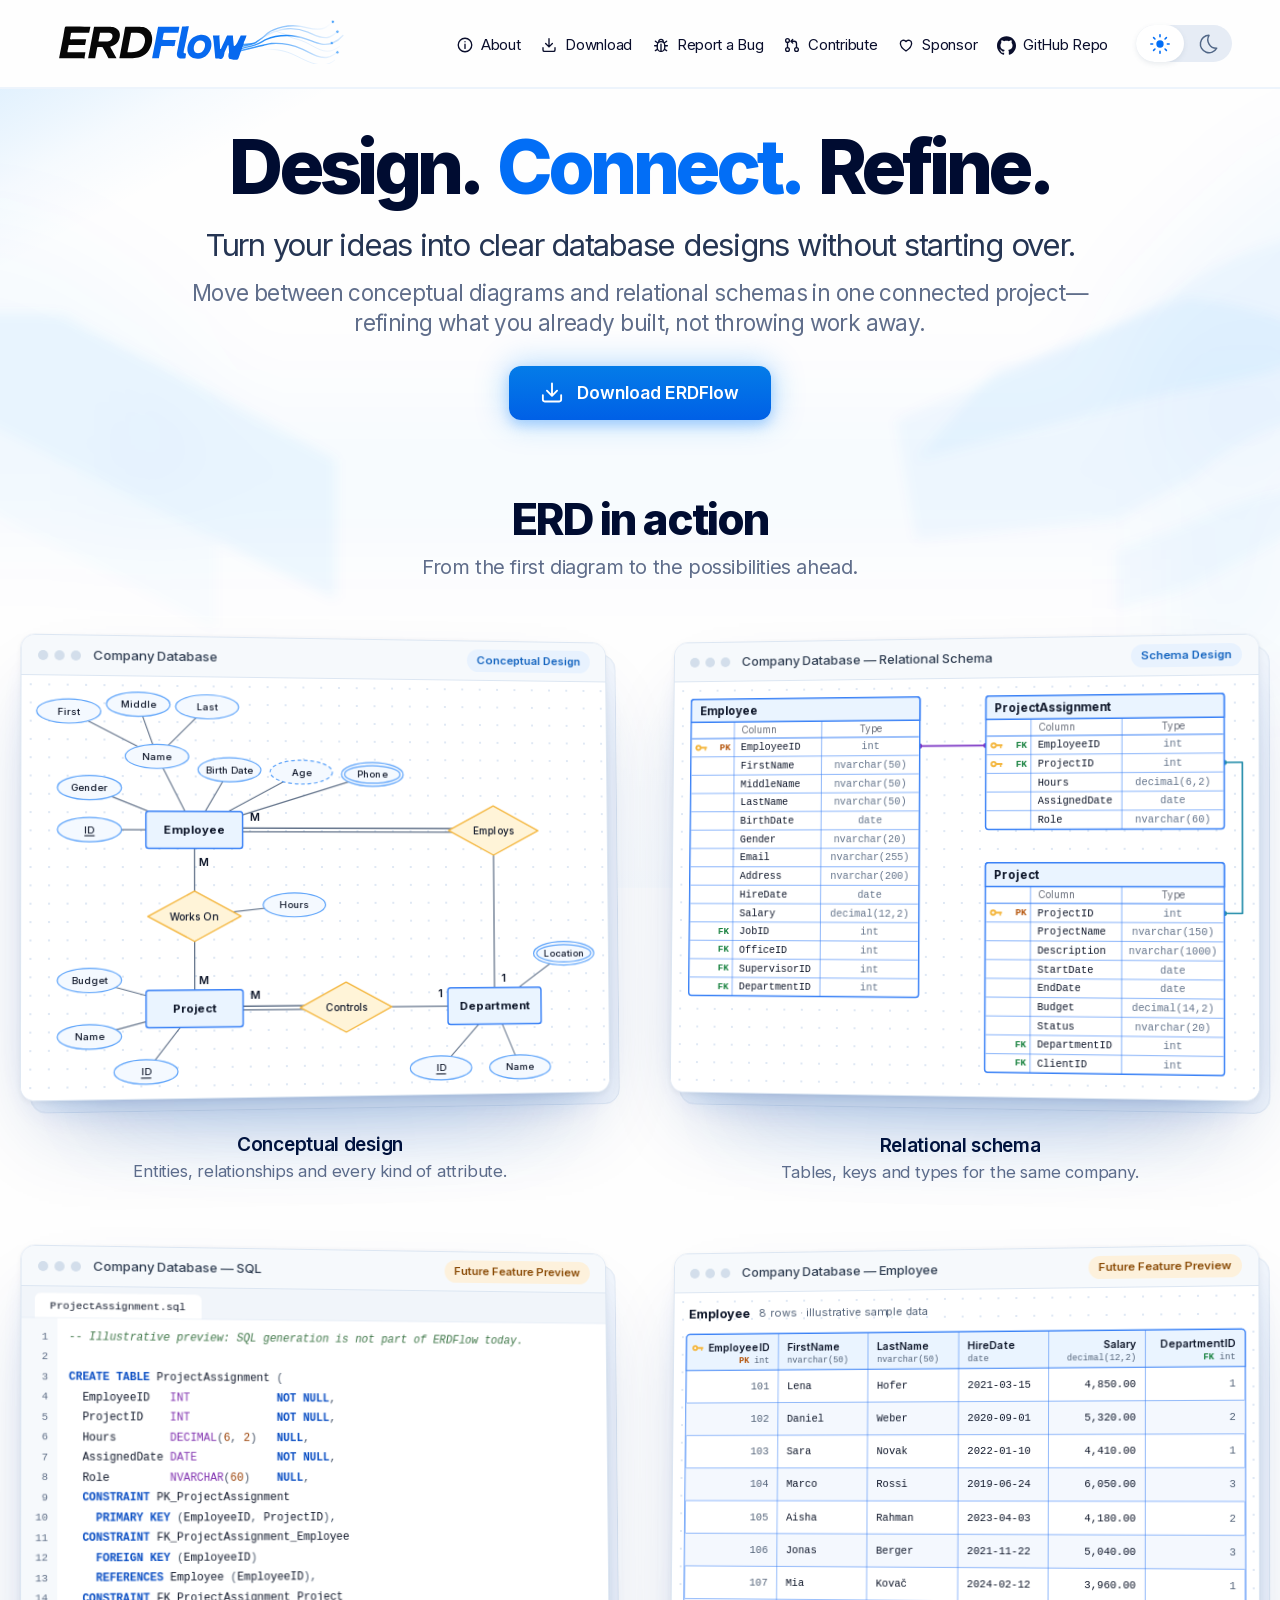
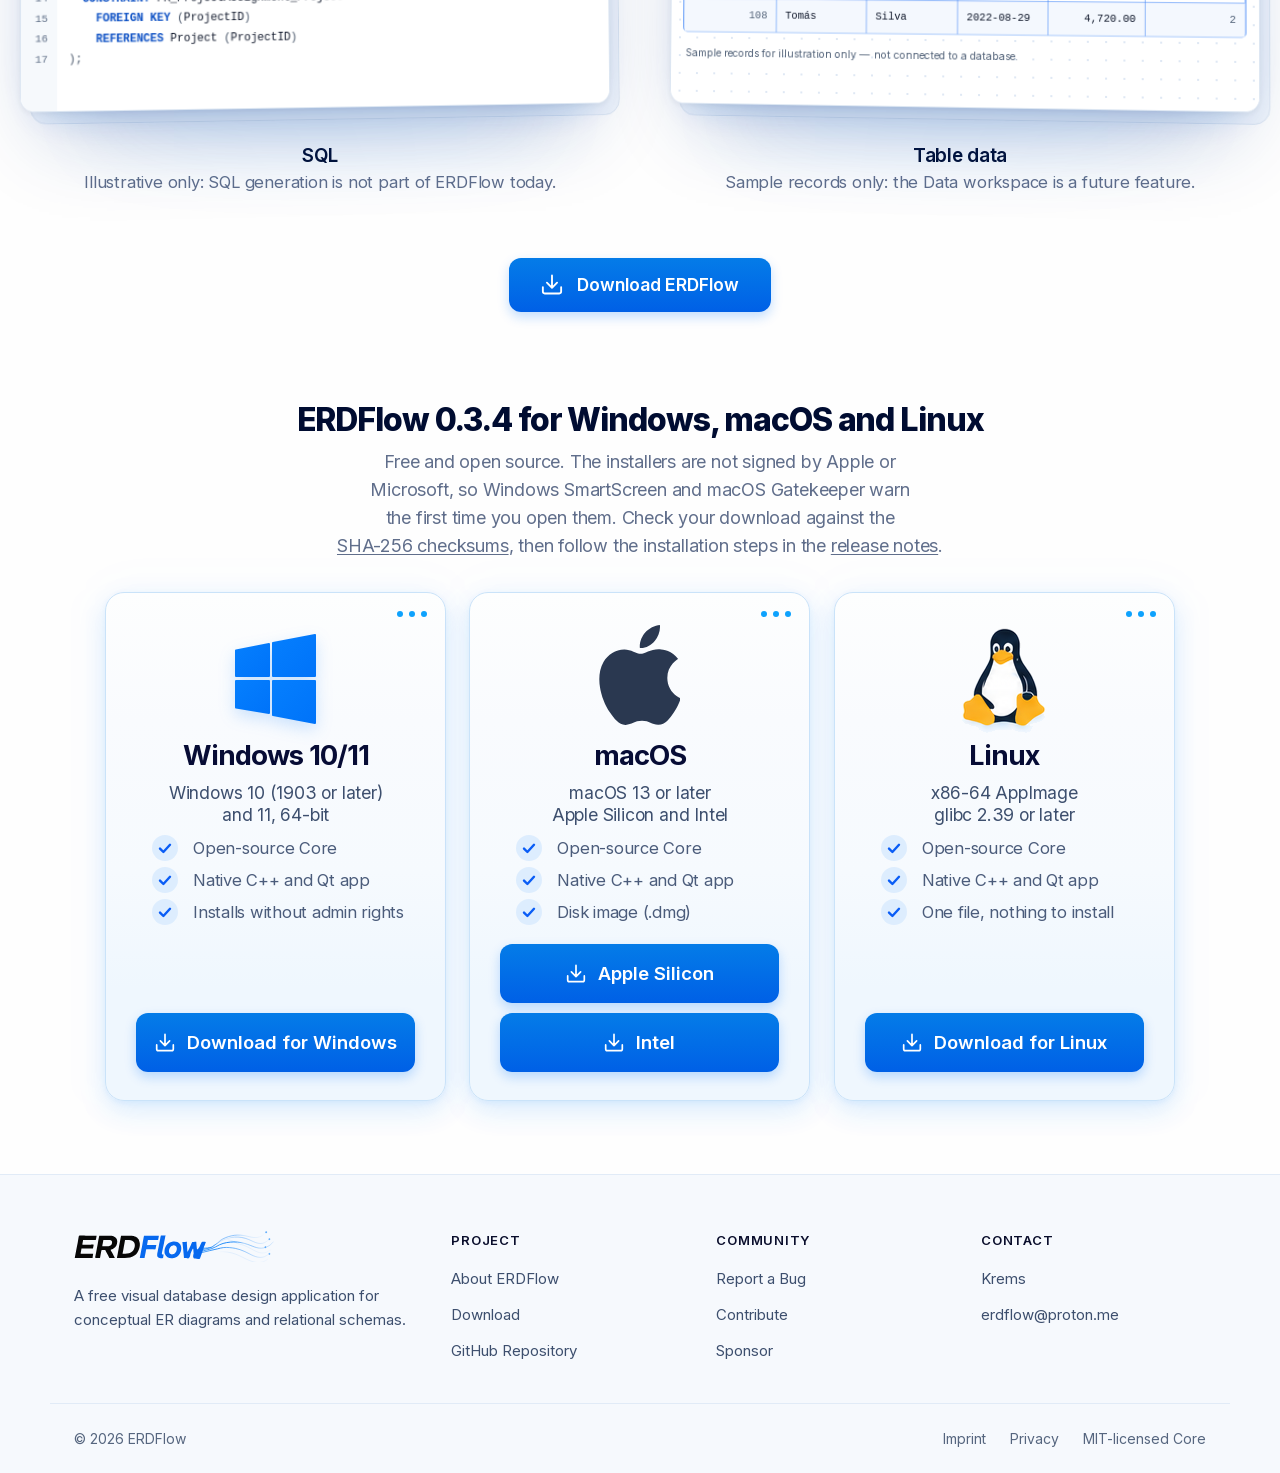
<file: index.html>
<!DOCTYPE html><html lang="en" data-theme="light" class="LINzvG_variable h-full antialiased"><head><meta charSet="utf-8"/><meta name="viewport" content="width=device-width, initial-scale=1"/><link rel="preload" href="/_next/static/media/07c7676b89ed2778-s.p.2bn3s6zvc0dyp.woff2" as="font" crossorigin="" type="font/woff2"/><link rel="preload" as="image" href="/brand/erdflow-logo-light.svg"/><link rel="preload" as="image" href="/brand/erdflow-logo-dark.svg"/><link rel="stylesheet" href="/_next/static/chunks/0tp2pt9yuttci.css" data-precedence="next"/><link rel="preload" as="script" fetchPriority="low" href="/_next/static/chunks/1kexj4s7oxhs2.js"/><script src="/_next/static/chunks/1qgsra9n_8u9w.js" async=""></script><script src="/_next/static/chunks/0d66q46efh1wk.js" async=""></script><script src="/_next/static/chunks/1uxpqwop7q_ga.js" async=""></script><script src="/_next/static/chunks/turbopack-3-ry682tkyiqk.js" async=""></script><script src="/_next/static/chunks/0umf92h1sb77c.js" async=""></script><script src="/_next/static/chunks/15pqqz5ux6dor.js" async=""></script><script src="/_next/static/chunks/27kii70h_k_fs.js" async=""></script><link rel="preload" href="https://static.cloudflareinsights.com/beacon.min.js" as="script"/><title>ERDFlow — Visual Database Design</title><meta name="description" content="ERDFlow is a visual database design project for building conceptual diagrams and relational schemas. Explore the project and follow its development toward the first desktop release."/><meta name="application-name" content="ERDFlow"/><link rel="canonical" href="https://erdflow.app"/><meta property="og:title" content="ERDFlow — Visual Database Design"/><meta property="og:description" content="ERDFlow is a visual database design project for building conceptual diagrams and relational schemas. Explore the project and follow its development toward the first desktop release."/><meta property="og:url" content="https://erdflow.app"/><meta property="og:site_name" content="ERDFlow"/><meta property="og:locale" content="en_US"/><meta property="og:image" content="https://erdflow.app/opengraph-image.png?opengraph-image.140eve2hhe74n.png"/><meta property="og:image:type" content="image/png"/><meta property="og:image:width" content="1200"/><meta property="og:image:height" content="630"/><meta property="og:image:alt" content="ERDFlow — Visual Database Design"/><meta property="og:type" content="website"/><meta name="twitter:card" content="summary_large_image"/><meta name="twitter:title" content="ERDFlow — Visual Database Design"/><meta name="twitter:description" content="ERDFlow is a visual database design project for building conceptual diagrams and relational schemas. Explore the project and follow its development toward the first desktop release."/><meta name="twitter:image" content="https://erdflow.app/twitter-image.png?twitter-image.140eve2hhe74n.png"/><meta name="twitter:image:alt" content="ERDFlow — Visual Database Design"/><meta name="twitter:image:type" content="image/png"/><meta name="twitter:image:width" content="1200"/><meta name="twitter:image:height" content="630"/><link rel="icon" href="/favicon.ico?favicon.243hpi4hwtowo.ico" sizes="48x48" type="image/x-icon"/><link rel="icon" href="/icon.svg?icon.0zv8mpn6z60lw.svg" sizes="any" type="image/svg+xml"/><meta name="next-size-adjust" content=""/><script>(function(){var t=null;try{t=localStorage.getItem("erdflow-theme")}catch(e){}if(t!=="light"&&t!=="dark")t=window.matchMedia&&matchMedia("(prefers-color-scheme: dark)").matches?"dark":"light";document.documentElement.setAttribute("data-theme",t)})()</script><script src="/_next/static/chunks/0cz1d0mv5g_q7.js" noModule=""></script></head><body class="min-h-full flex flex-col"><div hidden=""><!--$--><!--/$--></div><header class="flex min-h-[89px] items-center border-b-2 border-(--header-rule) bg-(--header-bg) pr-12 pl-[59px] max-[1239px]:flex-wrap max-[1239px]:gap-y-4 max-[1239px]:py-4 max-[1100px]:px-6 max-[760px]:gap-y-5 max-[760px]:py-5"><a class="-mt-[3px] flex min-w-0 flex-[0_0_286px] min-[1100px]:-ml-px max-[1100px]:basis-[210px] max-[760px]:flex-1" aria-label="ERDFlow home" href="/"><img alt="" width="286" height="44" decoding="async" data-nimg="1" class="h-auto w-full max-w-[286px] dark:hidden" style="color:transparent" src="/brand/erdflow-logo-light.svg"/><img alt="" width="286" height="44" decoding="async" data-nimg="1" class="hidden h-auto w-full max-w-[286px] dark:block" style="color:transparent" src="/brand/erdflow-logo-dark.svg"/></a><nav class="ml-auto flex items-center gap-[30px] pt-[3px] text-base leading-6 tracking-[-0.3px] text-(--nav-text) max-[1359px]:gap-5 max-[1359px]:text-[15px] max-[1239px]:order-3 max-[1239px]:ml-0 max-[1239px]:w-full max-[1239px]:flex-wrap max-[1239px]:justify-center max-[1239px]:gap-x-7 max-[1239px]:gap-y-3 max-[1239px]:pt-0 max-[1239px]:text-base max-[800px]:grid max-[800px]:grid-cols-[repeat(3,auto)] max-[800px]:gap-x-8 max-[640px]:gap-x-5 max-[640px]:text-[14.5px] max-[380px]:grid-cols-[repeat(2,auto)] max-[380px]:gap-x-10" aria-label="Main navigation"><a class="inline-flex items-center gap-[7px] whitespace-nowrap hover:text-(--headline-accent) max-[800px]:justify-self-start" href="/about"><svg width="18" height="18" viewBox="0 0 24 24" fill="none" stroke="currentColor" stroke-width="1.8" stroke-linecap="round" stroke-linejoin="round" aria-hidden="true" focusable="false" class="shrink-0"><circle cx="12" cy="12" r="9"></circle><path d="M12 11v5.5M12 7.6v.1"></path></svg>About</a><a class="inline-flex items-center gap-[7px] whitespace-nowrap hover:text-(--headline-accent) max-[800px]:justify-self-start" href="/#downloads"><svg width="18" height="18" viewBox="0 0 24 24" fill="none" stroke="currentColor" stroke-width="1.8" stroke-linecap="round" stroke-linejoin="round" aria-hidden="true" focusable="false" class="shrink-0"><path d="M12 3.5v11m-4.5-4.5 4.5 4.5 4.5-4.5M4 15.5v3a2 2 0 0 0 2 2h12a2 2 0 0 0 2-2v-3"></path></svg>Download</a><a href="https://github.com/Zain-Orwa/erdflow/issues/new" class="inline-flex items-center gap-[7px] whitespace-nowrap hover:text-(--headline-accent) max-[800px]:justify-self-start"><svg width="18" height="18" viewBox="0 0 24 24" fill="none" stroke="currentColor" stroke-width="1.8" stroke-linecap="round" stroke-linejoin="round" aria-hidden="true" focusable="false" class="shrink-0"><path d="M9 7.5a3 3 0 0 1 6 0"></path><rect x="7" y="7.5" width="10" height="13" rx="5"></rect><path d="M12 11v9.5M3.5 13H7m10 0h3.5M4.5 19.5 7.4 17.6M19.5 19.5l-2.9-1.9M4.5 7l2.8 2M19.5 7l-2.8 2"></path></svg>Report a Bug</a><a href="https://github.com/Zain-Orwa/erdflow/blob/main/docs/DEVELOPMENT.md" class="inline-flex items-center gap-[7px] whitespace-nowrap hover:text-(--headline-accent) max-[800px]:justify-self-start"><svg width="18" height="18" viewBox="0 0 24 24" fill="none" stroke="currentColor" stroke-width="1.8" stroke-linecap="round" stroke-linejoin="round" aria-hidden="true" focusable="false" class="shrink-0"><circle cx="6" cy="6" r="2.5"></circle><circle cx="6" cy="18" r="2.5"></circle><circle cx="18" cy="18" r="2.5"></circle><path d="M6 8.5v7M18 15.5V10a3 3 0 0 0-3-3h-4.5m2.5-2.5L10.5 7 13 9.5"></path></svg>Contribute</a><a class="inline-flex items-center gap-[7px] whitespace-nowrap hover:text-(--headline-accent) max-[800px]:justify-self-start" href="/about#sponsor"><svg width="18" height="18" viewBox="0 0 24 24" fill="none" stroke="currentColor" stroke-width="1.8" stroke-linecap="round" stroke-linejoin="round" aria-hidden="true" focusable="false" class="shrink-0"><path d="M12 20s-7.5-4.6-7.5-10.2A4.1 4.1 0 0 1 12 7.5a4.1 4.1 0 0 1 7.5 2.3C19.5 15.4 12 20 12 20Z"></path></svg>Sponsor</a><a href="https://github.com/Zain-Orwa/erdflow" class="inline-flex items-center gap-[7px] whitespace-nowrap hover:text-(--headline-accent) max-[800px]:justify-self-start"><svg width="19" height="19" viewBox="0 0 24 24" fill="currentColor" aria-hidden="true" focusable="false" class="shrink-0"><path d="M12 .297c-6.63 0-12 5.373-12 12 0 5.303 3.438 9.8 8.205 11.385.6.113.82-.258.82-.577 0-.285-.01-1.04-.015-2.04-3.338.724-4.042-1.61-4.042-1.61C4.422 18.07 3.633 17.7 3.633 17.7c-1.087-.744.084-.729.084-.729 1.205.084 1.838 1.236 1.838 1.236 1.07 1.835 2.809 1.305 3.495.998.108-.776.417-1.305.76-1.605-2.665-.3-5.466-1.332-5.466-5.93 0-1.31.465-2.38 1.235-3.22-.135-.303-.54-1.523.105-3.176 0 0 1.005-.322 3.3 1.23.96-.267 1.98-.399 3-.405 1.02.006 2.04.138 3 .405 2.28-1.552 3.285-1.23 3.285-1.23.645 1.653.24 2.873.12 3.176.765.84 1.23 1.91 1.23 3.22 0 4.61-2.805 5.625-5.475 5.92.42.36.81 1.096.81 2.22 0 1.606-.015 2.896-.015 3.286 0 .315.21.69.825.57C20.565 22.092 24 17.592 24 12.297c0-6.627-5.373-12-12-12"></path></svg>GitHub Repo</a></nav><div class="ml-10 flex h-[37px] flex-[0_0_96px] rounded-[19px] bg-(--toggle-track) max-[1359px]:ml-7 max-[1239px]:ml-auto" role="group" aria-label="Color theme"><button type="button" class="grid h-[37px] w-12 cursor-pointer place-items-center rounded-[19px] border border-transparent p-0 border-(--toggle-selected-border) bg-(--toggle-selected-bg) text-(--toggle-selected-icon) shadow-(--toggle-selected-shadow) dark:border-transparent dark:bg-transparent dark:text-(--toggle-icon) dark:shadow-none" aria-label="Light mode"><svg width="22" height="22" viewBox="0 0 24 24" aria-hidden="true" focusable="false"><circle cx="12" cy="12" r="4" fill="currentColor"></circle><path d="M12 2v2m0 16v2M2 12h2m16 0h2M5 5l1.5 1.5m11 11L19 19M5 19l1.5-1.5m11-11L19 5" stroke="currentColor" stroke-width="1.7" stroke-linecap="round"></path></svg></button><button type="button" class="grid h-[37px] w-12 cursor-pointer place-items-center rounded-[19px] border border-transparent p-0 text-(--toggle-icon) dark:border-(--toggle-selected-border) dark:bg-(--toggle-selected-bg) dark:text-(--toggle-selected-icon) dark:shadow-(--toggle-selected-shadow)" aria-label="Dark mode"><svg width="22" height="22" viewBox="0 0 24 24" fill="none" aria-hidden="true" focusable="false"><path d="M13.1 2.5a9.5 9.5 0 1 0 8.4 14.1A9.4 9.4 0 0 1 13.1 2.5Z" stroke="currentColor" stroke-width="1.6" stroke-linejoin="round"></path></svg></button></div></header><main class="relative isolate flex-1 bg-background [--hero-gap:clamp(12px,11.36svh_-_69.2px,43px)] [--hero-top:clamp(8px,10.45svh_-_66.3px,37px)]"><div class="pointer-events-none absolute inset-x-0 top-0 -z-10 h-[899px] overflow-hidden opacity-(--wave-strength)" aria-hidden="true"><svg class="absolute top-0 left-1/2 -translate-x-1/2" width="2248" height="899" viewBox="-400 89 2248 899" focusable="false"><defs><filter id="wave-edge" filterUnits="userSpaceOnUse" x="-400" y="0" width="2248" height="1100"><feGaussianBlur stdDeviation="6"></feGaussianBlur></filter><filter id="wave-wash" filterUnits="userSpaceOnUse" x="-400" y="0" width="2248" height="1100"><feGaussianBlur stdDeviation="45"></feGaussianBlur></filter><linearGradient id="corner-wash" gradientUnits="userSpaceOnUse" x1="0" y1="89" x2="95" y2="265"><stop offset="0" style="stop-color:var(--wave)" stop-opacity="0.12"></stop><stop offset="0.15" style="stop-color:var(--wave)" stop-opacity="0.118"></stop><stop offset="0.45" style="stop-color:var(--wave)" stop-opacity="0.071"></stop><stop offset="0.65" style="stop-color:var(--wave)" stop-opacity="0.035"></stop><stop offset="0.875" style="stop-color:var(--wave)" stop-opacity="0.012"></stop><stop offset="1" style="stop-color:var(--wave)" stop-opacity="0"></stop></linearGradient><radialGradient id="bottom-tint" gradientUnits="userSpaceOnUse" cx="724" cy="1000" r="650" gradientTransform="translate(0 680) scale(1 0.32)"><stop offset="0" style="stop-color:var(--wave)" stop-opacity="0.016"></stop><stop offset="1" style="stop-color:var(--wave)" stop-opacity="0"></stop></radialGradient></defs><rect x="-400" y="89" width="1000" height="400" fill="url(#corner-wash)"></rect><g style="transform:translateY(calc(var(--hero-top) + var(--hero-gap) - 161px))"><rect x="-400" y="700" width="2248" height="288" fill="url(#bottom-tint)"></rect><g style="fill:var(--wave)" filter="url(#wave-wash)"><path d="M1700 150V640L1300 560 1180 470 1230 380 1360 260Z" fill-opacity="0.038"></path><path d="M1250 600H1700V820H1250Z" fill-opacity="0.015"></path><path d="M1250 480H1400L1350 760H1250Z" fill-opacity="0.03"></path><path d="M-400 300 120 330 260 420 300 520 200 640-400 640Z" fill-opacity="0.03"></path><path class="max-[1059px]:hidden" d="M200 500H1250V650H200Z" fill-opacity="0.03"></path></g><g style="fill:var(--wave)" filter="url(#wave-edge)"><path d="M1700 300 1448 322C1380 333 1300 358 1260 392 1220 420 1160 440 1100 470L980 520 1000 640 1200 620 1280 576C1312 544 1376 512 1448 505L1700 495Z" fill-opacity="0.04"></path><path d="M1270 398C1320 402 1380 418 1410 440 1390 470 1320 482 1260 492L1150 520 1000 560 1080 470C1150 450 1210 420 1270 398Z" fill-opacity="0.05"></path><path d="M1700 575 1448 578C1380 585 1320 600 1270 625L1200 650 1200 710 1270 690C1320 664 1352 648 1400 616L1448 606 1700 596Z" fill-opacity="0.03"></path><path d="M-400 412 30 414C90 414 130 412 150 416 176 432 208 448 240 464L300 495 420 560 420 700 300 640 176 576 144 560 80 528 32 496 0 476-400 470Z" fill-opacity="0.055"></path><path d="M-400 470 0 476 32 496 80 528 144 560 176 576 300 640 300 730 160 656 96 624 48 592 0 572-400 565Z" fill-opacity="0.02"></path></g></g></svg></div><section class="px-6 pt-[var(--hero-top)] pb-[var(--hero-gap)] text-center max-[760px]:px-5" aria-labelledby="hero-title"><h1 id="hero-title" class="text-[clamp(48px,5.87vw,85px)] leading-[100px] font-[800] tracking-[-0.0627em] [word-spacing:0.068em] text-(--headline) max-[1100px]:leading-[1.15] max-[760px]:text-[clamp(40px,8vw,58px)]"><span class="inline-block">Design.</span> <span class="inline-block text-(--headline-accent)">Connect.</span> <span class="inline-block">Refine.</span></h1><p class="mx-auto mt-[8px] text-[31px] leading-10 tracking-[-1.25px] text-(--subtitle) max-[1100px]:mt-5 max-[1100px]:text-[28px] max-[1100px]:leading-9 max-[760px]:text-2xl max-[760px]:leading-8 max-[760px]:tracking-[-0.5px]">Turn your ideas into clear database designs without starting over.</p><p class="mx-auto mt-[13px] max-w-[1000px] text-[22.5px] leading-[30px] tracking-[-0.58px] text-(--description) max-[1100px]:max-w-[850px] max-[1100px]:text-[21px] max-[760px]:text-[18px] max-[760px]:leading-[27px] max-[760px]:tracking-normal">Move between conceptual diagrams and relational schemas in one connected <span class="whitespace-nowrap">project—</span><br class="max-[1100px]:hidden"/>refining what you already built, not throwing work away.</p><div class="mt-7 flex justify-center max-[760px]:mt-6"><a href="#downloads" class="inline-flex h-[54px] items-center justify-center gap-[14px] rounded-[12px] bg-(image:--button-bg) px-8 text-[17.5px] font-semibold text-white shadow-(--cta-glow)"><svg width="22" height="22" viewBox="0 0 26 26" fill="none" aria-hidden="true" focusable="false"><path d="M13 1.8v14.5m-6-6 6 6 6-6M2.2 15.5v5.3a2.2 2.2 0 0 0 2.2 2.2h17.2a2.2 2.2 0 0 0 2.2-2.2v-5.3" stroke="currentColor" stroke-width="2.2" stroke-linecap="round" stroke-linejoin="round"></path></svg>Download ERDFlow</a></div></section><section aria-labelledby="erd-in-action-title" class="px-6 pt-10 pb-[88px] max-[760px]:px-4 max-[760px]:pt-8 max-[760px]:pb-16"><h2 id="erd-in-action-title" class="text-center text-[44px] leading-[52px] font-[800] tracking-[-0.045em] text-(--headline) max-[760px]:text-[34px] max-[760px]:leading-[42px]">ERD in action</h2><p class="mx-auto mt-2 text-center text-[20px] leading-7 tracking-[-0.4px] text-balance text-(--description) max-[760px]:text-[17px] max-[760px]:leading-6">From the first diagram to the possibilities ahead.</p><div class="mx-auto mt-14 grid max-w-[1328px] grid-cols-1 justify-items-center gap-x-12 gap-y-16 min-[1200px]:grid-cols-2 max-[760px]:mt-10"><figure class="m-0 flex w-full max-w-[640px] flex-col"><div class="relative [perspective:1800px]"><div aria-hidden="true" class="absolute inset-x-[12%] -bottom-7 h-12 rounded-[50%] bg-(--showcase-floor) blur-2xl"></div><div class="relative [transform-style:preserve-3d] min-[1200px]:[transform:rotateY(7deg)_rotateX(2deg)]"><div aria-hidden="true" class="absolute inset-0 translate-x-[10px] translate-y-[12px] rounded-[16px] border border-(--showcase-border) bg-(--showcase-sheet)"></div><div class="relative overflow-hidden rounded-[14px] border border-(--showcase-border) bg-(--showcase-canvas) shadow-(--showcase-shadow)"><div class="flex h-10 items-center gap-3 border-b border-(--showcase-border) bg-(--showcase-bar) px-4"><span class="flex gap-[6px]" aria-hidden="true"><span class="size-[10px] rounded-full bg-(--showcase-dot)"></span><span class="size-[10px] rounded-full bg-(--showcase-dot)"></span><span class="size-[10px] rounded-full bg-(--showcase-dot)"></span></span><span class="min-w-0 flex-1 truncate text-[13px] font-medium text-(--showcase-title)">Company Database</span><span class="shrink-0 rounded-full px-[10px] py-[3px] text-[11.5px] font-semibold bg-(--showcase-chip) text-(--showcase-chip-text)">Conceptual Design</span></div><div class="overflow-hidden bg-(--showcase-canvas) bg-[radial-gradient(var(--showcase-grid)_1px,transparent_1.2px)] bg-size-[18px_18px] max-[560px]:[mask-image:linear-gradient(90deg,transparent,#000_9%,#000_91%,transparent)]"><div class="relative left-1/2 w-full min-w-[500px] -translate-x-1/2"><svg viewBox="0 0 640 452" role="img" aria-labelledby="conceptual-example-title conceptual-example-desc" class="block h-auto w-full"><title id="conceptual-example-title">Conceptual ER diagram of a company</title><desc id="conceptual-example-desc">Employee works on Project, many to many, recording the hours worked. Department employs every employee and controls every project, one department to many of each. Employee has a key ID, a composite Name made of First, Middle and Last, Gender, Birth Date, an Age derived from it and any number of Phone numbers. Project has a key ID, a Name and a Budget. Department has a key ID, a Name and any number of Locations.</desc><g fill="none" stroke-width="1.2" class="stroke-(--erd-connector)"><line x1="72" y1="165" x2="184" y2="165"></line><line x1="144" y1="86" x2="184" y2="165"></line><line x1="50" y1="38" x2="144" y2="86"></line><line x1="124" y1="30" x2="144" y2="86"></line><line x1="198" y1="32" x2="144" y2="86"></line><line x1="72" y1="120" x2="184" y2="165"></line><line x1="222" y1="100" x2="184" y2="165"></line><line x1="300" y1="102" x2="184" y2="165"></line><line x1="378" y1="104" x2="184" y2="165"></line><line x1="292" y1="246" x2="184" y2="258"></line><line x1="132" y1="424" x2="184" y2="357"></line><line x1="72" y1="386" x2="184" y2="357"></line><line x1="72" y1="326" x2="184" y2="357"></line><line x1="452" y1="424" x2="512" y2="357"></line><line x1="540" y1="424" x2="512" y2="357"></line><line x1="590" y1="300" x2="512" y2="357"></line></g><g fill="none" stroke-width="1.4" class="stroke-(--erd-connector)"><line x1="184" y1="258" x2="184" y2="165"></line><line x1="184" y1="258" x2="184" y2="357"></line><line x1="348" y1="355" x2="184" y2="355"></line><line x1="348" y1="359" x2="184" y2="359"></line><line x1="348" y1="357" x2="512" y2="357"></line><line x1="512" y1="163" x2="184" y2="163"></line><line x1="512" y1="167" x2="184" y2="167"></line><line x1="512" y1="165" x2="512" y2="357"></line></g><g class="fill-(--erd-text) text-[12px] font-semibold"><text x="194" y="200" text-anchor="middle" dominant-baseline="central" class="">M</text><text x="194" y="326" text-anchor="middle" dominant-baseline="central" class="">M</text><text x="250" y="343" text-anchor="middle" dominant-baseline="central" class="">M</text><text x="452" y="343" text-anchor="middle" dominant-baseline="central" class="">1</text><text x="250" y="151" text-anchor="middle" dominant-baseline="central" class="">M</text><text x="522" y="326" text-anchor="middle" dominant-baseline="central" class="">1</text></g><g stroke-width="1.3" class="fill-(--erd-attribute-fill) stroke-(--erd-attribute-line)"><ellipse cx="72" cy="165" rx="34" ry="13"></ellipse><text x="72" y="165" text-anchor="middle" dominant-baseline="central" class="fill-(--erd-text) stroke-none text-[10.5px] font-medium underline">ID</text></g><g stroke-width="1.3" class="fill-(--erd-attribute-fill) stroke-(--erd-attribute-line)"><ellipse cx="144" cy="86" rx="34" ry="13"></ellipse><text x="144" y="86" text-anchor="middle" dominant-baseline="central" class="fill-(--erd-text) stroke-none text-[10.5px] font-medium ">Name</text></g><g stroke-width="1.3" class="fill-(--erd-attribute-fill) stroke-(--erd-attribute-line)"><ellipse cx="50" cy="38" rx="34" ry="13"></ellipse><text x="50" y="38" text-anchor="middle" dominant-baseline="central" class="fill-(--erd-text) stroke-none text-[10.5px] font-medium ">First</text></g><g stroke-width="1.3" class="fill-(--erd-attribute-fill) stroke-(--erd-attribute-line)"><ellipse cx="124" cy="30" rx="34" ry="13"></ellipse><text x="124" y="30" text-anchor="middle" dominant-baseline="central" class="fill-(--erd-text) stroke-none text-[10.5px] font-medium ">Middle</text></g><g stroke-width="1.3" class="fill-(--erd-attribute-fill) stroke-(--erd-attribute-line)"><ellipse cx="198" cy="32" rx="34" ry="13"></ellipse><text x="198" y="32" text-anchor="middle" dominant-baseline="central" class="fill-(--erd-text) stroke-none text-[10.5px] font-medium ">Last</text></g><g stroke-width="1.3" class="fill-(--erd-attribute-fill) stroke-(--erd-attribute-line)"><ellipse cx="72" cy="120" rx="34" ry="13"></ellipse><text x="72" y="120" text-anchor="middle" dominant-baseline="central" class="fill-(--erd-text) stroke-none text-[10.5px] font-medium ">Gender</text></g><g stroke-width="1.3" class="fill-(--erd-attribute-fill) stroke-(--erd-attribute-line)"><ellipse cx="222" cy="100" rx="34" ry="13"></ellipse><text x="222" y="100" text-anchor="middle" dominant-baseline="central" class="fill-(--erd-text) stroke-none text-[10.5px] font-medium ">Birth Date</text></g><g stroke-width="1.3" class="fill-(--erd-attribute-fill) stroke-(--erd-attribute-line)"><ellipse cx="300" cy="102" rx="34" ry="13" stroke-dasharray="4 3"></ellipse><text x="300" y="102" text-anchor="middle" dominant-baseline="central" class="fill-(--erd-text) stroke-none text-[10.5px] font-medium ">Age</text></g><g stroke-width="1.3" class="fill-(--erd-attribute-fill) stroke-(--erd-attribute-line)"><ellipse cx="378" cy="104" rx="34" ry="13"></ellipse><ellipse cx="378" cy="104" rx="30.5" ry="9.5" fill="none"></ellipse><text x="378" y="104" text-anchor="middle" dominant-baseline="central" class="fill-(--erd-text) stroke-none text-[10.5px] font-medium ">Phone</text></g><g stroke-width="1.3" class="fill-(--erd-attribute-fill) stroke-(--erd-attribute-line)"><ellipse cx="292" cy="246" rx="34" ry="13"></ellipse><text x="292" y="246" text-anchor="middle" dominant-baseline="central" class="fill-(--erd-text) stroke-none text-[10.5px] font-medium ">Hours</text></g><g stroke-width="1.3" class="fill-(--erd-attribute-fill) stroke-(--erd-attribute-line)"><ellipse cx="132" cy="424" rx="34" ry="13"></ellipse><text x="132" y="424" text-anchor="middle" dominant-baseline="central" class="fill-(--erd-text) stroke-none text-[10.5px] font-medium underline">ID</text></g><g stroke-width="1.3" class="fill-(--erd-attribute-fill) stroke-(--erd-attribute-line)"><ellipse cx="72" cy="386" rx="34" ry="13"></ellipse><text x="72" y="386" text-anchor="middle" dominant-baseline="central" class="fill-(--erd-text) stroke-none text-[10.5px] font-medium ">Name</text></g><g stroke-width="1.3" class="fill-(--erd-attribute-fill) stroke-(--erd-attribute-line)"><ellipse cx="72" cy="326" rx="34" ry="13"></ellipse><text x="72" y="326" text-anchor="middle" dominant-baseline="central" class="fill-(--erd-text) stroke-none text-[10.5px] font-medium ">Budget</text></g><g stroke-width="1.3" class="fill-(--erd-attribute-fill) stroke-(--erd-attribute-line)"><ellipse cx="452" cy="424" rx="34" ry="13"></ellipse><text x="452" y="424" text-anchor="middle" dominant-baseline="central" class="fill-(--erd-text) stroke-none text-[10.5px] font-medium underline">ID</text></g><g stroke-width="1.3" class="fill-(--erd-attribute-fill) stroke-(--erd-attribute-line)"><ellipse cx="540" cy="424" rx="34" ry="13"></ellipse><text x="540" y="424" text-anchor="middle" dominant-baseline="central" class="fill-(--erd-text) stroke-none text-[10.5px] font-medium ">Name</text></g><g stroke-width="1.3" class="fill-(--erd-attribute-fill) stroke-(--erd-attribute-line)"><ellipse cx="590" cy="300" rx="34" ry="13"></ellipse><ellipse cx="590" cy="300" rx="30.5" ry="9.5" fill="none"></ellipse><text x="590" y="300" text-anchor="middle" dominant-baseline="central" class="fill-(--erd-text) stroke-none text-[10.5px] font-medium ">Location</text></g><g stroke-width="1.5" class="fill-(--erd-relationship-fill) stroke-(--erd-relationship-line)"><path d="M184 231L234 258L184 285L134 258Z" stroke-linejoin="round"></path><text x="184" y="258" text-anchor="middle" dominant-baseline="central" class="fill-(--erd-text) stroke-none text-[11px] font-medium">Works On</text></g><g stroke-width="1.5" class="fill-(--erd-relationship-fill) stroke-(--erd-relationship-line)"><path d="M348 330L398 357L348 384L298 357Z" stroke-linejoin="round"></path><text x="348" y="357" text-anchor="middle" dominant-baseline="central" class="fill-(--erd-text) stroke-none text-[11px] font-medium">Controls</text></g><g stroke-width="1.5" class="fill-(--erd-relationship-fill) stroke-(--erd-relationship-line)"><path d="M512 138L562 165L512 192L462 165Z" stroke-linejoin="round"></path><text x="512" y="165" text-anchor="middle" dominant-baseline="central" class="fill-(--erd-text) stroke-none text-[11px] font-medium">Employs</text></g><g stroke-width="1.6" class="fill-(--erd-entity-fill) stroke-(--erd-entity-line)"><rect x="132" y="145" width="104" height="40" rx="3"></rect><text x="184" y="165" text-anchor="middle" dominant-baseline="central" class="fill-(--erd-text) stroke-none text-[12.5px] font-bold">Employee</text></g><g stroke-width="1.6" class="fill-(--erd-entity-fill) stroke-(--erd-entity-line)"><rect x="132" y="337" width="104" height="40" rx="3"></rect><text x="184" y="357" text-anchor="middle" dominant-baseline="central" class="fill-(--erd-text) stroke-none text-[12.5px] font-bold">Project</text></g><g stroke-width="1.6" class="fill-(--erd-entity-fill) stroke-(--erd-entity-line)"><rect x="460" y="337" width="104" height="40" rx="3"></rect><text x="512" y="357" text-anchor="middle" dominant-baseline="central" class="fill-(--erd-text) stroke-none text-[12.5px] font-bold">Department</text></g></svg></div></div></div></div></div><figcaption class="mt-9 text-center"><span class="block text-[19px] leading-7 font-semibold tracking-[-0.3px] text-(--headline)">Conceptual design</span><span class="block text-[16.5px] leading-6 tracking-[-0.2px] text-(--description)">Entities, relationships and every kind of attribute.</span></figcaption></figure><figure class="m-0 flex w-full max-w-[640px] flex-col"><div class="relative [perspective:1800px]"><div aria-hidden="true" class="absolute inset-x-[12%] -bottom-7 h-12 rounded-[50%] bg-(--showcase-floor) blur-2xl"></div><div class="relative [transform-style:preserve-3d] min-[1200px]:[transform:rotateY(-7deg)_rotateX(2deg)]"><div aria-hidden="true" class="absolute inset-0 translate-x-[10px] translate-y-[12px] rounded-[16px] border border-(--showcase-border) bg-(--showcase-sheet)"></div><div class="relative overflow-hidden rounded-[14px] border border-(--showcase-border) bg-(--showcase-canvas) shadow-(--showcase-shadow)"><div class="flex h-10 items-center gap-3 border-b border-(--showcase-border) bg-(--showcase-bar) px-4"><span class="flex gap-[6px]" aria-hidden="true"><span class="size-[10px] rounded-full bg-(--showcase-dot)"></span><span class="size-[10px] rounded-full bg-(--showcase-dot)"></span><span class="size-[10px] rounded-full bg-(--showcase-dot)"></span></span><span class="min-w-0 flex-1 truncate text-[13px] font-medium text-(--showcase-title)">Company Database — Relational Schema</span><span class="shrink-0 rounded-full px-[10px] py-[3px] text-[11.5px] font-semibold bg-(--showcase-chip) text-(--showcase-chip-text)">Schema Design</span></div><div class="overflow-hidden bg-(--showcase-canvas) bg-[radial-gradient(var(--showcase-grid)_1px,transparent_1.2px)] bg-size-[18px_18px] max-[560px]:[mask-image:linear-gradient(90deg,#000_82%,transparent)]"><div class="w-full min-w-[500px]"><svg viewBox="0 0 600 424" role="img" aria-labelledby="schema-example-title schema-example-desc" class="block h-auto w-full"><title id="schema-example-title">Relational schema of a company</title><desc id="schema-example-desc">Three tables. Employee has the primary key EmployeeID, name, contact and employment columns, and foreign keys to its job, office, supervisor and department. ProjectAssignment joins employees to projects: its primary key is EmployeeID and ProjectID together, each a foreign key, with Hours, AssignedDate and Role. Project has the primary key ProjectID, its name, dates, budget and status, and foreign keys to its department and client.</desc><g class="fill-(--erd-link-a) stroke-(--erd-link-a)"><polyline points="326,68.5 292,68.5 292,68.5 258,68.5" fill="none" stroke-width="1.6" stroke-linejoin="round"></polyline><circle cx="326" cy="68.5" r="2.6" class="stroke-none"></circle><circle cx="258" cy="68.5" r="2.6" class="stroke-none"></circle></g><g class="fill-(--erd-link-b) stroke-(--erd-link-b)"><polyline points="566,87.5 584,87.5 584,238.5 566,238.5" fill="none" stroke-width="1.6" stroke-linejoin="round"></polyline><circle cx="566" cy="87.5" r="2.6" class="stroke-none"></circle><circle cx="566" cy="238.5" r="2.6" class="stroke-none"></circle></g><g><rect x="18" y="18" width="240" height="307" rx="3" stroke-width="1.5" class="fill-(--erd-table-base) stroke-(--erd-entity-line)"></rect><path d="M18 42V21a3 3 0 0 1 3 -3H255a3 3 0 0 1 3 3V42Z" stroke-width="1.5" class="fill-(--erd-entity-fill) stroke-(--erd-entity-line)"></path><text x="27" y="30" dominant-baseline="central" class="fill-(--erd-text) font-sans text-[12px] font-bold">Employee</text><g stroke-width="0.6" class="stroke-(--erd-entity-line)"><line x1="19" y1="59" x2="257" y2="59" stroke-width="1"></line><line x1="64" y1="42" x2="64" y2="325"></line><line x1="156" y1="42" x2="156" y2="325"></line><line x1="19" y1="78" x2="257" y2="78"></line><line x1="19" y1="97" x2="257" y2="97"></line><line x1="19" y1="116" x2="257" y2="116"></line><line x1="19" y1="135" x2="257" y2="135"></line><line x1="19" y1="154" x2="257" y2="154"></line><line x1="19" y1="173" x2="257" y2="173"></line><line x1="19" y1="192" x2="257" y2="192"></line><line x1="19" y1="211" x2="257" y2="211"></line><line x1="19" y1="230" x2="257" y2="230"></line><line x1="19" y1="249" x2="257" y2="249"></line><line x1="19" y1="268" x2="257" y2="268"></line><line x1="19" y1="287" x2="257" y2="287"></line><line x1="19" y1="306" x2="257" y2="306"></line></g><g class="fill-(--erd-heading) font-sans text-[10px]"><text x="71" y="50.5" dominant-baseline="central">Column</text><text x="207" y="50.5" dominant-baseline="central" text-anchor="middle">Type</text></g><g class="font-mono text-[10.5px]"><g><g transform="translate(26 68.5)" class="fill-(--erd-key) stroke-none"><circle cx="0" cy="0" r="3.2"></circle><path d="M2 -1h7v2H8v2H6.5V1H2Z"></path><circle cx="0" cy="0" r="1.2" class="fill-(--erd-table-base)"></circle></g><text x="60" y="68.5" dominant-baseline="central" text-anchor="end" class="text-[9.5px] font-semibold fill-(--erd-pk)">PK</text><text x="71" y="68.5" dominant-baseline="central" class="fill-(--erd-text)">EmployeeID</text><text x="207" y="68.5" dominant-baseline="central" text-anchor="middle" class="fill-(--erd-muted)">int</text></g><g><text x="71" y="87.5" dominant-baseline="central" class="fill-(--erd-text)">FirstName</text><text x="207" y="87.5" dominant-baseline="central" text-anchor="middle" class="fill-(--erd-muted)">nvarchar(50)</text></g><g><text x="71" y="106.5" dominant-baseline="central" class="fill-(--erd-text)">MiddleName</text><text x="207" y="106.5" dominant-baseline="central" text-anchor="middle" class="fill-(--erd-muted)">nvarchar(50)</text></g><g><text x="71" y="125.5" dominant-baseline="central" class="fill-(--erd-text)">LastName</text><text x="207" y="125.5" dominant-baseline="central" text-anchor="middle" class="fill-(--erd-muted)">nvarchar(50)</text></g><g><text x="71" y="144.5" dominant-baseline="central" class="fill-(--erd-text)">BirthDate</text><text x="207" y="144.5" dominant-baseline="central" text-anchor="middle" class="fill-(--erd-muted)">date</text></g><g><text x="71" y="163.5" dominant-baseline="central" class="fill-(--erd-text)">Gender</text><text x="207" y="163.5" dominant-baseline="central" text-anchor="middle" class="fill-(--erd-muted)">nvarchar(20)</text></g><g><text x="71" y="182.5" dominant-baseline="central" class="fill-(--erd-text)">Email</text><text x="207" y="182.5" dominant-baseline="central" text-anchor="middle" class="fill-(--erd-muted)">nvarchar(255)</text></g><g><text x="71" y="201.5" dominant-baseline="central" class="fill-(--erd-text)">Address</text><text x="207" y="201.5" dominant-baseline="central" text-anchor="middle" class="fill-(--erd-muted)">nvarchar(200)</text></g><g><text x="71" y="220.5" dominant-baseline="central" class="fill-(--erd-text)">HireDate</text><text x="207" y="220.5" dominant-baseline="central" text-anchor="middle" class="fill-(--erd-muted)">date</text></g><g><text x="71" y="239.5" dominant-baseline="central" class="fill-(--erd-text)">Salary</text><text x="207" y="239.5" dominant-baseline="central" text-anchor="middle" class="fill-(--erd-muted)">decimal(12,2)</text></g><g><text x="60" y="258.5" dominant-baseline="central" text-anchor="end" class="text-[9.5px] font-semibold fill-(--erd-fk)">FK</text><text x="71" y="258.5" dominant-baseline="central" class="fill-(--erd-text)">JobID</text><text x="207" y="258.5" dominant-baseline="central" text-anchor="middle" class="fill-(--erd-muted)">int</text></g><g><text x="60" y="277.5" dominant-baseline="central" text-anchor="end" class="text-[9.5px] font-semibold fill-(--erd-fk)">FK</text><text x="71" y="277.5" dominant-baseline="central" class="fill-(--erd-text)">OfficeID</text><text x="207" y="277.5" dominant-baseline="central" text-anchor="middle" class="fill-(--erd-muted)">int</text></g><g><text x="60" y="296.5" dominant-baseline="central" text-anchor="end" class="text-[9.5px] font-semibold fill-(--erd-fk)">FK</text><text x="71" y="296.5" dominant-baseline="central" class="fill-(--erd-text)">SupervisorID</text><text x="207" y="296.5" dominant-baseline="central" text-anchor="middle" class="fill-(--erd-muted)">int</text></g><g><text x="60" y="315.5" dominant-baseline="central" text-anchor="end" class="text-[9.5px] font-semibold fill-(--erd-fk)">FK</text><text x="71" y="315.5" dominant-baseline="central" class="fill-(--erd-text)">DepartmentID</text><text x="207" y="315.5" dominant-baseline="central" text-anchor="middle" class="fill-(--erd-muted)">int</text></g></g></g><g><rect x="326" y="18" width="240" height="136" rx="3" stroke-width="1.5" class="fill-(--erd-table-base) stroke-(--erd-entity-line)"></rect><path d="M326 42V21a3 3 0 0 1 3 -3H563a3 3 0 0 1 3 3V42Z" stroke-width="1.5" class="fill-(--erd-entity-fill) stroke-(--erd-entity-line)"></path><text x="335" y="30" dominant-baseline="central" class="fill-(--erd-text) font-sans text-[12px] font-bold">ProjectAssignment</text><g stroke-width="0.6" class="stroke-(--erd-entity-line)"><line x1="327" y1="59" x2="565" y2="59" stroke-width="1"></line><line x1="372" y1="42" x2="372" y2="154"></line><line x1="464" y1="42" x2="464" y2="154"></line><line x1="327" y1="78" x2="565" y2="78"></line><line x1="327" y1="97" x2="565" y2="97"></line><line x1="327" y1="116" x2="565" y2="116"></line><line x1="327" y1="135" x2="565" y2="135"></line></g><g class="fill-(--erd-heading) font-sans text-[10px]"><text x="379" y="50.5" dominant-baseline="central">Column</text><text x="515" y="50.5" dominant-baseline="central" text-anchor="middle">Type</text></g><g class="font-mono text-[10.5px]"><g><g transform="translate(334 68.5)" class="fill-(--erd-key) stroke-none"><circle cx="0" cy="0" r="3.2"></circle><path d="M2 -1h7v2H8v2H6.5V1H2Z"></path><circle cx="0" cy="0" r="1.2" class="fill-(--erd-table-base)"></circle></g><text x="368" y="68.5" dominant-baseline="central" text-anchor="end" class="text-[9.5px] font-semibold fill-(--erd-fk)">FK</text><text x="379" y="68.5" dominant-baseline="central" class="fill-(--erd-text)">EmployeeID</text><text x="515" y="68.5" dominant-baseline="central" text-anchor="middle" class="fill-(--erd-muted)">int</text></g><g><g transform="translate(334 87.5)" class="fill-(--erd-key) stroke-none"><circle cx="0" cy="0" r="3.2"></circle><path d="M2 -1h7v2H8v2H6.5V1H2Z"></path><circle cx="0" cy="0" r="1.2" class="fill-(--erd-table-base)"></circle></g><text x="368" y="87.5" dominant-baseline="central" text-anchor="end" class="text-[9.5px] font-semibold fill-(--erd-fk)">FK</text><text x="379" y="87.5" dominant-baseline="central" class="fill-(--erd-text)">ProjectID</text><text x="515" y="87.5" dominant-baseline="central" text-anchor="middle" class="fill-(--erd-muted)">int</text></g><g><text x="379" y="106.5" dominant-baseline="central" class="fill-(--erd-text)">Hours</text><text x="515" y="106.5" dominant-baseline="central" text-anchor="middle" class="fill-(--erd-muted)">decimal(6,2)</text></g><g><text x="379" y="125.5" dominant-baseline="central" class="fill-(--erd-text)">AssignedDate</text><text x="515" y="125.5" dominant-baseline="central" text-anchor="middle" class="fill-(--erd-muted)">date</text></g><g><text x="379" y="144.5" dominant-baseline="central" class="fill-(--erd-text)">Role</text><text x="515" y="144.5" dominant-baseline="central" text-anchor="middle" class="fill-(--erd-muted)">nvarchar(60)</text></g></g></g><g><rect x="326" y="188" width="240" height="212" rx="3" stroke-width="1.5" class="fill-(--erd-table-base) stroke-(--erd-entity-line)"></rect><path d="M326 212V191a3 3 0 0 1 3 -3H563a3 3 0 0 1 3 3V212Z" stroke-width="1.5" class="fill-(--erd-entity-fill) stroke-(--erd-entity-line)"></path><text x="335" y="200" dominant-baseline="central" class="fill-(--erd-text) font-sans text-[12px] font-bold">Project</text><g stroke-width="0.6" class="stroke-(--erd-entity-line)"><line x1="327" y1="229" x2="565" y2="229" stroke-width="1"></line><line x1="372" y1="212" x2="372" y2="400"></line><line x1="464" y1="212" x2="464" y2="400"></line><line x1="327" y1="248" x2="565" y2="248"></line><line x1="327" y1="267" x2="565" y2="267"></line><line x1="327" y1="286" x2="565" y2="286"></line><line x1="327" y1="305" x2="565" y2="305"></line><line x1="327" y1="324" x2="565" y2="324"></line><line x1="327" y1="343" x2="565" y2="343"></line><line x1="327" y1="362" x2="565" y2="362"></line><line x1="327" y1="381" x2="565" y2="381"></line></g><g class="fill-(--erd-heading) font-sans text-[10px]"><text x="379" y="220.5" dominant-baseline="central">Column</text><text x="515" y="220.5" dominant-baseline="central" text-anchor="middle">Type</text></g><g class="font-mono text-[10.5px]"><g><g transform="translate(334 238.5)" class="fill-(--erd-key) stroke-none"><circle cx="0" cy="0" r="3.2"></circle><path d="M2 -1h7v2H8v2H6.5V1H2Z"></path><circle cx="0" cy="0" r="1.2" class="fill-(--erd-table-base)"></circle></g><text x="368" y="238.5" dominant-baseline="central" text-anchor="end" class="text-[9.5px] font-semibold fill-(--erd-pk)">PK</text><text x="379" y="238.5" dominant-baseline="central" class="fill-(--erd-text)">ProjectID</text><text x="515" y="238.5" dominant-baseline="central" text-anchor="middle" class="fill-(--erd-muted)">int</text></g><g><text x="379" y="257.5" dominant-baseline="central" class="fill-(--erd-text)">ProjectName</text><text x="515" y="257.5" dominant-baseline="central" text-anchor="middle" class="fill-(--erd-muted)">nvarchar(150)</text></g><g><text x="379" y="276.5" dominant-baseline="central" class="fill-(--erd-text)">Description</text><text x="515" y="276.5" dominant-baseline="central" text-anchor="middle" class="fill-(--erd-muted)">nvarchar(1000)</text></g><g><text x="379" y="295.5" dominant-baseline="central" class="fill-(--erd-text)">StartDate</text><text x="515" y="295.5" dominant-baseline="central" text-anchor="middle" class="fill-(--erd-muted)">date</text></g><g><text x="379" y="314.5" dominant-baseline="central" class="fill-(--erd-text)">EndDate</text><text x="515" y="314.5" dominant-baseline="central" text-anchor="middle" class="fill-(--erd-muted)">date</text></g><g><text x="379" y="333.5" dominant-baseline="central" class="fill-(--erd-text)">Budget</text><text x="515" y="333.5" dominant-baseline="central" text-anchor="middle" class="fill-(--erd-muted)">decimal(14,2)</text></g><g><text x="379" y="352.5" dominant-baseline="central" class="fill-(--erd-text)">Status</text><text x="515" y="352.5" dominant-baseline="central" text-anchor="middle" class="fill-(--erd-muted)">nvarchar(20)</text></g><g><text x="368" y="371.5" dominant-baseline="central" text-anchor="end" class="text-[9.5px] font-semibold fill-(--erd-fk)">FK</text><text x="379" y="371.5" dominant-baseline="central" class="fill-(--erd-text)">DepartmentID</text><text x="515" y="371.5" dominant-baseline="central" text-anchor="middle" class="fill-(--erd-muted)">int</text></g><g><text x="368" y="390.5" dominant-baseline="central" text-anchor="end" class="text-[9.5px] font-semibold fill-(--erd-fk)">FK</text><text x="379" y="390.5" dominant-baseline="central" class="fill-(--erd-text)">ClientID</text><text x="515" y="390.5" dominant-baseline="central" text-anchor="middle" class="fill-(--erd-muted)">int</text></g></g></g></svg></div></div></div></div></div><figcaption class="mt-9 text-center"><span class="block text-[19px] leading-7 font-semibold tracking-[-0.3px] text-(--headline)">Relational schema</span><span class="block text-[16.5px] leading-6 tracking-[-0.2px] text-(--description)">Tables, keys and types for the same company.</span></figcaption></figure><figure class="m-0 flex w-full max-w-[640px] flex-col"><div class="relative [perspective:1800px]"><div aria-hidden="true" class="absolute inset-x-[12%] -bottom-7 h-12 rounded-[50%] bg-(--showcase-floor) blur-2xl"></div><div class="relative [transform-style:preserve-3d] min-[1200px]:[transform:rotateY(7deg)_rotateX(2deg)]"><div aria-hidden="true" class="absolute inset-0 translate-x-[10px] translate-y-[12px] rounded-[16px] border border-(--showcase-border) bg-(--showcase-sheet)"></div><div class="relative overflow-hidden rounded-[14px] border border-(--showcase-border) bg-(--showcase-canvas) shadow-(--showcase-shadow)"><div class="flex h-10 items-center gap-3 border-b border-(--showcase-border) bg-(--showcase-bar) px-4"><span class="flex gap-[6px]" aria-hidden="true"><span class="size-[10px] rounded-full bg-(--showcase-dot)"></span><span class="size-[10px] rounded-full bg-(--showcase-dot)"></span><span class="size-[10px] rounded-full bg-(--showcase-dot)"></span></span><span class="min-w-0 flex-1 truncate text-[13px] font-medium text-(--showcase-title)">Company Database — SQL</span><span class="shrink-0 rounded-full px-[10px] py-[3px] text-[11.5px] font-semibold bg-(--status-open-bg) text-(--status-open-text)">Future Feature Preview</span></div><div class="overflow-hidden bg-(--showcase-canvas) bg-[radial-gradient(var(--showcase-grid)_1px,transparent_1.2px)] bg-size-[18px_18px] max-[560px]:[mask-image:linear-gradient(90deg,#000_82%,transparent)]"><div class="w-full min-w-[500px]"><svg viewBox="0 0 640 452" role="img" aria-labelledby="sql-example-title sql-example-desc" class="block h-auto w-full"><title id="sql-example-title">Future feature preview: SQL for the company example</title><desc id="sql-example-desc">An illustrative CREATE TABLE statement for ProjectAssignment, with EmployeeID and ProjectID as a composite primary key, each also a foreign key referencing Employee and Project, and columns Hours, AssignedDate and Role. SQL generation is not part of ERDFlow today.</desc><rect x="0" y="0" width="640" height="34" class="fill-(--sql-tabs)"></rect><rect x="14" y="7" width="178" height="27" rx="6" class="fill-(--sql-editor)"></rect><rect x="14" y="27" width="178" height="7" class="fill-(--sql-editor)"></rect><text x="30" y="21" dominant-baseline="central" class="fill-(--erd-text) font-mono text-[11.5px]">ProjectAssignment.sql</text><line x1="0" y1="34" x2="640" y2="34" stroke-width="1" class="stroke-(--sql-rule)"></line><rect x="0" y="34" width="640" height="418" class="fill-(--sql-editor)"></rect><rect x="0" y="34" width="38" height="418" class="fill-(--sql-gutter)"></rect><g class="font-mono text-[12px]"><g><text x="28" y="54" dominant-baseline="central" text-anchor="end" class="fill-(--sql-line-number) text-[11px]">1</text><text x="50" y="54" dominant-baseline="central" xml:space="preserve" class="whitespace-pre"><tspan class="fill-(--sql-comment) italic">-- Illustrative preview: SQL generation is not part of ERDFlow today.</tspan></text></g><g><text x="28" y="75.5" dominant-baseline="central" text-anchor="end" class="fill-(--sql-line-number) text-[11px]">2</text><text x="50" y="75.5" dominant-baseline="central" xml:space="preserve" class="whitespace-pre"></text></g><g><text x="28" y="97" dominant-baseline="central" text-anchor="end" class="fill-(--sql-line-number) text-[11px]">3</text><text x="50" y="97" dominant-baseline="central" xml:space="preserve" class="whitespace-pre"><tspan class="fill-(--sql-keyword) font-semibold">CREATE TABLE </tspan><tspan class="fill-(--sql-name)">ProjectAssignment</tspan><tspan class="fill-(--sql-punct)"> (</tspan></text></g><g><text x="28" y="118.5" dominant-baseline="central" text-anchor="end" class="fill-(--sql-line-number) text-[11px]">4</text><text x="50" y="118.5" dominant-baseline="central" xml:space="preserve" class="whitespace-pre"><tspan class="fill-(--sql-name)">  EmployeeID   </tspan><tspan class="fill-(--sql-type)">INT</tspan><tspan class="fill-(--sql-punct)">             </tspan><tspan class="fill-(--sql-keyword) font-semibold">NOT NULL</tspan><tspan class="fill-(--sql-punct)">,</tspan></text></g><g><text x="28" y="140" dominant-baseline="central" text-anchor="end" class="fill-(--sql-line-number) text-[11px]">5</text><text x="50" y="140" dominant-baseline="central" xml:space="preserve" class="whitespace-pre"><tspan class="fill-(--sql-name)">  ProjectID    </tspan><tspan class="fill-(--sql-type)">INT</tspan><tspan class="fill-(--sql-punct)">             </tspan><tspan class="fill-(--sql-keyword) font-semibold">NOT NULL</tspan><tspan class="fill-(--sql-punct)">,</tspan></text></g><g><text x="28" y="161.5" dominant-baseline="central" text-anchor="end" class="fill-(--sql-line-number) text-[11px]">6</text><text x="50" y="161.5" dominant-baseline="central" xml:space="preserve" class="whitespace-pre"><tspan class="fill-(--sql-name)">  Hours        </tspan><tspan class="fill-(--sql-type)">DECIMAL</tspan><tspan class="fill-(--sql-punct)">(</tspan><tspan class="fill-(--sql-number)">6</tspan><tspan class="fill-(--sql-punct)">, </tspan><tspan class="fill-(--sql-number)">2</tspan><tspan class="fill-(--sql-punct)">)   </tspan><tspan class="fill-(--sql-keyword) font-semibold">NULL</tspan><tspan class="fill-(--sql-punct)">,</tspan></text></g><g><text x="28" y="183" dominant-baseline="central" text-anchor="end" class="fill-(--sql-line-number) text-[11px]">7</text><text x="50" y="183" dominant-baseline="central" xml:space="preserve" class="whitespace-pre"><tspan class="fill-(--sql-name)">  AssignedDate </tspan><tspan class="fill-(--sql-type)">DATE</tspan><tspan class="fill-(--sql-punct)">            </tspan><tspan class="fill-(--sql-keyword) font-semibold">NOT NULL</tspan><tspan class="fill-(--sql-punct)">,</tspan></text></g><g><text x="28" y="204.5" dominant-baseline="central" text-anchor="end" class="fill-(--sql-line-number) text-[11px]">8</text><text x="50" y="204.5" dominant-baseline="central" xml:space="preserve" class="whitespace-pre"><tspan class="fill-(--sql-name)">  Role         </tspan><tspan class="fill-(--sql-type)">NVARCHAR</tspan><tspan class="fill-(--sql-punct)">(</tspan><tspan class="fill-(--sql-number)">60</tspan><tspan class="fill-(--sql-punct)">)    </tspan><tspan class="fill-(--sql-keyword) font-semibold">NULL</tspan><tspan class="fill-(--sql-punct)">,</tspan></text></g><g><text x="28" y="226" dominant-baseline="central" text-anchor="end" class="fill-(--sql-line-number) text-[11px]">9</text><text x="50" y="226" dominant-baseline="central" xml:space="preserve" class="whitespace-pre"><tspan class="fill-(--sql-keyword) font-semibold">  CONSTRAINT </tspan><tspan class="fill-(--sql-name)">PK_ProjectAssignment</tspan></text></g><g><text x="28" y="247.5" dominant-baseline="central" text-anchor="end" class="fill-(--sql-line-number) text-[11px]">10</text><text x="50" y="247.5" dominant-baseline="central" xml:space="preserve" class="whitespace-pre"><tspan class="fill-(--sql-keyword) font-semibold">    PRIMARY KEY </tspan><tspan class="fill-(--sql-punct)">(</tspan><tspan class="fill-(--sql-name)">EmployeeID</tspan><tspan class="fill-(--sql-punct)">, </tspan><tspan class="fill-(--sql-name)">ProjectID</tspan><tspan class="fill-(--sql-punct)">),</tspan></text></g><g><text x="28" y="269" dominant-baseline="central" text-anchor="end" class="fill-(--sql-line-number) text-[11px]">11</text><text x="50" y="269" dominant-baseline="central" xml:space="preserve" class="whitespace-pre"><tspan class="fill-(--sql-keyword) font-semibold">  CONSTRAINT </tspan><tspan class="fill-(--sql-name)">FK_ProjectAssignment_Employee</tspan></text></g><g><text x="28" y="290.5" dominant-baseline="central" text-anchor="end" class="fill-(--sql-line-number) text-[11px]">12</text><text x="50" y="290.5" dominant-baseline="central" xml:space="preserve" class="whitespace-pre"><tspan class="fill-(--sql-keyword) font-semibold">    FOREIGN KEY </tspan><tspan class="fill-(--sql-punct)">(</tspan><tspan class="fill-(--sql-name)">EmployeeID</tspan><tspan class="fill-(--sql-punct)">)</tspan></text></g><g><text x="28" y="312" dominant-baseline="central" text-anchor="end" class="fill-(--sql-line-number) text-[11px]">13</text><text x="50" y="312" dominant-baseline="central" xml:space="preserve" class="whitespace-pre"><tspan class="fill-(--sql-keyword) font-semibold">    REFERENCES </tspan><tspan class="fill-(--sql-name)">Employee </tspan><tspan class="fill-(--sql-punct)">(</tspan><tspan class="fill-(--sql-name)">EmployeeID</tspan><tspan class="fill-(--sql-punct)">),</tspan></text></g><g><text x="28" y="333.5" dominant-baseline="central" text-anchor="end" class="fill-(--sql-line-number) text-[11px]">14</text><text x="50" y="333.5" dominant-baseline="central" xml:space="preserve" class="whitespace-pre"><tspan class="fill-(--sql-keyword) font-semibold">  CONSTRAINT </tspan><tspan class="fill-(--sql-name)">FK_ProjectAssignment_Project</tspan></text></g><g><text x="28" y="355" dominant-baseline="central" text-anchor="end" class="fill-(--sql-line-number) text-[11px]">15</text><text x="50" y="355" dominant-baseline="central" xml:space="preserve" class="whitespace-pre"><tspan class="fill-(--sql-keyword) font-semibold">    FOREIGN KEY </tspan><tspan class="fill-(--sql-punct)">(</tspan><tspan class="fill-(--sql-name)">ProjectID</tspan><tspan class="fill-(--sql-punct)">)</tspan></text></g><g><text x="28" y="376.5" dominant-baseline="central" text-anchor="end" class="fill-(--sql-line-number) text-[11px]">16</text><text x="50" y="376.5" dominant-baseline="central" xml:space="preserve" class="whitespace-pre"><tspan class="fill-(--sql-keyword) font-semibold">    REFERENCES </tspan><tspan class="fill-(--sql-name)">Project </tspan><tspan class="fill-(--sql-punct)">(</tspan><tspan class="fill-(--sql-name)">ProjectID</tspan><tspan class="fill-(--sql-punct)">)</tspan></text></g><g><text x="28" y="398" dominant-baseline="central" text-anchor="end" class="fill-(--sql-line-number) text-[11px]">17</text><text x="50" y="398" dominant-baseline="central" xml:space="preserve" class="whitespace-pre"><tspan class="fill-(--sql-punct)">);</tspan></text></g></g></svg></div></div></div></div></div><figcaption class="mt-9 text-center"><span class="block text-[19px] leading-7 font-semibold tracking-[-0.3px] text-(--headline)">SQL</span><span class="block text-[16.5px] leading-6 tracking-[-0.2px] text-(--description)">Illustrative only: SQL generation is not part of ERDFlow today.</span></figcaption></figure><figure class="m-0 flex w-full max-w-[640px] flex-col"><div class="relative [perspective:1800px]"><div aria-hidden="true" class="absolute inset-x-[12%] -bottom-7 h-12 rounded-[50%] bg-(--showcase-floor) blur-2xl"></div><div class="relative [transform-style:preserve-3d] min-[1200px]:[transform:rotateY(-7deg)_rotateX(2deg)]"><div aria-hidden="true" class="absolute inset-0 translate-x-[10px] translate-y-[12px] rounded-[16px] border border-(--showcase-border) bg-(--showcase-sheet)"></div><div class="relative overflow-hidden rounded-[14px] border border-(--showcase-border) bg-(--showcase-canvas) shadow-(--showcase-shadow)"><div class="flex h-10 items-center gap-3 border-b border-(--showcase-border) bg-(--showcase-bar) px-4"><span class="flex gap-[6px]" aria-hidden="true"><span class="size-[10px] rounded-full bg-(--showcase-dot)"></span><span class="size-[10px] rounded-full bg-(--showcase-dot)"></span><span class="size-[10px] rounded-full bg-(--showcase-dot)"></span></span><span class="min-w-0 flex-1 truncate text-[13px] font-medium text-(--showcase-title)">Company Database — Employee</span><span class="shrink-0 rounded-full px-[10px] py-[3px] text-[11.5px] font-semibold bg-(--status-open-bg) text-(--status-open-text)">Future Feature Preview</span></div><div class="overflow-hidden bg-(--showcase-canvas) bg-[radial-gradient(var(--showcase-grid)_1px,transparent_1.2px)] bg-size-[18px_18px] max-[560px]:[mask-image:linear-gradient(90deg,#000_82%,transparent)]"><div class="w-full min-w-[500px]"><svg viewBox="0 0 640 452" role="img" aria-labelledby="data-example-title data-example-desc" class="block h-auto w-full"><title id="data-example-title">Future feature preview: sample rows of the Employee table</title><desc id="data-example-desc">An illustrative grid of eight invented Employee records with EmployeeID as the primary key, FirstName, LastName, HireDate, Salary and DepartmentID as a foreign key. The Data workspace is a future feature and is not part of ERDFlow today.</desc><text x="16" y="23" dominant-baseline="central" class="fill-(--erd-text) font-sans text-[14px] font-bold">Employee</text><text x="96" y="23" dominant-baseline="central" class="fill-(--data-muted) font-sans text-[12px]">8 rows · illustrative sample data</text><rect x="14" y="46" width="612" height="328" rx="4" stroke-width="1.2" class="fill-(--erd-table-base) stroke-(--erd-entity-line)"></rect><path d="M14 86V50a4 4 0 0 1 4 -4H622a4 4 0 0 1 4 4V86Z" stroke-width="1.2" class="fill-(--erd-entity-fill) stroke-(--erd-entity-line)"></path><rect x="14.6" y="122" width="610.8" height="36" class="fill-(--data-stripe)"></rect><rect x="14.6" y="194" width="610.8" height="36" class="fill-(--data-stripe)"></rect><rect x="14.6" y="266" width="610.8" height="36" class="fill-(--data-stripe)"></rect><rect x="14.6" y="338" width="610.8" height="36" class="fill-(--data-stripe)"></rect><g stroke-width="0.6" class="stroke-(--erd-entity-line)"><line x1="15" y1="122" x2="625" y2="122"></line><line x1="15" y1="158" x2="625" y2="158"></line><line x1="15" y1="194" x2="625" y2="194"></line><line x1="15" y1="230" x2="625" y2="230"></line><line x1="15" y1="266" x2="625" y2="266"></line><line x1="15" y1="302" x2="625" y2="302"></line><line x1="15" y1="338" x2="625" y2="338"></line><line x1="118" y1="46" x2="118" y2="374"></line><line x1="218" y1="46" x2="218" y2="374"></line><line x1="318" y1="46" x2="318" y2="374"></line><line x1="416" y1="46" x2="416" y2="374"></line><line x1="520" y1="46" x2="520" y2="374"></line></g><g><text x="108" y="61" dominant-baseline="central" text-anchor="end" class="fill-(--erd-text) font-sans text-[11.5px] font-semibold">EmployeeID</text><text x="108" y="76" dominant-baseline="central" text-anchor="end" class="font-mono text-[9.5px]"><tspan class="fill-(--erd-pk) font-semibold">PK </tspan><tspan class="fill-(--data-muted)">int</tspan></text><g transform="translate(24 61)" class="fill-(--erd-key) stroke-none"><circle cx="0" cy="0" r="3.2"></circle><path d="M2 -1h7v2H8v2H6.5V1H2Z"></path><circle cx="0" cy="0" r="1.2" class="fill-(--erd-table-base)"></circle></g><text x="108" y="104" dominant-baseline="central" text-anchor="end" class="font-mono text-[11.5px] fill-(--data-muted)">101</text><text x="108" y="140" dominant-baseline="central" text-anchor="end" class="font-mono text-[11.5px] fill-(--data-muted)">102</text><text x="108" y="176" dominant-baseline="central" text-anchor="end" class="font-mono text-[11.5px] fill-(--data-muted)">103</text><text x="108" y="212" dominant-baseline="central" text-anchor="end" class="font-mono text-[11.5px] fill-(--data-muted)">104</text><text x="108" y="248" dominant-baseline="central" text-anchor="end" class="font-mono text-[11.5px] fill-(--data-muted)">105</text><text x="108" y="284" dominant-baseline="central" text-anchor="end" class="font-mono text-[11.5px] fill-(--data-muted)">106</text><text x="108" y="320" dominant-baseline="central" text-anchor="end" class="font-mono text-[11.5px] fill-(--data-muted)">107</text><text x="108" y="356" dominant-baseline="central" text-anchor="end" class="font-mono text-[11.5px] fill-(--data-muted)">108</text></g><g><text x="128" y="61" dominant-baseline="central" text-anchor="start" class="fill-(--erd-text) font-sans text-[11.5px] font-semibold">FirstName</text><text x="128" y="76" dominant-baseline="central" text-anchor="start" class="font-mono text-[9.5px]"><tspan class="fill-(--data-muted)">nvarchar(50)</tspan></text><text x="128" y="104" dominant-baseline="central" text-anchor="start" class="font-mono text-[11.5px] fill-(--erd-text)">Lena</text><text x="128" y="140" dominant-baseline="central" text-anchor="start" class="font-mono text-[11.5px] fill-(--erd-text)">Daniel</text><text x="128" y="176" dominant-baseline="central" text-anchor="start" class="font-mono text-[11.5px] fill-(--erd-text)">Sara</text><text x="128" y="212" dominant-baseline="central" text-anchor="start" class="font-mono text-[11.5px] fill-(--erd-text)">Marco</text><text x="128" y="248" dominant-baseline="central" text-anchor="start" class="font-mono text-[11.5px] fill-(--erd-text)">Aisha</text><text x="128" y="284" dominant-baseline="central" text-anchor="start" class="font-mono text-[11.5px] fill-(--erd-text)">Jonas</text><text x="128" y="320" dominant-baseline="central" text-anchor="start" class="font-mono text-[11.5px] fill-(--erd-text)">Mia</text><text x="128" y="356" dominant-baseline="central" text-anchor="start" class="font-mono text-[11.5px] fill-(--erd-text)">Tomás</text></g><g><text x="228" y="61" dominant-baseline="central" text-anchor="start" class="fill-(--erd-text) font-sans text-[11.5px] font-semibold">LastName</text><text x="228" y="76" dominant-baseline="central" text-anchor="start" class="font-mono text-[9.5px]"><tspan class="fill-(--data-muted)">nvarchar(50)</tspan></text><text x="228" y="104" dominant-baseline="central" text-anchor="start" class="font-mono text-[11.5px] fill-(--erd-text)">Hofer</text><text x="228" y="140" dominant-baseline="central" text-anchor="start" class="font-mono text-[11.5px] fill-(--erd-text)">Weber</text><text x="228" y="176" dominant-baseline="central" text-anchor="start" class="font-mono text-[11.5px] fill-(--erd-text)">Novak</text><text x="228" y="212" dominant-baseline="central" text-anchor="start" class="font-mono text-[11.5px] fill-(--erd-text)">Rossi</text><text x="228" y="248" dominant-baseline="central" text-anchor="start" class="font-mono text-[11.5px] fill-(--erd-text)">Rahman</text><text x="228" y="284" dominant-baseline="central" text-anchor="start" class="font-mono text-[11.5px] fill-(--erd-text)">Berger</text><text x="228" y="320" dominant-baseline="central" text-anchor="start" class="font-mono text-[11.5px] fill-(--erd-text)">Kovač</text><text x="228" y="356" dominant-baseline="central" text-anchor="start" class="font-mono text-[11.5px] fill-(--erd-text)">Silva</text></g><g><text x="328" y="61" dominant-baseline="central" text-anchor="start" class="fill-(--erd-text) font-sans text-[11.5px] font-semibold">HireDate</text><text x="328" y="76" dominant-baseline="central" text-anchor="start" class="font-mono text-[9.5px]"><tspan class="fill-(--data-muted)">date</tspan></text><text x="328" y="104" dominant-baseline="central" text-anchor="start" class="font-mono text-[11.5px] fill-(--erd-text)">2021-03-15</text><text x="328" y="140" dominant-baseline="central" text-anchor="start" class="font-mono text-[11.5px] fill-(--erd-text)">2020-09-01</text><text x="328" y="176" dominant-baseline="central" text-anchor="start" class="font-mono text-[11.5px] fill-(--erd-text)">2022-01-10</text><text x="328" y="212" dominant-baseline="central" text-anchor="start" class="font-mono text-[11.5px] fill-(--erd-text)">2019-06-24</text><text x="328" y="248" dominant-baseline="central" text-anchor="start" class="font-mono text-[11.5px] fill-(--erd-text)">2023-04-03</text><text x="328" y="284" dominant-baseline="central" text-anchor="start" class="font-mono text-[11.5px] fill-(--erd-text)">2021-11-22</text><text x="328" y="320" dominant-baseline="central" text-anchor="start" class="font-mono text-[11.5px] fill-(--erd-text)">2024-02-12</text><text x="328" y="356" dominant-baseline="central" text-anchor="start" class="font-mono text-[11.5px] fill-(--erd-text)">2022-08-29</text></g><g><text x="510" y="61" dominant-baseline="central" text-anchor="end" class="fill-(--erd-text) font-sans text-[11.5px] font-semibold">Salary</text><text x="510" y="76" dominant-baseline="central" text-anchor="end" class="font-mono text-[9.5px]"><tspan class="fill-(--data-muted)">decimal(12,2)</tspan></text><text x="510" y="104" dominant-baseline="central" text-anchor="end" class="font-mono text-[11.5px] fill-(--erd-text)">4,850.00</text><text x="510" y="140" dominant-baseline="central" text-anchor="end" class="font-mono text-[11.5px] fill-(--erd-text)">5,320.00</text><text x="510" y="176" dominant-baseline="central" text-anchor="end" class="font-mono text-[11.5px] fill-(--erd-text)">4,410.00</text><text x="510" y="212" dominant-baseline="central" text-anchor="end" class="font-mono text-[11.5px] fill-(--erd-text)">6,050.00</text><text x="510" y="248" dominant-baseline="central" text-anchor="end" class="font-mono text-[11.5px] fill-(--erd-text)">4,180.00</text><text x="510" y="284" dominant-baseline="central" text-anchor="end" class="font-mono text-[11.5px] fill-(--erd-text)">5,040.00</text><text x="510" y="320" dominant-baseline="central" text-anchor="end" class="font-mono text-[11.5px] fill-(--erd-text)">3,960.00</text><text x="510" y="356" dominant-baseline="central" text-anchor="end" class="font-mono text-[11.5px] fill-(--erd-text)">4,720.00</text></g><g><text x="616" y="61" dominant-baseline="central" text-anchor="end" class="fill-(--erd-text) font-sans text-[11.5px] font-semibold">DepartmentID</text><text x="616" y="76" dominant-baseline="central" text-anchor="end" class="font-mono text-[9.5px]"><tspan class="fill-(--erd-fk) font-semibold">FK </tspan><tspan class="fill-(--data-muted)">int</tspan></text><text x="616" y="104" dominant-baseline="central" text-anchor="end" class="font-mono text-[11.5px] fill-(--data-muted)">1</text><text x="616" y="140" dominant-baseline="central" text-anchor="end" class="font-mono text-[11.5px] fill-(--data-muted)">2</text><text x="616" y="176" dominant-baseline="central" text-anchor="end" class="font-mono text-[11.5px] fill-(--data-muted)">1</text><text x="616" y="212" dominant-baseline="central" text-anchor="end" class="font-mono text-[11.5px] fill-(--data-muted)">3</text><text x="616" y="248" dominant-baseline="central" text-anchor="end" class="font-mono text-[11.5px] fill-(--data-muted)">2</text><text x="616" y="284" dominant-baseline="central" text-anchor="end" class="font-mono text-[11.5px] fill-(--data-muted)">3</text><text x="616" y="320" dominant-baseline="central" text-anchor="end" class="font-mono text-[11.5px] fill-(--data-muted)">1</text><text x="616" y="356" dominant-baseline="central" text-anchor="end" class="font-mono text-[11.5px] fill-(--data-muted)">2</text></g><text x="16" y="398" dominant-baseline="central" class="fill-(--data-muted) font-sans text-[11.5px]">Sample records for illustration only — not connected to a database.</text></svg></div></div></div></div></div><figcaption class="mt-9 text-center"><span class="block text-[19px] leading-7 font-semibold tracking-[-0.3px] text-(--headline)">Table data</span><span class="block text-[16.5px] leading-6 tracking-[-0.2px] text-(--description)">Sample records only: the Data workspace is a future feature.</span></figcaption></figure></div><div class="mt-16 flex justify-center max-[760px]:mt-12"><a href="#downloads" class="inline-flex h-[54px] items-center justify-center gap-[14px] rounded-[12px] bg-(image:--button-bg) px-8 text-[17.5px] font-semibold text-white shadow-(--button-shadow)"><svg width="22" height="22" viewBox="0 0 26 26" fill="none" aria-hidden="true" focusable="false"><path d="M13 1.8v14.5m-6-6 6 6 6-6M2.2 15.5v5.3a2.2 2.2 0 0 0 2.2 2.2h17.2a2.2 2.2 0 0 0 2.2-2.2v-5.3" stroke="currentColor" stroke-width="2.2" stroke-linecap="round" stroke-linejoin="round"></path></svg>Download ERDFlow</a></div></section><section id="downloads" class="mx-auto grid w-full max-w-[1118px] grid-cols-1 justify-items-center gap-[23px] px-6 pb-[73px] min-[1060px]:grid-cols-3" aria-labelledby="downloads-title"><div class="col-span-full mb-[9px] max-w-[720px] text-center"><h2 id="downloads-title" class="text-[32px] leading-[40px] font-[800] tracking-[-0.035em] text-balance text-(--headline) max-[760px]:text-[26px] max-[760px]:leading-[33px]">ERDFlow <!-- -->0.3.4<!-- --> for Windows, macOS and Linux</h2><p id="downloads-notice" class="mt-2 text-[18px] leading-7 tracking-[-0.2px] text-balance text-(--description) max-[760px]:text-[16.5px] max-[760px]:leading-[26px]">Free and open source. The installers are not signed by Apple or Microsoft, so Windows SmartScreen and macOS Gatekeeper warn the first time you open them. Check your download against the<!-- --> <a href="https://github.com/Zain-Orwa/erdflow/releases/download/v0.3.4/SHA256SUMS" class="whitespace-nowrap underline underline-offset-2">SHA-256 checksums</a>, then follow the installation steps in the<!-- --> <a href="https://github.com/Zain-Orwa/erdflow/releases/tag/v0.3.4" class="underline underline-offset-2">release notes</a>.</p></div><article aria-labelledby="download-windows-title" class="relative flex min-h-[443px] w-full max-w-[341px] flex-col items-center rounded-[19px] before:pointer-events-none before:absolute before:-inset-[6px] before:-z-10 before:rounded-[24px] before:bg-(--card-glow) before:blur-[22px] border border-(--card-border) bg-(image:--card-bg) text-center shadow-(--card-shadow)"><span class="absolute top-[18px] right-[18px] flex gap-[6px]" aria-hidden="true"><span class="size-[6px] rounded-full bg-(--card-dots)"></span><span class="size-[6px] rounded-full bg-(--card-dots)"></span><span class="size-[6px] rounded-full bg-(--card-dots)"></span></span><div class="mt-[28px] flex h-[114px] items-end justify-center"><svg width="81" height="90" viewBox="0 0 81 90" aria-hidden="true" focusable="false" class="mb-[11px] drop-shadow-[0_6px_8px_rgb(0_118_251/18%)]"><defs><linearGradient id="windows-mark-fill" x1="0" y1="0" x2="1" y2="1"><stop offset="0" stop-color="#057FFE"></stop><stop offset="1" stop-color="#0073F9"></stop></linearGradient></defs><g fill="url(#windows-mark-fill)" stroke="url(#windows-mark-fill)" stroke-width="2" stroke-linejoin="round"><path d="M1 16.4 34 9.9V42H1Z"></path><path d="M38 9.1 80 1V42H38Z"></path><path d="M1 47H34V79.1L1 73.6Z"></path><path d="M38 47H80V89L38 80.9Z"></path></g></svg></div><h3 id="download-windows-title" class="mt-[3px] text-[27.5px] leading-[34px] font-bold tracking-[-1px] text-(--card-heading)">Windows 10/11</h3><p class="mt-[10px] min-h-[44px] px-4 text-[19px] leading-[22px] tracking-[-0.2px] text-(--card-compat)"><span class="text-[17.5px]">Windows 10 (1903 or later)<br/>and 11, 64-bit</span></p><ul class="mt-[6px] mb-4 w-full self-start pr-4 pl-[46px] text-left max-[400px]:pr-3 max-[400px]:pl-5 text-[16.5px] leading-[22px] tracking-[-0.25px] text-(--card-benefit)"><li class="flex min-h-[32px] items-center gap-[15px]"><svg width="26" height="26" viewBox="0 0 26 26" aria-hidden="true" focusable="false" class="shrink-0"><circle cx="13" cy="13" r="13" class="fill-(--check-disc)"></circle><path d="m8 13.6 3.4 3.4 6.6-7.2" fill="none" class="stroke-(--check-tick)" stroke-width="2.4" stroke-linecap="round" stroke-linejoin="round"></path></svg>Open-source Core</li><li class="flex min-h-[32px] items-center gap-[15px]"><svg width="26" height="26" viewBox="0 0 26 26" aria-hidden="true" focusable="false" class="shrink-0"><circle cx="13" cy="13" r="13" class="fill-(--check-disc)"></circle><path d="m8 13.6 3.4 3.4 6.6-7.2" fill="none" class="stroke-(--check-tick)" stroke-width="2.4" stroke-linecap="round" stroke-linejoin="round"></path></svg>Native C++ and Qt app</li><li class="flex min-h-[32px] items-center gap-[15px]"><svg width="26" height="26" viewBox="0 0 26 26" aria-hidden="true" focusable="false" class="shrink-0"><circle cx="13" cy="13" r="13" class="fill-(--check-disc)"></circle><path d="m8 13.6 3.4 3.4 6.6-7.2" fill="none" class="stroke-(--check-tick)" stroke-width="2.4" stroke-linecap="round" stroke-linejoin="round"></path></svg>Installs without admin rights</li></ul><div class="mt-auto mb-[28px] flex w-[calc(100%-60px)] flex-col gap-[10px]"><a href="https://github.com/Zain-Orwa/erdflow/releases/download/v0.3.4/ERDFlow-0.3.4-windows-x86_64-setup.exe" aria-label="Download ERDFlow 0.3.4: Windows installer, 64-bit (.exe)" aria-describedby="downloads-notice" class="flex h-[59px] items-center justify-center gap-3 rounded-[12px] bg-(image:--button-bg) text-[18.5px] font-semibold text-white shadow-(--button-shadow)"><svg width="20" height="20" viewBox="0 0 26 26" fill="none" aria-hidden="true" focusable="false"><path d="M13 1.8v14.5m-6-6 6 6 6-6M2.2 15.5v5.3a2.2 2.2 0 0 0 2.2 2.2h17.2a2.2 2.2 0 0 0 2.2-2.2v-5.3" stroke="currentColor" stroke-width="2.2" stroke-linecap="round" stroke-linejoin="round"></path></svg>Download for Windows</a></div></article><article aria-labelledby="download-macos-title" class="relative flex min-h-[443px] w-full max-w-[341px] flex-col items-center rounded-[19px] before:pointer-events-none before:absolute before:-inset-[6px] before:-z-10 before:rounded-[24px] before:bg-(--card-glow) before:blur-[22px] border border-(--card-border) bg-(image:--card-bg) text-center shadow-(--card-shadow)"><span class="absolute top-[18px] right-[18px] flex gap-[6px]" aria-hidden="true"><span class="size-[6px] rounded-full bg-(--card-dots)"></span><span class="size-[6px] rounded-full bg-(--card-dots)"></span><span class="size-[6px] rounded-full bg-(--card-dots)"></span></span><div class="mt-[28px] flex h-[114px] items-end justify-center"><svg width="81" height="100" viewBox="2.15 0 19.45 24" aria-hidden="true" focusable="false" class="mb-[10px]"><path class="fill-(--apple-mark)" d="M12.152 6.896c-.948 0-2.415-1.078-3.96-1.04-2.04.027-3.91 1.183-4.961 3.014-2.117 3.675-.546 9.103 1.519 12.09 1.013 1.454 2.208 3.09 3.792 3.039 1.52-.065 2.09-.987 3.935-.987 1.831 0 2.35.987 3.96.948 1.637-.026 2.676-1.48 3.676-2.948 1.156-1.688 1.636-3.325 1.662-3.415-.039-.013-3.182-1.221-3.22-4.857-.026-3.04 2.48-4.494 2.597-4.559-1.429-2.09-3.623-2.324-4.39-2.376-2-.156-3.675 1.09-4.61 1.09zM15.53 3.83c.843-1.012 1.4-2.427 1.245-3.83-1.207.052-2.662.805-3.532 1.818-.78.896-1.454 2.338-1.273 3.714 1.338.104 2.715-.688 3.559-1.701"></path></svg></div><h3 id="download-macos-title" class="mt-[3px] text-[27.5px] leading-[34px] font-bold tracking-[-1px] text-(--card-heading)">macOS</h3><p class="mt-[10px] min-h-[44px] px-4 text-[19px] leading-[22px] tracking-[-0.2px] text-(--card-compat)"><span class="text-[17.5px]">macOS 13 or later<br/>Apple Silicon and Intel</span></p><ul class="mt-[6px] mb-4 w-full self-start pr-4 pl-[46px] text-left max-[400px]:pr-3 max-[400px]:pl-5 text-[16.5px] leading-[22px] tracking-[-0.25px] text-(--card-benefit)"><li class="flex min-h-[32px] items-center gap-[15px]"><svg width="26" height="26" viewBox="0 0 26 26" aria-hidden="true" focusable="false" class="shrink-0"><circle cx="13" cy="13" r="13" class="fill-(--check-disc)"></circle><path d="m8 13.6 3.4 3.4 6.6-7.2" fill="none" class="stroke-(--check-tick)" stroke-width="2.4" stroke-linecap="round" stroke-linejoin="round"></path></svg>Open-source Core</li><li class="flex min-h-[32px] items-center gap-[15px]"><svg width="26" height="26" viewBox="0 0 26 26" aria-hidden="true" focusable="false" class="shrink-0"><circle cx="13" cy="13" r="13" class="fill-(--check-disc)"></circle><path d="m8 13.6 3.4 3.4 6.6-7.2" fill="none" class="stroke-(--check-tick)" stroke-width="2.4" stroke-linecap="round" stroke-linejoin="round"></path></svg>Native C++ and Qt app</li><li class="flex min-h-[32px] items-center gap-[15px]"><svg width="26" height="26" viewBox="0 0 26 26" aria-hidden="true" focusable="false" class="shrink-0"><circle cx="13" cy="13" r="13" class="fill-(--check-disc)"></circle><path d="m8 13.6 3.4 3.4 6.6-7.2" fill="none" class="stroke-(--check-tick)" stroke-width="2.4" stroke-linecap="round" stroke-linejoin="round"></path></svg>Disk image (.dmg)</li></ul><div class="mt-auto mb-[28px] flex w-[calc(100%-60px)] flex-col gap-[10px]"><a href="https://github.com/Zain-Orwa/erdflow/releases/download/v0.3.4/ERDFlow-0.3.4-macos-arm64.dmg" aria-label="Download ERDFlow 0.3.4: macOS disk image for Apple Silicon (.dmg)" aria-describedby="downloads-notice" class="flex h-[59px] items-center justify-center gap-3 rounded-[12px] bg-(image:--button-bg) text-[18.5px] font-semibold text-white shadow-(--button-shadow)"><svg width="20" height="20" viewBox="0 0 26 26" fill="none" aria-hidden="true" focusable="false"><path d="M13 1.8v14.5m-6-6 6 6 6-6M2.2 15.5v5.3a2.2 2.2 0 0 0 2.2 2.2h17.2a2.2 2.2 0 0 0 2.2-2.2v-5.3" stroke="currentColor" stroke-width="2.2" stroke-linecap="round" stroke-linejoin="round"></path></svg>Apple Silicon</a><a href="https://github.com/Zain-Orwa/erdflow/releases/download/v0.3.4/ERDFlow-0.3.4-macos-x86_64.dmg" aria-label="Download ERDFlow 0.3.4: macOS disk image for Intel Macs (.dmg)" aria-describedby="downloads-notice" class="flex h-[59px] items-center justify-center gap-3 rounded-[12px] bg-(image:--button-bg) text-[18.5px] font-semibold text-white shadow-(--button-shadow)"><svg width="20" height="20" viewBox="0 0 26 26" fill="none" aria-hidden="true" focusable="false"><path d="M13 1.8v14.5m-6-6 6 6 6-6M2.2 15.5v5.3a2.2 2.2 0 0 0 2.2 2.2h17.2a2.2 2.2 0 0 0 2.2-2.2v-5.3" stroke="currentColor" stroke-width="2.2" stroke-linecap="round" stroke-linejoin="round"></path></svg>Intel</a></div></article><article aria-labelledby="download-linux-title" class="relative flex min-h-[443px] w-full max-w-[341px] flex-col items-center rounded-[19px] before:pointer-events-none before:absolute before:-inset-[6px] before:-z-10 before:rounded-[24px] before:bg-(--card-glow) before:blur-[22px] border border-(--card-border) bg-(image:--card-bg) text-center shadow-(--card-shadow)"><span class="absolute top-[18px] right-[18px] flex gap-[6px]" aria-hidden="true"><span class="size-[6px] rounded-full bg-(--card-dots)"></span><span class="size-[6px] rounded-full bg-(--card-dots)"></span><span class="size-[6px] rounded-full bg-(--card-dots)"></span></span><div class="mt-[28px] flex h-[114px] items-end justify-center"><img alt="" loading="lazy" width="104" height="114" decoding="async" data-nimg="1" style="color:transparent" src="/platform-icons/linux-tux.png"/></div><h3 id="download-linux-title" class="mt-[3px] text-[27.5px] leading-[34px] font-bold tracking-[-1px] text-(--card-heading)">Linux</h3><p class="mt-[10px] min-h-[44px] px-4 text-[19px] leading-[22px] tracking-[-0.2px] text-(--card-compat)"><span class="text-[17.5px]">x86-64 AppImage<br/>glibc 2.39 or later</span></p><ul class="mt-[6px] mb-4 w-full self-start pr-4 pl-[46px] text-left max-[400px]:pr-3 max-[400px]:pl-5 text-[16.5px] leading-[22px] tracking-[-0.25px] text-(--card-benefit)"><li class="flex min-h-[32px] items-center gap-[15px]"><svg width="26" height="26" viewBox="0 0 26 26" aria-hidden="true" focusable="false" class="shrink-0"><circle cx="13" cy="13" r="13" class="fill-(--check-disc)"></circle><path d="m8 13.6 3.4 3.4 6.6-7.2" fill="none" class="stroke-(--check-tick)" stroke-width="2.4" stroke-linecap="round" stroke-linejoin="round"></path></svg>Open-source Core</li><li class="flex min-h-[32px] items-center gap-[15px]"><svg width="26" height="26" viewBox="0 0 26 26" aria-hidden="true" focusable="false" class="shrink-0"><circle cx="13" cy="13" r="13" class="fill-(--check-disc)"></circle><path d="m8 13.6 3.4 3.4 6.6-7.2" fill="none" class="stroke-(--check-tick)" stroke-width="2.4" stroke-linecap="round" stroke-linejoin="round"></path></svg>Native C++ and Qt app</li><li class="flex min-h-[32px] items-center gap-[15px]"><svg width="26" height="26" viewBox="0 0 26 26" aria-hidden="true" focusable="false" class="shrink-0"><circle cx="13" cy="13" r="13" class="fill-(--check-disc)"></circle><path d="m8 13.6 3.4 3.4 6.6-7.2" fill="none" class="stroke-(--check-tick)" stroke-width="2.4" stroke-linecap="round" stroke-linejoin="round"></path></svg>One file, nothing to install</li></ul><div class="mt-auto mb-[28px] flex w-[calc(100%-60px)] flex-col gap-[10px]"><a href="https://github.com/Zain-Orwa/erdflow/releases/download/v0.3.4/ERDFlow-0.3.4-linux-x86_64.AppImage" aria-label="Download ERDFlow 0.3.4: Linux AppImage, x86-64" aria-describedby="downloads-notice" class="flex h-[59px] items-center justify-center gap-3 rounded-[12px] bg-(image:--button-bg) text-[18.5px] font-semibold text-white shadow-(--button-shadow)"><svg width="20" height="20" viewBox="0 0 26 26" fill="none" aria-hidden="true" focusable="false"><path d="M13 1.8v14.5m-6-6 6 6 6-6M2.2 15.5v5.3a2.2 2.2 0 0 0 2.2 2.2h17.2a2.2 2.2 0 0 0 2.2-2.2v-5.3" stroke="currentColor" stroke-width="2.2" stroke-linecap="round" stroke-linejoin="round"></path></svg>Download for Linux</a></div></article></section></main><footer class="border-t border-(--footer-rule) bg-(--footer-bg)"><div class="mx-auto grid max-w-[1180px] grid-cols-[minmax(0,1.5fr)_repeat(3,minmax(0,1fr))] gap-10 px-6 pt-14 pb-10 max-[900px]:grid-cols-3 max-[560px]:grid-cols-2 max-[560px]:gap-x-6"><div class="max-[900px]:col-span-3 max-[560px]:col-span-2"><a aria-label="ERDFlow home" class="inline-block" href="/"><img alt="" loading="lazy" width="200" height="31" decoding="async" data-nimg="1" class="h-auto w-[200px] dark:hidden" style="color:transparent" src="/brand/erdflow-logo-light.svg"/><img alt="" loading="lazy" width="200" height="31" decoding="async" data-nimg="1" class="hidden h-auto w-[200px] dark:block" style="color:transparent" src="/brand/erdflow-logo-dark.svg"/></a><p class="mt-4 max-w-[340px] text-[15px] leading-6 text-(--footer-text)">A free visual database design application for conceptual ER diagrams and relational schemas.</p></div><div><h2 class="text-[13px] font-semibold tracking-[0.06em] text-(--footer-heading) uppercase">Project</h2><ul class="mt-4 flex flex-col gap-3 text-[15px] leading-6 text-(--footer-text)"><li><a class="hover:text-(--footer-link-hover)" href="/about">About ERDFlow</a></li><li><a class="hover:text-(--footer-link-hover)" href="/#downloads">Download</a></li><li><a href="https://github.com/Zain-Orwa/erdflow" class="hover:text-(--footer-link-hover)">GitHub Repository</a></li></ul></div><div><h2 class="text-[13px] font-semibold tracking-[0.06em] text-(--footer-heading) uppercase">Community</h2><ul class="mt-4 flex flex-col gap-3 text-[15px] leading-6 text-(--footer-text)"><li><a href="https://github.com/Zain-Orwa/erdflow/issues/new" class="hover:text-(--footer-link-hover)">Report a Bug</a></li><li><a href="https://github.com/Zain-Orwa/erdflow/blob/main/docs/DEVELOPMENT.md" class="hover:text-(--footer-link-hover)">Contribute</a></li><li><a class="hover:text-(--footer-link-hover)" href="/about#sponsor">Sponsor</a></li></ul></div><div><h2 class="text-[13px] font-semibold tracking-[0.06em] text-(--footer-heading) uppercase">Contact</h2><ul class="mt-4 flex flex-col gap-3 text-[15px] leading-6 text-(--footer-text)"><li>Krems</li><li><a href="mailto:erdflow@proton.me" class="hover:text-(--footer-link-hover)">erdflow@<wbr/>proton.me</a></li></ul></div></div><div class="mx-auto flex max-w-[1180px] flex-wrap items-center justify-between gap-x-6 gap-y-2 border-t border-(--footer-rule) px-6 py-6 text-[14px] text-(--footer-muted)"><p>© 2026 ERDFlow</p><p class="flex flex-wrap gap-x-6 gap-y-2"><a class="hover:text-(--footer-link-hover)" href="/imprint">Imprint</a><a class="hover:text-(--footer-link-hover)" href="/privacy">Privacy</a><a href="https://github.com/Zain-Orwa/erdflow/blob/main/LICENSE" class="hover:text-(--footer-link-hover)">MIT-licensed Core</a></p></div></footer><!--$--><!--/$--><script id="_R_">(globalThis["TURBOPACK"] || (globalThis["TURBOPACK"] = [])).push({"otherChunks":["static/chunks/1kexj4s7oxhs2.js","static/chunks/1qgsra9n_8u9w.js","static/chunks/0d66q46efh1wk.js","static/chunks/1uxpqwop7q_ga.js"],"runtimeModuleIds":[94553]});</script><script src="/_next/static/chunks/1kexj4s7oxhs2.js" async=""></script><script>(self.__next_f=self.__next_f||[]).push([0])</script><script>self.__next_f.push([1,"1:\"$Sreact.fragment\"\n2:\"/_next/static/chunks/0umf92h1sb77c.js\"\n3:I[39756,[\"$2\"],\"default\"]\n4:I[37457,[\"$2\"],\"default\"]\n5:\"/_next/static/chunks/15pqqz5ux6dor.js\"\n6:\"/_next/static/chunks/27kii70h_k_fs.js\"\n7:I[22016,[\"$5\",\"$6\"],\"\"]\n8:I[5500,[\"$5\",\"$6\"],\"Image\"]\n9:I[36595,[\"$5\",\"$6\"],\"DownloadNavLink\"]\n14:I[68027,[\"$5\"],\"default\",1]\n:HL[\"/_next/static/chunks/0tp2pt9yuttci.css\",\"style\"]\n:HL[\"/_next/static/media/07c7676b89ed2778-s.p.2bn3s6zvc0dyp.woff2\",\"font\",{\"crossOrigin\":\"\",\"type\":\"font/woff2\"}]\n11:[[\"children\",{\"s\":\"__PAGE__\",\"h\":512,\"d\":{\"r\":\"$L12\",\"p\":false,\"v\":null}}]]\n0:{\"P\":null,\"c\":[\"\",\"\"],\"q\":\"\",\"i\":false,\"t\":{\"t\":{\"s\":\"\",\"h\":528,\"d\":{\"r\":[\"$\",\"$1\",\"c\",{\"children\":[[[\"$\",\"link\",\"0\",{\"rel\":\"stylesheet\",\"href\":\"/_next/static/chunks/0tp2pt9yuttci.css\",\"precedence\":\"next\",\"crossOrigin\":\"$undefined\",\"nonce\":\"$undefined\"}],[\"$\",\"script\",\"script-0\",{\"src\":\"/_next/static/chunks/15pqqz5ux6dor.js\",\"async\":true,\"nonce\":\"$undefined\"}]],[\"$\",\"html\",null,{\"lang\":\"en\",\"data-theme\":\"light\",\"className\":\"LINzvG_variable h-full antialiased\",\"suppressHydrationWarning\":true,\"children\":[[\"$\",\"head\",null,{\"children\":[\"$\",\"script\",null,{\"dangerouslySetInnerHTML\":{\"__html\":\"(function(){var t=null;try{t=localStorage.getItem(\\\"erdflow-theme\\\")}catch(e){}if(t!==\\\"light\\\"\u0026\u0026t!==\\\"dark\\\")t=window.matchMedia\u0026\u0026matchMedia(\\\"(prefers-color-scheme: dark)\\\").matches?\\\"dark\\\":\\\"light\\\";document.documentElement.setAttribute(\\\"data-theme\\\",t)})()\"}}]}],[\"$\",\"body\",null,{\"className\":\"min-h-full flex flex-col\",\"children\":[[\"$\",\"$L3\",null,{\"parallelRouterKey\":\"children\",\"error\":\"$undefined\",\"errorStyles\":\"$undefined\",\"errorScripts\":\"$undefined\",\"template\":[\"$\",\"$L4\",null,{}],\"templateStyles\":\"$undefined\",\"templateScripts\":\"$undefined\",\"notFound\":[[[\"$\",\"header\",null,{\"className\":\"flex min-h-[89px] items-center border-b-2 border-(--header-rule) bg-(--header-bg) pr-12 pl-[59px] max-[1239px]:flex-wrap max-[1239px]:gap-y-4 max-[1239px]:py-4 max-[1100px]:px-6 max-[760px]:gap-y-5 max-[760px]:py-5\",\"children\":[[\"$\",\"$L7\",null,{\"href\":\"/\",\"className\":\"-mt-[3px] flex min-w-0 flex-[0_0_286px] min-[1100px]:-ml-px max-[1100px]:basis-[210px] max-[760px]:flex-1\",\"aria-label\":\"ERDFlow home\",\"children\":[[\"$\",\"$L8\",null,{\"src\":\"/brand/erdflow-logo-light.svg\",\"alt\":\"\",\"width\":286,\"height\":44,\"preload\":true,\"unoptimized\":true,\"className\":\"h-auto w-full max-w-[286px] dark:hidden\"}],[\"$\",\"$L8\",null,{\"src\":\"/brand/erdflow-logo-dark.svg\",\"alt\":\"\",\"width\":286,\"height\":44,\"preload\":true,\"unoptimized\":true,\"className\":\"hidden h-auto w-full max-w-[286px] dark:block\"}]]}],[\"$\",\"nav\",null,{\"className\":\"ml-auto flex items-center gap-[30px] pt-[3px] text-base leading-6 tracking-[-0.3px] text-(--nav-text) max-[1359px]:gap-5 max-[1359px]:text-[15px] max-[1239px]:order-3 max-[1239px]:ml-0 max-[1239px]:w-full max-[1239px]:flex-wrap max-[1239px]:justify-center max-[1239px]:gap-x-7 max-[1239px]:gap-y-3 max-[1239px]:pt-0 max-[1239px]:text-base max-[800px]:grid max-[800px]:grid-cols-[repeat(3,auto)] max-[800px]:gap-x-8 max-[640px]:gap-x-5 max-[640px]:text-[14.5px] max-[380px]:grid-cols-[repeat(2,auto)] max-[380px]:gap-x-10\",\"aria-label\":\"Main navigation\",\"children\":[[\"$\",\"$L7\",null,{\"href\":\"/about\",\"className\":\"inline-flex items-center gap-[7px] whitespace-nowrap hover:text-(--headline-accent) max-[800px]:justify-self-start\",\"aria-current\":\"$undefined\",\"children\":[[\"$\",\"svg\",null,{\"width\":18,\"height\":18,\"viewBox\":\"0 0 24 24\",\"fill\":\"none\",\"stroke\":\"currentColor\",\"strokeWidth\":\"1.8\",\"strokeLinecap\":\"round\",\"strokeLinejoin\":\"round\",\"aria-hidden\":\"true\",\"focusable\":\"false\",\"className\":\"shrink-0\",\"children\":[[\"$\",\"circle\",null,{\"cx\":\"12\",\"cy\":\"12\",\"r\":\"9\"}],[\"$\",\"path\",null,{\"d\":\"M12 11v5.5M12 7.6v.1\"}]]}],\"About\"]}],[\"$\",\"$L9\",null,{\"className\":\"inline-flex items-center gap-[7px] whitespace-nowrap hover:text-(--headline-accent) max-[800px]:justify-self-start\",\"children\":[[\"$\",\"svg\",null,{\"width\":18,\"height\":18,\"viewBox\":\"0 0 24 24\",\"fill\":\"none\",\"stroke\":\"currentColor\",\"strokeWidth\":\"1.8\",\"strokeLinecap\":\"round\",\"strokeLinejoin\":\"round\",\"aria-hidden\":\"true\",\"focusable\":\"false\",\"className\":\"shrink-0\",\"children\":[\"$\",\"path\",null,{\"d\":\"M12 3.5v11m-4.5-4.5 4.5 4.5 4.5-4.5M4 15.5v3a2 2 0 0 0 2 2h12a2 2 0 0 0 2-2v-3\"}]}],\"Download\"]}],[\"$\",\"a\",null,{\"href\":\"https://github.com/Zain-Orwa/erdflow/issues/new\",\"className\":\"inline-flex items-center gap-[7px] whitespace-nowrap hover:text-(--headline-accent) max-[800px]:justify-self-start\",\"children\":[[\"$\",\"svg\",null,{\"width\":18,\"height\":18,\"viewBox\":\"0 0 24 24\",\"fill\":\"none\",\"stroke\":\"currentColor\",\"strokeWidth\":\"1.8\",\"strokeLinecap\":\"round\",\"strokeLinejoin\":\"round\",\"aria-hidden\":\"true\",\"focusable\":\"false\",\"className\":\"shrink-0\",\"children\":[[\"$\",\"path\",null,{\"d\":\"M9 7.5a3 3 0 0 1 6 0\"}],[\"$\",\"rect\",null,{\"x\":\"7\",\"y\":\"7.5\",\"width\":\"10\",\"height\":\"13\",\"rx\":\"5\"}],[\"$\",\"path\",null,{\"d\":\"M12 11v9.5M3.5 13H7m10 0h3.5M4.5 19.5 7.4 17.6M19.5 19.5l-2.9-1.9M4.5 7l2.8 2M19.5 7l-2.8 2\"}]]}],\"Report a Bug\"]}],\"$La\",\"$Lb\",\"$Lc\"]}],\"$Ld\"]}],\"$Le\",\"$Lf\"],[]],\"forbidden\":\"$undefined\",\"unauthorized\":\"$undefined\"}],\"$L10\"]}]]}]]}],\"p\":false,\"v\":null},\"c\":\"$Q11\"},\"h\":{\"r\":\"$L13\",\"p\":false,\"v\":null}},\"m\":\"$undefined\",\"G\":[\"$14\",[\"$L15\"]],\"S\":true,\"r\":\"$undefined\",\"s\":\"$undefined\",\"a\":\"$undefined\",\"l\":\"$undefined\",\"p\":\"$undefined\",\"d\":\"$undefined\",\"b\":\"nr7qaa6CjvFwJP11tnlIS\"}\n16:I[31722,[\"$5\",\"$6\"],\"ThemeToggle\"]\n17:I[79520,[\"$5\"],\"\"]\n1f:\"ViewportBoundary\"\n20:I[97367,[\"$2\"],\"$1f\"]\n22:\"MetadataBoundary\"\n23:I[97367,[\"$2\"],\"$22\"]\n24:\"$Sreact.suspense\"\na:[\"$\",\"a\",null,{\"href\":\"https://github.com/Zain-Orwa/erdflow/blob/main/docs/DEVELOPMENT.md\",\"className\":\"inline-flex items-center gap-[7px] whitespace-nowrap hover:text-(--headline-accent) max-[800px]:justify-self-start\",\"children\":[[\"$\",\"svg\",null,{\"width\":18,\"height\":18,\"viewBox\":\"0 0 24 24\",\"fill\":\"none\",\"stroke\":\"currentColor\",\"strokeWidth\":\"1.8\",\"strokeLinecap\":\"round\",\"strokeLinejoin\":\"round\",\"aria-hidden\":\"true\",\"focusable\":\"false\",\"className\":\"shrink-0\",\"children\":[[\"$\",\"circle\",null,{\"cx\":\"6\",\"cy\":\"6\",\"r\":\"2.5\"}],[\"$\",\"circle\",null,{\"cx\":\"6\",\"cy\":\"18\",\"r\":\"2.5\"}],[\"$\",\"circle\",null,{\"cx\":\"18\",\"cy\":\"18\",\"r\":\"2.5\"}],[\"$\",\"path\",null,{\"d\":\"M6 8.5v7M18 15.5V10a3 3 0 0 0-3-3h-4.5m2.5-2.5L10.5 7 13 9.5\"}]]}],\"Contribute\"]}]\nb:[\"$\",\"$L7\",null,{\"href\":\"/about#sponsor\",\"className\":\"inline-flex items-center gap-[7px] whitespace-nowrap hover:text-(--headline-accent) max-[800px]:justify-self-start\",\"children\":[[\"$\",\"svg\",null,{\"width\":18,\"height\":18,\"viewBox\":\"0 0 24 24\",\"fill\":\"none\",\"stroke\":\"currentColor\",\"strokeWidth\":\"1.8\",\"strokeLinecap\":\"round\",\"strokeLinejoin\":\"round\",\"aria-hidden\":\"true\",\"focusable\":\"false\",\"className\":\"shrink-0\",\"children\":[\"$\",\"path\",null,{\"d\":\"M12 20s-7.5-4.6-7.5-10.2A4.1 4.1 0 0 1 12 7.5a4.1 4.1 0 0 1 7.5 2.3C19.5 15.4 12 20 12 20Z\"}]}],\"Sponsor\"]}]\nc:[\"$\",\"a\",null,{\"href\":\"https://github.com/Zain-Orwa/erdflow\",\"className\":\"inline-flex items-center gap-[7px] whitespace-nowrap hover:text-(--headline-accent) max-[800px]:justify-self-start\",\"children\":[[\"$\",\"svg\",null,{\"width\":19,\"height\":19,\"viewBox\":\"0 0 24 24\",\"fill\":\"currentColor\",\"aria-hidden\":\"true\",\"focusable\":\"false\",\"className\":\"shrink-0\",\"children\":[\"$\",\"path\",null,{\"d\":\"M12 .297c-6.63 0-12 5.373-12 12 0 5.303 3.438 9.8 8.205 11.385.6.113.82-.258.82-.577 0-.285-.01-1.04-.015-2.04-3.338.724-4.042-1.61-4.042-1.61C4.422 18.07 3.633 17.7 3.633 17.7c-1.087-.744.084-.729.084-.729 1.205.084 1.838 1.236 1.838 1.236 1.07 1.835 2.809 1.305 3.495.998.108-.776.417-1.305.76-1.605-2.665-.3-5.466-1.332-5.466-5.93 0-1.31.465-2.38 1.235-3.22-.135-.303-.54-1.523.105-3.176 0 0 1.005-.322 3.3 1.23.96-.267 1.98-.399 3-.405 1.02.006 2.04.138 3 .405 2.28-1.552 3.285-1.23 3.285-1.23.645 1.653.24 2.873.12 3.176.765.84 1.23 1.91 1.23 3.22 0 4.61-2.805 5.625-5.475 5.92.42.36.81 1.096.81 2.22 0 1.606-.015 2.896-.015 3.286 0 .315.21.69.825.57C20.565 22.092 24 17.592 24 12.297c0-6.627-5.373-12-12-12\"}]}],\"GitHub Repo\"]}]\nd:[\"$\",\"$L16\",null,{}]\ne:[\"$\",\"main\",null,{\"className\":\"relative isolate flex flex-1 items-center justify-center bg-background px-6 py-28 max-[760px]:px-5 max-[760px]:py-20\",\"children\":[[\"$\",\"div\",null,{\"aria-hidden\":\"true\",\"className\":\"pointer-events-none absolute inset-x-0 top-0 -z-10 h-[520px] overflow-hidden opacity-(--wave-strength)\",\"children\":[\"$\",\"svg\",null,{\"className\":\"absolute top-0 left-1/2 h-[520px] w-[1440px] min-w-full -translate-x-1/2\",\"viewBox\":\"0 0 1000 520\",\"preserveAspectRatio\":\"xMidYMid slice\",\"fill\":\"none\",\"children\":[[\"$\",\"defs\",null,{\"children\":[[\"$\",\"linearGradient\",null,{\"id\":\"about-strand\",\"x1\":\"0\",\"y1\":\"0\",\"x2\":\"1000\",\"y2\":\"0\",\"gradientUnits\":\"userSpaceOnUse\",\"children\":[[\"$\",\"stop\",null,{\"offset\":\"0\",\"style\":{\"stopColor\":\"var(--wave)\"},\"stopOpacity\":\"0\"}],[\"$\",\"stop\",null,{\"offset\":\"0.35\",\"style\":{\"stopColor\":\"var(--wave)\"},\"stopOpacity\":\"0.28\"}],[\"$\",\"stop\",null,{\"offset\":\"0.7\",\"style\":{\"stopColor\":\"var(--wave)\"},\"stopOpacity\":\"0.16\"}],[\"$\",\"stop\",null,{\"offset\":\"1\",\"style\":{\"stopColor\":\"var(--wave)\"},\"stopOpacity\":\"0\"}]]}],[\"$\",\"radialGradient\",null,{\"id\":\"about-wash\",\"cx\":\"0.78\",\"cy\":\"0.25\",\"r\":\"0.6\",\"children\":[[\"$\",\"stop\",null,{\"offset\":\"0\",\"style\":{\"stopColor\":\"var(--wave)\"},\"stopOpacity\":\"0.07\"}],[\"$\",\"stop\",null,{\"offset\":\"1\",\"style\":{\"stopColor\":\"var(--wave)\"},\"stopOpacity\":\"0\"}]]}]]}],[\"$\",\"rect\",null,{\"width\":\"1000\",\"height\":\"520\",\"fill\":\"url(#about-wash)\"}],[\"$\",\"g\",null,{\"stroke\":\"url(#about-strand)\",\"strokeWidth\":\"2.2\",\"strokeLinecap\":\"round\",\"children\":[[\"$\",\"path\",\"M-40 250C120 240 220 200 330 150S560 70 700 96 900 190 1040 150\",{\"d\":\"M-40 250C120 240 220 200 330 150S560 70 700 96 900 190 1040 150\"}],[\"$\",\"path\",\"M-40 262C130 250 240 222 360 178S600 118 740 150 930 240 1040 214\",{\"d\":\"M-40 262C130 250 240 222 360 178S600 118 740 150 930 240 1040 214\"}],[\"$\",\"path\",\"M-40 276C140 264 270 250 400 220S640 190 780 226 950 300 1040 282\",{\"d\":\"M-40 276C140 264 270 250 400 220S640 190 780 226 950 300 1040 282\"}],[\"$\",\"path\",\"M-40 290C150 282 300 284 430 270S690 260 820 300 970 352 1040 346\",{\"d\":\"M-40 290C150 282 300 284 430 270S690 260 820 300 970 352 1040 346\"}],[\"$\",\"path\",\"M-40 304C160 300 320 318 470 322S730 334 860 372 990 410 1040 410\",{\"d\":\"M-40 304C160 300 320 318 470 322S730 334 860 372 990 410 1040 410\"}]]}]]}]}],[\"$\",\"section\",null,{\"aria-labelledby\":\"not-found-title\",\"className\":\"max-w-[640px] text-center\",\"children\":[[\"$\",\"h1\",null,{\"id\":\"not-found-title\",\"className\":\"text-[clamp(36px,5vw,56px)] leading-[1.1] font-[800] tracking-[-0.04em] text-balance text-(--headline)\",\"children\":\"404 — Page not found\"}],[\"$\",\"p\",null,{\"className\":\"mx-auto mt-5 max-w-[540px] text-[20px] leading-[32px] text-balance text-(--description) max-[760px]:text-[17px] max-[760px]:leading-[28px]\",\"children\":\"This page doesn't exist or may have moved. Return to the ERDFlow homepage to explore the project.\"}],[\"$\",\"$L7\",null,{\"href\":\"/\",\"className\":\"mt-9 inline-flex h-[52px] items-center justify-center gap-3 rounded-[12px] bg-(image:--button-bg) px-7 text-[16.5px] font-semibold text-white shadow-(--button-shadow)\",\"children\":[[\"$\",\"svg\",null,{\"width\":\"20\",\"height\":\"20\",\"viewBox\":\"0 0 24 24\",\"fill\":\"none\",\"stroke\":\"currentColor\",\"strokeWidth\":\"1.8\",\"strokeLinecap\":\"round\",\"strokeLinejoin\":\"round\",\"aria-hidden\":\"true\",\"focusable\":\"false\",\"children\":[\"$\",\"path\",null,{\"d\":\"M19 12H5m6-6-6 6 6 6\"}]}],\"Back to homepage\"]}]]}]]}]\nf:[\"$\",\"footer\",null,{\"className\":\"border-t border-(--footer-rule) bg-(--footer-bg)\",\"children\":[[\"$\",\"div\",null,{\"className\":\"mx-auto grid max-w-[1180px] grid-cols-[minmax(0,1.5fr)_repeat(3,minmax(0,1fr))] gap-10 px-6 pt-14 pb-10 max-[900px]:grid-cols-3 max-[560px]:grid-cols-2 max-[560px]:gap-x-6\",\"children\":[[\"$\",\"div\",null,{\"className\":\"max-[900px]:col-span-3 max-[560px]:col-span-2\",\"children\":[[\"$\",\"$L7\",null,{\"href\":\"/\",\"aria-label\":\"ERDFlow home\",\"className\":\"inline-block\",\"children\":[[\"$\",\"$L8\",null,{\"src\":\"/brand/erdflow-logo-light.svg\",\"alt\":\"\",\"width\":200,\"height\":31,\"unoptimized\":true,\"className\":\"h-auto w-[200px] dark:hidden\"}],[\"$\",\"$L8\",null,{\"src\":\"/brand/erdflow-logo-dark.svg\",\"alt\":\"\",\"width\":200,\"height\":31,\"unoptimized\":true,\"className\":\"hidden h-auto w-[200px] dark:block\"}]]}],[\"$\",\"p\",null,{\"className\":\"mt-4 max-w-[340px] text-[15px] leading-6 text-(--footer-text)\",\"children\":\"A free visual database design application for conceptual ER diagrams and relational schemas.\"}]]}],[\"$\",\"div\",null,{\"children\":[[\"$\",\"h2\",null,{\"className\":\"text-[13px] font-semibold tracking-[0.06em] text-(--footer-heading) uppercase\",\"children\":\"Project\"}],[\"$\",\"ul\",null,{\"className\":\"mt-4 flex flex-col gap-3 text-[15px] leading-6 text-(--footer-text)\",\"children\":[[\"$\",\"li\",null,{\"children\":[\"$\",\"$L7\",null,{\"href\":\"/about\",\"className\":\"hover:text-(--footer-link-hover)\",\"children\":\"About ERDFlow\"}]}],[\"$\",\"li\",null,{\"children\":[\"$\",\"$L9\",null,{\"className\":\"hover:text-(--footer-link-hover)\",\"children\":\"Download\"}]}],[\"$\",\"li\",null,{\"children\":[\"$\",\"a\",null,{\"href\":\"https://github.com/Zain-Orwa/erdflow\",\"className\":\"hover:text-(--footer-link-hover)\",\"children\":\"GitHub Repository\"}]}]]}]]}],[\"$\",\"div\",null,{\"children\":[[\"$\",\"h2\",null,{\"className\":\"text-[13px] font-semibold tracking-[0.06em] text-(--footer-heading) uppercase\",\"children\":\"Community\"}],[\"$\",\"ul\",null,{\"className\":\"mt-4 flex flex-col gap-3 text-[15px] leading-6 text-(--footer-text)\",\"children\":[[\"$\",\"li\",null,{\"children\":[\"$\",\"a\",null,{\"href\":\"https://github.com/Zain-Orwa/erdflow/issues/new\",\"className\":\"hover:text-(--footer-link-hover)\",\"children\":\"Report a Bug\"}]}],[\"$\",\"li\",null,{\"children\":[\"$\",\"a\",null,{\"href\":\"https://github.com/Zain-Orwa/erdflow/blob/main/docs/DEVELOPMENT.md\",\"className\":\"hover:text-(--footer-link-hover)\",\"children\":\"Contribute\"}]}],[\"$\",\"li\",null,{\"children\":[\"$\",\"$L7\",null,{\"href\":\"/about#sponsor\",\"className\":\"hover:text-(--footer-link-hover)\",\"children\":\"Sponsor\"}]}]]}]]}],[\"$\",\"div\",null,{\"children\":[[\"$\",\"h2\",null,{\"className\":\"text-[13px] font-semibold tracking-[0.06em] text-(--footer-heading) uppercase\",\"children\":\"Contact\"}],[\"$\",\"ul\",null,{\"className\":\"mt-4 flex flex-col gap-3 text-[15px] leading-6 text-(--footer-text)\",\"children\":[[\"$\",\"li\",null,{\"children\":\"Krems\"}],[\"$\",\"li\",null,{\"children\":[\"$\",\"a\",null,{\"href\":\"mailto:erdflow@proton.me\",\"className\":\"hover:text-(--footer-link-hover)\",\"children\":[\"erdflow@\",[\"$\",\"wbr\",null,{}],\"proton.me\"]}]}]]}]]}]]}],[\"$\",\"div\",null,{\"className\":\"mx-auto flex max-w-[1180px] flex-wrap items-center justify-between gap-x-6 gap-y-2 border-t border-(--footer-rule) px-6 py-6 text-[14px] text-(--footer-muted)\",\"children\":[[\"$\",\"p\",null,{\"children\":\"© 2026 ERDFlow\"}],[\"$\",\"p\",null,{\"className\":\"flex flex-wrap gap-x-6 gap-y-2\",\"children\":[[[\"$\",\"$L7\",\"/imprint\",{\"href\":\"/imprint\",\"className\":\"hover:text-(--footer-link-hover)\",\"children\":\"Imprint\"}],[\"$\",\"$L7\",\"/privacy\",{\"href\":\"/privacy\",\"className\":\"hover:text-(--footer-link-hover)\",\"children\":\"Privacy\"}]],[\"$\",\"a\",null,{\"href\":\"https://github.com/Zain-Orwa/erdflow/blob/main/LICENSE\",\"className\":\"hover:text-(--footer-link-hover)\",\"children\":\"MIT-licensed Core\"}]]}]]}]]}]\n10:[\"$\",\"$L17\",null,{\"id\":\"cloudflare-web-analytics\",\"type\":\"module\",\"src\":\"https://static.cloudflareinsights.com/beacon.min.js\",\"strategy\":\"afterInteractive\",\"data-cf-beacon\":\"{\\\"token\\\":\\\"31e344ff90e04baf9520bf5a797def8c\\\"}\"}]\n12:[\"$\",\"$1\",\"c\",{\"children\":[[[\"$\",\"header\",null,{\"className\":\"flex min-h-[89px] items-center border-b-2 border-(--header-rule) bg-(--header-bg) pr-12 pl-[59px] max-[1239px]:flex-wrap max-[1239px]:gap-y-4 max-[1239px]:py-4 max-[1100px]:px-6 max-[760px]:gap-y-5 max-[760px]:py-5\",\"children\":[[\"$\",\"$L7\",null,{\"href\":\"/\",\"className\":\"-mt-[3px] flex min-w-0 flex-[0_0_286px] min-[1100px]:-ml-px max-[1100px]:basis-[210px] max-[760px]:flex-1\",\"aria-label\":\"ERDFlow home\",\"children\":[[\"$\",\"$L8\",null,{\"src\":\"/brand/erdflow-logo-light.svg\",\"alt\":\"\",\"width\":286,\"height\":44,\"preload\":true,\"unoptimized\":true,\"className\":\"h-auto w-full max-w-[286px] dark:hidden\"}],[\"$\",\"$L8\",null,{\"src\":\"/brand/erdflow-logo-dark.svg\",\"alt\":\"\",\"width\":286,\"height\":44,\"preload\":true,\"unoptimized\":true,\"className\":\"hidden h-auto w-full max-w-[286px] dark:block\"}]]}],[\"$\",\"nav\",null,{\"className\":\"ml-auto flex items-center gap-[30px] pt-[3px] text-base leading-6 tracking-[-0.3px] text-(--nav-text) max-[1359px]:gap-5 max-[1359px]:text-[15px] max-[1239px]:order-3 max-[1239px]:ml-0 max-[1239px]:w-full max-[1239px]:flex-wrap max-[1239px]:justify-center max-[1239px]:gap-x-7 max-[1239px]:gap-y-3 max-[1239px]:pt-0 max-[1239px]:text-base max-[800px]:grid max-[800px]:grid-cols-[repeat(3,auto)] max-[800px]:gap-x-8 max-[640px]:gap-x-5 max-[640px]:text-[14.5px] max-[380px]:grid-cols-[repeat(2,auto)] max-[380px]:gap-x-10\",\"aria-label\":\"Main navigation\",\"children\":[[\"$\",\"$L7\",null,{\"href\":\"/about\",\"className\":\"inline-flex items-center gap-[7px] whitespace-nowrap hover:text-(--headline-accent) max-[800px]:justify-self-start\",\"aria-current\":\"$undefined\",\"children\":[[\"$\",\"svg\",null,{\"width\":18,\"height\":18,\"viewBox\":\"0 0 24 24\",\"fill\":\"none\",\"stroke\":\"currentColor\",\"strokeWidth\":\"1.8\",\"strokeLinecap\":\"round\",\"strokeLinejoin\":\"round\",\"aria-hidden\":\"true\",\"focusable\":\"false\",\"className\":\"shrink-0\",\"children\":[[\"$\",\"circle\",null,{\"cx\":\"12\",\"cy\":\"12\",\"r\":\"9\"}],[\"$\",\"path\",null,{\"d\":\"M12 11v5.5M12 7.6v.1\"}]]}],\"About\"]}],[\"$\",\"$L9\",null,{\"className\":\"inline-flex items-center gap-[7px] whitespace-nowrap hover:text-(--headline-accent) max-[800px]:justify-self-start\",\"children\":[[\"$\",\"svg\",null,{\"width\":18,\"height\":18,\"viewBox\":\"0 0 24 24\",\"fill\":\"none\",\"stroke\":\"currentColor\",\"strokeWidth\":\"1.8\",\"strokeLinecap\":\"round\",\"strokeLinejoin\":\"round\",\"aria-hidden\":\"true\",\"focusable\":\"false\",\"className\":\"shrink-0\",\"children\":[\"$\",\"path\",null,{\"d\":\"M12 3.5v11m-4.5-4.5 4.5 4.5 4.5-4.5M4 15.5v3a2 2 0 0 0 2 2h12a2 2 0 0 0 2-2v-3\"}]}],\"Download\"]}],[\"$\",\"a\",null,{\"href\":\"https://github.com/Zain-Orwa/erdflow/issues/new\",\"className\":\"inline-flex items-center gap-[7px] whitespace-nowrap hover:text-(--headline-accent) max-[800px]:justify-self-start\",\"children\":[[\"$\",\"svg\",null,{\"width\":18,\"height\":18,\"viewBox\":\"0 0 24 24\",\"fill\":\"none\",\"stroke\":\"currentColor\",\"strokeWidth\":\"1.8\",\"strokeLinecap\":\"round\",\"strokeLinejoin\":\"round\",\"aria-hidden\":\"true\",\"focusable\":\"false\",\"className\":\"shrink-0\",\"children\":[[\"$\",\"path\",null,{\"d\":\"M9 7.5a3 3 0 0 1 6 0\"}],[\"$\",\"rect\",null,{\"x\":\"7\",\"y\":\"7.5\",\"width\":\"10\",\"height\":\"13\",\"rx\":\"5\"}],[\"$\",\"path\",null,{\"d\":\"M12 11v9.5M3.5 13H7m10 0h3.5M4.5 19.5 7.4 17.6M19.5 19.5l-2.9-1.9M4.5 7l2.8 2M19.5 7l-2.8 2\"}]]}],\"Report a Bug\"]}],[\"$\",\"a\",null,{\"href\":\"https://github.com/Zain-Orwa/erdflow/blob/main/docs/DEVELOPMENT.md\",\"className\":\"inline-flex items-center gap-[7px] whitespace-nowrap hover:text-(--headline-accent) max-[800px]:justify-self-start\",\"children\":[[\"$\",\"svg\",null,{\"width\":18,\"height\":18,\"viewBox\":\"0 0 24 24\",\"fill\":\"none\",\"stroke\":\"currentColor\",\"strokeWidth\":\"1.8\",\"strokeLinecap\":\"round\",\"strokeLinejoin\":\"round\",\"aria-hidden\":\"true\",\"focusable\":\"false\",\"className\":\"shrink-0\",\"children\":[[\"$\",\"circle\",null,{\"cx\":\"6\",\"cy\":\"6\",\"r\":\"2.5\"}],[\"$\",\"circle\",null,{\"cx\":\"6\",\"cy\":\"18\",\"r\":\"2.5\"}],[\"$\",\"circle\",null,{\"cx\":\"18\",\"cy\":\"18\",\"r\":\"2.5\"}],[\"$\",\"path\",null,{\"d\":\"M6 8.5v7M18 15.5V10a3 3 0 0 0-3-3h-4.5m2.5-2.5L10.5 7 13 9.5\"}]]}],\"Contribute\"]}],[\"$\",\"$L7\",null,{\"href\":\"/about#sponsor\",\"className\":\"inline-flex items-center gap-[7px] whitespace-nowrap hover:text-(--headline-accent) max-[800px]:justify-self-start\",\"children\":[\"$L18\",\"Sponsor\"]}],\"$L19\"]}],\"$L1a\"]}],\"$L1b\",\"$L1c\"],[\"$L1d\"],\"$L1e\"]}]\n13:[\"$\",\"$1\",\"h\",{\"children\":[null,[\"$\",\"$L20\",null,{\"children\":\"$L21\"}],[\"$\",\"$L23\",null,{\"children\":[[\"$\",\"div\",null,{\"hidden\":true,\"children\":[\"$\",\"$24\",null,{\"name\":\"Next.Metadata\",\"children\":\"$L25\"}]}],null]}],[\"$\",\"meta\",null,{\"name\":\"next-size-adjust\",\"content\":\"\"}]]}]\n15:[\"$\",\"link\",\"0\",{\"rel\":\"stylesheet\",\"href\":\"/_next/static/chunks/0tp2pt9yuttci.css\",\"precedence\":\"next\",\"crossOrigin\":\"$undefined\",\"nonce\":\"$undefined\"}]\n2c:I[97367,[\"$2\"],\"OutletBoundary\"]\n18:[\"$\",\"svg\",null,{\"width\":18,\"height\":18,\"viewBox\":\"0 0 24 24\",\"fill\":\"none\",\"stroke\":\"currentColor\",\"strokeWidth\":\"1.8\",\"strokeLinecap\":\"round\",\"strokeLinejoin\":\"round\",\"aria-hidden\":\"true\",\"focusable\":\"false\",\"className\":\"shrink-0\",\"children\":[\"$\",\"path\",null,{\"d\":\"M12 20s-7.5-4.6-7.5-10.2A4.1 4.1 0 0 1 12 7.5a4.1 4.1 0 0 1 7.5 2.3C19.5 15.4 12 20 12 20Z\"}]}]\n19:[\"$\",\"a\",null,{\"href\":\"https://github.com/Zain-Orwa/erdflow\",\"className\":\"inline-flex items-center gap-[7px] whitespace-nowrap hover:text-(--headline-accent) max-[800px]:justify-self-start\",\"children\":[[\"$\",\"svg\",null,{\"width\":19,\"height\":19,\"viewBox\":\"0 0 24 24\",\"fill\":\"currentColor\",\"aria-hidden\":\"true\",\"focusable\":\"false\",\"className\":\"shrink-0\",\"children\":[\"$\",\"path\",null,{\"d\":\"M12 .297c-6.63 0-12 5.373-12 12 0 5.303 3.438 9.8 8.205 11.385.6.113.82-.258.82-.577 0-.285-.01-1.04-.015-2.04-3.338.724-4.042-1.61-4.042-1.61C4.422 18.07 3.633 17.7 3.633 17.7c-1.087-.744.084-.729.084-.729 1.205.084 1.838 1.236 1.838 1.236 1.07 1.835 2.809 1.305 3.495.998.108-.776.417-1.305.76-1.605-2.665-.3-5.466-1.332-5.466-5.93 0-1.31.465-2.38 1.235-3.22-.135-.303-.54-1.523.105-3.176 0 0 1.005-.322 3.3 1.23.96-.267 1.98-.399 3-.405 1.02.006 2.04.138 3 .405 2.28-1.552 3.285-1.23 3.285-1.23.645 1.653.24 2.873.12 3.176.765.84 1.23 1.91 1.23 3.22 0 4.61-2.805 5.625-5.475 5.92.42.36.81 1.096.81 2.22 0 1.606-.015 2.896-.015 3.286 0 .315.21.69.825.57C20.565 22.092 24 17.592 24 12.297c0-6.627-5.373-12-12-12\"}]}],\"GitHub Repo\"]}]\n1a:[\"$\",\"$L16\",null,{}]\n1b:[\"$\",\"main\",null,{\"className\":\"relative isolate flex-1 bg-background [--hero-gap:clamp(12px,11.36svh_-_69.2px,43px)] [--hero-top:clamp(8px,10.45svh_-_66.3px,37px)]\",\"children\":[[\"$\",\"div\",null,{\"className\":\"pointer-events-none absolute inset-x-0 top-0 -z-10 h-[899px] overflow-hidden opacity-(--wave-strength)\",\"aria-hidden\":\"true\",\"children\":[\"$\",\"svg\",null,{\"className\":\"absolute top-0 left-1/2 -translate-x-1/2\",\"width\":\"2248\",\"height\":\"899\",\"viewBox\":\"-400 89 2248 899\",\"focusable\":\"false\",\"children\":[[\"$\",\"defs\",null,{\"children\":[[\"$\",\"filter\",null,{\"id\":\"wave-edge\",\"filterUnits\":\"userSpaceOnUse\",\"x\":\"-400\",\"y\":\"0\",\"width\":\"2248\",\"height\":\"1100\",\"children\":[\"$\",\"feGaussianBlur\",null,{\"stdDeviation\":\"6\"}]}],[\"$\",\"filter\",null,{\"id\":\"wave-wash\",\"filterUnits\":\"userSpaceOnUse\",\"x\":\"-400\",\"y\":\"0\",\"width\":\"2248\",\"height\":\"1100\",\"children\":[\"$\",\"feGaussianBlur\",null,{\"stdDeviation\":\"45\"}]}],[\"$\",\"linearGradient\",null,{\"id\":\"corner-wash\",\"gradientUnits\":\"userSpaceOnUse\",\"x1\":\"0\",\"y1\":\"89\",\"x2\":\"95\",\"y2\":\"265\",\"children\":[[\"$\",\"stop\",null,{\"offset\":\"0\",\"style\":{\"stopColor\":\"var(--wave)\"},\"stopOpacity\":\"0.12\"}],[\"$\",\"stop\",null,{\"offset\":\"0.15\",\"style\":{\"stopColor\":\"var(--wave)\"},\"stopOpacity\":\"0.118\"}],[\"$\",\"stop\",null,{\"offset\":\"0.45\",\"style\":{\"stopColor\":\"var(--wave)\"},\"stopOpacity\":\"0.071\"}],[\"$\",\"stop\",null,{\"offset\":\"0.65\",\"style\":{\"stopColor\":\"var(--wave)\"},\"stopOpacity\":\"0.035\"}],[\"$\",\"stop\",null,{\"offset\":\"0.875\",\"style\":{\"stopColor\":\"var(--wave)\"},\"stopOpacity\":\"0.012\"}],[\"$\",\"stop\",null,{\"offset\":\"1\",\"style\":{\"stopColor\":\"var(--wave)\"},\"stopOpacity\":\"0\"}]]}],[\"$\",\"radialGradient\",null,{\"id\":\"bottom-tint\",\"gradientUnits\":\"userSpaceOnUse\",\"cx\":\"724\",\"cy\":\"1000\",\"r\":\"650\",\"gradientTransform\":\"translate(0 680) scale(1 0.32)\",\"children\":[[\"$\",\"stop\",null,{\"offset\":\"0\",\"style\":{\"stopColor\":\"var(--wave)\"},\"stopOpacity\":\"0.016\"}],[\"$\",\"stop\",null,{\"offset\":\"1\",\"style\":{\"stopColor\":\"var(--wave)\"},\"stopOpacity\":\"0\"}]]}]]}],[\"$\",\"rect\",null,{\"x\":\"-400\",\"y\":\"89\",\"width\":\"1000\",\"height\":\"400\",\"fill\":\"url(#corner-wash)\"}],[\"$\",\"g\",null,{\"style\":{\"transform\":\"translateY(calc(var(--hero-top) + var(--hero-gap) - 161px))\"},\"children\":[[\"$\",\"rect\",null,{\"x\":\"-400\",\"y\":\"700\",\"width\":\"2248\",\"height\":\"288\",\"fill\":\"url(#bottom-tint)\"}],[\"$\",\"g\",null,{\"style\":{\"fill\":\"var(--wave)\"},\"filter\":\"url(#wave-wash)\",\"children\":[[\"$\",\"path\",null,{\"d\":\"M1700 150V640L1300 560 1180 470 1230 380 1360 260Z\",\"fillOpacity\":\"0.038\"}],[\"$\",\"path\",null,{\"d\":\"M1250 600H1700V820H1250Z\",\"fillOpacity\":\"0.015\"}],[\"$\",\"path\",null,{\"d\":\"M1250 480H1400L1350 760H1250Z\",\"fillOpacity\":\"0.03\"}],[\"$\",\"path\",null,{\"d\":\"M-400 300 120 330 260 420 300 520 200 640-400 640Z\",\"fillOpacity\":\"0.03\"}],[\"$\",\"path\",null,{\"className\":\"max-[1059px]:hidden\",\"d\":\"M200 500H1250V650H200Z\",\"fillOpacity\":\"0.03\"}]]}],[\"$\",\"g\",null,{\"style\":\"$1b:props:children:0:props:children:props:children:2:props:children:1:props:style\",\"filter\":\"url(#wave-edge)\",\"children\":[[\"$\",\"path\",null,{\"d\":\"M1700 300 1448 322C1380 333 1300 358 1260 392 1220 420 1160 440 1100 470L980 520 1000 640 1200 620 1280 576C1312 544 1376 512 1448 505L1700 495Z\",\"fillOpacity\":\"0.04\"}],[\"$\",\"path\",null,{\"d\":\"M1270 398C1320 402 1380 418 1410 440 1390 470 1320 482 1260 492L1150 520 1000 560 1080 470C1150 450 1210 420 1270 398Z\",\"fillOpacity\":\"0.05\"}],[\"$\",\"path\",null,{\"d\":\"M1700 575 1448 578C1380 585 1320 600 1270 625L1200 650 1200 710 1270 690C1320 664 1352 648 1400 616L1448 606 1700 596Z\",\"fillOpacity\":\"0.03\"}],[\"$\",\"path\",null,{\"d\":\"M-400 412 30 414C90 414 130 412 150 416 176 432 208 448 240 464L300 495 420 560 420 700 300 640 176 576 144 560 80 528 32 496 0 476-400 470Z\",\"fillOpacity\":\"0.055\"}],[\"$\",\"path\",null,{\"d\":\"M-400 470 0 476 32 496 80 528 144 560 176 576 300 640 300 730 160 656 96 624 48 592 0 572-400 565Z\",\"fillOpacity\":\"0.02\"}]]}]]}]]}]}],[\"$\",\"section\",null,{\"className\":\"px-6 pt-[var(--hero-top)] pb-[var(--hero-gap)] text-center max-[760px]:px-5\",\"aria-labelledby\":\"hero-title\",\"children\":[[\"$\",\"h1\",null,{\"id\":\"hero-title\",\"className\":\"text-[clamp(48px,5.87vw,85px)] leading-[100px] font-[800] tracking-[-0.0627em] [word-spacing:0.068em] text-(--headline) max-[1100px]:leading-[1.15] max-[760px]:text-[clamp(40px,8vw,58px)]\",\"children\":[[\"$\",\"span\",null,{\"className\":\"inline-block\",\"children\":\"Design.\"}],\" \",[\"$\",\"span\",null,{\"className\":\"inline-block text-(--headline-accent)\",\"children\":\"Connect.\"}],\" \",[\"$\",\"span\",null,{\"className\":\"inline-block\",\"children\":\"Refine.\"}]]}],\"$L26\",\"$L27\",\"$L28\"]}],\"$L29\",\"$L2a\",\"$L2b\"]}]\n1c:[\"$\",\"footer\",null,{\"className\":\"border-t border-(--footer-rule) bg-(--footer-bg)\",\"children\":[[\"$\",\"div\",null,{\"className\":\"mx-auto grid max-w-[1180px] grid-cols-[minmax(0,1.5fr)_repeat(3,minmax(0,1fr))] gap-10 px-6 pt-14 pb-10 max-[900px]:grid-cols-3 max-[560px]:grid-cols-2 max-[560px]:gap-x-6\",\"children\":[[\"$\",\"div\",null,{\"className\":\"max-[900px]:col-span-3 max-[560px]:col-span-2\",\"children\":[[\"$\",\"$L7\",null,{\"href\":\"/\",\"aria-label\":\"ERDFlow home\",\"className\":\"inline-block\",\"children\":[[\"$\",\"$L8\",null,{\"src\":\"/brand/erdflow-logo-light.svg\",\"alt\":\"\",\"width\":200,\"height\":31,\"unoptimized\":true,\"className\":\"h-auto w-[200px] dark:hidden\"}],[\"$\",\"$L8\",null,{\"src\":\"/brand/erdflow-logo-dark.svg\",\"alt\":\"\",\"width\":200,\"height\":31,\"unoptimized\":true,\"className\":\"hidden h-auto w-[200px] dark:block\"}]]}],[\"$\",\"p\",null,{\"className\":\"mt-4 max-w-[340px] text-[15px] leading-6 text-(--footer-text)\",\"children\":\"A free visual database design application for conceptual ER diagrams and relational schemas.\"}]]}],[\"$\",\"div\",null,{\"children\":[[\"$\",\"h2\",null,{\"className\":\"text-[13px] font-semibold tracking-[0.06em] text-(--footer-heading) uppercase\",\"children\":\"Project\"}],[\"$\",\"ul\",null,{\"className\":\"mt-4 flex flex-col gap-3 text-[15px] leading-6 text-(--footer-text)\",\"children\":[[\"$\",\"li\",null,{\"children\":[\"$\",\"$L7\",null,{\"href\":\"/about\",\"className\":\"hover:text-(--footer-link-hover)\",\"children\":\"About ERDFlow\"}]}],[\"$\",\"li\",null,{\"children\":[\"$\",\"$L9\",null,{\"className\":\"hover:text-(--footer-link-hover)\",\"children\":\"Download\"}]}],[\"$\",\"li\",null,{\"children\":[\"$\",\"a\",null,{\"href\":\"https://github.com/Zain-Orwa/erdflow\",\"className\":\"hover:text-(--footer-link-hover)\",\"children\":\"GitHub Repository\"}]}]]}]]}],[\"$\",\"div\",null,{\"children\":[[\"$\",\"h2\",null,{\"className\":\"text-[13px] font-semibold tracking-[0.06em] text-(--footer-heading) uppercase\",\"children\":\"Community\"}],[\"$\",\"ul\",null,{\"className\":\"mt-4 flex flex-col gap-3 text-[15px] leading-6 text-(--footer-text)\",\"children\":[[\"$\",\"li\",null,{\"children\":[\"$\",\"a\",null,{\"href\":\"https://github.com/Zain-Orwa/erdflow/issues/new\",\"className\":\"hover:text-(--footer-link-hover)\",\"children\":\"Report a Bug\"}]}],[\"$\",\"li\",null,{\"children\":[\"$\",\"a\",null,{\"href\":\"https://github.com/Zain-Orwa/erdflow/blob/main/docs/DEVELOPMENT.md\",\"className\":\"hover:text-(--footer-link-hover)\",\"children\":\"Contribute\"}]}],[\"$\",\"li\",null,{\"children\":[\"$\",\"$L7\",null,{\"href\":\"/about#sponsor\",\"className\":\"hover:text-(--footer-link-hover)\",\"children\":\"Sponsor\"}]}]]}]]}],[\"$\",\"div\",null,{\"children\":[[\"$\",\"h2\",null,{\"className\":\"text-[13px] font-semibold tracking-[0.06em] text-(--footer-heading) uppercase\",\"children\":\"Contact\"}],[\"$\",\"ul\",null,{\"className\":\"mt-4 flex flex-col gap-3 text-[15px] leading-6 text-(--footer-text)\",\"children\":[[\"$\",\"li\",null,{\"children\":\"Krems\"}],[\"$\",\"li\",null,{\"children\":[\"$\",\"a\",null,{\"href\":\"mailto:erdflow@proton.me\",\"className\":\"hover:text-(--footer-link-hover)\",\"children\":[\"erdflow@\",[\"$\",\"wbr\",null,{}],\"proton.me\"]}]}]]}]]}]]}],[\"$\",\"div\",null,{\"className\":\"mx-auto flex max-w-[1180px] flex-wrap items-center justify-between gap-x-6 gap-y-2 border-t border-(--footer-rule) px-6 py-6 text-[14px] text-(--footer-muted)\",\"children\":[[\"$\",\"p\",null,{\"children\":\"© 2026 ERDFlow\"}],[\"$\",\"p\",null,{\"className\":\"flex flex-wrap gap-x-6 gap-y-2\",\"children\":[[[\"$\",\"$L7\",\"/imprint\",{\"href\":\"/imprint\",\"className\":\"hover:text-(--footer-link-hover)\",\"children\":\"Imprint\"}],[\"$\",\"$L7\",\"/privacy\",{\"href\":\"/privacy\",\"className\":\"hover:text-(--footer-link-hover)\",\"children\":\"Privacy\"}]],[\"$\",\"a\",null,{\"href\":\"https://github.com/Zain-Orwa/erdflow/blob/main/LICENSE\",\"className\":\"hover:text-(--footer-link-hover)\",\"children\":\"MIT-licensed Core\"}]]}]]}]]}]\n1d:[\"$\",\"script\",\"script-0\",{\"src\":\"/_next/static/chunks/27kii70h_k_fs.js\",\"async\":true,\"nonce\":\"$undefined\"}]\n1e:[\"$\",\"$L2c\",null,{\"children\":[\"$\",\"$24\",null,{\"name\":\"Next.MetadataOutlet\",\"children\":\"$@2d\"}]}]\n2e:I[36595,[\"$5\",\"$6\"],\"DownloadsCta\"]\n5a:\"DownloadsArrival\"\n5b:I[36595,[\"$5\",\"$6\"],\"$5a\"]\n26:[\"$\",\"p\",null,{\"className\":\"mx-auto mt-[8px] text-[31px] leading-10 tracking-[-1.25px] text-(--subtitle) max-[1100px]:mt-5 max-[1100px]:text-[28px] max-[1100px]:leading-9 max-[760px]:text-2xl max-[760px]:leading-8 max-[760px]:tracking-[-0.5px]\",\"children\":\"Turn your ideas into clear database designs without starting over.\"}]\n27:[\"$\",\"p\",null,{\"className\":\"mx-auto mt-[13px] max-w-[1000px] text-[22.5px] leading-[30px] tracking-[-0.58px] text-(--description) max-[1100px]:max-w-[850px] max-[1100px]:text-[21px] max-[760px]:text-[18px] max-[760px]:leading-[27px] max-[760px]:tracking-normal\",\"children\":[\"Move between conceptual diagrams and relational schemas in one connected \",[\"$\",\"span\",null,{\"className\":\"whitespace-nowrap\",\"children\":\"project—\"}],[\"$\",\"br\",null,{\"className\":\"max-[1100px]:hidden\"}],\"refining what you already built, not throwing work away.\"]}]\n28:[\"$\",\"div\",null,{\"className\":\"mt-7 flex justify-center max-[760px]:mt-6\",\"children\":[\"$\",\"$L2e\",null,{\"glow\":true}]}]\n29:[\"$\",\"section\",null,{\"aria-labelledby\":\"erd-in-action-title\",\"className\":\"px-6 pt-10 pb-[88px] max-[760px]:px-4 max-[760px]:pt-8 max-[760px]:pb-16\",\"children\":[[\"$\",\"h2\",null,{\"id\":\"erd-in-action-title\",\"className\":\"text-center text-[44px] leading-[52px] font-[800] tracking-[-0.045em] text-(--headline) max-[760px]:text-[34px] max-[760px]:leading-[42px]\",\"children\":\"ERD in action\"}],[\"$\",\"p\",null,{\"className\":\"mx-auto mt-2 text-center text-[20px] leading-7 tracking-[-0.4px] text-balance text-(--description) max-[760px]:text-[17px] max-[760px]:leading-6\",\"children\":\"From the first diagram to the possibilities ahead.\"}],[\"$\",\"div\",null,{\"className\":\"mx-auto mt-14 grid max-w-[1328px] grid-cols-1 justify-items-center gap-x-12 gap-y-16 min-[1200px]:grid-cols-2 max-[760px]:mt-10\",\"children\":[[\"$\",\"figure\",null,{\"className\":\"m-0 flex w-full max-w-[640px] flex-col\",\"children\":[[\"$\",\"div\",null,{\"className\":\"relative [perspective:1800px]\",\"children\":[[\"$\",\"div\",null,{\"aria-hidden\":\"true\",\"className\":\"absolute inset-x-[12%] -bottom-7 h-12 rounded-[50%] bg-(--showcase-floor) blur-2xl\"}],[\"$\",\"div\",null,{\"className\":\"relative [transform-style:preserve-3d] min-[1200px]:[transform:rotateY(7deg)_rotateX(2deg)]\",\"children\":[[\"$\",\"div\",null,{\"aria-hidden\":\"true\",\"className\":\"absolute inset-0 translate-x-[10px] translate-y-[12px] rounded-[16px] border border-(--showcase-border) bg-(--showcase-sheet)\"}],[\"$\",\"div\",null,{\"className\":\"relative overflow-hidden rounded-[14px] border border-(--showcase-border) bg-(--showcase-canvas) shadow-(--showcase-shadow)\",\"children\":[[\"$\",\"div\",null,{\"className\":\"flex h-10 items-center gap-3 border-b border-(--showcase-border) bg-(--showcase-bar) px-4\",\"children\":[[\"$\",\"span\",null,{\"className\":\"flex gap-[6px]\",\"aria-hidden\":\"true\",\"children\":[[\"$\",\"span\",null,{\"className\":\"size-[10px] rounded-full bg-(--showcase-dot)\"}],[\"$\",\"span\",null,{\"className\":\"size-[10px] rounded-full bg-(--showcase-dot)\"}],[\"$\",\"span\",null,{\"className\":\"size-[10px] rounded-full bg-(--showcase-dot)\"}]]}],[\"$\",\"span\",null,{\"className\":\"min-w-0 flex-1 truncate text-[13px] font-medium text-(--showcase-title)\",\"children\":\"Company Database\"}],[\"$\",\"span\",null,{\"className\":\"shrink-0 rounded-full px-[10px] py-[3px] text-[11.5px] font-semibold bg-(--showcase-chip) text-(--showcase-chip-text)\",\"children\":\"Conceptual Design\"}]]}],[\"$\",\"div\",null,{\"className\":\"overflow-hidden bg-(--showcase-canvas) bg-[radial-gradient(var(--showcase-grid)_1px,transparent_1.2px)] bg-size-[18px_18px] max-[560px]:[mask-image:linear-gradient(90deg,transparent,#000_9%,#000_91%,transparent)]\",\"children\":[\"$\",\"div\",null,{\"className\":\"relative left-1/2 w-full min-w-[500px] -translate-x-1/2\",\"children\":[\"$\",\"svg\",null,{\"viewBox\":\"0 0 640 452\",\"role\":\"img\",\"aria-labelledby\":\"conceptual-example-title conceptual-example-desc\",\"className\":\"block h-auto w-full\",\"children\":[[\"$\",\"title\",null,{\"id\":\"conceptual-example-title\",\"children\":\"Conceptual ER diagram of a company\"}],[\"$\",\"desc\",null,{\"id\":\"conceptual-example-desc\",\"children\":\"Employee works on Project, many to many, recording the hours worked. Department employs every employee and controls every project, one department to many of each. Employee has a key ID, a composite Name made of First, Middle and Last, Gender, Birth Date, an Age derived from it and any number of Phone numbers. Project has a key ID, a Name and a Budget. Department has a key ID, a Name and any number of Locations.\"}],[\"$\",\"g\",null,{\"fill\":\"none\",\"strokeWidth\":\"1.2\",\"className\":\"stroke-(--erd-connector)\",\"children\":[[\"$\",\"line\",\"ID-0\",{\"x1\":72,\"y1\":165,\"x2\":184,\"y2\":165}],[\"$\",\"line\",\"Name-1\",{\"x1\":144,\"y1\":86,\"x2\":184,\"y2\":165}],[\"$\",\"line\",\"First-2\",{\"x1\":50,\"y1\":38,\"x2\":144,\"y2\":86}],[\"$\",\"line\",\"Middle-3\",{\"x1\":124,\"y1\":30,\"x2\":144,\"y2\":86}],[\"$\",\"line\",\"Last-4\",{\"x1\":198,\"y1\":32,\"x2\":144,\"y2\":86}],[\"$\",\"line\",\"Gender-5\",{\"x1\":72,\"y1\":120,\"x2\":184,\"y2\":165}],[\"$\",\"line\",\"Birth Date-6\",{\"x1\":222,\"y1\":100,\"x2\":184,\"y2\":165}],\"$L2f\",\"$L30\",\"$L31\",\"$L32\",\"$L33\",\"$L34\",\"$L35\",\"$L36\",\"$L37\"]}],\"$L38\",\"$L39\",[\"$L3a\",\"$L3b\",\"$L3c\",\"$L3d\",\"$L3e\",\"$L3f\",\"$L40\",\"$L41\",\"$L42\",\"$L43\",\"$L44\",\"$L45\",\"$L46\",\"$L47\",\"$L48\",\"$L49\"],[\"$L4a\",\"$L4b\",\"$L4c\"],[\"$L4d\",\"$L4e\",\"$L4f\"]]}]}]}]]}]]}]]}],\"$L50\"]}],\"$L51\",\"$L52\",\"$L53\"]}],\"$L54\"]}]\n2a:[\"$\",\"section\",null,{\"id\":\"downloads\",\"className\":\"mx-auto grid w-full max-w-[1118px] grid-cols-1 justify-items-center gap-[23px] px-6 pb-[73px] min-[1060px]:grid-cols-3\",\"aria-labelledby\":\"downloads-title\",\"children\":[[\"$\",\"div\",null,{\"className\":\"col-span-full mb-[9px] max-w-[720px] text-center\",\"children\":[[\"$\",\"h2\",null,{\"id\":\"downloads-title\",\"className\":\"text-[32px] leading-[40px] font-[800] tracking-[-0.035em] text-balance text-(--headline) max-[760px]:text-[26px] max-[760px]:leading-[33px]\",\"children\":[\"ERDFlow \",\"0.3.4\",\" for Windows, macOS and Linux\"]}],[\"$\",\"p\",null,{\"id\":\"downloads-notice\",\"className\":\"mt-2 text-[18px] leading-7 tracking-[-0.2px] text-balance text-(--description) max-[760px]:text-[16.5px] max-[760px]:leading-[26px]\",\"children\":[\"Free and open source. The installers are not signed by Apple or Microsoft, so Windows SmartScreen and macOS Gatekeeper warn the first time you open them. Check your download against the\",\" \",[\"$\",\"a\",null,{\"href\":\"https://github.com/Zain-Orwa/erdflow/releases/download/v0.3.4/SHA256SUMS\",\"className\":\"whitespace-nowrap underline underline-offset-2\",\"children\":\"SHA-256 checksums\"}],\", then follow the installation steps in the\",\" \",[\"$\",\"a\",null,{\"href\":\"https://github.com/Zain-Orwa/erdflow/releases/tag/v0.3.4\",\"className\":\"underline underline-offset-2\",\"children\":\"release notes\"}],\".\"]}]]}],[[\"$\",\"article\",\"Windows\",{\"aria-labelledby\":\"download-windows-title\",\"className\":\"relative flex min-h-[443px] w-full max-w-[341px] flex-col items-center rounded-[19px] before:pointer-events-none before:absolute before:-inset-[6px] before:-z-10 before:rounded-[24px] before:bg-(--card-glow) before:blur-[22px] border border-(--card-border) bg-(image:--card-bg) text-center shadow-(--card-shadow)\",\"children\":[[\"$\",\"span\",null,{\"className\":\"absolute top-[18px] right-[18px] flex gap-[6px]\",\"aria-hidden\":\"true\",\"children\":[[\"$\",\"span\",null,{\"className\":\"size-[6px] rounded-full bg-(--card-dots)\"}],[\"$\",\"span\",null,{\"className\":\"size-[6px] rounded-full bg-(--card-dots)\"}],[\"$\",\"span\",null,{\"className\":\"size-[6px] rounded-full bg-(--card-dots)\"}]]}],[\"$\",\"div\",null,{\"className\":\"mt-[28px] flex h-[114px] items-end justify-center\",\"children\":[\"$\",\"svg\",null,{\"width\":\"81\",\"height\":\"90\",\"viewBox\":\"0 0 81 90\",\"aria-hidden\":\"true\",\"focusable\":\"false\",\"className\":\"mb-[11px] drop-shadow-[0_6px_8px_rgb(0_118_251/18%)]\",\"children\":[[\"$\",\"defs\",null,{\"children\":[\"$\",\"linearGradient\",null,{\"id\":\"windows-mark-fill\",\"x1\":\"0\",\"y1\":\"0\",\"x2\":\"1\",\"y2\":\"1\",\"children\":[[\"$\",\"stop\",null,{\"offset\":\"0\",\"stopColor\":\"#057FFE\"}],[\"$\",\"stop\",null,{\"offset\":\"1\",\"stopColor\":\"#0073F9\"}]]}]}],[\"$\",\"g\",null,{\"fill\":\"url(#windows-mark-fill)\",\"stroke\":\"url(#windows-mark-fill)\",\"strokeWidth\":\"2\",\"strokeLinejoin\":\"round\",\"children\":[[\"$\",\"path\",null,{\"d\":\"M1 16.4 34 9.9V42H1Z\"}],[\"$\",\"path\",null,{\"d\":\"M38 9.1 80 1V42H38Z\"}],[\"$\",\"path\",null,{\"d\":\"M1 47H34V79.1L1 73.6Z\"}],[\"$\",\"path\",null,{\"d\":\"M38 47H80V89L38 80.9Z\"}]]}]]}]}],[\"$\",\"h3\",null,{\"id\":\"download-windows-title\",\"className\":\"mt-[3px] text-[27.5px] leading-[34px] font-bold tracking-[-1px] text-(--card-heading)\",\"children\":\"Windows 10/11\"}],[\"$\",\"p\",null,{\"className\":\"mt-[10px] min-h-[44px] px-4 text-[19px] leading-[22px] tracking-[-0.2px] text-(--card-compat)\",\"children\":[\"$\",\"span\",null,{\"className\":\"text-[17.5px]\",\"children\":[\"Windows 10 (1903 or later)\",[\"$\",\"br\",null,{}],\"and 11, 64-bit\"]}]}],[\"$\",\"ul\",null,{\"className\":\"mt-[6px] mb-4 w-full self-start pr-4 pl-[46px] text-left max-[400px]:pr-3 max-[400px]:pl-5 text-[16.5px] leading-[22px] tracking-[-0.25px] text-(--card-benefit)\",\"children\":[[\"$\",\"li\",\"Open-source Core\",{\"className\":\"flex min-h-[32px] items-center gap-[15px]\",\"children\":[[\"$\",\"svg\",null,{\"width\":\"26\",\"height\":\"26\",\"viewBox\":\"0 0 26 26\",\"aria-hidden\":\"true\",\"focusable\":\"false\",\"className\":\"shrink-0\",\"children\":[[\"$\",\"circle\",null,{\"cx\":\"13\",\"cy\":\"13\",\"r\":\"13\",\"className\":\"fill-(--check-disc)\"}],[\"$\",\"path\",null,{\"d\":\"m8 13.6 3.4 3.4 6.6-7.2\",\"fill\":\"none\",\"className\":\"stroke-(--check-tick)\",\"strokeWidth\":\"2.4\",\"strokeLinecap\":\"round\",\"strokeLinejoin\":\"round\"}]]}],\"Open-source Core\"]}],\"$L55\",\"$L56\"]}],\"$L57\"]}],\"$L58\",\"$L59\"]]}]\n2b:[\"$\",\"$L5b\",null,{}]\n2f:[\"$\",\"line\",\"Age-7\",{\"x1\":300,\"y1\":102,\"x2\":184,\"y2\":165}]\n30:[\"$\",\"line\",\"Phone-8\",{\"x1\":378,\"y1\":104,\"x2\":184,\"y2\":165}]\n31:[\"$\",\"line\",\"Hours-9\",{\"x1\":292,\"y1\":246,\"x2\":184,\"y2\":258}]\n32:[\"$\",\"line\",\"ID-10\",{\"x1\":132,\"y1\":424,\"x2\":184,\"y2\":357}]\n33:[\"$\",\"line\",\"Name-11\",{\"x1\":72,\"y1\":386,\"x2\":184,\"y2\":357}]\n34:[\"$\",\"line\",\"Budget-12\",{\"x1\":72,\"y1\":326,\"x2\":184,\"y2\":357}]\n35:[\"$\",\"line\",\"ID-13\",{\"x1\":452,\"y1\":424,\"x2\":512,\"y2\":357}]\n36:[\"$\",\"line\",\"Name-14\",{\"x1\":540,\"y1\":424,\"x2\":512,\"y2\":357}]\n37:[\"$\",\"line\",\"Location-15\",{\"x1\":590,\"y1\":300,\"x2\":512,\"y2\":357}]\n38:[\"$\",\"g\",null,{\"fill\":\"none\",\"strokeWidth\":\"1.4\",\"className\":\"stroke-(--erd-connector)\",\"children\":[[\"$\",\"line\",\"0\",{\"x1\":184,\"y1\":258,\"x2\":184,\"y2\":165}],[\"$\",\"line\",\"1\",{\"x1\":184,\"y1\":258,\"x2\":184,\"y2\":357}],[\"$\",\"$1\",\"2\",{\"children\":[[\"$\",\"line\",null,{\"x1\":348,\"y1\":355,\"x2\":184,\"y2\":355}],[\"$\",\"line\",null,{\"x1\":348,\"y1\":359,\"x2\":184,\"y2\":359}]]}],[\"$\",\"line\",\"3\",{\"x1\":348,\"y1\":357,\"x2\":512,\"y2\":357}],[\"$\",\"$1\",\"4\",{\"children\":[[\"$\",\"line\",null,{\"x1\":512,\"y1\":163,\"x2\":184,\"y2\":163}],[\"$\",\"line\",null,{\"x1\":512,\"y1\":167,\"x2\":184,\"y2\":167}]]}],[\"$\",\"line\",\"5\",{\"x1\":512,\"y1\":165,\"x2\":512,\"y2\":357}]]}]\n39:[\"$\",\"g\",null,{\"className\":\"fill-(--erd-text) text-[12px] font-semibold\",\"children\":[[\"$\",\"text\",\"0\",{\"x\":194,\"y\":200,\"textAnchor\":\"middle\",\"dominantBaseline\":\"central\",\"className\":\"\",\"children\":\"M\"}],[\"$\",\"text\",\"1\",{\"x\":194,\"y\":326,\"textAnchor\":\"middle\",\"dominantBaseline\":\"central\",\"className\":\"\",\"children\":\"M\"}],[\"$\",\"text\",\"2\",{\"x\":250,\"y\":343,\"textAnchor\":\"middle\",\"dominantBaseline\":\"central\",\"className\":\"\",\"children\":\"M\"}],[\"$\",\"text\",\"3\",{\"x\":452,\"y\":343,\"textAnchor\":\"middle\",\"dominantBaseline\":\"central\",\"className\":\"\",\"children\":\"1\"}],[\"$\",\"text\",\"4\",{\"x\":250,\"y\":151,\"textAnchor\":\"middle\",\"dominantBaseline\":\"central\",\"className\":\"\",\"children\":\"M\"}],[\"$\",\"text\",\"5\",{\"x\":522,\"y\":326,\"textAnchor\":\"middle\",\"dominantBaseline\":\"central\",\"className\":\"\",\"children\":\"1\"}]]}]\n3a:[\"$\",\"g\",\"ID-0\",{\"strokeWidth\":\"1.3\",\"className\":\"fill-(--erd-attribute-fill) stroke-(--erd-attribute-line)\",\"children\":[[\"$\",\"ellipse\",null,{\"cx\":72,\"cy\":165,\"rx\":34,\"ry\":13,\"strokeDasharray\":\"$undefined\"}],false,[\"$\",\"text\",null,{\"x\":72,\"y\":165,\"textAnchor\":\"middle\",\"dominantBaseline\":\"central\",\"className\":\"fill-(--erd-text) stroke-none text-[10.5px] font-medium underline\",\"children\":\"ID\"}]]}]\n3b:[\"$\",\"g\",\"Name-1\",{\"strokeWidth\":\"1.3\",\"className\":\"fill-(--erd-attribute-fill) stroke-(--erd-attribute-line)\",\"children\":[[\"$\",\"ellipse\",null,{\"cx\":144,\"cy\":86,\"rx\":34,\"ry\":13,\"strokeDasharray\":\"$undefined\"}],false,[\"$\",\"text\",null,{\"x\":144,\"y\":86,\"textAnchor\":\"middle\",\"dominantBaseline\":\"central\",\"className\":\"fill-(--erd-text) stroke-none text-[10.5px] font-medium \",\"children\":\"Name\"}]]}]\n3c:[\"$\",\"g\",\"First-2\",{\"strokeWidth\":\"1.3\",\"className\":\"fill-(--erd-attribute-fill) stroke-(--erd-attribute-line)\",\"children\":[[\"$\",\"ellipse\",null,{\"cx\":50,\"cy\":38,\"rx\":34,\"ry\":13,\"strokeDasharray\":\"$undefined\"}],false,[\"$\",\"text\",null,{\"x\":50,\"y\":38,\"textAnchor\":\"middle\",\"dominantBaseline\":\"central\",\"className\":\"fill-(--erd-text) stroke-none text-[10.5px] font-medium \",\"children\":\"First\"}]]}]\n3d:[\"$\",\"g\",\"Middle-3\",{\"strokeWidth\":\"1.3\",\"className\":\"fill-(--erd-attribute-fill) stroke-(--erd-attribute-line)\",\"children\":[[\"$\",\"ellipse\",null,{\"cx\":124,\"cy\":30,\"rx\":34,\"ry\":13,\"strokeDasharray\":\"$undefined\"}],false,[\"$\",\"text\",null,{\"x\":124,\"y\":30,\"textAnchor\":\"middle\",\"dominantBaseline\":\"central\",\"className\":\"fill-(--erd-text) stroke-none text-[10.5px] font-medium \",\"children\":\"Middle\"}]]}]\n3e:[\"$\",\"g\",\"Last-4\",{\"strokeWidth\":\"1.3\",\"className\":\"fill-(--erd-attribute-fill) stroke-(--erd-attribute-line)\",\"children\":[[\"$\",\"ellipse\",null,{\"cx\":198,\"cy\":32,\"rx\":34,\"ry\":13,\"strokeDasharray\":\"$undefined\"}],false,[\"$\",\"text\",null,{\"x\":198,\"y\":32,\"textAnchor\":\"middle\",\"dominantBaseline\":\"central\",\"className\":\"fill-(--erd-text) stroke-none text-[10.5px] font-medium \",\"children\":\"Last\"}]]}]\n3f:[\"$\",\"g\",\"Gender-5\",{\"strokeWidth\":\"1.3\",\"className\":\"fill-(--erd-attribute-fill) stroke-(--erd-attribute-line)\",\"children\":[[\"$\",\"ellipse\",null,{\"cx\":72,\"cy\":120,\"rx\":34,\"ry\":13,\"strokeDasharray\":\"$undefined\"}],false,[\"$\",\"text\",null,{\"x\":72,\"y\":120,\"textAnchor\":\"middle\",\"dominantBaseline\":\"central\",\"className\":\"fill-(--erd-text) stroke-none text-[10.5px] font-medium \",\"children\":\"Gender\"}]]}]\n40:[\"$\",\"g\",\"Birth Date-6\",{\"strokeWidth\":\"1.3\",\"className\":\"fill-(--erd-attribute-fill) stroke-(--erd-attribute-line)\",\"children\":[[\"$\",\"ellipse\",null,{\"cx\":222,\"cy\":100,\"rx\":34,\"ry\":13,\"strokeDasharray\":\"$undefined\"}],false,[\"$\",\"text\",null,{\"x\":222,\"y\":100,\"textAnchor\":\"middle\",\"dominantBaseline\":\"central\",\"className\":\"fill-(--erd-text) stroke-none text-[10.5px] font-medium \",\"children\":\"Birth Date\"}]]}]\n41:[\"$\",\"g\",\"Age-7\",{\"strokeWidth\":\"1.3\",\"className\":\"fill-(--erd-attribute-fill) stroke-(--erd-attribute-line)\",\"children\":[[\"$\",\"ellipse\",null,{\"cx\":300,\"cy\":102,\"rx\":34,\"ry\":13,\"strokeDasharray\":\"4 3\"}],false,[\"$\",\"text\",null,{\"x\":300,\"y\":102,\"textAnchor\":\"middle\",\"dominantBaseline\":\"central\",\"className\":\"fill-(--erd-text) stroke-none text-[10.5px] font-medium \",\"children\":\"Age\"}]]}]\n42:[\"$\",\"g\",\"Phone-8\",{\"strokeWidth\":\"1.3\",\"className\":\"fill-(--erd-attribute-fill) stroke-(--erd-attribute-line)\",\"children\":[[\"$\",\"ellipse\",null,{\"cx\":378,\"cy\":104,\"rx\":34,\"ry\":13,\"strokeDasharray\":\"$undefined\"}],[\"$\",\"ellipse\",null,{\"cx\":378,\"cy\":104,\"rx\":30.5,\"ry\":9.5,\"fill\":\"none\"}],[\"$\",\"text\",null,{\"x\":378,\"y\":104,\"textAnchor\":\"middle\",\"dominantBaseline\":\"central\",\"className\":\"fill-(--erd-text) stroke-none text-[10.5px] font-medium \",\"children\":\"Phone\"}]]}]\n43:[\"$\",\"g\",\"Hours-9\",{\"strokeWidth\":\"1.3\",\"className\":\"fill-(--erd-attribute-fill) stroke-(--erd-attribute-line)\",\"children\":[[\"$\",\"ellipse\",null,{\"cx\":292,\"cy\":246,\"rx\":34,\"ry\":13,\"strokeDasharray\":\"$undefined\"}],false,[\"$\",\"text\",null,{\"x\":292,\"y\":246,\"textAnchor\":\"middle\",\"dominantBaseline\":\"central\",\"className\":\"fill-(--erd-text) stroke-none text-[10.5px] font-medium \",\"children\":\"Hours\"}]]}]\n44:[\"$\",\"g\",\"ID-10\",{\"strokeWidth\":\"1.3\",\"className\":\"fill-(--erd-attribute-fill) stroke-(--erd-attribute-line)\",\"children\":[[\"$\",\"ellipse\",null,{\"cx\":132,\"cy\":424,\"rx\":34,\"ry\":13,\"strokeDasharray\":\"$undefined\"}],false,[\"$\",\"text\",null,{\"x\":132,\"y\":424,\"textAnchor\":\"middle\",\"dominantBaseline\":\"central\",\"className\":\"fill-(--erd-text) stroke-none text-[10.5px] font-medium underline\",\"children\":\"ID\"}]]}]\n45:[\"$\",\"g\",\"Name-11\",{\"strokeWidth\":\"1.3\",\"className\":\"fill-(--erd-attribute-fill) stroke-(--erd-attribute-line)\",\"children\":[[\"$\",\"ellipse\",null,{\"cx\":72,\"cy\":386,\"rx\":34,\"ry\":13,\"strokeDasharray\":\"$undefined\"}],false,[\"$\",\"text\",null,{\"x\":72,\"y\":386,\"textAnchor\":\"middle\",\"dominantBaseline\":\"central\",\"className\":\"fill-(--erd-text) stroke-none text-[10.5px] font-medium \",\"children\":\"Name\"}]]}]\n46:[\"$\",\"g\",\"Budget-12\",{\"strokeWidth\":\"1.3\",\"className\":\"fill-(--erd-attribute-fill) stroke-(--erd-attribute-line)\",\"children\":[[\"$\",\"ellipse\",null,{\"cx\":72,\"cy\":326,\"rx\":34,\"ry\":13,\"strokeDasharray\":\"$undefined\"}],false,[\"$\",\"text\",null,{\"x\":72,\"y\":326,\"textAnchor\":\"middle\",\"dominantBaseline\":\"central\",\"className\":\"fill-(--erd-text) stroke-none text-[10.5px] font-medium \",\"children\":\"Budget\"}]]}]\n47:[\"$\",\"g\",\"ID-13\",{\"strokeWidth\":\"1.3\",\"className\":\"fill-(--erd-attribute-fill) stroke-(--erd-attribute-line)\",\"children\":[[\"$\",\"ellipse\",null,{\"cx\":452,\"cy\":424,\"rx\":34,\"ry\":13,\"strokeDasharray\":\"$undefined\"}],false,[\"$\",\"text\",null,{\"x\":452,\"y\":424,\"textAnchor\":\"middle\",\"dominantBaseline\":\"central\",\"className\":\"fill-(--erd-text) stroke-none text-[10.5px] font-medium underline\",\"children\":\"ID\"}]]}]\n48:[\"$\",\"g\",\"Name-14\",{\"strokeWidth\":\"1.3\",\"className\":\"fill-(--erd-attribute-fill) stroke-(--erd-attribute-line)\",\"children\":[[\"$\",\"ellipse\",null,{\"cx\":540,\"cy\":424,\"rx\":34,\"ry\":13,\"strokeDasharray\":\"$undefined\"}],false,[\"$\",\"text\",null,{\"x\":540,\"y\":424,\"textAnchor\":\"middle\",\"dominantBaseline\":\"central\",\"className\":\"fill-(--erd-text) stroke-none text-[10.5px] font-medium \",\"children\":\"Name\"}]]}]\n49:[\"$\",\"g\",\"Location-15\",{\"strokeWidth\":\"1.3\",\"className\":\"fill-(--erd-attribute-fill) stroke-(--erd-attribute-line)\",\"children\":[[\"$\",\"ellipse\",null,{\"cx\":590,\"cy\":300,\"rx\":34,\"ry\":13,\"strokeDasharray\":\"$undefined\"}],[\"$\",\"ellipse\",null,{\"cx\":590,\"cy\":300,\"rx\":30.5,\"ry\":9.5,\"fill\":\"none\"}],[\"$\",\"text\",null,{\"x\":590,\"y\":300,\"textAnchor\":\"middle\",\"dominantBaseline\":\"central\",\"className\":\"fill-(--erd-text) stroke-none text-[10.5px] font-medium \",\"children\":\"Location\"}]]}]\n4a:[\"$\",\"g\",\"Works On\",{\"strokeWidth\":\"1.5\",\"className\":\"fill-(--erd-relationship-fill) stroke-(--erd-relationship-line)\",\"children\":[[\"$\",\"path\",null,{\"d\":\"M184 231L234 258L184 285L134 258Z\",\"strokeLinejoin\":\"round\"}],[\"$\",\"text\",null,{\"x\":184,\"y\":258,\"textAnchor\":\"middle\",\"dominantBaseline\":\"central\",\"className\":\"fill-(--erd-text) stroke-none text-[11px] font-medium\",\"children\":\"Works On\"}]]}]\n4b:[\"$\",\"g\",\"Controls\",{\"strokeWidth\":\"1.5\",\"className\":\"fill-(--erd-relationship-fill) stroke-(--erd-relationship-line)\",\"children\":[[\"$\",\"path\",null,{\"d\":\"M348 330L398 357L348 384L298 357Z\",\"strokeLinejoin\":\"round\"}],[\"$\",\"text\",null,{\"x\":348,\"y\":357,\"textAnchor\":\"middle\",\"dominantBaseline\":\"central\",\"className\":\"fill-(--erd-text) stroke-none text-[11px] font-medium\",\"children\":\"Controls\"}]]}]\n4c:[\"$\",\"g\",\"Employs\",{\"strokeWidth\":\"1.5\",\"className\":\"fill-(--erd-relationship-fill) stroke-(--erd-relationship-line)\",\"children\":[[\"$\",\"path\",null,{\"d\":\"M512 138L562 165L512 192L462 165Z\",\"strokeLinejoin\":\"round\"}],[\"$\",\"text\",null,{\"x\":512,\"y\":165,\"textAnchor\":\"middle\",\"dominantBaseline\":\"central\",\"className\":\"fill-(--erd-text) stroke-none text-[11px] font-medium\",\"children\":\"Employs\"}]]}]\n4d:[\"$\",\"g\",\"Employee\",{\"strokeWidth\":\"1.6\",\"className\":\"fill-(--erd-entity-fill) stroke-(--erd-entity-line)\",\"children\":[[\"$\",\"rect\",null,{\"x\":132,\"y\":145,\"width\":104,\"height\":40,\"rx\":\"3\"}],[\"$\",\"text\",null,{\"x\":184,\"y\":165,\"textAnchor\":\"middle\",\"dominantBaseline\":\"central\",\"className\":\"fill-(--erd-text) stroke-none text-[12.5px] font-bold\",\"children\":\"Employee\"}]]}]\n4e:[\"$\",\"g\",\"Project\",{\"strokeWidth\":\"1.6\",\"className\":\"fill-(--erd-entity-fill) stroke-(--erd-entity-line)\",\"children\":[[\"$\",\"rect\",null,{\"x\":132,\"y\":337,\"width\":104,\"height\":40,\"rx\":\"3\"}],[\"$\",\"text\",null,{\"x\":184,\"y\":357,\"textAnchor\":\"middle\",\"dominantBaseline\":\"central\",\"className\":\"fill-(--erd-text) stroke-none text-[12.5px] font-bold\",\"children\":\"Project\"}]]}]\n4f:[\"$\",\"g\",\"Department\",{\"strokeWidth\":\"1.6\",\"className\":\"fill-(--erd-entity-fill) stroke-(--erd-entity-line)\",\"children\":[[\"$\",\"rect\",null,{\"x\":460,\"y\":337,\"width\":104,\"height\":40,\"rx\":\"3\"}],[\"$\",\"text\",null,{\"x\":512,\"y\":357,\"textAnchor\":\"middle\",\"dominantBaseline\":\"central\",\"className\":\"fill-(--erd-text) stroke-none text-[12.5px] font-bold\",\"children\":\"Department\"}]]}]\n50:[\"$\",\"figcaption\",null,{\"className\":\"mt-9 text-center\",\"children\":[[\"$\",\"span\",null,{\"className\":\"block text-[19px] leading-7 font-semibold tracking-[-0.3px] text-(--headline)\",\"children\":\"Conceptual design\"}],[\"$\",\"span\",null,{\"className\":\"block text-[16.5px] leading-6 tracking-[-0.2px] text-(--description)\",\"children\":\"Entities, relationships and every kind of attribute.\"}]]}]\n51:[\"$\",\"figure\",null,{\"className\":\"m-0 flex w-full max-w-[640px] flex-col\",\"children\":[[\"$\",\"div\",null,{\"className\":\"relative [perspective:1800px]\",\"children\":[[\"$\",\"div\",null,{\"aria-hidden\":\"true\",\"className\":\"absolute inset-x-[12%] -bottom-7 h-12 rounded-[50%] bg-(--showcase-floor) blur-2xl\"}],[\"$\",\"div\",null,{\"className\":\"relative [transform-style:preserve-3d] min-[1200px]:[transform:rotateY(-7deg)_rotateX(2deg)]\",\"children\":[[\"$\",\"div\",null,{\"aria-hidden\":\"true\",\"className\":\"absolute inset-0 translate-x-[10px] translate-y-[12px] rounded-[16px] border border-(--showcase-border) bg-(--showcase-sheet)\"}],[\"$\",\"div\",null,{\"className\":\"relative overflow-hidden rounded-[14px] border border-(--showcase-border) bg-(--showcase-canvas) shadow-(--showcase-shadow)\",\"children\":[[\"$\",\"div\",null,{\"className\":\"flex h-10 items-center gap-3 border-b border-(--showcase-border) bg-(--showcase-bar) px-4\",\"children\":[[\"$\",\"span\",null,{\"className\":\"flex gap-[6px]\",\"aria-hidden\":\"true\",\"children\":[[\"$\",\"span\",null,{\"className\":\"size-[10px] rounded-full bg-(--showcase-dot)\"}],[\"$\",\"span\",null,{\"className\":\"size-[10px] rounded-full bg-(--showcase-dot)\"}],[\"$\",\"span\",null,{\"className\":\"size-[10px] rounded-full bg-(--showcase-dot)\"}]]}],[\"$\",\"span\",null,{\"className\":\"min-w-0 flex-1 truncate text-[13px] font-medium text-(--showcase-title)\",\"children\":\"Company Database — Relational Schema\"}],[\"$\",\"span\",null,{\"className\":\"shrink-0 rounded-full px-[10px] py-[3px] text-[11.5px] font-semibold bg-(--showcase-chip) text-(--showcase-chip-text)\",\"children\":\"Schema Design\"}]]}],[\"$\",\"div\",null,{\"className\":\"overflow-hidden bg-(--showcase-canvas) bg-[radial-gradient(var(--showcase-grid)_1px,transparent_1.2px)] bg-size-[18px_18px] max-[560px]:[mask-image:linear-gradient(90deg,#000_82%,transparent)]\",\"children\":[\"$\",\"div\",null,{\"className\":\"w-full min-w-[500px]\",\"children\":[\"$\",\"svg\",null,{\"viewBox\":\"0 0 600 424\",\"role\":\"img\",\"aria-labelledby\":\"schema-example-title schema-example-desc\",\"className\":\"block h-auto w-full\",\"children\":[[\"$\",\"title\",null,{\"id\":\"schema-example-title\",\"children\":\"Relational schema of a company\"}],[\"$\",\"desc\",null,{\"id\":\"schema-example-desc\",\"children\":\"Three tables. Employee has the primary key EmployeeID, name, contact and employment columns, and foreign keys to its job, office, supervisor and department. ProjectAssignment joins employees to projects: its primary key is EmployeeID and ProjectID together, each a foreign key, with Hours, AssignedDate and Role. Project has the primary key ProjectID, its name, dates, budget and status, and foreign keys to its department and client.\"}],[\"$\",\"g\",null,{\"className\":\"fill-(--erd-link-a) stroke-(--erd-link-a)\",\"children\":[[\"$\",\"polyline\",null,{\"points\":\"326,68.5 292,68.5 292,68.5 258,68.5\",\"fill\":\"none\",\"strokeWidth\":\"1.6\",\"strokeLinejoin\":\"round\"}],[\"$\",\"circle\",null,{\"cx\":326,\"cy\":68.5,\"r\":\"2.6\",\"className\":\"stroke-none\"}],[\"$\",\"circle\",null,{\"cx\":258,\"cy\":68.5,\"r\":\"2.6\",\"className\":\"stroke-none\"}]]}],[\"$\",\"g\",null,{\"className\":\"fill-(--erd-link-b) stroke-(--erd-link-b)\",\"children\":[[\"$\",\"polyline\",null,{\"points\":\"566,87.5 584,87.5 584,238.5 566,238.5\",\"fill\":\"none\",\"strokeWidth\":\"1.6\",\"strokeLinejoin\":\"round\"}],[\"$\",\"circle\",null,{\"cx\":566,\"cy\":87.5,\"r\":\"2.6\",\"className\":\"stroke-none\"}],[\"$\",\"circle\",null,{\"cx\":566,\"cy\":238.5,\"r\":\"2.6\",\"className\":\"stroke-none\"}]]}],[[\"$\",\"g\",\"Employee\",{\"children\":[[\"$\",\"rect\",null,{\"x\":18,\"y\":18,\"width\":240,\"height\":307,\"rx\":\"3\",\"strokeWidth\":\"1.5\",\"className\":\"fill-(--erd-table-base) stroke-(--erd-entity-line)\"}],[\"$\",\"path\",null,{\"d\":\"M18 42V21a3 3 0 0 1 3 -3H255a3 3 0 0 1 3 3V42Z\",\"strokeWidth\":\"1.5\",\"className\":\"fill-(--erd-entity-fill) stroke-(--erd-entity-line)\"}],[\"$\",\"text\",null,{\"x\":27,\"y\":30,\"dominantBaseline\":\"central\",\"className\":\"fill-(--erd-text) font-sans text-[12px] font-bold\",\"children\":\"Employee\"}],[\"$\",\"g\",null,{\"strokeWidth\":\"0.6\",\"className\":\"stroke-(--erd-entity-line)\",\"children\":[[\"$\",\"line\",null,{\"x1\":19,\"y1\":59,\"x2\":257,\"y2\":59,\"strokeWidth\":\"1\"}],[\"$\",\"line\",null,{\"x1\":64,\"y1\":42,\"x2\":64,\"y2\":325}],[\"$\",\"line\",null,{\"x1\":156,\"y1\":42,\"x2\":156,\"y2\":325}],[[\"$\",\"line\",\"0\",{\"x1\":19,\"y1\":78,\"x2\":257,\"y2\":78}],\"$L5c\",\"$L5d\",\"$L5e\",\"$L5f\",\"$L60\",\"$L61\",\"$L62\",\"$L63\",\"$L64\",\"$L65\",\"$L66\",\"$L67\"]]}],\"$L68\",\"$L69\"]}],\"$L6a\",\"$L6b\"]]}]}]}]]}]]}]]}],\"$L6c\"]}]\n52:[\"$\",\"figure\",null,{\"className\":\"m-0 flex w-full max-w-[640px] flex-col\",\"children\":[[\"$\",\"div\",null,{\"className\":\"relative [perspective:1800px]\",\"children\":[[\"$\",\"div\",null,{\"aria-hidden\":\"true\",\"className\":\"absolute inset-x-[12%] -bottom-7 h-12 rounded-[50%] bg-(--showcase-floor) blur-2xl\"}],[\"$\",\"div\",null,{\"className\":\"relative [transform-style:preserve-3d] min-[1200px]:[transform:rotateY(7deg)_rotateX(2deg)]\",\"children\":[[\"$\",\"div\",null,{\"aria-hidden\":\"true\",\"className\":\"absolute inset-0 translate-x-[10px] translate-y-[12px] rounded-[16px] border border-(--showcase-border) bg-(--showcase-sheet)\"}],[\"$\",\"div\",null,{\"className\":\"relative overflow-hidden rounded-[14px] border border-(--showcase-border) bg-(--showcase-canvas) shadow-(--showcase-shadow)\",\"children\":[[\"$\",\"div\",null,{\"className\":\"flex h-10 items-center gap-3 border-b border-(--showcase-border) bg-(--showcase-bar) px-4\",\"children\":[[\"$\",\"span\",null,{\"className\":\"flex gap-[6px]\",\"aria-hidden\":\"true\",\"children\":[[\"$\",\"span\",null,{\"className\":\"size-[10px] rounded-full bg-(--showcase-dot)\"}],[\"$\",\"span\",null,{\"className\":\"size-[10px] rounded-full bg-(--showcase-dot)\"}],[\"$\",\"span\",null,{\"className\":\"size-[10px] rounded-full bg-(--showcase-dot)\"}]]}],[\"$\",\"span\",null,{\"className\":\"min-w-0 flex-1 truncate text-[13px] font-medium text-(--showcase-title)\",\"children\":\"Company Database — SQL\"}],[\"$\",\"span\",null,{\"className\":\"shrink-0 rounded-full px-[10px] py-[3px] text-[11.5px] font-semibold bg-(--status-open-bg) text-(--status-open-text)\",\"children\":\"Future Feature Preview\"}]]}],[\"$\",\"div\",null,{\"className\":\"overflow-hidden bg-(--showcase-canvas) bg-[radial-gradient(var(--showcase-grid)_1px,transparent_1.2px)] bg-size-[18px_18px] max-[560px]:[mask-image:linear-gradient(90deg,#000_82%,transparent)]\",\"children\":[\"$\",\"div\",null,{\"className\":\"w-full min-w-[500px]\",\"children\":[\"$\",\"svg\",null,{\"viewBox\":\"0 0 640 452\",\"role\":\"img\",\"aria-labelledby\":\"sql-example-title sql-example-desc\",\"className\":\"block h-auto w-full\",\"children\":[[\"$\",\"title\",null,{\"id\":\"sql-example-title\",\"children\":\"Future feature preview: SQL for the company example\"}],[\"$\",\"desc\",null,{\"id\":\"sql-example-desc\",\"children\":\"An illustrative CREATE TABLE statement for ProjectAssignment, with EmployeeID and ProjectID as a composite primary key, each also a foreign key referencing Employee and Project, and columns Hours, AssignedDate and Role. SQL generation is not part of ERDFlow today.\"}],[\"$\",\"rect\",null,{\"x\":\"0\",\"y\":\"0\",\"width\":\"640\",\"height\":\"34\",\"className\":\"fill-(--sql-tabs)\"}],[\"$\",\"rect\",null,{\"x\":\"14\",\"y\":\"7\",\"width\":\"178\",\"height\":\"27\",\"rx\":\"6\",\"className\":\"fill-(--sql-editor)\"}],[\"$\",\"rect\",null,{\"x\":\"14\",\"y\":\"27\",\"width\":\"178\",\"height\":\"7\",\"className\":\"fill-(--sql-editor)\"}],[\"$\",\"text\",null,{\"x\":\"30\",\"y\":\"21\",\"dominantBaseline\":\"central\",\"className\":\"fill-(--erd-text) font-mono text-[11.5px]\",\"children\":\"ProjectAssignment.sql\"}],[\"$\",\"line\",null,{\"x1\":\"0\",\"y1\":\"34\",\"x2\":\"640\",\"y2\":\"34\",\"strokeWidth\":\"1\",\"className\":\"stroke-(--sql-rule)\"}],[\"$\",\"rect\",null,{\"x\":\"0\",\"y\":\"34\",\"width\":\"640\",\"height\":\"418\",\"className\":\"fill-(--sql-editor)\"}],[\"$\",\"rect\",null,{\"x\":\"0\",\"y\":\"34\",\"width\":38,\"height\":\"418\",\"className\":\"fill-(--sql-gutter)\"}],[\"$\",\"g\",null,{\"className\":\"font-mono text-[12px]\",\"children\":[[\"$\",\"g\",\"0\",{\"children\":[[\"$\",\"text\",null,{\"x\":28,\"y\":54,\"dominantBaseline\":\"central\",\"textAnchor\":\"end\",\"className\":\"fill-(--sql-line-number) text-[11px]\",\"children\":1}],[\"$\",\"text\",null,{\"x\":50,\"y\":54,\"dominantBaseline\":\"central\",\"xmlSpace\":\"preserve\",\"className\":\"whitespace-pre\",\"children\":[[\"$\",\"tspan\",\"0\",{\"className\":\"fill-(--sql-comment) italic\",\"children\":\"-- Illustrative preview: SQL generation is not part of ERDFlow today.\"}]]}]]}],[\"$\",\"g\",\"1\",{\"children\":[[\"$\",\"text\",null,{\"x\":28,\"y\":75.5,\"dominantBaseline\":\"central\",\"textAnchor\":\"end\",\"className\":\"fill-(--sql-line-number) text-[11px]\",\"children\":2}],[\"$\",\"text\",null,{\"x\":50,\"y\":75.5,\"dominantBaseline\":\"central\",\"xmlSpace\":\"preserve\",\"className\":\"whitespace-pre\",\"children\":[]}]]}],[\"$\",\"g\",\"2\",{\"children\":[[\"$\",\"text\",null,{\"x\":28,\"y\":97,\"dominantBaseline\":\"central\",\"textAnchor\":\"end\",\"className\":\"fill-(--sql-line-number) text-[11px]\",\"children\":3}],\"$L6d\"]}],\"$L6e\",\"$L6f\",\"$L70\",\"$L71\",\"$L72\",\"$L73\",\"$L74\",\"$L75\",\"$L76\",\"$L77\",\"$L78\",\"$L79\",\"$L7a\",\"$L7b\"]}]]}]}]}]]}]]}]]}],\"$L7c\"]}]\n53:[\"$\",\"figure\",null,{\"className\":\"m-0 flex w-full max-w-[640px] flex-col\",\"children\":[[\"$\",\"div\",null,{\"className\":\"relative [perspective:1800px]\",\"children\":[[\"$\",\"div\",null,{\"aria-hidden\":\"true\",\"className\":\"absolute inset-x-[12%] -bottom-7 h-12 rounded-[50%] bg-(--showcase-floor) blur-2xl\"}],[\"$\",\"div\",null,{\"className\":\"relative [transform-style:preserve-3d] min-[1200px]:[transform:rotateY(-7deg)_rotateX(2deg)]\",\"children\":[[\"$\",\"div\",null,{\"aria-hidden\":\"true\",\"className\":\"absolute inset-0 translate-x-[10px] translate-y-[12px] rounded-[16px] border border-(--showcase-border) bg-(--showcase-sheet)\"}],[\"$\",\"div\",null,{\"className\":\"relative overflow-hidden rounded-[14px] border border-(--showcase-border) bg-(--showcase-canvas) shadow-(--showcase-shadow)\",\"children\":[[\"$\",\"div\",null,{\"className\":\"flex h-10 items-center gap-3 border-b border-(--showcase-border) bg-(--showcase-bar) px-4\",\"children\":[[\"$\",\"span\",null,{\"className\":\"flex gap-[6px]\",\"aria-hidden\":\"true\",\"children\":[[\"$\",\"span\",null,{\"className\":\"size-[10px] rounded-full bg-(--showcase-dot)\"}],[\"$\",\"span\",null,{\"className\":\"size-[10px] rounded-full bg-(--showcase-dot)\"}],[\"$\",\"span\",null,{\"className\":\"size-[10px] rounded-full bg-(--showcase-dot)\"}]]}],[\"$\",\"span\",null,{\"className\":\"min-w-0 flex-1 truncate text-[13px] font-medium text-(--showcase-title)\",\"children\":\"Company Database — Employee\"}],[\"$\",\"span\",null,{\"className\":\"shrink-0 rounded-full px-[10px] py-[3px] text-[11.5px] font-semibold bg-(--status-open-bg) text-(--status-open-text)\",\"children\":\"Future Feature Preview\"}]]}],[\"$\",\"div\",null,{\"className\":\"overflow-hidden bg-(--showcase-canvas) bg-[radial-gradient(var(--showcase-grid)_1px,transparent_1.2px)] bg-size-[18px_18px] max-[560px]:[mask-image:linear-gradient(90deg,#000_82%,transparent)]\",\"children\":[\"$\",\"div\",null,{\"className\":\"w-full min-w-[500px]\",\"children\":[\"$\",\"svg\",null,{\"viewBox\":\"0 0 640 452\",\"role\":\"img\",\"aria-labelledby\":\"data-example-title data-example-desc\",\"className\":\"block h-auto w-full\",\"children\":[[\"$\",\"title\",null,{\"id\":\"data-example-title\",\"children\":\"Future feature preview: sample rows of the Employee table\"}],[\"$\",\"desc\",null,{\"id\":\"data-example-desc\",\"children\":\"An illustrative grid of eight invented Employee records with EmployeeID as the primary key, FirstName, LastName, HireDate, Salary and DepartmentID as a foreign key. The Data workspace is a future feature and is not part of ERDFlow today.\"}],[\"$\",\"text\",null,{\"x\":16,\"y\":\"23\",\"dominantBaseline\":\"central\",\"className\":\"fill-(--erd-text) font-sans text-[14px] font-bold\",\"children\":\"Employee\"}],[\"$\",\"text\",null,{\"x\":\"96\",\"y\":\"23\",\"dominantBaseline\":\"central\",\"className\":\"fill-(--data-muted) font-sans text-[12px]\",\"children\":\"8 rows · illustrative sample data\"}],[\"$\",\"rect\",null,{\"x\":14,\"y\":46,\"width\":612,\"height\":328,\"rx\":\"4\",\"strokeWidth\":\"1.2\",\"className\":\"fill-(--erd-table-base) stroke-(--erd-entity-line)\"}],[\"$\",\"path\",null,{\"d\":\"M14 86V50a4 4 0 0 1 4 -4H622a4 4 0 0 1 4 4V86Z\",\"strokeWidth\":\"1.2\",\"className\":\"fill-(--erd-entity-fill) stroke-(--erd-entity-line)\"}],[null,[\"$\",\"rect\",\"1\",{\"x\":14.6,\"y\":122,\"width\":610.8,\"height\":36,\"className\":\"fill-(--data-stripe)\"}],null,[\"$\",\"rect\",\"3\",{\"x\":14.6,\"y\":194,\"width\":610.8,\"height\":36,\"className\":\"fill-(--data-stripe)\"}],null,[\"$\",\"rect\",\"5\",{\"x\":14.6,\"y\":266,\"width\":610.8,\"height\":36,\"className\":\"fill-(--data-stripe)\"}],null,[\"$\",\"rect\",\"7\",{\"x\":14.6,\"y\":338,\"width\":610.8,\"height\":36,\"className\":\"fill-(--data-stripe)\"}]],[\"$\",\"g\",null,{\"strokeWidth\":\"0.6\",\"className\":\"stroke-(--erd-entity-line)\",\"children\":[[[\"$\",\"line\",\"0\",{\"x1\":15,\"y1\":122,\"x2\":625,\"y2\":122}],[\"$\",\"line\",\"1\",{\"x1\":15,\"y1\":158,\"x2\":625,\"y2\":158}],[\"$\",\"line\",\"2\",{\"x1\":15,\"y1\":194,\"x2\":625,\"y2\":194}],[\"$\",\"line\",\"3\",{\"x1\":15,\"y1\":230,\"x2\":625,\"y2\":230}],[\"$\",\"line\",\"4\",{\"x1\":15,\"y1\":266,\"x2\":625,\"y2\":266}],[\"$\",\"line\",\"5\",{\"x1\":15,\"y1\":302,\"x2\":625,\"y2\":302}],[\"$\",\"line\",\"6\",{\"x1\":15,\"y1\":338,\"x2\":625,\"y2\":338}]],[[\"$\",\"line\",\"118\",{\"x1\":118,\"y1\":46,\"x2\":118,\"y2\":374}],[\"$\",\"line\",\"218\",{\"x1\":218,\"y1\":46,\"x2\":218,\"y2\":374}],[\"$\",\"line\",\"318\",{\"x1\":318,\"y1\":46,\"x2\":318,\"y2\":374}],[\"$\",\"line\",\"416\",{\"x1\":416,\"y1\":46,\"x2\":416,\"y2\":374}],[\"$\",\"line\",\"520\",{\"x1\":520,\"y1\":46,\"x2\":520,\"y2\":374}]]]}],[[\"$\",\"g\",\"EmployeeID\",{\"children\":[[\"$\",\"text\",null,{\"x\":108,\"y\":61,\"dominantBaseline\":\"central\",\"textAnchor\":\"end\",\"className\":\"fill-(--erd-text) font-sans text-[11.5px] font-semibold\",\"children\":\"EmployeeID\"}],[\"$\",\"text\",null,{\"x\":108,\"y\":76,\"dominantBaseline\":\"central\",\"textAnchor\":\"end\",\"className\":\"font-mono text-[9.5px]\",\"children\":[\"$L7d\",false,\"$L7e\"]}],\"$L7f\",[\"$L80\",\"$L81\",\"$L82\",\"$L83\",\"$L84\",\"$L85\",\"$L86\",\"$L87\"]]}],\"$L88\",\"$L89\",\"$L8a\",\"$L8b\",\"$L8c\"],\"$L8d\"]}]}]}]]}]]}]]}],\"$L8e\"]}]\n54:[\"$\",\"div\",null,{\"className\":\"mt-16 flex justify-center max-[760px]:mt-12\",\"children\":[\"$\",\"$L2e\",null,{}]}]\n55:[\"$\",\"li\",\"Native C++ and Qt app\",{\"className\":\"flex min-h-[32px] items-center gap-[15px]\",\"children\":[[\"$\",\"svg\",null,{\"width\":\"26\",\"height\":\"26\",\"viewBox\":\"0 0 26 26\",\"aria-hidden\":\"true\",\"focusable\":\"false\",\"className\":\"shrink-0\",\"children\":[[\"$\",\"circle\",null,{\"cx\":\"13\",\"cy\":\"13\",\"r\":\"13\",\"className\":\"fill-(--check-disc)\"}],[\"$\",\"path\",null,{\"d\":\"m8 13.6 3.4 3.4 6.6-7.2\",\"fill\":\"none\",\"className\":\"stroke-(--check-tick)\",\"strokeWidth\":\"2.4\",\"strokeLinecap\":\"round\",\"strokeLinejoin\":\"round\"}]]}],\"Native C++ and Qt app\"]}]\n56:[\"$\",\"li\",\"Installs without admin rights\",{\"className\":\"flex min-h-[32px] items-center gap-[15px]\",\"children\":[[\"$\",\"svg\",null,{\"width\":\"26\",\"height\":\"26\",\"viewBox\":\"0 0 26 26\",\"aria-hidden\":\"true\",\"focusable\":\"false\",\"className\":\"shrink-0\",\"children\":[[\"$\",\"circle\",null,{\"cx\":\"13\",\"cy\":\"13\",\"r\":\"13\",\"className\":\"fill-(--check-disc)\"}],[\"$\",\"path\",null,{\"d\":\"m8 13.6 3.4 3.4 6.6-7.2\",\"fill\":\"none\",\"className\":\"stroke-(--check-tick)\",\"strokeWidth\":\"2.4\",\"strokeLinecap\":\"round\",\"strokeLinejoin\":\"round\"}]]}],\"Installs without admin rights\"]}]\n57:[\"$\",\"div\",null,{\"className\":\"mt-auto mb-[28px] flex w-[calc(100%-60px)] flex-col gap-[10px]\",\"children\":[[\"$\",\"a\",\"https://github.com/Zain-Orwa/erdflow/releases/download/v0.3.4/ERDFlow-0.3.4-windows-x86_64-setup.exe\",{\"href\":\"https://github.com/Zain-Orwa/erdflow/releases/download/v0.3.4/ERDFlow-0.3.4-windows-x86_64-setup.exe\",\"aria-label\":\"Download ERDFlow 0.3.4: Windows installer, 64-bit (.exe)\",\"aria-describedby\":\"downloads-notice\",\"className\":\"flex h-[59px] items-center justify-center gap-3 rounded-[12px] bg-(image:--button-bg) text-[18.5px] font-semibold text-white shadow-(--button-shadow)\",\"children\":[[\"$\",\"svg\",null,{\"width\":\"20\",\"height\":\"20\",\"viewBox\":\"0 0 26 26\",\"fill\":\"none\",\"aria-hidden\":\"true\",\"focusable\":\"false\",\"children\":[\"$\",\"path\",null,{\"d\":\"M13 1.8v14.5m-6-6 6 6 6-6M2.2 15.5v5.3a2.2 2.2 0 0 0 2.2 2.2h17.2a2.2 2.2 0 0 0 2.2-2.2v-5.3\",\"stroke\":\"currentColor\",\"strokeWidth\":\"2.2\",\"strokeLinecap\":\"round\",\"strokeLinejoin\":\"round\"}]}],\"Download for Windows\"]}]]}]\n58:[\"$\",\"article\",\"macOS\",{\"aria-labelledby\":\"download-macos-title\",\"className\":\"relative flex min-h-[443px] w-full max-w-[341px] flex-col items-center rounded-[19px] before:pointer-events-none before:absolute before:-inset-[6px] before:-z-10 before:rounded-[24px] before:bg-(--card-glow) before:blur-[22px] border border-(--card-border) bg-(image:--card-bg) text-center shadow-(--card-shadow)\",\"children\":[[\"$\",\"span\",null,{\"className\":\"absolute top-[18px] right-[18px] flex gap-[6px]\",\"aria-hidden\":\"true\",\"children\":[[\"$\",\"span\",null,{\"className\":\"size-[6px] rounded-full bg-(--card-dots)\"}],[\"$\",\"span\",null,{\"className\":\"size-[6px] rounded-full bg-(--card-dots)\"}],[\"$\",\"span\",null,{\"className\":\"size-[6px] rounded-full bg-(--card-dots)\"}]]}],[\"$\",\"div\",null,{\"className\":\"mt-[28px] flex h-[114px] items-end justify-center\",\"children\":[\"$\",\"svg\",null,{\"width\":\"81\",\"height\":\"100\",\"viewBox\":\"2.15 0 19.45 24\",\"aria-hidden\":\"true\",\"focusable\":\"false\",\"className\":\"mb-[10px]\",\"children\":[\"$\",\"path\",null,{\"className\":\"fill-(--apple-mark)\",\"d\":\"M12.152 6.896c-.948 0-2.415-1.078-3.96-1.04-2.04.027-3.91 1.183-4.961 3.014-2.117 3.675-.546 9.103 1.519 12.09 1.013 1.454 2.208 3.09 3.792 3.039 1.52-.065 2.09-.987 3.935-.987 1.831 0 2.35.987 3.96.948 1.637-.026 2.676-1.48 3.676-2.948 1.156-1.688 1.636-3.325 1.662-3.415-.039-.013-3.182-1.221-3.22-4.857-.026-3.04 2.48-4.494 2.597-4.559-1.429-2.09-3.623-2.324-4.39-2.376-2-.156-3.675 1.09-4.61 1.09zM15.53 3.83c.843-1.012 1.4-2.427 1.245-3.83-1.207.052-2.662.805-3.532 1.818-.78.896-1.454 2.338-1.273 3.714 1.338.104 2.715-.688 3.559-1.701\"}]}]}],[\"$\",\"h3\",null,{\"id\":\"download-macos-title\",\"className\":\"mt-[3px] text-[27.5px] leading-[34px] font-bold tracking-[-1px] text-(--card-heading)\",\"children\":\"macOS\"}],[\"$\",\"p\",null,{\"className\":\"mt-[10px] min-h-[44px] px-4 text-[19px] leading-[22px] tracking-[-0.2px] text-(--card-compat)\",\"children\":[\"$\",\"span\",null,{\"className\":\"text-[17.5px]\",\"children\":[\"macOS 13 or later\",[\"$\",\"br\",null,{}],\"Apple Silicon and Intel\"]}]}],[\"$\",\"ul\",null,{\"className\":\"mt-[6px] mb-4 w-full self-start pr-4 pl-[46px] text-left max-[400px]:pr-3 max-[400px]:pl-5 text-[16.5px] leading-[22px] tracking-[-0.25px] text-(--card-benefit)\",\"children\":[[\"$\",\"li\",\"Open-source Core\",{\"className\":\"flex min-h-[32px] items-center gap-[15px]\",\"children\":[[\"$\",\"svg\",null,{\"width\":\"26\",\"height\":\"26\",\"viewBox\":\"0 0 26 26\",\"aria-hidden\":\"true\",\"focusable\":\"false\",\"className\":\"shrink-0\",\"children\":[[\"$\",\"circle\",null,{\"cx\":\"13\",\"cy\":\"13\",\"r\":\"13\",\"className\":\"fill-(--check-disc)\"}],[\"$\",\"path\",null,{\"d\":\"m8 13.6 3.4 3.4 6.6-7.2\",\"fill\":\"none\",\"className\":\"stroke-(--check-tick)\",\"strokeWidth\":\"2.4\",\"strokeLinecap\":\"round\",\"strokeLinejoin\":\"round\"}]]}],\"Open-source Core\"]}],[\"$\",\"li\",\"Native C++ and Qt app\",{\"className\":\"flex min-h-[32px] items-center gap-[15px]\",\"children\":[[\"$\",\"svg\",null,{\"width\":\"26\",\"height\":\"26\",\"viewBox\":\"0 0 26 26\",\"aria-hidden\":\"true\",\"focusable\":\"false\",\"className\":\"shrink-0\",\"children\":[[\"$\",\"circle\",null,{\"cx\":\"13\",\"cy\":\"13\",\"r\":\"13\",\"className\":\"fill-(--check-disc)\"}],[\"$\",\"path\",null,{\"d\":\"m8 13.6 3.4 3.4 6.6-7.2\",\"fill\":\"none\",\"className\":\"stroke-(--check-tick)\",\"strokeWidth\":\"2.4\",\"strokeLinecap\":\"round\",\"strokeLinejoin\":\"round\"}]]}],\"Native C++ and Qt app\"]}],[\"$\",\"li\",\"Disk image (.dmg)\",{\"className\":\"flex min-h-[32px] items-center gap-[15px]\",\"children\":[[\"$\",\"svg\",null,{\"width\":\"26\",\"height\":\"26\",\"viewBox\":\"0 0 26 26\",\"aria-hidden\":\"true\",\"focusable\":\"false\",\"className\":\"shrink-0\",\"children\":[[\"$\",\"circle\",null,{\"cx\":\"13\",\"cy\":\"13\",\"r\":\"13\",\"className\":\"fill-(--check-disc)\"}],[\"$\",\"path\",null,{\"d\":\"m8 13.6 3.4 3.4 6.6-7.2\",\"fill\":\"none\",\"className\":\"stroke-(--check-tick)\",\"strokeWidth\":\"2.4\",\"strokeLinecap\":\"round\",\"strokeLinejoin\":\"round\"}]]}],\"Disk image (.dmg)\"]}]]}],[\"$\",\"div\",null,{\"className\":\"mt-auto mb-[28px] flex w-[calc(100%-60px)] flex-col gap-[10px]\",\"children\":[[\"$\",\"a\",\"https://github.com/Zain-Orwa/erdflow/releases/download/v0.3.4/ERDFlow-0.3.4-macos-arm64.dmg\",{\"href\":\"https://github.com/Zain-Orwa/erdflow/releases/download/v0.3.4/ERDFlow-0.3.4-macos-arm64.dmg\",\"aria-label\":\"Download ERDFlow 0.3.4: macOS disk image for Apple Silicon (.dmg)\",\"aria-describedby\":\"downloads-notice\",\"className\":\"flex h-[59px] items-center justify-center gap-3 rounded-[12px] bg-(image:--button-bg) text-[18.5px] font-semibold text-white shadow-(--button-shadow)\",\"children\":[\"$L8f\",\"Apple Silicon\"]}],\"$L90\"]}]]}]\n59:[\"$\",\"article\",\"Linux\",{\"aria-labelledby\":\"download-linux-title\",\"className\":\"relative flex min-h-[443px] w-full max-w-[341px] flex-col items-center rounded-[19px] before:pointer-events-none before:absolute before:-inset-[6px] before:-z-10 before:rounded-[24px] before:bg-(--card-glow) before:blur-[22px] border border-(--card-border) bg-(image:--card-bg) text-center shadow-(--card-shadow)\",\"children\":[[\"$\",\"span\",null,{\"className\":\"absolute top-[18px] right-[18px] flex gap-[6px]\",\"aria-hidden\":\"true\",\"children\":[[\"$\",\"span\",null,{\"className\":\"size-[6px] rounded-full bg-(--card-dots)\"}],[\"$\",\"span\",null,{\"className\":\"size-[6px] rounded-full bg-(--card-dots)\"}],[\"$\",\"span\",null,{\"className\":\"size-[6px] rounded-full bg-(--card-dots)\"}]]}],[\"$\",\"div\",null,{\"className\":\"mt-[28px] flex h-[114px] items-end justify-center\",\"children\":[\"$\",\"$L8\",null,{\"src\":\"/platform-icons/linux-tux.png\",\"alt\":\"\",\"width\":104,\"height\":114,\"unoptimized\":true}]}],[\"$\",\"h3\",null,{\"id\":\"download-linux-title\",\"className\":\"mt-[3px] text-[27.5px] leading-[34px] font-bold tracking-[-1px] text-(--card-heading)\",\"children\":\"Linux\"}],[\"$\",\"p\",null,{\"className\":\"mt-[10px] min-h-[44px] px-4 text-[19px] leading-[22px] tracking-[-0.2px] text-(--card-compat)\",\"children\":[\"$\",\"span\",null,{\"className\":\"text-[17.5px]\",\"children\":[\"x86-64 AppImage\",[\"$\",\"br\",null,{}],\"glibc 2.39 or later\"]}]}],[\"$\",\"ul\",null,{\"className\":\"mt-[6px] mb-4 w-full self-start pr-4 pl-[46px] text-left max-[400px]:pr-3 max-[400px]:pl-5 text-[16.5px] leading-[22px] tracking-[-0.25px] text-(--card-benefit)\",\"children\":[[\"$\",\"li\",\"Open-source Core\",{\"className\":\"flex min-h-[32px] items-center gap-[15px]\",\"children\":[[\"$\",\"svg\",null,{\"width\":\"26\",\"height\":\"26\",\"viewBox\":\"0 0 26 26\",\"aria-hidden\":\"true\",\"focusable\":\"false\",\"className\":\"shrink-0\",\"children\":[[\"$\",\"circle\",null,{\"cx\":\"13\",\"cy\":\"13\",\"r\":\"13\",\"className\":\"fill-(--check-disc)\"}],[\"$\",\"path\",null,{\"d\":\"m8 13.6 3.4 3.4 6.6-7.2\",\"fill\":\"none\",\"className\":\"stroke-(--check-tick)\",\"strokeWidth\":\"2.4\",\"strokeLinecap\":\"round\",\"strokeLinejoin\":\"round\"}]]}],\"Open-source Core\"]}],[\"$\",\"li\",\"Native C++ and Qt app\",{\"className\":\"flex min-h-[32px] items-center gap-[15px]\",\"children\":[[\"$\",\"svg\",null,{\"width\":\"26\",\"height\":\"26\",\"viewBox\":\"0 0 26 26\",\"aria-hidden\":\"true\",\"focusable\":\"false\",\"className\":\"shrink-0\",\"children\":[[\"$\",\"circle\",null,{\"cx\":\"13\",\"cy\":\"13\",\"r\":\"13\",\"className\":\"fill-(--check-disc)\"}],[\"$\",\"path\",null,{\"d\":\"m8 13.6 3.4 3.4 6.6-7.2\",\"fill\":\"none\",\"className\":\"stroke-(--check-tick)\",\"strokeWidth\":\"2.4\",\"strokeLinecap\":\"round\",\"strokeLinejoin\":\"round\"}]]}],\"Native C++ and Qt app\"]}],[\"$\",\"li\",\"One file, nothing to install\",{\"className\":\"flex min-h-[32px] items-center gap-[15px]\",\"children\":[[\"$\",\"svg\",null,{\"width\":\"26\",\"height\":\"26\",\"viewBox\":\"0 0 26 26\",\"aria-hidden\":\"true\",\"focusable\":\"false\",\"className\":\"shrink-0\",\"children\":[[\"$\",\"circle\",null,{\"cx\":\"13\",\"cy\":\"13\",\"r\":\"13\",\"className\":\"fill-(--check-disc)\"}],[\"$\",\"path\",null,{\"d\":\"m8 13.6 3.4 3.4 6.6-7.2\",\"fill\":\"none\",\"className\":\"stroke-(--check-tick)\",\"strokeWidth\":\"2.4\",\"strokeLinecap\":\"round\",\"strokeLinejoin\":\"round\"}]]}],\"One file, nothing to install\"]}]]}],[\"$\",\"div\",null,{\"className\":\"mt-auto mb-[28px] flex w-[calc(100%-60px)] flex-col gap-[10px]\",\"children\":[[\"$\",\"a\",\"https://github.com/Zain-Orwa/erdflow/releases/download/v0.3.4/ERDFlow-0.3.4-linux-x86_64.AppImage\",{\"href\":\"https://github.com/Zain-Orwa/erdflow/releases/download/v0.3.4/ERDFlow-0.3.4-linux-x86_64.AppImage\",\"aria-label\":\"Download ERDFlow 0.3.4: Linux AppImage, x86-64\",\"aria-describedby\":\"downloads-notice\",\"className\":\"flex h-[59px] items-center justify-center gap-3 rounded-[12px] bg-(image:--button-bg) text-[18.5px] font-semibold text-white shadow-(--button-shadow)\",\"children\":[[\"$\",\"svg\",null,{\"width\":\"20\",\"height\":\"20\",\"viewBox\":\"0 0 26 26\",\"fill\":\"none\",\"aria-hidden\":\"true\",\"focusable\":\"false\",\"children\":[\"$\",\"path\",null,{\"d\":\"M13 1.8v14.5m-6-6 6 6 6-6M2.2 15.5v5.3a2.2 2.2 0 0 0 2.2 2.2h17.2a2.2 2.2 0 0 0 2.2-2.2v-5.3\",\"stroke\":\"currentColor\",\"strokeWidth\":\"2.2\",\"strokeLinecap\":\"round\",\"strokeLinejoin\":\"round\"}]}],\"Download for Linux\"]}]]}]]}]\n5c:[\"$\",\"line\",\"1\",{\"x1\":19,\"y1\":97,\"x2\":257,\"y2\":97}]\n5d:[\"$\",\"line\",\"2\",{\"x1\":19,\"y1\":116,\"x2\":257,\"y2\":116}]\n5e:[\"$\",\"line\",\"3\",{\"x1\":19,\"y1\":135,\"x2\":257,\"y2\":135}]\n5f:[\"$\",\"line\",\"4\",{\"x1\":19,\"y1\":154,\"x2\":257,\"y2\":154}]\n60:[\"$\",\"line\",\"5\",{\"x1\":19,\"y1\":173,\"x2\":257,\"y2\":173}]\n61:[\"$\",\"line\",\"6\",{\"x1\":19,\"y1\":192,\"x2\":257,\"y2\":192}]\n62:[\"$\",\"line\",\"7\",{\"x1\":19,\"y1\":211,\"x2\":257,\"y2\":211}]\n63:[\"$\",\"line\",\"8\",{\"x1\":19,\"y1\":230,\"x2\":257,\"y2\":230}]\n64:[\"$\",\"line\",\"9\",{\"x1\":19,\"y1\":249,\"x2\":257,\"y2\":249}]\n65:[\"$\",\"line\",\"10\",{\"x1\":19,\"y1\":268,\"x2\":257,\"y2\":268}]\n66:[\"$\",\"line\",\"11\",{\"x1\":19,\"y1\":287,\"x2\":257,\"y2\":287}]\n67:[\"$\",\"line\",\"12\",{\"x1\":19,\"y1\":306,\"x2\":257,\"y2\":306}]\n68:[\"$\",\"g\",null,{\"className\":\"fill-(--erd-heading) font-sans text-[10px]\",\"children\":[[\"$\",\"text\",null,{\"x\":71,\"y\":50.5,\"dominantBaseline\":\"central\",\"children\":\"Column\"}],[\"$\",\"text\",null,{\"x\":207,\"y\":50.5,\"dominantBaseline\":\"central\",\"textAnchor\":\"middle\",\"children\":\"Type\"}]]}]\n69:[\"$\",\"g\",null,{\"className\":\"font-mono text-[10.5px]\",\"children\":[[\"$\",\"g\",\"EmployeeID\",{\"children\":[[\"$\",\"g\",null,{\"transform\":\"translate(26 68.5)\",\"className\":\"fill-(--erd-key) stroke-none\",\"children\":[[\"$\",\"circle\",null,{\"cx\":\"0\",\"cy\":\"0\",\"r\":\"3.2\"}],[\"$\",\"path\",null,{\"d\":\"M2 -1h7v2H8v2H6.5V1H2Z\"}],[\"$\",\"circle\",null,{\"cx\":\"0\",\"cy\":\"0\",\"r\":\"1.2\",\"className\":\"fill-(--erd-table-base)\"}]]}],[\"$\",\"text\",null,{\"x\":60,\"y\":68.5,\"dominantBaseline\":\"central\",\"textAnchor\":\"end\",\"className\":\"text-[9.5px] font-semibold fill-(--erd-pk)\",\"children\":\"PK\"}],[\"$\",\"text\",null,{\"x\":71,\"y\":68.5,\"dominantBaseline\":\"central\",\"className\":\"fill-(--erd-text)\",\"children\":\"EmployeeID\"}],[\"$\",\"text\",null,{\"x\":207,\"y\":68.5,\"dominantBaseline\":\"central\",\"textAnchor\":\"middle\",\"className\":\"fill-(--erd-muted)\",\"children\":\"int\"}]]}],[\"$\",\"g\",\"FirstName\",{\"children\":[false,\"\",[\"$\",\"text\",null,{\"x\":71,\"y\":87.5,\"dominantBaseline\":\"central\",\"className\":\"fill-(--erd-text)\",\"children\":\"FirstName\"}],[\"$\",\"text\",null,{\"x\":207,\"y\":87.5,\"dominantBaseline\":\"central\",\"textAnchor\":\"middle\",\"className\":\"fill-(--erd-muted)\",\"children\":\"nvarchar(50)\"}]]}],[\"$\",\"g\",\"MiddleName\",{\"children\":[false,\"\",[\"$\",\"text\",null,{\"x\":71,\"y\":106.5,\"dominantBaseline\":\"central\",\"className\":\"fill-(--erd-text)\",\"children\":\"MiddleName\"}],[\"$\",\"text\",null,{\"x\":207,\"y\":106.5,\"dominantBaseline\":\"central\",\"textAnchor\":\"middle\",\"className\":\"fill-(--erd-muted)\",\"children\":\"nvarchar(50)\"}]]}],[\"$\",\"g\",\"LastName\",{\"children\":[false,\"\",[\"$\",\"text\",null,{\"x\":71,\"y\":125.5,\"dominantBaseline\":\"central\",\"className\":\"fill-(--erd-text)\",\"children\":\"LastName\"}],[\"$\",\"text\",null,{\"x\":207,\"y\":125.5,\"dominantBaseline\":\"central\",\"textAnchor\":\"middle\",\"className\":\"fill-(--erd-muted)\",\"children\":\"nvarchar(50)\"}]]}],[\"$\",\"g\",\"BirthDate\",{\"children\":[false,\"\",[\"$\",\"text\",null,{\"x\":71,\"y\":144.5,\"dominantBaseline\":\"central\",\"className\":\"fill-(--erd-text)\",\"children\":\"BirthDate\"}],[\"$\",\"text\",null,{\"x\":207,\"y\":144.5,\"dominantBaseline\":\"central\",\"textAnchor\":\"middle\",\"className\":\"fill-(--erd-muted)\",\"children\":\"date\"}]]}],[\"$\",\"g\",\"Gender\",{\"children\":[false,\"\",[\"$\",\"text\",null,{\"x\":71,\"y\":163.5,\"dominantBaseline\":\"central\",\"className\":\"fill-(--erd-text)\",\"children\":\"Gender\"}],[\"$\",\"text\",null,{\"x\":207,\"y\":163.5,\"dominantBaseline\":\"central\",\"textAnchor\":\"middle\",\"className\":\"fill-(--erd-muted)\",\"children\":\"nvarchar(20)\"}]]}],[\"$\",\"g\",\"Email\",{\"children\":[false,\"\",[\"$\",\"text\",null,{\"x\":71,\"y\":182.5,\"dominantBaseline\":\"central\",\"className\":\"fill-(--erd-text)\",\"children\":\"Email\"}],[\"$\",\"text\",null,{\"x\":207,\"y\":182.5,\"dominantBaseline\":\"central\",\"textAnchor\":\"middle\",\"className\":\"fill-(--erd-muted)\",\"children\":\"nvarchar(255)\"}]]}],[\"$\",\"g\",\"Address\",{\"children\":[false,\"\",[\"$\",\"text\",null,{\"x\":71,\"y\":201.5,\"dominantBaseline\":\"central\",\"className\":\"fill-(--erd-text)\",\"children\":\"Address\"}],[\"$\",\"text\",null,{\"x\":207,\"y\":201.5,\"dominantBaseline\":\"central\",\"textAnchor\":\"middle\",\"className\":\"fill-(--erd-muted)\",\"children\":\"nvarchar(200)\"}]]}],[\"$\",\"g\",\"HireDate\",{\"children\":[false,\"\",[\"$\",\"text\",null,{\"x\":71,\"y\":220.5,\"dominantBaseline\":\"central\",\"className\":\"fill-(--erd-text)\",\"children\":\"HireDate\"}],[\"$\",\"text\",null,{\"x\":207,\"y\":220.5,\"dominantBaseline\":\"central\",\"textAnchor\":\"middle\",\"className\":\"fill-(--erd-muted)\",\"children\":\"date\"}]]}],[\"$\",\"g\",\"Salary\",{\"children\":[false,\"\",[\"$\",\"text\",null,{\"x\":71,\"y\":239.5,\"dominantBaseline\":\"central\",\"className\":\"fill-(--erd-text)\",\"children\":\"Salary\"}],[\"$\",\"text\",null,{\"x\":207,\"y\":239.5,\"dominantBaseline\":\"central\",\"textAnchor\":\"middle\",\"className\":\"fill-(--erd-muted)\",\"children\":\"decimal(12,2)\"}]]}],[\"$\",\"g\",\"JobID\",{\"children\":[false,[\"$\",\"text\",null,{\"x\":60,\"y\":258.5,\"dominantBaseline\":\"central\",\"textAnchor\":\"end\",\"className\":\"text-[9.5px] font-semibold fill-(--erd-fk)\",\"children\":\"FK\"}],[\"$\",\"text\",null,{\"x\":71,\"y\":258.5,\"dominantBaseline\":\"central\",\"className\":\"fill-(--erd-text)\",\"children\":\"JobID\"}],[\"$\",\"text\",null,{\"x\":207,\"y\":258.5,\"dominantBaseline\":\"central\",\"textAnchor\":\"middle\",\"className\":\"fill-(--erd-muted)\",\"children\":\"int\"}]]}],[\"$\",\"g\",\"OfficeID\",{\"children\":[false,[\"$\",\"text\",null,{\"x\":60,\"y\":277.5,\"dominantBaseline\":\"central\",\"textAnchor\":\"end\",\"className\":\"text-[9.5px] font-semibold fill-(--erd-fk)\",\"children\":\"FK\"}],[\"$\",\"text\",null,{\"x\":71,\"y\":277.5,\"dominantBaseline\":\"central\",\"className\":\"fill-(--erd-text)\",\"children\":\"OfficeID\"}],[\"$\",\"text\",null,{\"x\":207,\"y\":277.5,\"dominantBaseline\":\"central\",\"textAnchor\":\"middle\",\"className\":\"fill-(--erd-muted)\",\"children\":\"int\"}]]}],[\"$\",\"g\",\"SupervisorID\",{\"children\":[false,[\"$\",\"text\",null,{\"x\":60,\"y\":296.5,\"dominantBaseline\":\"central\",\"textAnchor\":\"end\",\"className\":\"text-[9.5px] font-semibold fill-(--erd-fk)\",\"children\":\"FK\"}],[\"$\",\"text\",null,{\"x\":71,\"y\":296.5,\"dominantBaseline\":\"central\",\"className\":\"fill-(--erd-text)\",\"children\":\"SupervisorID\"}],[\"$\",\"text\",null,{\"x\":207,\"y\":296.5,\"dominantBaseline\":\"central\",\"textAnchor\":\"middle\",\"className\":\"fill-(--erd-muted)\",\"children\":\"int\"}]]}],[\"$\",\"g\",\"DepartmentID\",{\"children\":[false,[\"$\",\"text\",null,{\"x\":60,\"y\":315.5,\"dominantBaseline\":\"central\",\"textAnchor\":\"end\",\"className\":\"text-[9.5px] font-semibold fill-(--erd-fk)\",\"children\":\"FK\"}],\"$L91\",\"$L92\"]}]]}]\n6a:[\"$\",\"g\",\"ProjectAssignment\",{\"children\":[[\"$\",\"rect\",null,{\"x\":326,\"y\":18,\"width\":240,\"height\":136,\"rx\":\"3\",\"strokeWidth\":\"1.5\",\"className\":\"fill-(--erd-table-base) stroke-(--erd-entity-line)\"}],[\"$\",\"path\",null,{\"d\":\"M326 42V21a3 3 0 0 1 3 -3H563a3 3 0 0 1 3 3V42Z\",\"strokeWidth\":\"1.5\",\"className\":\"fill-(--erd-entity-fill) stroke-(--erd-entity-line)\"}],[\"$\",\"text\",null,{\"x\":335,\"y\":30,\"dominantBaseline\":\"central\",\"className\":\"fill-(--erd-text) font-sans text-[12px] font-bold\",\"children\":\"ProjectAssignment\"}],[\"$\",\"g\",null,{\"strokeWidth\":\"0.6\",\"className\":\"stroke-(--erd-entity-line)\",\"children\":[[\"$\",\"line\",null,{\"x1\":327,\"y1\":59,\"x2\":565,\"y2\":59,\"strokeWidth\":\"1\"}],[\"$\",\"line\",null,{\"x1\":372,\"y1\":42,\"x2\":372,\"y2\":154}],[\"$\",\"line\",null,{\"x1\":464,\"y1\":42,\"x2\":464,\"y2\":154}],[[\"$\",\"line\",\"0\",{\"x1\":327,\"y1\":78,\"x2\":565,\"y2\":78}],[\"$\",\"line\",\"1\",{\"x1\":327,\"y1\":97,\"x2\":565,\"y2\":97}],[\"$\",\"line\",\"2\",{\"x1\":327,\"y1\":116,\"x2\":565,\"y2\":116}],[\"$\",\"line\",\"3\",{\"x1\":327,\"y1\":135,\"x2\":565,\"y2\":135}]]]}],[\"$\",\"g\",null,{\"className\":\"fill-(--erd-heading) font-sans text-[10px]\",\"children\":[[\"$\",\"text\",null,{\"x\":379,\"y\":50.5,\"dominantBaseline\":\"central\",\"children\":\"Column\"}],[\"$\",\"text\",null,{\"x\":515,\"y\":50.5,\"dominantBaseline\":\"central\",\"textAnchor\":\"middle\",\"children\":\"Type\"}]]}],[\"$\",\"g\",null,{\"className\":\"font-mono text-[10.5px]\",\"children\":[[\"$\",\"g\",\"EmployeeID\",{\"children\":[[\"$\",\"g\",null,{\"transform\":\"translate(334 68.5)\",\"className\":\"fill-(--erd-key) stroke-none\",\"children\":[[\"$\",\"circle\",null,{\"cx\":\"0\",\"cy\":\"0\",\"r\":\"3.2\"}],[\"$\",\"path\",null,{\"d\":\"M2 -1h7v2H8v2H6.5V1H2Z\"}],[\"$\",\"circle\",null,{\"cx\":\"0\",\"cy\":\"0\",\"r\":\"1.2\",\"className\":\"fill-(--erd-table-base)\"}]]}],[\"$\",\"text\",null,{\"x\":368,\"y\":68.5,\"dominantBaseline\":\"central\",\"textAnchor\":\"end\",\"className\":\"text-[9.5px] font-semibold fill-(--erd-fk)\",\"children\":\"FK\"}],[\"$\",\"text\",null,{\"x\":379,\"y\":68.5,\"dominantBaseline\":\"central\",\"className\":\"fill-(--erd-text)\",\"children\":\"EmployeeID\"}],[\"$\",\"text\",null,{\"x\":515,\"y\":68.5,\"dominantBaseline\":\"central\",\"textAnchor\":\"middle\",\"className\":\"fill-(--erd-muted)\",\"children\":\"int\"}]]}],[\"$\",\"g\",\"ProjectID\",{\"children\":[[\"$\",\"g\",null,{\"transform\":\"translate(334 87.5)\",\"className\":\"fill-(--erd-key) stroke-none\",\"children\":[[\"$\",\"circle\",null,{\"cx\":\"0\",\"cy\":\"0\",\"r\":\"3.2\"}],[\"$\",\"path\",null,{\"d\":\"M2 -1h7v2H8v2H6.5V1H2Z\"}],[\"$\",\"circle\",null,{\"cx\":\"0\",\"cy\":\"0\",\"r\":\"1.2\",\"className\":\"fill-(--erd-table-base)\"}]]}],[\"$\",\"text\",null,{\"x\":368,\"y\":87.5,\"dominantBaseline\":\"central\",\"textAnchor\":\"end\",\"className\":\"text-[9.5px] font-semibold fill-(--erd-fk)\",\"children\":\"FK\"}],[\"$\",\"text\",null,{\"x\":379,\"y\":87.5,\"dominantBaseline\":\"central\",\"className\":\"fill-(--erd-text)\",\"children\":\"ProjectID\"}],[\"$\",\"text\",null,{\"x\":515,\"y\":87.5,\"dominantBaseline\":\"central\",\"textAnchor\":\"middle\",\"className\":\"fill-(--erd-muted)\",\"children\":\"int\"}]]}],[\"$\",\"g\",\"Hours\",{\"children\":[false,\"\",[\"$\",\"text\",null,{\"x\":379,\"y\":106.5,\"dominantBaseline\":\"central\",\"className\":\"fill-(--erd-text)\",\"children\":\"Hours\"}],[\"$\",\"text\",null,{\"x\":515,\"y\":106.5,\"dominantBaseline\":\"central\",\"textAnchor\":\"middle\",\"className\":\"fill-(--erd-muted)\",\"children\":\"decimal(6,2)\"}]]}],[\"$\",\"g\",\"AssignedDate\",{\"children\":[false,\"\",[\"$\",\"text\",null,{\"x\":379,\"y\":125.5,\"dominantBaseline\":\"central\",\"className\":\"fill-(--erd-text)\",\"children\":\"AssignedDate\"}],[\"$\",\"text\",null,{\"x\":515,\"y\":125.5,\"dominantBaseline\":\"central\",\"textAnchor\":\"middle\",\"className\":\"fill-(--erd-muted)\",\"children\":\"date\"}]]}],[\"$\",\"g\",\"Role\",{\"children\":[false,\"\",[\"$\",\"text\",null,{\"x\":379,\"y\":144.5,\"dominantBaseline\":\"central\",\"className\":\"fill-(--erd-text)\",\"children\":\"Role\"}],[\"$\",\"text\",null,{\"x\":515,\"y\":144.5,\"dominantBaseline\":\"central\",\"textAnchor\":\"middle\",\"className\":\"fill-(--erd-muted)\",\"children\":\"nvarchar(60)\"}]]}]]}]]}]\n6b:[\"$\",\"g\",\"Project\",{\"children\":[[\"$\",\"rect\",null,{\"x\":326,\"y\":188,\"width\":240,\"height\":212,\"rx\":\"3\",\"strokeWidth\":\"1.5\",\"className\":\"fill-(--erd-table-base) stroke-(--erd-entity-line)\"}],[\"$\",\"path\",null,{\"d\":\"M326 212V191a3 3 0 0 1 3 -3H563a3 3 0 0 1 3 3V212Z\",\"strokeWidth\":\"1.5\",\"className\":\"fill-(--erd-entity-fill) stroke-(--erd-entity-line)\"}],[\"$\",\"text\",null,{\"x\":335,\"y\":200,\"dominantBaseline\":\"central\",\"className\":\"fill-(--erd-text) font-sans text-[12px] font-bold\",\"children\":\"Project\"}],[\"$\",\"g\",null,{\"strokeWidth\":\"0.6\",\"className\":\"stroke-(--erd-entity-line)\",\"children\":[[\"$\",\"line\",null,{\"x1\":327,\"y1\":229,\"x2\":565,\"y2\":229,\"strokeWidth\":\"1\"}],[\"$\",\"line\",null,{\"x1\":372,\"y1\":212,\"x2\":372,\"y2\":400}],[\"$\",\"line\",null,{\"x1\":464,\"y1\":212,\"x2\":464,\"y2\":400}],[[\"$\",\"line\",\"0\",{\"x1\":327,\"y1\":248,\"x2\":565,\"y2\":248}],[\"$\",\"line\",\"1\",{\"x1\":327,\"y1\":267,\"x2\":565,\"y2\":267}],[\"$\",\"line\",\"2\",{\"x1\":327,\"y1\":286,\"x2\":565,\"y2\":286}],[\"$\",\"line\",\"3\",{\"x1\":327,\"y1\":305,\"x2\":565,\"y2\":305}],[\"$\",\"line\",\"4\",{\"x1\":327,\"y1\":324,\"x2\":565,\"y2\":324}],[\"$\",\"line\",\"5\",{\"x1\":327,\"y1\":343,\"x2\":565,\"y2\":343}],[\"$\",\"line\",\"6\",{\"x1\":327,\"y1\":362,\"x2\":565,\"y2\":362}],[\"$\",\"line\",\"7\",{\"x1\":327,\"y1\":381,\"x2\":565,\"y2\":381}]]]}],[\"$\",\"g\",null,{\"className\":\"fill-(--erd-heading) font-sans text-[10px]\",\"children\":[[\"$\",\"text\",null,{\"x\":379,\"y\":220.5,\"dominantBaseline\":\"central\",\"children\":\"Column\"}],[\"$\",\"text\",null,{\"x\":515,\"y\":220.5,\"dominantBaseline\":\"central\",\"textAnchor\":\"middle\",\"children\":\"Type\"}]]}],[\"$\",\"g\",null,{\"className\":\"font-mono text-[10.5px]\",\"children\":[[\"$\",\"g\",\"ProjectID\",{\"children\":[[\"$\",\"g\",null,{\"transform\":\"translate(334 238.5)\",\"className\":\"fill-(--erd-key) stroke-none\",\"children\":[[\"$\",\"circle\",null,{\"cx\":\"0\",\"cy\":\"0\",\"r\":\"3.2\"}],[\"$\",\"path\",null,{\"d\":\"M2 -1h7v2H8v2H6.5V1H2Z\"}],[\"$\",\"circle\",null,{\"cx\":\"0\",\"cy\":\"0\",\"r\":\"1.2\",\"className\":\"fill-(--erd-table-base)\"}]]}],[\"$\",\"text\",null,{\"x\":368,\"y\":238.5,\"dominantBaseline\":\"central\",\"textAnchor\":\"end\",\"className\":\"text-[9.5px] font-semibold fill-(--erd-pk)\",\"children\":\"PK\"}],[\"$\",\"text\",null,{\"x\":379,\"y\":238.5,\"dominantBaseline\":\"central\",\"className\":\"fill-(--erd-text)\",\"children\":\"ProjectID\"}],[\"$\",\"text\",null,{\"x\":515,\"y\":238.5,\"dominantBaseline\":\"central\",\"textAnchor\":\"middle\",\"className\":\"fill-(--erd-muted)\",\"children\":\"int\"}]]}],[\"$\",\"g\",\"ProjectName\",{\"children\":[false,\"\",[\"$\",\"text\",null,{\"x\":379,\"y\":257.5,\"dominantBaseline\":\"central\",\"className\":\"fill-(--erd-text)\",\"children\":\"ProjectName\"}],[\"$\",\"text\",null,{\"x\":515,\"y\":257.5,\"dominantBaseline\":\"central\",\"textAnchor\":\"middle\",\"className\":\"fill-(--erd-muted)\",\"children\":\"nvarchar(150)\"}]]}],[\"$\",\"g\",\"Description\",{\"children\":[false,\"\",[\"$\",\"text\",null,{\"x\":379,\"y\":276.5,\"dominantBaseline\":\"central\",\"className\":\"fill-(--erd-text)\",\"children\":\"Description\"}],[\"$\",\"text\",null,{\"x\":515,\"y\":276.5,\"dominantBaseline\":\"central\",\"textAnchor\":\"middle\",\"className\":\"fill-(--erd-muted)\",\"children\":\"nvarchar(1000)\"}]]}],[\"$\",\"g\",\"StartDate\",{\"children\":[false,\"\",[\"$\",\"text\",null,{\"x\":379,\"y\":295.5,\"dominantBaseline\":\"central\",\"className\":\"fill-(--erd-text)\",\"children\":\"StartDate\"}],[\"$\",\"text\",null,{\"x\":515,\"y\":295.5,\"dominantBaseline\":\"central\",\"textAnchor\":\"middle\",\"className\":\"fill-(--erd-muted)\",\"children\":\"date\"}]]}],[\"$\",\"g\",\"EndDate\",{\"children\":[false,\"\",[\"$\",\"text\",null,{\"x\":379,\"y\":314.5,\"dominantBaseline\":\"central\",\"className\":\"fill-(--erd-text)\",\"children\":\"EndDate\"}],[\"$\",\"text\",null,{\"x\":515,\"y\":314.5,\"dominantBaseline\":\"central\",\"textAnchor\":\"middle\",\"className\":\"fill-(--erd-muted)\",\"children\":\"date\"}]]}],[\"$\",\"g\",\"Budget\",{\"children\":[false,\"\",[\"$\",\"text\",null,{\"x\":379,\"y\":333.5,\"dominantBaseline\":\"central\",\"className\":\"fill-(--erd-text)\",\"children\":\"Budget\"}],[\"$\",\"text\",null,{\"x\":515,\"y\":333.5,\"dominantBaseline\":\"central\",\"textAnchor\":\"middle\",\"className\":\"fill-(--erd-muted)\",\"children\":\"decimal(14,2)\"}]]}],[\"$\",\"g\",\"Status\",{\"children\":[false,\"\",[\"$\",\"text\",null,{\"x\":379,\"y\":352.5,\"dominantBaseline\":\"central\",\"className\":\"fill-(--erd-text)\",\"children\":\"Status\"}],[\"$\",\"text\",null,{\"x\":515,\"y\":352.5,\"dominantBaseline\":\"central\",\"textAnchor\":\"middle\",\"className\":\"fill-(--erd-muted)\",\"children\":\"nvarchar(20)\"}]]}],[\"$\",\"g\",\"DepartmentID\",{\"children\":[false,[\"$\",\"text\",null,{\"x\":368,\"y\":371.5,\"dominantBaseline\":\"central\",\"textAnchor\":\"end\",\"className\":\"text-[9.5px] font-semibold fill-(--erd-fk)\",\"children\":\"FK\"}],[\"$\",\"text\",null,{\"x\":379,\"y\":371.5,\"dominantBaseline\":\"central\",\"className\":\"fill-(--erd-text)\",\"children\":\"DepartmentID\"}],[\"$\",\"text\",null,{\"x\":515,\"y\":371.5,\"dominantBaseline\":\"central\",\"textAnchor\":\"middle\",\"className\":\"fill-(--erd-muted)\",\"children\":\"int\"}]]}],[\"$\",\"g\",\"ClientID\",{\"children\":[false,[\"$\",\"text\",null,{\"x\":368,\"y\":390.5,\"dominantBaseline\":\"central\",\"textAnchor\":\"end\",\"className\":\"text-[9.5px] font-semibold fill-(--erd-fk)\",\"children\":\"FK\"}],[\"$\",\"text\",null,{\"x\":379,\"y\":390.5,\"dominantBaseline\":\"central\",\"className\":\"fill-(--erd-text)\",\"children\":\"ClientID\"}],[\"$\",\"text\",null,{\"x\":515,\"y\":390.5,\"dominantBaseline\":\"central\",\"textAnchor\":\"middle\",\"className\":\"fill-(--erd-muted)\",\"children\":\"int\"}]]}]]}]]}]\n6c:[\"$\",\"figcaption\",null,{\"className\":\"mt-9 text-center\",\"children\":[[\"$\",\"span\",null,{\"className\":\"block text-[19px] leading-7 font-semibold tracking-[-0.3px] text-(--headline)\",\"children\":\"Relational schema\"}],[\"$\",\"span\",null,{\"className\":\"block text-[16.5px] leading-6 tracking-[-0.2px] text-(--description)\",\"children\":\"Tables, keys and types for the same company.\"}]]}]\n6d:[\"$\",\"text\",null,{\"x\":50,\"y\":97,\"dominantBaseline\":\"central\",\"xmlSpace\":\"preserve\",\"className\":\"whitespace-pre\",\"children\":[[\"$\",\"tspan\",\"0\",{\"className\":\"fill-(--sql-keyword) font-semibold\",\"children\":\"CREATE TABLE \"}],[\"$\",\"tspan\",\"1\",{\"className\":\"fill-(--sql-name)\",\"children\":\"ProjectAssignment\"}],[\"$\",\"tspan\",\"2\",{\"className\":\"fill-(--sql-punct)\",\"children\":\" (\"}]]}]\n6e:[\"$\",\"g\",\"3\",{\"children\":[[\"$\",\"text\",null,{\"x\":28,\"y\":118.5,\"dominantBaseline\":\"central\",\"textAnchor\":\"end\",\"className\":\"fill-(--sql-line-number) text-[11px]\",\"children\":4}],[\"$\",\"text\",null,{\"x\":50,\"y\":118.5,\"dominantBaseline\":\"central\",\"xmlSpace\":\"preserve\",\"className\":\"whitespace-pre\",\"children\":[[\"$\",\"tspan\",\"0\",{\"className\":\"fill-(--sql-name)\",\"children\":\"  EmployeeID   \"}],[\"$\",\"tspan\",\"1\",{\"className\":\"fill-(--sql-type)\",\"children\":\"INT\"}],[\"$\",\"tspan\",\"2\",{\"className\":\"fill-(--sql-punct)\",\"children\":\"             \"}],[\"$\",\"tspan\",\"3\",{\"className\":\"fill-(--sql-keyword) font-semibold\",\"children\":\"NOT NULL\"}],[\"$\",\"tspan\",\"4\",{\"className\":\"fill-(--sql-punct)\",\"children\":\",\"}]]}]]}]\n6f:[\"$\",\"g\",\"4\",{\"children\":[[\"$\",\"text\",null,{\"x\":28,\"y\":140,\"dominantBaseline\":\"central\",\"textAnchor\":\"end\",\"className\":\"fill-(--sql-line-number) text-[11px]\",\"children\":5}],[\"$\",\"text\",null,{\"x\":50,\"y\":140,\"dominantBaseline\":\"central\",\"xmlSpace\":\"preserve\",\"className\":\"whitespace-pre\",\"children\":[[\"$\",\"tspan\",\"0\",{\"className\":\"fill-(--sql-name)\",\"children\":\"  ProjectID    \"}],[\"$\",\"tspan\",\"1\",{\"className\":\"fill-(--sql-type)\",\"children\":\"INT\"}],[\"$\",\"tspan\",\"2\",{\"className\":\"fill-(--sql-punct)\",\"children\":\"             \"}],[\"$\",\"tspan\",\"3\",{\"className\":\"fill-(--sql-keyword) font-semibold\",\"children\":\"NOT NULL\"}],[\"$\",\"tspan\",\"4\",{\"className\":\"fill-(--sql-punct)\",\"children\":\",\"}]]}]]}]\n70:[\"$\",\"g\",\"5\",{\"children\":[[\"$\",\"text\",null,{\"x\":28,\"y\":161.5,\"dominantBaseline\":\"central\",\"textAnchor\":\"end\",\"className\":\"fill-(--sql-line-number) text-[11px]\",\"children\":6}],[\"$\",\"text\",null,{\"x\":50,\"y\":161.5,\"dominantBaseline\":\"central\",\"xmlSpace\":\"preserve\",\"className\":\"whitespace-pre\",\"children\":[[\"$\",\"tspan\",\"0\",{\"className\":\"fill-(--sql-name)\",\"children\":\"  Hours        \"}],[\"$\",\"tspan\",\"1\",{\"className\":\"fill-(--sql-type)\",\"children\":\"DECIMAL\"}],[\"$\",\"tspan\",\"2\",{\"className\":\"fill-(--sql-punct)\",\"children\":\"(\"}],[\"$\",\"tspan\",\"3\",{\"className\":\"fill-(--sql-number)\",\"children\":\"6\"}],[\"$\",\"tspan\",\"4\",{\"className\":\"fill-(--sql-punct)\",\"children\":\", \"}],[\"$\",\"tspan\",\"5\",{\"className\":\"fill-(--sql-number)\",\"children\":\"2\"}],[\"$\",\"tspan\",\"6\",{\"className\":\"fill-(--sql-punct)\",\"children\":\")   \"}],[\"$\",\"tspan\",\"7\",{\"className\":\"fill-(--sql-keyword) font-semibold\",\"children\":\"NULL\"}],[\"$\",\"tspan\",\"8\",{\"className\":\"fill-(--sql-punct)\",\"children\":\",\"}]]}]]}]\n71:[\"$\",\"g\",\"6\",{\"children\":[[\"$\",\"text\",null,{\"x\":28,\"y\":183,\"dominantBaseline\":\"central\",\"textAnchor\":\"end\",\"className\":\"fill-(--sql-line-number) text-[11px]\",\"children\":7}],[\"$\",\"text\",null,{\"x\":50,\"y\":183,\"dominantBaseline\":\"central\",\"xmlSpace\":\"preserve\",\"className\":\"whitespace-pre\",\"children\":[[\"$\",\"tspan\",\"0\",{\"className\":\"fill-(--sql-name)\",\"children\":\"  AssignedDate \"}],[\"$\",\"tspan\",\"1\",{\"className\":\"fill-(--sql-type)\",\"children\":\"DATE\"}],[\"$\",\"tspan\",\"2\",{\"className\":\"fill-(--sql-punct)\",\"children\":\"            \"}],[\"$\",\"tspan\",\"3\",{\"className\":\"fill-(--sql-keyword) font-semibold\",\"children\":\"NOT NULL\"}],[\"$\",\"tspan\",\"4\",{\"className\":\"fill-(--sql-punct)\",\"children\":\",\"}]]}]]}]\n72:[\"$\",\"g\",\"7\",{\"children\":[[\"$\",\"text\",null,{\"x\":28,\"y\":204.5,\"dominantBaseline\":\"central\",\"textAnchor\":\"end\",\"className\":\"fill-(--sql-line-number) text-[11px]\",\"children\":8}],[\"$\",\"text\",null,{\"x\":50,\"y\":204.5,\"dominantBaseline\":\"central\",\"xmlSpace\":\"preserve\",\"className\":\"whitespace-pre\",\"children\":[[\"$\",\"tspan\",\"0\",{\"className\":\"fill-(--sql-name)\",\"children\":\"  Role         \"}],[\"$\",\"tspan\",\"1\",{\"className\":\"fill-(--sql-type)\",\"children\":\"NVARCHAR\"}],[\"$\",\"tspan\",\"2\",{\"className\":\"fill-(--sql-punct)\",\"children\":\"(\"}],[\"$\",\"tspan\",\"3\",{\"className\":\"fill-(--sql-number)\",\"children\":\"60\"}],[\"$\",\"tspan\",\"4\",{\"className\":\"fill-(--sql-punct)\",\"children\":\")    \"}],[\"$\",\"tspan\",\"5\",{\"className\":\"fill-(--sql-keyword) font-semibold\",\"children\":\"NULL\"}],[\"$\",\"tspan\",\"6\",{\"className\":\"fill-(--sql-punct)\",\"children\":\",\"}]]}]]}]\n73:[\"$\",\"g\",\"8\",{\"children\":[[\"$\",\"text\",null,{\"x\":28,\"y\":226,\"dominantBaseline\":\"central\",\"textAnchor\":\"end\",\"className\":\"fill-(--sql-line-number) text-[11px]\",\"children\":9}],[\"$\",\"text\",null,{\"x\":50,\"y\":226,\"dominantBaseline\":\"central\",\"xmlSpace\":\"preserve\",\"className\":\"whitespace-pre\",\"children\":[[\"$\",\"tspan\",\"0\",{\"className\":\"fill-(--sql-keyword) font-semibold\",\"children\":\"  CONSTRAINT \"}],[\"$\",\"tspan\",\"1\",{\"className\":\"fill-(--sql-name)\",\"children\":\"PK_ProjectAssignment\"}]]}]]}]\n74:[\"$\",\"g\",\"9\",{\"children\":[[\"$\",\"text\",null,{\"x\":28,\"y\":247.5,\"dominantBaseline\":\"central\",\"textAnchor\":\"end\",\"className\":\"fill-(--sql-line-number) text-[11px]\",\"children\":10}],[\"$\",\"text\",null,{\"x\":50,\"y\":247.5,\"dominantBaseline\":\"central\",\"xmlSpace\":\"preserve\",\"className\":\"whitespace-pre\",\"children\":[[\"$\",\"tspan\",\"0\",{\"className\":\"fill-(--sql-keyword) font-semibold\",\"children\":\"    PRIMARY KEY \"}],[\"$\",\"tspan\",\"1\",{\"className\":\"fill-(--sql-punct)\",\"children\":\"(\"}],[\"$\",\"tspan\",\"2\",{\"className\":\"fill-(--sql-name)\",\"children\":\"EmployeeID\"}],[\"$\",\"tspan\",\"3\",{\"className\":\"fill-(--sql-punct)\",\"children\":\", \"}],[\"$\",\"tspan\",\"4\",{\"className\":\"fill-(--sql-name)\",\"children\":\"ProjectID\"}],[\"$\",\"tspan\",\"5\",{\"className\":\"fill-(--sql-punct)\",\"children\":\"),\"}]]}]]}]\n75:[\"$\",\"g\",\"10\",{\"children\":[[\"$\",\"text\",null,{\"x\":28,\"y\":269,\"dominantBaseline\":\"central\",\"textAnchor\":\"end\",\"className\":\"fill-(--sql-line-number) text-[11px]\",\"children\":11}],[\"$\",\"text\",null,{\"x\":50,\"y\":269,\"dominantBaseline\":\"central\",\"xmlSpace\":\"preserve\",\"className\":\"whitespace-pre\",\"children\":[[\"$\",\"tspan\",\"0\",{\"className\":\"fill-(--sql-keyword) font-semibold\",\"children\":\"  CONSTRAINT \"}],[\"$\",\"tspan\",\"1\",{\"className\":\"fill-(--sql-name)\",\"children\":\"FK_ProjectAssignment_Employee\"}]]}]]}]\n76:[\"$\",\"g\",\"11\",{\"children\":[[\"$\",\"text\",null,{\"x\":28,\"y\":290.5,\"dominantBaseline\":\"central\",\"textAnchor\":\"end\",\"className\":\"fill-(--sql-line-number) text-[11px]\",\"children\":12}],[\"$\",\"text\",null,{\"x\":50,\"y\":290.5,\"dominantBaseline\":\"central\",\"xmlSpace\":\"preserve\",\"className\":\"whitespace-pre\",\"children\":[[\"$\",\"tspan\",\"0\",{\"className\":\"fill-(--sql-keyword) font-semibold\",\"children\":\"    FOREIGN KEY \"}],[\"$\",\"tspan\",\"1\",{\"className\":\"fill-(--sql-punct)\",\"children\":\"(\"}],[\"$\",\"tspan\",\"2\",{\"className\":\"fill-(--sql-name)\",\"children\":\"EmployeeID\"}],[\"$\",\"tspan\",\"3\",{\"className\":\"fill-(--sql-punct)\",\"children\":\")\"}]]}]]}]\n77:[\"$\",\"g\",\"12\",{\"children\":[[\"$\",\"text\",null,{\"x\":28,\"y\":312,\"dominantBaseline\":\"central\",\"textAnchor\":\"end\",\"className\":\"fill-(--sql-line-number) text-[11px]\",\"children\":13}],[\"$\",\"text\",null,{\"x\":50,\"y\":312,\"dominantBaseline\":\"central\",\"xmlSpace\":\"preserve\",\"className\":\"whitespace-pre\",\"children\":[[\"$\",\"tspan\",\"0\",{\"className\":\"fill-(--sql-keyword) font-semibold\",\"children\":\"    REFERENCES \"}],[\"$\",\"tspan\",\"1\",{\"className\":\"fill-(--sql-name)\",\"children\":\"Employee \"}],[\"$\",\"tspan\",\"2\",{\"className\":\"fill-(--sql-punct)\",\"children\":\"(\"}],[\"$\",\"tspan\",\"3\",{\"className\":\"fill-(--sql-name)\",\"children\":\"EmployeeID\"}],[\"$\",\"tspan\",\"4\",{\"className\":\"fill-(--sql-punct)\",\"children\":\"),\"}]]}]]}]\n78:[\"$\",\"g\",\"13\",{\"children\":[[\"$\",\"text\",null,{\"x\":28,\"y\":333.5,\"dominantBaseline\":\"central\",\"textAnchor\":\"end\",\"className\":\"fill-(--sql-line-number) text-[11px]\",\"children\":14}],[\"$\",\"text\",null,{\"x\":50,\"y\":333.5,\"dominantBaseline\":\"central\",\"xmlSpace\":\"preserve\",\"className\":\"whitespace-pre\",\"children\":[[\"$\",\"tspan\",\"0\",{\"className\":\"fill-(--sql-keyword) font-semibold\",\"children\":\"  CONSTRAINT \"}],[\"$\",\"tspan\",\"1\",{\"className\":\"fill-(--sql-name)\",\"children\":\"FK_ProjectAssignment_Project\"}]]}]]}]\n79:[\"$\",\"g\",\"14\",{\"children\":[[\"$\",\"text\",null,{\"x\":28,\"y\":355,\"dominantBaseline\":\"central\",\"textAnchor\":\"end\",\"className\":\"fill-(--sql-line-number) text-[11px]\",\"children\":15}],[\"$\",\"text\",null,{\"x\":50,\"y\":355,\"dominantBaseline\":\"central\",\"xmlSpace\":\"preserve\",\"className\":\"whitespace-pre\",\"children\":[[\"$\",\"tspan\",\"0\",{\"className\":\"fill-(--sql-keyword) font-semibold\",\"children\":\"    FOREIGN KEY \"}],[\"$\",\"tspan\",\"1\",{\"className\":\"fill-(--sql-punct)\",\"children\":\"(\"}],[\"$\",\"tspan\",\"2\",{\"className\":\"fill-(--sql-name)\",\"children\":\"ProjectID\"}],[\"$\",\"tspan\",\"3\",{\"className\":\"fill-(--sql-punct)\",\"children\":\")\"}]]}]]}]\n7a:[\"$\",\"g\",\"15\",{\"children\":[[\"$\",\"text\",null,{\"x\":28,\"y\":376.5,\"dominantBaseline\":\"central\",\"textAnchor\":\"end\",\"className\":\"fill-(--sql-line-number) text-[11px]\",\"children\":16}],[\"$\",\"text\",null,{\"x\":50,\"y\":376.5,\"dominantBaseline\":\"central\",\"xmlSpace\":\"preserve\",\"className\":\"whitespace-pre\",\"children\":[[\"$\",\"tspan\",\"0\",{\"className\":\"fill-(--sql-keyword) font-semibold\",\"children\":\"    REFERENCES \"}],[\"$\",\"tspan\",\"1\",{\"className\":\"fill-(--sql-name)\",\"children\":\"Project \"}],[\"$\",\"tspan\",\"2\",{\"className\":\"fill-(--sql-punct)\",\"children\":\"(\"}],[\"$\",\"tspan\",\"3\",{\"className\":\"fill-(--sql-name)\",\"children\":\"ProjectID\"}],[\"$\",\"tspan\",\"4\",{\"className\":\"fill-(--sql-punct)\",\"children\":\")\"}]]}]]}]\n7b:[\"$\",\"g\",\"16\",{\"children\":[[\"$\",\"text\",null,{\"x\":28,\"y\":398,\"dominantBaseline\":\"central\",\"textAnchor\":\"end\",\"className\":\"fill-(--sql-line-number) text-[11px]\",\"children\":17}],[\"$\",\"text\",null,{\"x\":50,\"y\":398,\"dominantBaseline\":\"central\",\"xmlSpace\":\"preserve\",\"className\":\"whitespace-pre\",\"children\":[[\"$\",\"tspan\",\"0\",{\"className\":\"fill-(--sql-punct)\",\"children\":\");\"}]]}]]}]\n7c:[\"$\",\"figcaption\",null,{\"className\":\"mt-9 text-center\",\"children\":[[\"$\",\"span\",null,{\"className\":\"block text-[19px] leading-7 font-semibold tracking-[-0.3px] text-(--headline)\",\"children\":\"SQL\"}],[\"$\",\"span\",null,{\"className\":\"block text-[16.5px] leading-6 tracking-[-0.2px] text-(--description)\",\"children\":\"Illustrative only: SQL generation is not part of ERDFlow today.\"}]]}]\n7d:[\"$\",\"tspan\",null,{\"className\":\"fill-(--erd-pk) font-semibold\",\"children\":\"PK \"}]\n7e:[\"$\",\"tspan\",null,{\"className\":\"fill-(--data-muted)\",\"children\":\"int\"}]\n7f:[\"$\",\"g\",null,{\"transform\":\"translate(24 61)\",\"className\":\"fill-(--erd-key) stroke-none\",\"children\":[[\"$\",\"circle\",null,{\"cx\":\"0\",\"cy\":\"0\",\"r\":\"3.2\"}],[\"$\",\"path\",null,{\"d\":\"M2 -1h7v2H8v2H6.5V1H2Z\"}],[\"$\",\"circle\",null,{\"cx\":\"0\",\"cy\":\"0\",\"r\":\"1.2\",\"className\":\"fill-(--erd-table-base)\"}]]}]\n80:[\"$\",\"text\",\"0\",{\"x\":108,\"y\":104,\"dominantBaseline\":\"central\",\"textAnchor\":\"end\",\"className\":\"font-mono text-[11.5px] fill-(--data-muted)\",\"children\":\"101\"}]\n81:[\"$\",\"text\",\"1\",{\"x\":108,\"y\":140,\"dominantBaseline\":\"central\",\"textAnchor\":\"end\",\"className\":\"font-mono text-[11.5px] fill-(--data-muted)\",\"children\":\"102\"}]\n82:[\"$\",\"text\",\"2\",{\"x\":108,\"y\":176,\"dominantBaseline\":\"central\",\"textAnchor\":\"end\",\"className\":\"font-mono text-[11.5px] fill-(--data-muted)\",\"children\":\"103\"}]\n83:[\"$\",\"text\",\"3\",{\"x\":108,\"y\":212,\"dominantBaseline\":\"central\",\"textAnchor\":\"end\",\"className\":\"font-mono text-[11.5px] fill-(--data-muted)\",\"children\":\"104\"}]\n84:[\"$\",\"text\",\"4\",{\"x\":108,\"y\":248,\"dominantBaseline\":\"central\",\"textAnchor\":\"end\",\"className\":\"font-mono text-[11.5px] fill-(--data-muted)\",\"children\":\"105\"}]\n85:[\"$\",\"text\",\"5\",{\"x\":108,\"y\":284,\"dominantBaseline\":\"central\",\"textAnchor\":\"end\",\"className\":\"font-mono text-[11.5px] fill-(--data-muted)\",\"children\":\"106\"}]\n86:[\"$\",\"text\",\"6\",{\"x\":108,\"y\":320,\"dominantBaseline\":\"central\",\"textAnchor\":\"end\",\"className\":\"font-mono text-[11.5px] fill-(--data-muted)\",\"children\":\"107\"}]\n87:[\"$\",\"text\",\"7\",{\"x\":108,\"y\":356,\"dominantBaseline\":\"central\",\"textAnchor\":\"end\",\"className\":\"font-mono text-[11.5px] fill-(--data-muted)\",\"children\":\"108\"}]\n88:[\"$\",\"g\",\"FirstName\",{\"children\":[[\"$\",\"text\",null,{\"x\":128,\"y\":61,\"dominantBaseline\":\"central\",\"textAnchor\":\"start\",\"className\":\"fill-(--erd-text) font-sans text-[11.5px] font-semibold\",\"children\":\"FirstName\"}],[\"$\",\"text\",null,{\"x\":128,\"y\":76,\"dominantBaseline\":\"central\",\"textAnchor\":\"start\",\"className\":\"font-mono text-[9.5px]\",\"children\":[false,false,[\"$\",\"tspan\",null,{\"className\":\"fill-(--data-muted)\",\"children\":\"nvarchar(50)\"}]]}],false,[[\"$\",\"text\",\"0\",{\"x\":128,\"y\":104,\"dominantBaseline\":\"central\",\"textAnchor\":\"start\",\"className\":\"font-mono text-[11.5px] fill-(--erd-text)\",\"children\":\"Lena\"}],[\"$\",\"text\",\"1\",{\"x\":128,\"y\":140,\"dominantBaseline\":\"central\",\"textAnchor\":\"start\",\"className\":\"font-mono text-[11.5px] fill-(--erd-text)\",\"children\":\"Daniel\"}],[\"$\",\"text\",\"2\",{\"x\":128,\"y\":176,\"dominantBaseline\":\"central\",\"textAnchor\":\"start\",\"className\":\"font-mono text-[11.5px] fill-(--erd-text)\",\"children\":\"Sara\"}],[\"$\",\"text\",\"3\",{\"x\":128,\"y\":212,\"dominantBaseline\":\"central\",\"textAnchor\":\"start\",\"className\":\"font-mono text-[11.5px] fill-(--erd-text)\",\"children\":\"Marco\"}],[\"$\",\"text\",\"4\",{\"x\":128,\"y\":248,\"dominantBaseline\":\"central\",\"textAnchor\":\"start\",\"className\":\"font-mono text-[11.5px] fill-(--erd-text)\",\"children\":\"Aisha\"}],[\"$\",\"text\",\"5\",{\"x\":128,\"y\":284,\"dominantBaseline\":\"central\",\"textAnchor\":\"start\",\"className\":\"font-mono text-[11.5px] fill-(--erd-text)\",\"children\":\"Jonas\"}],[\"$\",\"text\",\"6\",{\"x\":128,\"y\":320,\"dominantBaseline\":\"central\",\"textAnchor\":\"start\",\"className\":\"font-mono text-[11.5px] fill-(--erd-text)\",\"children\":\"Mia\"}],[\"$\",\"text\",\"7\",{\"x\":128,\"y\":356,\"dominantBaseline\":\"central\",\"textAnchor\":\"start\",\"className\":\"font-mono text-[11.5px] fill-(--erd-text)\",\"children\":\"Tomás\"}]]]}]\n89:[\"$\",\"g\",\"LastName\",{\"children\":[[\"$\",\"text\",null,{\"x\":228,\"y\":61,\"dominantBaseline\":\"central\",\"textAnchor\":\"start\",\"className\":\"fill-(--erd-text) font-sans text-[11.5px] font-semibold\",\"children\":\"LastName\"}],[\"$\",\"text\",null,{\"x\":228,\"y\":76,\"dominantBaseline\":\"central\",\"textAnchor\":\"start\",\"className\":\"font-mono text-[9.5px]\",\"children\":[false,false,[\"$\",\"tspan\",null,{\"className\":\"fill-(--data-muted)\",\"children\":\"nvarchar(50)\"}]]}],false,[[\"$\",\"text\",\"0\",{\"x\":228,\"y\":104,\"dominantBaseline\":\"central\",\"textAnchor\":\"start\",\"className\":\"font-mono text-[11.5px] fill-(--erd-text)\",\"children\":\"Hofer\"}],[\"$\",\"text\",\"1\",{\"x\":228,\"y\":140,\"dominantBaseline\":\"central\",\"textAnchor\":\"start\",\"className\":\"font-mono text-[11.5px] fill-(--erd-text)\",\"children\":\"Weber\"}],[\"$\",\"text\",\"2\",{\"x\":228,\"y\":176,\"dominantBaseline\":\"central\",\"textAnchor\":\"start\",\"className\":\"font-mono text-[11.5px] fill-(--erd-text)\",\"children\":\"Novak\"}],[\"$\",\"text\",\"3\",{\"x\":228,\"y\":212,\"dominantBaseline\":\"central\",\"textAnchor\":\"start\",\"className\":\"font-mono text-[11.5px] fill-(--erd-text)\",\"children\":\"Rossi\"}],[\"$\",\"text\",\"4\",{\"x\":228,\"y\":248,\"dominantBaseline\":\"central\",\"textAnchor\":\"start\",\"className\":\"font-mono text-[11.5px] fill-(--erd-text)\",\"children\":\"Rahman\"}],[\"$\",\"text\",\"5\",{\"x\":228,\"y\":284,\"dominantBaseline\":\"central\",\"textAnchor\":\"start\",\"className\":\"font-mono text-[11.5px] fill-(--erd-text)\",\"children\":\"Berger\"}],[\"$\",\"text\",\"6\",{\"x\":228,\"y\":320,\"dominantBaseline\":\"central\",\"textAnchor\":\"start\",\"className\":\"font-mono text-[11.5px] fill-(--erd-text)\",\"children\":\"Kovač\"}],[\"$\",\"text\",\"7\",{\"x\":228,\"y\":356,\"dominantBaseline\":\"central\",\"textAnchor\":\"start\",\"className\":\"font-mono text-[11.5px] fill-(--erd-text)\",\"children\":\"Silva\"}]]]}]\n8a:[\"$\",\"g\",\"HireDate\",{\"children\":[[\"$\",\"text\",null,{\"x\":328,\"y\":61,\"dominantBaseline\":\"central\",\"textAnchor\":\"start\",\"className\":\"fill-(--erd-text) font-sans text-[11.5px] font-semibold\",\"children\":\"HireDate\"}],[\"$\",\"text\",null,{\"x\":328,\"y\":76,\"dominantBaseline\":\"central\",\"textAnchor\":\"start\",\"className\":\"font-mono text-[9.5px]\",\"children\":[false,false,[\"$\",\"tspan\",null,{\"className\":\"fill-(--data-muted)\",\"children\":\"date\"}]]}],false,[[\"$\",\"text\",\"0\",{\"x\":328,\"y\":104,\"dominantBaseline\":\"central\",\"textAnchor\":\"start\",\"className\":\"font-mono text-[11.5px] fill-(--erd-text)\",\"children\":\"2021-03-15\"}],[\"$\",\"text\",\"1\",{\"x\":328,\"y\":140,\"dominantBaseline\":\"central\",\"textAnchor\":\"start\",\"className\":\"font-mono text-[11.5px] fill-(--erd-text)\",\"children\":\"2020-09-01\"}],[\"$\",\"text\",\"2\",{\"x\":328,\"y\":176,\"dominantBaseline\":\"central\",\"textAnchor\":\"start\",\"className\":\"font-mono text-[11.5px] fill-(--erd-text)\",\"children\":\"2022-01-10\"}],[\"$\",\"text\",\"3\",{\"x\":328,\"y\":212,\"dominantBaseline\":\"central\",\"textAnchor\":\"start\",\"className\":\"font-mono text-[11.5px] fill-(--erd-text)\",\"children\":\"2019-06-24\"}],[\"$\",\"text\",\"4\",{\"x\":328,\"y\":248,\"dominantBaseline\":\"central\",\"textAnchor\":\"start\",\"className\":\"font-mono text-[11.5px] fill-(--erd-text)\",\"children\":\"2023-04-03\"}],[\"$\",\"text\",\"5\",{\"x\":328,\"y\":284,\"dominantBaseline\":\"central\",\"textAnchor\":\"start\",\"className\":\"font-mono text-[11.5px] fill-(--erd-text)\",\"children\":\"2021-11-22\"}],[\"$\",\"text\",\"6\",{\"x\":328,\"y\":320,\"dominantBaseline\":\"central\",\"textAnchor\":\"start\",\"className\":\"font-mono text-[11.5px] fill-(--erd-text)\",\"children\":\"2024-02-12\"}],[\"$\",\"text\",\"7\",{\"x\":328,\"y\":356,\"dominantBaseline\":\"central\",\"textAnchor\":\"start\",\"className\":\"font-mono text-[11.5px] fill-(--erd-text)\",\"children\":\"2022-08-29\"}]]]}]\n8b:[\"$\",\"g\",\"Salary\",{\"children\":[[\"$\",\"text\",null,{\"x\":510,\"y\":61,\"dominantBaseline\":\"central\",\"textAnchor\":\"end\",\"className\":\"fill-(--erd-text) font-sans text-[11.5px] font-semibold\",\"children\":\"Salary\"}],[\"$\",\"text\",null,{\"x\":510,\"y\":76,\"dominantBaseline\":\"central\",\"textAnchor\":\"end\",\"className\":\"font-mono text-[9.5px]\",\"children\":[false,false,[\"$\",\"tspan\",null,{\"className\":\"fill-(--data-muted)\",\"children\":\"decimal(12,2)\"}]]}],false,[[\"$\",\"text\",\"0\",{\"x\":510,\"y\":104,\"dominantBaseline\":\"central\",\"textAnchor\":\"end\",\"className\":\"font-mono text-[11.5px] fill-(--erd-text)\",\"children\":\"4,850.00\"}],[\"$\",\"text\",\"1\",{\"x\":510,\"y\":140,\"dominantBaseline\":\"central\",\"textAnchor\":\"end\",\"className\":\"font-mono text-[11.5px] fill-(--erd-text)\",\"children\":\"5,320.00\"}],[\"$\",\"text\",\"2\",{\"x\":510,\"y\":176,\"dominantBaseline\":\"central\",\"textAnchor\":\"end\",\"className\":\"font-mono text-[11.5px] fill-(--erd-text)\",\"children\":\"4,410.00\"}],[\"$\",\"text\",\"3\",{\"x\":510,\"y\":212,\"dominantBaseline\":\"central\",\"textAnchor\":\"end\",\"className\":\"font-mono text-[11.5px] fill-(--erd-text)\",\"children\":\"6,050.00\"}],[\"$\",\"text\",\"4\",{\"x\":510,\"y\":248,\"dominantBaseline\":\"central\",\"textAnchor\":\"end\",\"className\":\"font-mono text-[11.5px] fill-(--erd-text)\",\"children\":\"4,180.00\"}],[\"$\",\"text\",\"5\",{\"x\":510,\"y\":284,\"dominantBaseline\":\"central\",\"textAnchor\":\"end\",\"className\":\"font-mono text-[11.5px] fill-(--erd-text)\",\"children\":\"5,040.00\"}],[\"$\",\"text\",\"6\",{\"x\":510,\"y\":320,\"dominantBaseline\":\"central\",\"textAnchor\":\"end\",\"className\":\"font-mono text-[11.5px] fill-(--erd-text)\",\"children\":\"3,960.00\"}],[\"$\",\"text\",\"7\",{\"x\":510,\"y\":356,\"dominantBaseline\":\"central\",\"textAnchor\":\"end\",\"className\":\"font-mono text-[11.5px] fill-(--erd-text)\",\"children\":\"4,720.00\"}]]]}]\n8c:[\"$\",\"g\",\"DepartmentID\",{\"children\":[[\"$\",\"text\",null,{\"x\":616,\"y\":61,\"dominantBaseline\":\"central\",\"textAnchor\":\"end\",\"className\":\"fill-(--erd-text) font-sans text-[11.5px] font-semibold\",\"children\":\"DepartmentID\"}],[\"$\",\"text\",null,{\"x\":616,\"y\":76,\"dominantBaseline\":\"central\",\"textAnchor\":\"end\",\"className\":\"font-mono text-[9.5px]\",\"children\":[false,[\"$\",\"tspan\",null,{\"className\":\"fill-(--erd-fk) font-semibold\",\"children\":\"FK \"}],[\"$\",\"tspan\",null,{\"className\":\"fill-(--data-muted)\",\"children\":\"int\"}]]}],false,[[\"$\",\"text\",\"0\",{\"x\":616,\"y\":104,\"dominantBaseline\":\"central\",\"textAnchor\":\"end\",\"className\":\"font-mono text-[11.5px] fill-(--data-muted)\",\"children\":\"1\"}],[\"$\",\"text\",\"1\",{\"x\":616,\"y\":140,\"dominantBaseline\":\"central\",\"textAnchor\":\"end\",\"className\":\"font-mono text-[11.5px] fill-(--data-muted)\",\"children\":\"2\"}],[\"$\",\"text\",\"2\",{\"x\":616,\"y\":176,\"dominantBaseline\":\"central\",\"textAnchor\":\"end\",\"className\":\"font-mono text-[11.5px] fill-(--data-muted)\",\"children\":\"1\"}],[\"$\",\"text\",\"3\",{\"x\":616,\"y\":212,\"dominantBaseline\":\"central\",\"textAnchor\":\"end\",\"className\":\"font-mono text-[11.5px] fill-(--data-muted)\",\"children\":\"3\"}],[\"$\",\"text\",\"4\",{\"x\":616,\"y\":248,\"dominantBaseline\":\"central\",\"textAnchor\":\"end\",\"className\":\"font-mono text-[11.5px] fill-(--data-muted)\",\"children\":\"2\"}],[\"$\",\"text\",\"5\",{\"x\":616,\"y\":284,\"dominantBaseline\":\"central\",\"textAnchor\":\"end\",\"className\":\"font-mono text-[11.5px] fill-(--data-muted)\",\"children\":\"3\"}],[\"$\",\"text\",\"6\",{\"x\":616,\"y\":320,\"dominantBaseline\":\"central\",\"textAnchor\":\"end\",\"className\":\"font-mono text-[11.5px] fill-(--data-muted)\",\"children\":\"1\"}],[\"$\",\"text\",\"7\",{\"x\":616,\"y\":356,\"dominantBaseline\":\"central\",\"textAnchor\":\"end\",\"className\":\"font-mono text-[11.5px] fill-(--data-muted)\",\"children\":\"2\"}]]]}]\n8d:[\"$\",\"text\",null,{\"x\":16,\"y\":398,\"dominantBaseline\":\"central\",\"className\":\"fill-(--data-muted) font-sans text-[11.5px]\",\"children\":\"Sample records for illustration only — not connected to a database.\"}]\n8e:[\"$\",\"figcaption\",null,{\"className\":\"mt-9 text-center\",\"children\":[[\"$\",\"span\",null,{\"className\":\"block text-[19px] leading-7 font-semibold tracking-[-0.3px] text-(--headline)\",\"children\":\"Table data\"}],[\"$\",\"span\",null,{\"className\":\"block text-[16.5px] leading-6 tracking-[-0.2px] text-(--description)\",\"children\":\"Sample records only: the Data workspace is a future feature.\"}]]}]\n8f:[\"$\",\"svg\",null,{\"width\":\"20\",\"height\":\"20\",\"viewBox\":\"0 0 26 26\",\"fill\":\"none\",\"aria-hidden\":\"true\",\"focusable\":\"false\",\"children\":[\"$\",\"path\",null,{\"d\":\"M13 1.8v14.5m-6-6 6 6 6-6M2.2 15.5v5.3a2.2 2.2 0 0 0 2.2 2.2h17.2a2.2 2.2 0 0 0 2.2-2.2v-5.3\",\"stroke\":\"currentColor\",\"strokeWidth\":\"2.2\",\"strokeLinecap\":\"round\",\"strokeLinejoin\":\"round\"}]}]\n90:[\"$\",\"a\",\"https://github.com/Zain-Orwa/erdflow/releases/download/v0.3.4/ERDFlow-0.3.4-macos-x86_64.dmg\",{\"href\":\"https://github.com/Zain-Orwa/erdflow/releases/download/v0.3.4/ERDFlow-0.3.4-macos-x86_64.dmg\",\"aria-label\":\"Download ERDFlow 0.3.4: macOS disk image for Intel Macs (.dmg)\",\"aria-describedby\":\"downloads-notice\",\"className\":\"flex h-[59px] items-center justify-center gap-3 rounded-[12px] bg-(image:--button-bg) text-[18.5px] font-semibold text-white shadow-(--button-shadow)\",\"children\":[[\"$\",\"svg\",null,{\"width\":\"20\",\"height\":\"20\",\"viewBox\":\"0 0 26 26\",\"fill\":\"none\",\"aria-hidden\":\"true\",\"focusable\":\"false\",\"children\":[\"$\",\"path\",null,{\"d\":\"M13 1.8v14.5m-6-6 6 6 6-6M2.2 15.5v5.3a2.2 2.2 0 0 0 2.2 2.2h17.2a2.2 2.2 0 0 0 2.2-2.2v-5.3\",\"stroke\":\"currentColor\",\"strokeWidth\":\"2.2\",\"strokeLinecap\":\"round\",\"strokeLinejoin\":\"round\"}]}],\"Intel\"]}]\n91:[\"$\",\"text\",null,{\"x\":71,\"y\":315.5,\"dominantBaseline\":\"central\",\"className\":\"fill-(--erd-text)\",\"children\":\"DepartmentID\"}]\n92:[\"$\",\"text\",null,{\"x\":207,\"y\":315.5,\"dominantBaseline\":\"central\",\"textAnchor\":\"middle\",\"className\":\"fill-(--erd-muted)\",\"children\":\"int\"}]\n21:[[\"$\",\"meta\",\"0\",{\"charSet\":\"utf-8\"}],[\"$\",\"meta\",\"1\",{\"name\":\"viewport\",\"content\":\"width=device-width, initial-scale=1\"}]]\n93:I[27201,[\"$2\"],\"IconMark\"]\n25:[[\"$\",\"title\",\"0\",{\"children\":\"ERDFlow — Visual Database Design\"}],[\"$\",\"meta\",\"1\",{\"name\":\"description\",\"content\":\"ERDFlow is a visual database design project for building conceptual diagrams and relational schemas. Explore the project and follow its development toward the first desktop release.\"}],[\"$\",\"meta\",\"2\",{\"name\":\"application-name\",\"content\":\"ERDFlow\"}],[\"$\",\"link\",\"3\",{\"rel\":\"canonical\",\"href\":\"https://erdflow.app\"}],[\"$\",\"meta\",\"4\",{\"property\":\"og:title\",\"content\":\"ERDFlow — Visual Database Design\"}],[\"$\",\"meta\",\"5\",{\"property\":\"og:description\",\"content\":\"ERDFlow is a visual database design project for building conceptual diagrams and relational schemas. Explore the project and follow its development toward the first desktop release.\"}],[\"$\",\"meta\",\"6\",{\"property\":\"og:url\",\"content\":\"https://erdflow.app\"}],[\"$\",\"meta\",\"7\",{\"property\":\"og:site_name\",\"content\":\"ERDFlow\"}],[\"$\",\"meta\",\"8\",{\"property\":\"og:locale\",\"content\":\"en_US\"}],[\"$\",\"meta\",\"9\",{\"property\":\"og:image\",\"content\":\"https://erdflow.app/opengraph-image.png?opengraph-image.140eve2hhe74n.png\"}],[\"$\",\"meta\",\"10\",{\"property\":\"og:image:type\",\"content\":\"image/png\"}],[\"$\",\"meta\",\"11\",{\"property\":\"og:image:width\",\"content\":\"1200\"}],[\"$\",\"meta\",\"12\",{\"property\":\"og:image:height\",\"content\":\"630\"}],[\"$\",\"meta\",\"13\",{\"property\":\"og:image:alt\",\"content\":\"ERDFlow — Visual Database Design\"}],[\"$\",\"meta\",\"14\",{\"property\":\"og:type\",\"content\":\"website\"}],[\"$\",\"meta\",\"15\",{\"name\":\"twitter:card\",\"content\":\"summary_large_image\"}],[\"$\",\"meta\",\"16\",{\"name\":\"twitter:title\",\"content\":\"ERDFlow — Visual Database Design\"}],[\"$\",\"meta\",\"17\",{\"name\":\"twitter:description\",\"content\":\"ERDFlow is a visual database design project for building conceptual diagrams and relational schemas. Explore the project and follow its development toward the first desktop release.\"}],[\"$\",\"meta\",\"18\",{\"name\":\"twitter:image\",\"content\":\"https://erdflow.app/twitter-image.png?twitter-image.140eve2hhe74n.png\"}],[\"$\",\"meta\",\"19\",{\"name\":\"twitter:image:alt\",\"content\":\"ERDFlow — Visual Database Design\"}],[\"$\",\"meta\",\"20\",{\"name\":\"twitter:image:type\",\"content\":\"image/png\"}],[\"$\",\"meta\",\"21\",{\"name\":\"twitter:image:width\",\"content\":\"1200\"}],[\"$\",\"meta\",\"22\",{\"name\":\"twitter:image:height\",\"content\":\"630\"}],[\"$\",\"link\",\"23\",{\"rel\":\"icon\",\"href\":\"/favicon.ico?favicon.243hpi4hwtowo.ico\",\"sizes\":\"48x48\",\"type\":\"image/x-icon\"}],[\"$\",\"link\",\"24\",{\"rel\":\"icon\",\"href\":\"/icon.svg?icon.0zv8mpn6z60lw.svg\",\"sizes\":\"any\",\"type\":\"image/svg+xml\"}],[\"$\",\"$L93\",\"25\",{}]]\n2d:null\n"])</script></body></html>
</file>
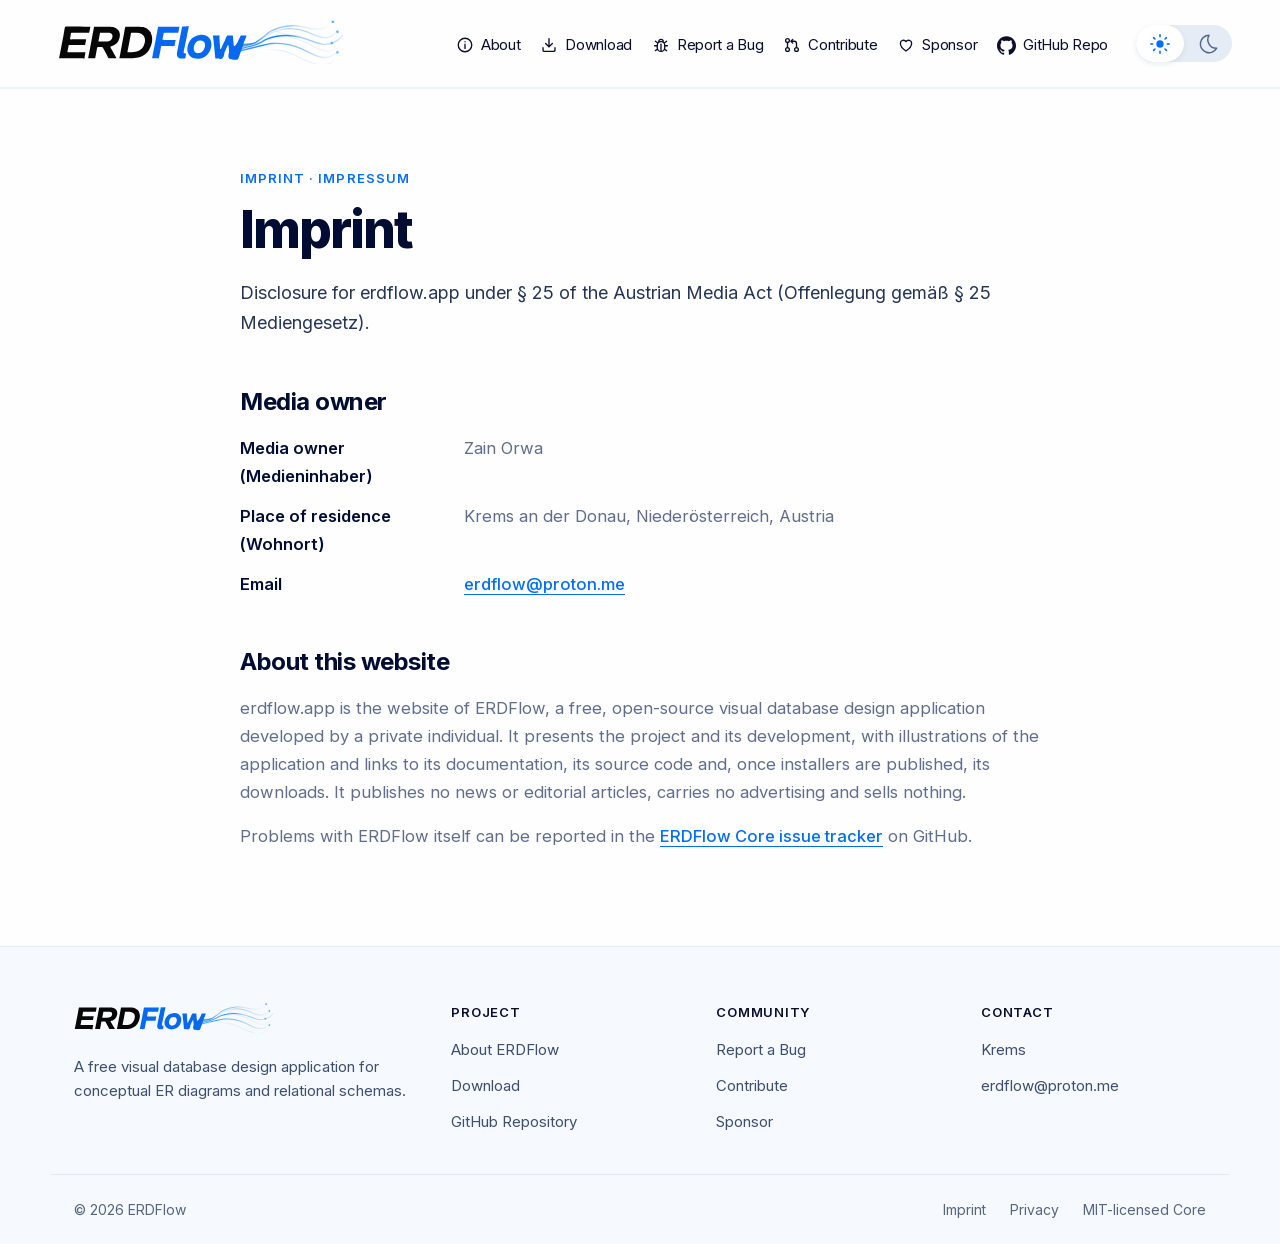
<file: imprint/index.html>
<!DOCTYPE html><html lang="en" data-theme="light" class="LINzvG_variable h-full antialiased"><head><meta charSet="utf-8"/><meta name="viewport" content="width=device-width, initial-scale=1"/><link rel="preload" href="/_next/static/media/07c7676b89ed2778-s.p.2bn3s6zvc0dyp.woff2" as="font" crossorigin="" type="font/woff2"/><link rel="preload" as="image" href="/brand/erdflow-logo-light.svg"/><link rel="preload" as="image" href="/brand/erdflow-logo-dark.svg"/><link rel="stylesheet" href="/_next/static/chunks/0tp2pt9yuttci.css" data-precedence="next"/><link rel="preload" as="script" fetchPriority="low" href="/_next/static/chunks/1kexj4s7oxhs2.js"/><script src="/_next/static/chunks/1qgsra9n_8u9w.js" async=""></script><script src="/_next/static/chunks/0d66q46efh1wk.js" async=""></script><script src="/_next/static/chunks/1uxpqwop7q_ga.js" async=""></script><script src="/_next/static/chunks/turbopack-3-ry682tkyiqk.js" async=""></script><script src="/_next/static/chunks/0umf92h1sb77c.js" async=""></script><script src="/_next/static/chunks/15pqqz5ux6dor.js" async=""></script><script src="/_next/static/chunks/27kii70h_k_fs.js" async=""></script><link rel="preload" href="https://static.cloudflareinsights.com/beacon.min.js" as="script"/><title>Imprint — ERDFlow</title><meta name="description" content="Disclosure for the ERDFlow website under § 25 of the Austrian Media Act."/><meta name="application-name" content="ERDFlow"/><meta property="og:title" content="Imprint — ERDFlow"/><meta property="og:description" content="Disclosure for the ERDFlow website under § 25 of the Austrian Media Act."/><meta property="og:site_name" content="ERDFlow"/><meta property="og:locale" content="en_US"/><meta property="og:type" content="website"/><meta name="twitter:card" content="summary_large_image"/><meta name="twitter:title" content="Imprint — ERDFlow"/><meta name="twitter:description" content="Disclosure for the ERDFlow website under § 25 of the Austrian Media Act."/><link rel="icon" href="/favicon.ico?favicon.243hpi4hwtowo.ico" sizes="48x48" type="image/x-icon"/><link rel="icon" href="/icon.svg?icon.0zv8mpn6z60lw.svg" sizes="any" type="image/svg+xml"/><meta name="next-size-adjust" content=""/><script>(function(){var t=null;try{t=localStorage.getItem("erdflow-theme")}catch(e){}if(t!=="light"&&t!=="dark")t=window.matchMedia&&matchMedia("(prefers-color-scheme: dark)").matches?"dark":"light";document.documentElement.setAttribute("data-theme",t)})()</script><script src="/_next/static/chunks/0cz1d0mv5g_q7.js" noModule=""></script></head><body class="min-h-full flex flex-col"><div hidden=""><!--$--><!--/$--></div><header class="flex min-h-[89px] items-center border-b-2 border-(--header-rule) bg-(--header-bg) pr-12 pl-[59px] max-[1239px]:flex-wrap max-[1239px]:gap-y-4 max-[1239px]:py-4 max-[1100px]:px-6 max-[760px]:gap-y-5 max-[760px]:py-5"><a class="-mt-[3px] flex min-w-0 flex-[0_0_286px] min-[1100px]:-ml-px max-[1100px]:basis-[210px] max-[760px]:flex-1" aria-label="ERDFlow home" href="/"><img alt="" width="286" height="44" decoding="async" data-nimg="1" class="h-auto w-full max-w-[286px] dark:hidden" style="color:transparent" src="/brand/erdflow-logo-light.svg"/><img alt="" width="286" height="44" decoding="async" data-nimg="1" class="hidden h-auto w-full max-w-[286px] dark:block" style="color:transparent" src="/brand/erdflow-logo-dark.svg"/></a><nav class="ml-auto flex items-center gap-[30px] pt-[3px] text-base leading-6 tracking-[-0.3px] text-(--nav-text) max-[1359px]:gap-5 max-[1359px]:text-[15px] max-[1239px]:order-3 max-[1239px]:ml-0 max-[1239px]:w-full max-[1239px]:flex-wrap max-[1239px]:justify-center max-[1239px]:gap-x-7 max-[1239px]:gap-y-3 max-[1239px]:pt-0 max-[1239px]:text-base max-[800px]:grid max-[800px]:grid-cols-[repeat(3,auto)] max-[800px]:gap-x-8 max-[640px]:gap-x-5 max-[640px]:text-[14.5px] max-[380px]:grid-cols-[repeat(2,auto)] max-[380px]:gap-x-10" aria-label="Main navigation"><a class="inline-flex items-center gap-[7px] whitespace-nowrap hover:text-(--headline-accent) max-[800px]:justify-self-start" href="/about"><svg width="18" height="18" viewBox="0 0 24 24" fill="none" stroke="currentColor" stroke-width="1.8" stroke-linecap="round" stroke-linejoin="round" aria-hidden="true" focusable="false" class="shrink-0"><circle cx="12" cy="12" r="9"></circle><path d="M12 11v5.5M12 7.6v.1"></path></svg>About</a><a class="inline-flex items-center gap-[7px] whitespace-nowrap hover:text-(--headline-accent) max-[800px]:justify-self-start" href="/#downloads"><svg width="18" height="18" viewBox="0 0 24 24" fill="none" stroke="currentColor" stroke-width="1.8" stroke-linecap="round" stroke-linejoin="round" aria-hidden="true" focusable="false" class="shrink-0"><path d="M12 3.5v11m-4.5-4.5 4.5 4.5 4.5-4.5M4 15.5v3a2 2 0 0 0 2 2h12a2 2 0 0 0 2-2v-3"></path></svg>Download</a><a href="https://github.com/Zain-Orwa/erdflow/issues/new" class="inline-flex items-center gap-[7px] whitespace-nowrap hover:text-(--headline-accent) max-[800px]:justify-self-start"><svg width="18" height="18" viewBox="0 0 24 24" fill="none" stroke="currentColor" stroke-width="1.8" stroke-linecap="round" stroke-linejoin="round" aria-hidden="true" focusable="false" class="shrink-0"><path d="M9 7.5a3 3 0 0 1 6 0"></path><rect x="7" y="7.5" width="10" height="13" rx="5"></rect><path d="M12 11v9.5M3.5 13H7m10 0h3.5M4.5 19.5 7.4 17.6M19.5 19.5l-2.9-1.9M4.5 7l2.8 2M19.5 7l-2.8 2"></path></svg>Report a Bug</a><a href="https://github.com/Zain-Orwa/erdflow/blob/main/docs/DEVELOPMENT.md" class="inline-flex items-center gap-[7px] whitespace-nowrap hover:text-(--headline-accent) max-[800px]:justify-self-start"><svg width="18" height="18" viewBox="0 0 24 24" fill="none" stroke="currentColor" stroke-width="1.8" stroke-linecap="round" stroke-linejoin="round" aria-hidden="true" focusable="false" class="shrink-0"><circle cx="6" cy="6" r="2.5"></circle><circle cx="6" cy="18" r="2.5"></circle><circle cx="18" cy="18" r="2.5"></circle><path d="M6 8.5v7M18 15.5V10a3 3 0 0 0-3-3h-4.5m2.5-2.5L10.5 7 13 9.5"></path></svg>Contribute</a><a class="inline-flex items-center gap-[7px] whitespace-nowrap hover:text-(--headline-accent) max-[800px]:justify-self-start" href="/about#sponsor"><svg width="18" height="18" viewBox="0 0 24 24" fill="none" stroke="currentColor" stroke-width="1.8" stroke-linecap="round" stroke-linejoin="round" aria-hidden="true" focusable="false" class="shrink-0"><path d="M12 20s-7.5-4.6-7.5-10.2A4.1 4.1 0 0 1 12 7.5a4.1 4.1 0 0 1 7.5 2.3C19.5 15.4 12 20 12 20Z"></path></svg>Sponsor</a><a href="https://github.com/Zain-Orwa/erdflow" class="inline-flex items-center gap-[7px] whitespace-nowrap hover:text-(--headline-accent) max-[800px]:justify-self-start"><svg width="19" height="19" viewBox="0 0 24 24" fill="currentColor" aria-hidden="true" focusable="false" class="shrink-0"><path d="M12 .297c-6.63 0-12 5.373-12 12 0 5.303 3.438 9.8 8.205 11.385.6.113.82-.258.82-.577 0-.285-.01-1.04-.015-2.04-3.338.724-4.042-1.61-4.042-1.61C4.422 18.07 3.633 17.7 3.633 17.7c-1.087-.744.084-.729.084-.729 1.205.084 1.838 1.236 1.838 1.236 1.07 1.835 2.809 1.305 3.495.998.108-.776.417-1.305.76-1.605-2.665-.3-5.466-1.332-5.466-5.93 0-1.31.465-2.38 1.235-3.22-.135-.303-.54-1.523.105-3.176 0 0 1.005-.322 3.3 1.23.96-.267 1.98-.399 3-.405 1.02.006 2.04.138 3 .405 2.28-1.552 3.285-1.23 3.285-1.23.645 1.653.24 2.873.12 3.176.765.84 1.23 1.91 1.23 3.22 0 4.61-2.805 5.625-5.475 5.92.42.36.81 1.096.81 2.22 0 1.606-.015 2.896-.015 3.286 0 .315.21.69.825.57C20.565 22.092 24 17.592 24 12.297c0-6.627-5.373-12-12-12"></path></svg>GitHub Repo</a></nav><div class="ml-10 flex h-[37px] flex-[0_0_96px] rounded-[19px] bg-(--toggle-track) max-[1359px]:ml-7 max-[1239px]:ml-auto" role="group" aria-label="Color theme"><button type="button" class="grid h-[37px] w-12 cursor-pointer place-items-center rounded-[19px] border border-transparent p-0 border-(--toggle-selected-border) bg-(--toggle-selected-bg) text-(--toggle-selected-icon) shadow-(--toggle-selected-shadow) dark:border-transparent dark:bg-transparent dark:text-(--toggle-icon) dark:shadow-none" aria-label="Light mode"><svg width="22" height="22" viewBox="0 0 24 24" aria-hidden="true" focusable="false"><circle cx="12" cy="12" r="4" fill="currentColor"></circle><path d="M12 2v2m0 16v2M2 12h2m16 0h2M5 5l1.5 1.5m11 11L19 19M5 19l1.5-1.5m11-11L19 5" stroke="currentColor" stroke-width="1.7" stroke-linecap="round"></path></svg></button><button type="button" class="grid h-[37px] w-12 cursor-pointer place-items-center rounded-[19px] border border-transparent p-0 text-(--toggle-icon) dark:border-(--toggle-selected-border) dark:bg-(--toggle-selected-bg) dark:text-(--toggle-selected-icon) dark:shadow-(--toggle-selected-shadow)" aria-label="Dark mode"><svg width="22" height="22" viewBox="0 0 24 24" fill="none" aria-hidden="true" focusable="false"><path d="M13.1 2.5a9.5 9.5 0 1 0 8.4 14.1A9.4 9.4 0 0 1 13.1 2.5Z" stroke="currentColor" stroke-width="1.6" stroke-linejoin="round"></path></svg></button></div></header><main class="relative isolate flex-1 bg-background px-6 pt-20 pb-24 max-[760px]:px-5 max-[760px]:pt-12 max-[760px]:pb-16"><article aria-labelledby="legal-title" class="mx-auto max-w-[800px]"><p class="text-[13px] font-semibold tracking-[0.08em] text-(--headline-accent) uppercase">Imprint · <span lang="de">Impressum</span></p><h1 id="legal-title" class="mt-3 text-[clamp(36px,4.5vw,52px)] leading-[1.1] font-[800] tracking-[-0.04em] text-balance text-(--headline)">Imprint</h1><div class="mt-5 text-[18px] leading-[30px] text-(--subtitle) max-[760px]:text-[17px] max-[760px]:leading-7"><p>Disclosure for erdflow.app under § 25 of the Austrian Media Act (<span lang="de">Offenlegung gemäß § 25 Mediengesetz</span>).</p></div><section id="media-owner" aria-labelledby="media-owner-title" class="mt-12 scroll-mt-6"><h2 id="media-owner-title" class="text-[24px] leading-[32px] font-bold tracking-[-0.02em] text-(--headline) max-[760px]:text-[21px] max-[760px]:leading-[28px]">Media owner</h2><div class="mt-4 flex flex-col gap-4 text-[16.5px] leading-[28px] text-(--description) [&amp;_a]:font-medium [&amp;_a]:text-(--headline-accent) [&amp;_a]:underline [&amp;_a]:underline-offset-4"><dl class="grid grid-cols-[200px_1fr] gap-x-6 gap-y-3 max-[640px]:grid-cols-1 max-[640px]:gap-y-1"><dt class="font-semibold text-(--headline) max-[640px]:mt-3">Media owner (<span lang="de">Medieninhaber</span>)</dt><dd class="m-0">Zain Orwa</dd><dt class="font-semibold text-(--headline) max-[640px]:mt-3">Place of residence (<span lang="de">Wohnort</span>)</dt><dd class="m-0">Krems an der Donau, Niederösterreich, Austria</dd><dt class="font-semibold text-(--headline) max-[640px]:mt-3">Email</dt><dd class="m-0"><a href="mailto:erdflow@proton.me">erdflow@proton.me</a></dd></dl></div></section><section id="about-website" aria-labelledby="about-website-title" class="mt-12 scroll-mt-6"><h2 id="about-website-title" class="text-[24px] leading-[32px] font-bold tracking-[-0.02em] text-(--headline) max-[760px]:text-[21px] max-[760px]:leading-[28px]">About this website</h2><div class="mt-4 flex flex-col gap-4 text-[16.5px] leading-[28px] text-(--description) [&amp;_a]:font-medium [&amp;_a]:text-(--headline-accent) [&amp;_a]:underline [&amp;_a]:underline-offset-4"><p>erdflow.app is the website of ERDFlow, a free, open-source visual database design application developed by a private individual. It presents the project and its development, with illustrations of the application and links to its documentation, its source code and, once installers are published, its downloads. It publishes no news or editorial articles, carries no advertising and sells nothing.</p><p>Problems with ERDFlow itself can be reported in the<!-- --> <a href="https://github.com/Zain-Orwa/erdflow/issues">ERDFlow Core issue tracker</a> on GitHub.</p></div></section></article></main><footer class="border-t border-(--footer-rule) bg-(--footer-bg)"><div class="mx-auto grid max-w-[1180px] grid-cols-[minmax(0,1.5fr)_repeat(3,minmax(0,1fr))] gap-10 px-6 pt-14 pb-10 max-[900px]:grid-cols-3 max-[560px]:grid-cols-2 max-[560px]:gap-x-6"><div class="max-[900px]:col-span-3 max-[560px]:col-span-2"><a aria-label="ERDFlow home" class="inline-block" href="/"><img alt="" loading="lazy" width="200" height="31" decoding="async" data-nimg="1" class="h-auto w-[200px] dark:hidden" style="color:transparent" src="/brand/erdflow-logo-light.svg"/><img alt="" loading="lazy" width="200" height="31" decoding="async" data-nimg="1" class="hidden h-auto w-[200px] dark:block" style="color:transparent" src="/brand/erdflow-logo-dark.svg"/></a><p class="mt-4 max-w-[340px] text-[15px] leading-6 text-(--footer-text)">A free visual database design application for conceptual ER diagrams and relational schemas.</p></div><div><h2 class="text-[13px] font-semibold tracking-[0.06em] text-(--footer-heading) uppercase">Project</h2><ul class="mt-4 flex flex-col gap-3 text-[15px] leading-6 text-(--footer-text)"><li><a class="hover:text-(--footer-link-hover)" href="/about">About ERDFlow</a></li><li><a class="hover:text-(--footer-link-hover)" href="/#downloads">Download</a></li><li><a href="https://github.com/Zain-Orwa/erdflow" class="hover:text-(--footer-link-hover)">GitHub Repository</a></li></ul></div><div><h2 class="text-[13px] font-semibold tracking-[0.06em] text-(--footer-heading) uppercase">Community</h2><ul class="mt-4 flex flex-col gap-3 text-[15px] leading-6 text-(--footer-text)"><li><a href="https://github.com/Zain-Orwa/erdflow/issues/new" class="hover:text-(--footer-link-hover)">Report a Bug</a></li><li><a href="https://github.com/Zain-Orwa/erdflow/blob/main/docs/DEVELOPMENT.md" class="hover:text-(--footer-link-hover)">Contribute</a></li><li><a class="hover:text-(--footer-link-hover)" href="/about#sponsor">Sponsor</a></li></ul></div><div><h2 class="text-[13px] font-semibold tracking-[0.06em] text-(--footer-heading) uppercase">Contact</h2><ul class="mt-4 flex flex-col gap-3 text-[15px] leading-6 text-(--footer-text)"><li>Krems</li><li><a href="mailto:erdflow@proton.me" class="hover:text-(--footer-link-hover)">erdflow@<wbr/>proton.me</a></li></ul></div></div><div class="mx-auto flex max-w-[1180px] flex-wrap items-center justify-between gap-x-6 gap-y-2 border-t border-(--footer-rule) px-6 py-6 text-[14px] text-(--footer-muted)"><p>© 2026 ERDFlow</p><p class="flex flex-wrap gap-x-6 gap-y-2"><a class="hover:text-(--footer-link-hover)" href="/imprint">Imprint</a><a class="hover:text-(--footer-link-hover)" href="/privacy">Privacy</a><a href="https://github.com/Zain-Orwa/erdflow/blob/main/LICENSE" class="hover:text-(--footer-link-hover)">MIT-licensed Core</a></p></div></footer><!--$--><!--/$--><script id="_R_">(globalThis["TURBOPACK"] || (globalThis["TURBOPACK"] = [])).push({"otherChunks":["static/chunks/1kexj4s7oxhs2.js","static/chunks/1qgsra9n_8u9w.js","static/chunks/0d66q46efh1wk.js","static/chunks/1uxpqwop7q_ga.js"],"runtimeModuleIds":[94553]});</script><script src="/_next/static/chunks/1kexj4s7oxhs2.js" async=""></script><script>(self.__next_f=self.__next_f||[]).push([0])</script><script>self.__next_f.push([1,"1:\"$Sreact.fragment\"\n2:\"/_next/static/chunks/0umf92h1sb77c.js\"\n3:I[39756,[\"$2\"],\"default\"]\n4:I[37457,[\"$2\"],\"default\"]\n5:\"/_next/static/chunks/15pqqz5ux6dor.js\"\n6:\"/_next/static/chunks/27kii70h_k_fs.js\"\n7:I[22016,[\"$5\",\"$6\"],\"\"]\n8:I[5500,[\"$5\",\"$6\"],\"Image\"]\n9:I[36595,[\"$5\",\"$6\"],\"DownloadNavLink\"]\n17:I[68027,[\"$5\"],\"default\",1]\n:HL[\"/_next/static/chunks/0tp2pt9yuttci.css\",\"style\"]\n:HL[\"/_next/static/media/07c7676b89ed2778-s.p.2bn3s6zvc0dyp.woff2\",\"font\",{\"crossOrigin\":\"\",\"type\":\"font/woff2\"}]\n13:X\n14:[[\"children\",{\"s\":\"__PAGE__\",\"h\":512,\"d\":{\"r\":\"$L15\",\"p\":false,\"v\":null}}]]\n11:[[\"children\",{\"s\":\"imprint\",\"h\":512,\"d\":{\"r\":\"$L12\",\"p\":false,\"v\":\"$13\"},\"c\":\"$Q14\"}]]\n0:{\"P\":null,\"c\":[\"\",\"imprint\"],\"q\":\"\",\"i\":false,\"t\":{\"t\":{\"s\":\"\",\"h\":528,\"d\":{\"r\":[\"$\",\"$1\",\"c\",{\"children\":[[[\"$\",\"link\",\"0\",{\"rel\":\"stylesheet\",\"href\":\"/_next/static/chunks/0tp2pt9yuttci.css\",\"precedence\":\"next\",\"crossOrigin\":\"$undefined\",\"nonce\":\"$undefined\"}],[\"$\",\"script\",\"script-0\",{\"src\":\"/_next/static/chunks/15pqqz5ux6dor.js\",\"async\":true,\"nonce\":\"$undefined\"}]],[\"$\",\"html\",null,{\"lang\":\"en\",\"data-theme\":\"light\",\"className\":\"LINzvG_variable h-full antialiased\",\"suppressHydrationWarning\":true,\"children\":[[\"$\",\"head\",null,{\"children\":[\"$\",\"script\",null,{\"dangerouslySetInnerHTML\":{\"__html\":\"(function(){var t=null;try{t=localStorage.getItem(\\\"erdflow-theme\\\")}catch(e){}if(t!==\\\"light\\\"\u0026\u0026t!==\\\"dark\\\")t=window.matchMedia\u0026\u0026matchMedia(\\\"(prefers-color-scheme: dark)\\\").matches?\\\"dark\\\":\\\"light\\\";document.documentElement.setAttribute(\\\"data-theme\\\",t)})()\"}}]}],[\"$\",\"body\",null,{\"className\":\"min-h-full flex flex-col\",\"children\":[[\"$\",\"$L3\",null,{\"parallelRouterKey\":\"children\",\"error\":\"$undefined\",\"errorStyles\":\"$undefined\",\"errorScripts\":\"$undefined\",\"template\":[\"$\",\"$L4\",null,{}],\"templateStyles\":\"$undefined\",\"templateScripts\":\"$undefined\",\"notFound\":[[[\"$\",\"header\",null,{\"className\":\"flex min-h-[89px] items-center border-b-2 border-(--header-rule) bg-(--header-bg) pr-12 pl-[59px] max-[1239px]:flex-wrap max-[1239px]:gap-y-4 max-[1239px]:py-4 max-[1100px]:px-6 max-[760px]:gap-y-5 max-[760px]:py-5\",\"children\":[[\"$\",\"$L7\",null,{\"href\":\"/\",\"className\":\"-mt-[3px] flex min-w-0 flex-[0_0_286px] min-[1100px]:-ml-px max-[1100px]:basis-[210px] max-[760px]:flex-1\",\"aria-label\":\"ERDFlow home\",\"children\":[[\"$\",\"$L8\",null,{\"src\":\"/brand/erdflow-logo-light.svg\",\"alt\":\"\",\"width\":286,\"height\":44,\"preload\":true,\"unoptimized\":true,\"className\":\"h-auto w-full max-w-[286px] dark:hidden\"}],[\"$\",\"$L8\",null,{\"src\":\"/brand/erdflow-logo-dark.svg\",\"alt\":\"\",\"width\":286,\"height\":44,\"preload\":true,\"unoptimized\":true,\"className\":\"hidden h-auto w-full max-w-[286px] dark:block\"}]]}],[\"$\",\"nav\",null,{\"className\":\"ml-auto flex items-center gap-[30px] pt-[3px] text-base leading-6 tracking-[-0.3px] text-(--nav-text) max-[1359px]:gap-5 max-[1359px]:text-[15px] max-[1239px]:order-3 max-[1239px]:ml-0 max-[1239px]:w-full max-[1239px]:flex-wrap max-[1239px]:justify-center max-[1239px]:gap-x-7 max-[1239px]:gap-y-3 max-[1239px]:pt-0 max-[1239px]:text-base max-[800px]:grid max-[800px]:grid-cols-[repeat(3,auto)] max-[800px]:gap-x-8 max-[640px]:gap-x-5 max-[640px]:text-[14.5px] max-[380px]:grid-cols-[repeat(2,auto)] max-[380px]:gap-x-10\",\"aria-label\":\"Main navigation\",\"children\":[[\"$\",\"$L7\",null,{\"href\":\"/about\",\"className\":\"inline-flex items-center gap-[7px] whitespace-nowrap hover:text-(--headline-accent) max-[800px]:justify-self-start\",\"aria-current\":\"$undefined\",\"children\":[[\"$\",\"svg\",null,{\"width\":18,\"height\":18,\"viewBox\":\"0 0 24 24\",\"fill\":\"none\",\"stroke\":\"currentColor\",\"strokeWidth\":\"1.8\",\"strokeLinecap\":\"round\",\"strokeLinejoin\":\"round\",\"aria-hidden\":\"true\",\"focusable\":\"false\",\"className\":\"shrink-0\",\"children\":[[\"$\",\"circle\",null,{\"cx\":\"12\",\"cy\":\"12\",\"r\":\"9\"}],[\"$\",\"path\",null,{\"d\":\"M12 11v5.5M12 7.6v.1\"}]]}],\"About\"]}],[\"$\",\"$L9\",null,{\"className\":\"inline-flex items-center gap-[7px] whitespace-nowrap hover:text-(--headline-accent) max-[800px]:justify-self-start\",\"children\":[[\"$\",\"svg\",null,{\"width\":18,\"height\":18,\"viewBox\":\"0 0 24 24\",\"fill\":\"none\",\"stroke\":\"currentColor\",\"strokeWidth\":\"1.8\",\"strokeLinecap\":\"round\",\"strokeLinejoin\":\"round\",\"aria-hidden\":\"true\",\"focusable\":\"false\",\"className\":\"shrink-0\",\"children\":[\"$\",\"path\",null,{\"d\":\"M12 3.5v11m-4.5-4.5 4.5 4.5 4.5-4.5M4 15.5v3a2 2 0 0 0 2 2h12a2 2 0 0 0 2-2v-3\"}]}],\"Download\"]}],[\"$\",\"a\",null,{\"href\":\"https://github.com/Zain-Orwa/erdflow/issues/new\",\"className\":\"inline-flex items-center gap-[7px] whitespace-nowrap hover:text-(--headline-accent) max-[800px]:justify-self-start\",\"children\":[[\"$\",\"svg\",null,{\"width\":18,\"height\":18,\"viewBox\":\"0 0 24 24\",\"fill\":\"none\",\"stroke\":\"currentColor\",\"strokeWidth\":\"1.8\",\"strokeLinecap\":\"round\",\"strokeLinejoin\":\"round\",\"aria-hidden\":\"true\",\"focusable\":\"false\",\"className\":\"shrink-0\",\"children\":[[\"$\",\"path\",null,{\"d\":\"M9 7.5a3 3 0 0 1 6 0\"}],[\"$\",\"rect\",null,{\"x\":\"7\",\"y\":\"7.5\",\"width\":\"10\",\"height\":\"13\",\"rx\":\"5\"}],[\"$\",\"path\",null,{\"d\":\"M12 11v9.5M3.5 13H7m10 0h3.5M4.5 19.5 7.4 17.6M19.5 19.5l-2.9-1.9M4.5 7l2.8 2M19.5 7l-2.8 2\"}]]}],\"Report a Bug\"]}],\"$La\",\"$Lb\",\"$Lc\"]}],\"$Ld\"]}],\"$Le\",\"$Lf\"],[]],\"forbidden\":\"$undefined\",\"unauthorized\":\"$undefined\"}],\"$L10\"]}]]}]]}],\"p\":false,\"v\":null},\"c\":\"$Q11\"},\"h\":{\"r\":\"$L16\",\"p\":false,\"v\":null}},\"m\":\"$undefined\",\"G\":[\"$17\",[\"$L18\"]],\"S\":true,\"r\":\"$undefined\",\"s\":\"$undefined\",\"a\":\"$undefined\",\"l\":\"$undefined\",\"p\":\"$undefined\",\"d\":\"$undefined\",\"b\":\"nr7qaa6CjvFwJP11tnlIS\"}\n19:I[31722,[\"$5\",\"$6\"],\"ThemeToggle\"]\n1a:I[79520,[\"$5\"],\"\"]\n22:\"ViewportBoundary\"\n23:I[97367,[\"$2\"],\"$22\"]\n25:\"MetadataBoundary\"\n26:I[97367,[\"$2\"],\"$25\"]\n27:\"$Sreact.suspense\"\na:[\"$\",\"a\",null,{\"href\":\"https://github.com/Zain-Orwa/erdflow/blob/main/docs/DEVELOPMENT.md\",\"className\":\"inline-flex items-center gap-[7px] whitespace-nowrap hover:text-(--headline-accent) max-[800px]:justify-self-start\",\"children\":[[\"$\",\"svg\",null,{\"width\":18,\"height\":18,\"viewBox\":\"0 0 24 24\",\"fill\":\"none\",\"stroke\":\"currentColor\",\"strokeWidth\":\"1.8\",\"strokeLinecap\":\"round\",\"strokeLinejoin\":\"round\",\"aria-hidden\":\"true\",\"focusable\":\"false\",\"className\":\"shrink-0\",\"children\":[[\"$\",\"circle\",null,{\"cx\":\"6\",\"cy\":\"6\",\"r\":\"2.5\"}],[\"$\",\"circle\",null,{\"cx\":\"6\",\"cy\":\"18\",\"r\":\"2.5\"}],[\"$\",\"circle\",null,{\"cx\":\"18\",\"cy\":\"18\",\"r\":\"2.5\"}],[\"$\",\"path\",null,{\"d\":\"M6 8.5v7M18 15.5V10a3 3 0 0 0-3-3h-4.5m2.5-2.5L10.5 7 13 9.5\"}]]}],\"Contribute\"]}]\nb:[\"$\",\"$L7\",null,{\"href\":\"/about#sponsor\",\"className\":\"inline-flex items-center gap-[7px] whitespace-nowrap hover:text-(--headline-accent) max-[800px]:justify-self-start\",\"children\":[[\"$\",\"svg\",null,{\"width\":18,\"height\":18,\"viewBox\":\"0 0 24 24\",\"fill\":\"none\",\"stroke\":\"currentColor\",\"strokeWidth\":\"1.8\",\"strokeLinecap\":\"round\",\"strokeLinejoin\":\"round\",\"aria-hidden\":\"true\",\"focusable\":\"false\",\"className\":\"shrink-0\",\"children\":[\"$\",\"path\",null,{\"d\":\"M12 20s-7.5-4.6-7.5-10.2A4.1 4.1 0 0 1 12 7.5a4.1 4.1 0 0 1 7.5 2.3C19.5 15.4 12 20 12 20Z\"}]}],\"Sponsor\"]}]\nc:[\"$\",\"a\",null,{\"href\":\"https://github.com/Zain-Orwa/erdflow\",\"className\":\"inline-flex items-center gap-[7px] whitespace-nowrap hover:text-(--headline-accent) max-[800px]:justify-self-start\",\"children\":[[\"$\",\"svg\",null,{\"width\":19,\"height\":19,\"viewBox\":\"0 0 24 24\",\"fill\":\"currentColor\",\"aria-hidden\":\"true\",\"focusable\":\"false\",\"className\":\"shrink-0\",\"children\":[\"$\",\"path\",null,{\"d\":\"M12 .297c-6.63 0-12 5.373-12 12 0 5.303 3.438 9.8 8.205 11.385.6.113.82-.258.82-.577 0-.285-.01-1.04-.015-2.04-3.338.724-4.042-1.61-4.042-1.61C4.422 18.07 3.633 17.7 3.633 17.7c-1.087-.744.084-.729.084-.729 1.205.084 1.838 1.236 1.838 1.236 1.07 1.835 2.809 1.305 3.495.998.108-.776.417-1.305.76-1.605-2.665-.3-5.466-1.332-5.466-5.93 0-1.31.465-2.38 1.235-3.22-.135-.303-.54-1.523.105-3.176 0 0 1.005-.322 3.3 1.23.96-.267 1.98-.399 3-.405 1.02.006 2.04.138 3 .405 2.28-1.552 3.285-1.23 3.285-1.23.645 1.653.24 2.873.12 3.176.765.84 1.23 1.91 1.23 3.22 0 4.61-2.805 5.625-5.475 5.92.42.36.81 1.096.81 2.22 0 1.606-.015 2.896-.015 3.286 0 .315.21.69.825.57C20.565 22.092 24 17.592 24 12.297c0-6.627-5.373-12-12-12\"}]}],\"GitHub Repo\"]}]\nd:[\"$\",\"$L19\",null,{}]\ne:[\"$\",\"main\",null,{\"className\":\"relative isolate flex flex-1 items-center justify-center bg-background px-6 py-28 max-[760px]:px-5 max-[760px]:py-20\",\"children\":[[\"$\",\"div\",null,{\"aria-hidden\":\"true\",\"className\":\"pointer-events-none absolute inset-x-0 top-0 -z-10 h-[520px] overflow-hidden opacity-(--wave-strength)\",\"children\":[\"$\",\"svg\",null,{\"className\":\"absolute top-0 left-1/2 h-[520px] w-[1440px] min-w-full -translate-x-1/2\",\"viewBox\":\"0 0 1000 520\",\"preserveAspectRatio\":\"xMidYMid slice\",\"fill\":\"none\",\"children\":[[\"$\",\"defs\",null,{\"children\":[[\"$\",\"linearGradient\",null,{\"id\":\"about-strand\",\"x1\":\"0\",\"y1\":\"0\",\"x2\":\"1000\",\"y2\":\"0\",\"gradientUnits\":\"userSpaceOnUse\",\"children\":[[\"$\",\"stop\",null,{\"offset\":\"0\",\"style\":{\"stopColor\":\"var(--wave)\"},\"stopOpacity\":\"0\"}],[\"$\",\"stop\",null,{\"offset\":\"0.35\",\"style\":{\"stopColor\":\"var(--wave)\"},\"stopOpacity\":\"0.28\"}],[\"$\",\"stop\",null,{\"offset\":\"0.7\",\"style\":{\"stopColor\":\"var(--wave)\"},\"stopOpacity\":\"0.16\"}],[\"$\",\"stop\",null,{\"offset\":\"1\",\"style\":{\"stopColor\":\"var(--wave)\"},\"stopOpacity\":\"0\"}]]}],[\"$\",\"radialGradient\",null,{\"id\":\"about-wash\",\"cx\":\"0.78\",\"cy\":\"0.25\",\"r\":\"0.6\",\"children\":[[\"$\",\"stop\",null,{\"offset\":\"0\",\"style\":{\"stopColor\":\"var(--wave)\"},\"stopOpacity\":\"0.07\"}],[\"$\",\"stop\",null,{\"offset\":\"1\",\"style\":{\"stopColor\":\"var(--wave)\"},\"stopOpacity\":\"0\"}]]}]]}],[\"$\",\"rect\",null,{\"width\":\"1000\",\"height\":\"520\",\"fill\":\"url(#about-wash)\"}],[\"$\",\"g\",null,{\"stroke\":\"url(#about-strand)\",\"strokeWidth\":\"2.2\",\"strokeLinecap\":\"round\",\"children\":[[\"$\",\"path\",\"M-40 250C120 240 220 200 330 150S560 70 700 96 900 190 1040 150\",{\"d\":\"M-40 250C120 240 220 200 330 150S560 70 700 96 900 190 1040 150\"}],[\"$\",\"path\",\"M-40 262C130 250 240 222 360 178S600 118 740 150 930 240 1040 214\",{\"d\":\"M-40 262C130 250 240 222 360 178S600 118 740 150 930 240 1040 214\"}],[\"$\",\"path\",\"M-40 276C140 264 270 250 400 220S640 190 780 226 950 300 1040 282\",{\"d\":\"M-40 276C140 264 270 250 400 220S640 190 780 226 950 300 1040 282\"}],[\"$\",\"path\",\"M-40 290C150 282 300 284 430 270S690 260 820 300 970 352 1040 346\",{\"d\":\"M-40 290C150 282 300 284 430 270S690 260 820 300 970 352 1040 346\"}],[\"$\",\"path\",\"M-40 304C160 300 320 318 470 322S730 334 860 372 990 410 1040 410\",{\"d\":\"M-40 304C160 300 320 318 470 322S730 334 860 372 990 410 1040 410\"}]]}]]}]}],[\"$\",\"section\",null,{\"aria-labelledby\":\"not-found-title\",\"className\":\"max-w-[640px] text-center\",\"children\":[[\"$\",\"h1\",null,{\"id\":\"not-found-title\",\"className\":\"text-[clamp(36px,5vw,56px)] leading-[1.1] font-[800] tracking-[-0.04em] text-balance text-(--headline)\",\"children\":\"404 — Page not found\"}],[\"$\",\"p\",null,{\"className\":\"mx-auto mt-5 max-w-[540px] text-[20px] leading-[32px] text-balance text-(--description) max-[760px]:text-[17px] max-[760px]:leading-[28px]\",\"children\":\"This page doesn't exist or may have moved. Return to the ERDFlow homepage to explore the project.\"}],[\"$\",\"$L7\",null,{\"href\":\"/\",\"className\":\"mt-9 inline-flex h-[52px] items-center justify-center gap-3 rounded-[12px] bg-(image:--button-bg) px-7 text-[16.5px] font-semibold text-white shadow-(--button-shadow)\",\"children\":[[\"$\",\"svg\",null,{\"width\":\"20\",\"height\":\"20\",\"viewBox\":\"0 0 24 24\",\"fill\":\"none\",\"stroke\":\"currentColor\",\"strokeWidth\":\"1.8\",\"strokeLinecap\":\"round\",\"strokeLinejoin\":\"round\",\"aria-hidden\":\"true\",\"focusable\":\"false\",\"children\":[\"$\",\"path\",null,{\"d\":\"M19 12H5m6-6-6 6 6 6\"}]}],\"Back to homepage\"]}]]}]]}]\nf:[\"$\",\"footer\",null,{\"className\":\"border-t border-(--footer-rule) bg-(--footer-bg)\",\"children\":[[\"$\",\"div\",null,{\"className\":\"mx-auto grid max-w-[1180px] grid-cols-[minmax(0,1.5fr)_repeat(3,minmax(0,1fr))] gap-10 px-6 pt-14 pb-10 max-[900px]:grid-cols-3 max-[560px]:grid-cols-2 max-[560px]:gap-x-6\",\"children\":[[\"$\",\"div\",null,{\"className\":\"max-[900px]:col-span-3 max-[560px]:col-span-2\",\"children\":[[\"$\",\"$L7\",null,{\"href\":\"/\",\"aria-label\":\"ERDFlow home\",\"className\":\"inline-block\",\"children\":[[\"$\",\"$L8\",null,{\"src\":\"/brand/erdflow-logo-light.svg\",\"alt\":\"\",\"width\":200,\"height\":31,\"unoptimized\":true,\"className\":\"h-auto w-[200px] dark:hidden\"}],[\"$\",\"$L8\",null,{\"src\":\"/brand/erdflow-logo-dark.svg\",\"alt\":\"\",\"width\":200,\"height\":31,\"unoptimized\":true,\"className\":\"hidden h-auto w-[200px] dark:block\"}]]}],[\"$\",\"p\",null,{\"className\":\"mt-4 max-w-[340px] text-[15px] leading-6 text-(--footer-text)\",\"children\":\"A free visual database design application for conceptual ER diagrams and relational schemas.\"}]]}],[\"$\",\"div\",null,{\"children\":[[\"$\",\"h2\",null,{\"className\":\"text-[13px] font-semibold tracking-[0.06em] text-(--footer-heading) uppercase\",\"children\":\"Project\"}],[\"$\",\"ul\",null,{\"className\":\"mt-4 flex flex-col gap-3 text-[15px] leading-6 text-(--footer-text)\",\"children\":[[\"$\",\"li\",null,{\"children\":[\"$\",\"$L7\",null,{\"href\":\"/about\",\"className\":\"hover:text-(--footer-link-hover)\",\"children\":\"About ERDFlow\"}]}],[\"$\",\"li\",null,{\"children\":[\"$\",\"$L9\",null,{\"className\":\"hover:text-(--footer-link-hover)\",\"children\":\"Download\"}]}],[\"$\",\"li\",null,{\"children\":[\"$\",\"a\",null,{\"href\":\"https://github.com/Zain-Orwa/erdflow\",\"className\":\"hover:text-(--footer-link-hover)\",\"children\":\"GitHub Repository\"}]}]]}]]}],[\"$\",\"div\",null,{\"children\":[[\"$\",\"h2\",null,{\"className\":\"text-[13px] font-semibold tracking-[0.06em] text-(--footer-heading) uppercase\",\"children\":\"Community\"}],[\"$\",\"ul\",null,{\"className\":\"mt-4 flex flex-col gap-3 text-[15px] leading-6 text-(--footer-text)\",\"children\":[[\"$\",\"li\",null,{\"children\":[\"$\",\"a\",null,{\"href\":\"https://github.com/Zain-Orwa/erdflow/issues/new\",\"className\":\"hover:text-(--footer-link-hover)\",\"children\":\"Report a Bug\"}]}],[\"$\",\"li\",null,{\"children\":[\"$\",\"a\",null,{\"href\":\"https://github.com/Zain-Orwa/erdflow/blob/main/docs/DEVELOPMENT.md\",\"className\":\"hover:text-(--footer-link-hover)\",\"children\":\"Contribute\"}]}],[\"$\",\"li\",null,{\"children\":[\"$\",\"$L7\",null,{\"href\":\"/about#sponsor\",\"className\":\"hover:text-(--footer-link-hover)\",\"children\":\"Sponsor\"}]}]]}]]}],[\"$\",\"div\",null,{\"children\":[[\"$\",\"h2\",null,{\"className\":\"text-[13px] font-semibold tracking-[0.06em] text-(--footer-heading) uppercase\",\"children\":\"Contact\"}],[\"$\",\"ul\",null,{\"className\":\"mt-4 flex flex-col gap-3 text-[15px] leading-6 text-(--footer-text)\",\"children\":[[\"$\",\"li\",null,{\"children\":\"Krems\"}],[\"$\",\"li\",null,{\"children\":[\"$\",\"a\",null,{\"href\":\"mailto:erdflow@proton.me\",\"className\":\"hover:text-(--footer-link-hover)\",\"children\":[\"erdflow@\",[\"$\",\"wbr\",null,{}],\"proton.me\"]}]}]]}]]}]]}],[\"$\",\"div\",null,{\"className\":\"mx-auto flex max-w-[1180px] flex-wrap items-center justify-between gap-x-6 gap-y-2 border-t border-(--footer-rule) px-6 py-6 text-[14px] text-(--footer-muted)\",\"children\":[[\"$\",\"p\",null,{\"children\":\"© 2026 ERDFlow\"}],[\"$\",\"p\",null,{\"className\":\"flex flex-wrap gap-x-6 gap-y-2\",\"children\":[[[\"$\",\"$L7\",\"/imprint\",{\"href\":\"/imprint\",\"className\":\"hover:text-(--footer-link-hover)\",\"children\":\"Imprint\"}],[\"$\",\"$L7\",\"/privacy\",{\"href\":\"/privacy\",\"className\":\"hover:text-(--footer-link-hover)\",\"children\":\"Privacy\"}]],[\"$\",\"a\",null,{\"href\":\"https://github.com/Zain-Orwa/erdflow/blob/main/LICENSE\",\"className\":\"hover:text-(--footer-link-hover)\",\"children\":\"MIT-licensed Core\"}]]}]]}]]}]\n10:[\"$\",\"$L1a\",null,{\"id\":\"cloudflare-web-analytics\",\"type\":\"module\",\"src\":\"https://static.cloudflareinsights.com/beacon.min.js\",\"strategy\":\"afterInteractive\",\"data-cf-beacon\":\"{\\\"token\\\":\\\"31e344ff90e04baf9520bf5a797def8c\\\"}\"}]\n12:[\"$\",\"$1\",\"c\",{\"children\":[null,[\"$\",\"$L3\",null,{\"parallelRouterKey\":\"children\",\"error\":\"$undefined\",\"errorStyles\":\"$undefined\",\"errorScripts\":\"$undefined\",\"template\":[\"$\",\"$L4\",null,{}],\"templateStyles\":\"$undefined\",\"templateScripts\":\"$undefined\",\"notFound\":\"$undefined\",\"forbidden\":\"$undefined\",\"unauthorized\":\"$undefined\"}]]}]\n15:[\"$\",\"$1\",\"c\",{\"children\":[[[\"$\",\"header\",null,{\"className\":\"flex min-h-[89px] items-center border-b-2 border-(--header-rule) bg-(--header-bg) pr-12 pl-[59px] max-[1239px]:flex-wrap max-[1239px]:gap-y-4 max-[1239px]:py-4 max-[1100px]:px-6 max-[760px]:gap-y-5 max-[760px]:py-5\",\"children\":[[\"$\",\"$L7\",null,{\"href\":\"/\",\"className\":\"-mt-[3px] flex min-w-0 flex-[0_0_286px] min-[1100px]:-ml-px max-[1100px]:basis-[210px] max-[760px]:flex-1\",\"aria-label\":\"ERDFlow home\",\"children\":[[\"$\",\"$L8\",null,{\"src\":\"/brand/erdflow-logo-light.svg\",\"alt\":\"\",\"width\":286,\"height\":44,\"preload\":true,\"unoptimized\":true,\"className\":\"h-auto w-full max-w-[286px] dark:hidden\"}],[\"$\",\"$L8\",null,{\"src\":\"/brand/erdflow-logo-dark.svg\",\"alt\":\"\",\"width\":286,\"height\":44,\"preload\":true,\"unoptimized\":true,\"className\":\"hidden h-auto w-full max-w-[286px] dark:block\"}]]}],[\"$\",\"nav\",null,{\"className\":\"ml-auto flex items-center gap-[30px] pt-[3px] text-base leading-6 tracking-[-0.3px] text-(--nav-text) max-[1359px]:gap-5 max-[1359px]:text-[15px] max-[1239px]:order-3 max-[1239px]:ml-0 max-[1239px]:w-full max-[1239px]:flex-wrap max-[1239px]:justify-center max-[1239px]:gap-x-7 max-[1239px]:gap-y-3 max-[1239px]:pt-0 max-[1239px]:text-base max-[800px]:grid max-[800px]:grid-cols-[repeat(3,auto)] max-[800px]:gap-x-8 max-[640px]:gap-x-5 max-[640px]:text-[14.5px] max-[380px]:grid-cols-[repeat(2,auto)] max-[380px]:gap-x-10\",\"aria-label\":\"Main navigation\",\"children\":[[\"$\",\"$L7\",null,{\"href\":\"/about\",\"className\":\"inline-flex items-center gap-[7px] whitespace-nowrap hover:text-(--headline-accent) max-[800px]:justify-self-start\",\"aria-current\":\"$undefined\",\"children\":[[\"$\",\"svg\",null,{\"width\":18,\"height\":18,\"viewBox\":\"0 0 24 24\",\"fill\":\"none\",\"stroke\":\"currentColor\",\"strokeWidth\":\"1.8\",\"strokeLinecap\":\"round\",\"strokeLinejoin\":\"round\",\"aria-hidden\":\"true\",\"focusable\":\"false\",\"className\":\"shrink-0\",\"children\":[[\"$\",\"circle\",null,{\"cx\":\"12\",\"cy\":\"12\",\"r\":\"9\"}],[\"$\",\"path\",null,{\"d\":\"M12 11v5.5M12 7.6v.1\"}]]}],\"About\"]}],[\"$\",\"$L9\",null,{\"className\":\"inline-flex items-center gap-[7px] whitespace-nowrap hover:text-(--headline-accent) max-[800px]:justify-self-start\",\"children\":[[\"$\",\"svg\",null,{\"width\":18,\"height\":18,\"viewBox\":\"0 0 24 24\",\"fill\":\"none\",\"stroke\":\"currentColor\",\"strokeWidth\":\"1.8\",\"strokeLinecap\":\"round\",\"strokeLinejoin\":\"round\",\"aria-hidden\":\"true\",\"focusable\":\"false\",\"className\":\"shrink-0\",\"children\":[\"$\",\"path\",null,{\"d\":\"M12 3.5v11m-4.5-4.5 4.5 4.5 4.5-4.5M4 15.5v3a2 2 0 0 0 2 2h12a2 2 0 0 0 2-2v-3\"}]}],\"Download\"]}],[\"$\",\"a\",null,{\"href\":\"https://github.com/Zain-Orwa/erdflow/issues/new\",\"className\":\"inline-flex items-center gap-[7px] whitespace-nowrap hover:text-(--headline-accent) max-[800px]:justify-self-start\",\"children\":[[\"$\",\"svg\",null,{\"width\":18,\"height\":18,\"viewBox\":\"0 0 24 24\",\"fill\":\"none\",\"stroke\":\"currentColor\",\"strokeWidth\":\"1.8\",\"strokeLinecap\":\"round\",\"strokeLinejoin\":\"round\",\"aria-hidden\":\"true\",\"focusable\":\"false\",\"className\":\"shrink-0\",\"children\":[[\"$\",\"path\",null,{\"d\":\"M9 7.5a3 3 0 0 1 6 0\"}],[\"$\",\"rect\",null,{\"x\":\"7\",\"y\":\"7.5\",\"width\":\"10\",\"height\":\"13\",\"rx\":\"5\"}],[\"$\",\"path\",null,{\"d\":\"M12 11v9.5M3.5 13H7m10 0h3.5M4.5 19.5 7.4 17.6M19.5 19.5l-2.9-1.9M4.5 7l2.8 2M19.5 7l-2.8 2\"}]]}],\"Report a Bug\"]}],[\"$\",\"a\",null,{\"href\":\"https://github.com/Zain-Orwa/erdflow/blob/main/docs/DEVELOPMENT.md\",\"className\":\"inline-flex items-center gap-[7px] whitespace-nowrap hover:text-(--headline-accent) max-[800px]:justify-self-start\",\"children\":[[\"$\",\"svg\",null,{\"width\":18,\"height\":18,\"viewBox\":\"0 0 24 24\",\"fill\":\"none\",\"stroke\":\"currentColor\",\"strokeWidth\":\"1.8\",\"strokeLinecap\":\"round\",\"strokeLinejoin\":\"round\",\"aria-hidden\":\"true\",\"focusable\":\"false\",\"className\":\"shrink-0\",\"children\":[[\"$\",\"circle\",null,{\"cx\":\"6\",\"cy\":\"6\",\"r\":\"2.5\"}],[\"$\",\"circle\",null,{\"cx\":\"6\",\"cy\":\"18\",\"r\":\"2.5\"}],[\"$\",\"circle\",null,{\"cx\":\"18\",\"cy\":\"18\",\"r\":\"2.5\"}],[\"$\",\"path\",null,{\"d\":\"M6 8.5v7M18 15.5V10a3 3 0 0 0-3-3h-4.5m2.5-2.5L10.5 7 13 9.5\"}]]}],\"Contribute\"]}],[\"$\",\"$L7\",null,{\"href\":\"/about#sponsor\",\"className\":\"inline-flex items-center gap-[7px] whitespace-nowrap hover:text-(--headline-accent) max-[800px]:justify-self-start\",\"children\":[\"$L1b\",\"Sponsor\"]}],\"$L1c\"]}],\"$L1d\"]}],\"$L1e\",\"$L1f\"],[\"$L20\"],\"$L21\"]}]\n16:[\"$\",\"$1\",\"h\",{\"children\":[null,[\"$\",\"$L23\",null,{\"children\":\"$L24\"}],[\"$\",\"$L26\",null,{\"children\":[[\"$\",\"div\",null,{\"hidden\":true,\"children\":[\"$\",\"$27\",null,{\"name\":\"Next.Metadata\",\"children\":\"$L28\"}]}],null]}],[\"$\",\"meta\",null,{\"name\":\"next-size-adjust\",\"content\":\"\"}]]}]\n18:[\"$\",\"link\",\"0\",{\"rel\":\"stylesheet\",\"href\":\"/_next/static/chunks/0tp2pt9yuttci.css\",\"precedence\":\"next\",\"crossOrigin\":\"$undefined\",\"nonce\":\"$undefined\"}]\n29:I[97367,[\"$2\"],\"OutletBoundary\"]\n13:C\n1b:[\"$\",\"svg\",null,{\"width\":18,\"height\":18,\"viewBox\":\"0 0 24 24\",\"fill\":\"none\",\"stroke\":\"currentColor\",\"strokeWidth\":\"1.8\",\"strokeLinecap\":\"round\",\"strokeLinejoin\":\"round\",\"aria-hidden\":\"true\",\"focusable\":\"false\",\"className\":\"shrink-0\",\"children\":[\"$\",\"path\",null,{\"d\":\"M12 20s-7.5-4.6-7.5-10.2A4.1 4.1 0 0 1 12 7.5a4.1 4.1 0 0 1 7.5 2.3C19.5 15.4 12 20 12 20Z\"}]}]\n1c:[\"$\",\"a\",null,{\"href\":\"https://github.com/Zain-Orwa/erdflow\",\"className\":\"inline-flex items-center gap-[7px] whitespace-nowrap hover:text-(--headline-accent) max-[800px]:justify-self-start\",\"children\":[[\"$\",\"svg\",null,{\"width\":19,\"height\":19,\"viewBox\":\"0 0 24 24\",\"fill\":\"currentColor\",\"aria-hidden\":\"true\",\"focusable\":\"false\",\"className\":\"shrink-0\",\"children\":[\"$\",\"path\",null,{\"d\":\"M12 .297c-6.63 0-12 5.373-12 12 0 5.303 3.438 9.8 8.205 11.385.6.113.82-.258.82-.577 0-.285-.01-1.04-.015-2.04-3.338.724-4.042-1.61-4.042-1.61C4.422 18.07 3.633 17.7 3.633 17.7c-1.087-.744.084-.729.084-.729 1.205.084 1.838 1.236 1.838 1.236 1.07 1.835 2.809 1.305 3.495.998.108-.776.417-1.305.76-1.605-2.665-.3-5.466-1.332-5.466-5.93 0-1.31.465-2.38 1.235-3.22-.135-.303-.54-1.523.105-3.176 0 0 1.005-.322 3.3 1.23.96-.267 1.98-.399 3-.405 1.02.006 2.04.138 3 .405 2.28-1.552 3.285-1.23 3.285-1.23.645 1.653.24 2.873.12 3.176.765.84 1.23 1.91 1.23 3.22 0 4.61-2.805 5.625-5.475 5.92.42.36.81 1.096.81 2.22 0 1.606-.015 2.896-.015 3.286 0 .315.21.69.825.57C20.565 22.092 24 17.592 24 12.297c0-6.627-5.373-12-12-12\"}]}],\"GitHub Repo\"]}]\n1d:[\"$\",\"$L19\",null,{}]\n1e:[\"$\",\"main\",null,{\"className\":\"relative isolate flex-1 bg-background px-6 pt-20 pb-24 max-[760px]:px-5 max-[760px]:pt-12 max-[760px]:pb-16\",\"children\":[\"$\",\"article\",null,{\"aria-labelledby\":\"legal-title\",\"className\":\"mx-auto max-w-[800px]\",\"children\":[[\"$\",\"p\",null,{\"className\":\"text-[13px] font-semibold tracking-[0.08em] text-(--headline-accent) uppercase\",\"children\":[\"Imprint · \",[\"$\",\"span\",null,{\"lang\":\"de\",\"children\":\"Impressum\"}]]}],[\"$\",\"h1\",null,{\"id\":\"legal-title\",\"className\":\"mt-3 text-[clamp(36px,4.5vw,52px)] leading-[1.1] font-[800] tracking-[-0.04em] text-balance text-(--headline)\",\"children\":\"Imprint\"}],[\"$\",\"div\",null,{\"className\":\"mt-5 text-[18px] leading-[30px] text-(--subtitle) max-[760px]:text-[17px] max-[760px]:leading-7\",\"children\":[\"$\",\"p\",null,{\"children\":[\"Disclosure for erdflow.app under § 25 of the Austrian Media Act (\",[\"$\",\"span\",null,{\"lang\":\"de\",\"children\":\"Offenlegung gemäß § 25 Mediengesetz\"}],\").\"]}]}],false,[[\"$\",\"section\",null,{\"id\":\"media-owner\",\"aria-labelledby\":\"media-owner-title\",\"className\":\"mt-12 scroll-mt-6\",\"children\":[[\"$\",\"h2\",null,{\"id\":\"media-owner-title\",\"className\":\"text-[24px] leading-[32px] font-bold tracking-[-0.02em] text-(--headline) max-[760px]:text-[21px] max-[760px]:leading-[28px]\",\"children\":\"Media owner\"}],[\"$\",\"div\",null,{\"className\":\"mt-4 flex flex-col gap-4 text-[16.5px] leading-[28px] text-(--description) [\u0026_a]:font-medium [\u0026_a]:text-(--headline-accent) [\u0026_a]:underline [\u0026_a]:underline-offset-4\",\"children\":[\"$\",\"dl\",null,{\"className\":\"grid grid-cols-[200px_1fr] gap-x-6 gap-y-3 max-[640px]:grid-cols-1 max-[640px]:gap-y-1\",\"children\":[[[\"$\",\"dt\",null,{\"className\":\"font-semibold text-(--headline) max-[640px]:mt-3\",\"children\":[\"Media owner (\",[\"$\",\"span\",null,{\"lang\":\"de\",\"children\":\"Medieninhaber\"}],\")\"]}],[\"$\",\"dd\",null,{\"className\":\"m-0\",\"children\":\"Zain Orwa\"}]],[[\"$\",\"dt\",null,{\"className\":\"font-semibold text-(--headline) max-[640px]:mt-3\",\"children\":[\"Place of residence (\",[\"$\",\"span\",null,{\"lang\":\"de\",\"children\":\"Wohnort\"}],\")\"]}],[\"$\",\"dd\",null,{\"className\":\"m-0\",\"children\":\"Krems an der Donau, Niederösterreich, Austria\"}]],[[\"$\",\"dt\",null,{\"className\":\"font-semibold text-(--headline) max-[640px]:mt-3\",\"children\":\"Email\"}],[\"$\",\"dd\",null,{\"className\":\"m-0\",\"children\":[\"$\",\"a\",null,{\"href\":\"mailto:erdflow@proton.me\",\"children\":\"erdflow@proton.me\"}]}]]]}]}]]}],[\"$\",\"section\",null,{\"id\":\"about-website\",\"aria-labelledby\":\"about-website-title\",\"className\":\"mt-12 scroll-mt-6\",\"children\":[[\"$\",\"h2\",null,{\"id\":\"about-website-title\",\"className\":\"text-[24px] leading-[32px] font-bold tracking-[-0.02em] text-(--headline) max-[760px]:text-[21px] max-[760px]:leading-[28px]\",\"children\":\"About this website\"}],[\"$\",\"div\",null,{\"className\":\"mt-4 flex flex-col gap-4 text-[16.5px] leading-[28px] text-(--description) [\u0026_a]:font-medium [\u0026_a]:text-(--headline-accent) [\u0026_a]:underline [\u0026_a]:underline-offset-4\",\"children\":[[\"$\",\"p\",null,{\"children\":\"erdflow.app is the website of ERDFlow, a free, open-source visual database design application developed by a private individual. It presents the project and its development, with illustrations of the application and links to its documentation, its source code and, once installers are published, its downloads. It publishes no news or editorial articles, carries no advertising and sells nothing.\"}],[\"$\",\"p\",null,{\"children\":[\"Problems with ERDFlow itself can be reported in the\",\" \",[\"$\",\"a\",null,{\"href\":\"https://github.com/Zain-Orwa/erdflow/issues\",\"children\":\"ERDFlow Core issue tracker\"}],\" on GitHub.\"]}]]}]]}]]]}]}]\n1f:[\"$\",\"footer\",null,{\"className\":\"border-t border-(--footer-rule) bg-(--footer-bg)\",\"children\":[[\"$\",\"div\",null,{\"className\":\"mx-auto grid max-w-[1180px] grid-cols-[minmax(0,1.5fr)_repeat(3,minmax(0,1fr))] gap-10 px-6 pt-14 pb-10 max-[900px]:grid-cols-3 max-[560px]:grid-cols-2 max-[560px]:gap-x-6\",\"children\":[[\"$\",\"div\",null,{\"className\":\"max-[900px]:col-span-3 max-[560px]:col-span-2\",\"children\":[[\"$\",\"$L7\",null,{\"href\":\"/\",\"aria-label\":\"ERDFlow home\",\"className\":\"inline-block\",\"children\":[[\"$\",\"$L8\",null,{\"src\":\"/brand/erdflow-logo-light.svg\",\"alt\":\"\",\"width\":200,\"height\":31,\"unoptimized\":true,\"className\":\"h-auto w-[200px] dark:hidden\"}],[\"$\",\"$L8\",null,{\"src\":\"/brand/erdflow-logo-dark.svg\",\"alt\":\"\",\"width\":200,\"height\":31,\"unoptimized\":true,\"className\":\"hidden h-auto w-[200px] dark:block\"}]]}],[\"$\",\"p\",null,{\"className\":\"mt-4 max-w-[340px] text-[15px] leading-6 text-(--footer-text)\",\"children\":\"A free visual database design application for conceptual ER diagrams and relational schemas.\"}]]}],[\"$\",\"div\",null,{\"children\":[[\"$\",\"h2\",null,{\"className\":\"text-[13px] font-semibold tracking-[0.06em] text-(--footer-heading) uppercase\",\"children\":\"Project\"}],[\"$\",\"ul\",null,{\"className\":\"mt-4 flex flex-col gap-3 text-[15px] leading-6 text-(--footer-text)\",\"children\":[[\"$\",\"li\",null,{\"children\":[\"$\",\"$L7\",null,{\"href\":\"/about\",\"className\":\"hover:text-(--footer-link-hover)\",\"children\":\"About ERDFlow\"}]}],[\"$\",\"li\",null,{\"children\":[\"$\",\"$L9\",null,{\"className\":\"hover:text-(--footer-link-hover)\",\"children\":\"Download\"}]}],[\"$\",\"li\",null,{\"children\":[\"$\",\"a\",null,{\"href\":\"https://github.com/Zain-Orwa/erdflow\",\"className\":\"hover:text-(--footer-link-hover)\",\"children\":\"GitHub Repository\"}]}]]}]]}],[\"$\",\"div\",null,{\"children\":[[\"$\",\"h2\",null,{\"className\":\"text-[13px] font-semibold tracking-[0.06em] text-(--footer-heading) uppercase\",\"children\":\"Community\"}],[\"$\",\"ul\",null,{\"className\":\"mt-4 flex flex-col gap-3 text-[15px] leading-6 text-(--footer-text)\",\"children\":[[\"$\",\"li\",null,{\"children\":[\"$\",\"a\",null,{\"href\":\"https://github.com/Zain-Orwa/erdflow/issues/new\",\"className\":\"hover:text-(--footer-link-hover)\",\"children\":\"Report a Bug\"}]}],[\"$\",\"li\",null,{\"children\":[\"$\",\"a\",null,{\"href\":\"https://github.com/Zain-Orwa/erdflow/blob/main/docs/DEVELOPMENT.md\",\"className\":\"hover:text-(--footer-link-hover)\",\"children\":\"Contribute\"}]}],[\"$\",\"li\",null,{\"children\":[\"$\",\"$L7\",null,{\"href\":\"/about#sponsor\",\"className\":\"hover:text-(--footer-link-hover)\",\"children\":\"Sponsor\"}]}]]}]]}],[\"$\",\"div\",null,{\"children\":[[\"$\",\"h2\",null,{\"className\":\"text-[13px] font-semibold tracking-[0.06em] text-(--footer-heading) uppercase\",\"children\":\"Contact\"}],[\"$\",\"ul\",null,{\"className\":\"mt-4 flex flex-col gap-3 text-[15px] leading-6 text-(--footer-text)\",\"children\":[[\"$\",\"li\",null,{\"children\":\"Krems\"}],[\"$\",\"li\",null,{\"children\":[\"$\",\"a\",null,{\"href\":\"mailto:erdflow@proton.me\",\"className\":\"hover:text-(--footer-link-hover)\",\"children\":[\"erdflow@\",[\"$\",\"wbr\",null,{}],\"proton.me\"]}]}]]}]]}]]}],[\"$\",\"div\",null,{\"className\":\"mx-auto flex max-w-[1180px] flex-wrap items-center justify-between gap-x-6 gap-y-2 border-t border-(--footer-rule) px-6 py-6 text-[14px] text-(--footer-muted)\",\"children\":[[\"$\",\"p\",null,{\"children\":\"© 2026 ERDFlow\"}],[\"$\",\"p\",null,{\"className\":\"flex flex-wrap gap-x-6 gap-y-2\",\"children\":[[[\"$\",\"$L7\",\"/imprint\",{\"href\":\"/imprint\",\"className\":\"hover:text-(--footer-link-hover)\",\"children\":\"Imprint\"}],[\"$\",\"$L7\",\"/privacy\",{\"href\":\"/privacy\",\"className\":\"hover:text-(--footer-link-hover)\",\"children\":\"Privacy\"}]],[\"$\",\"a\",null,{\"href\":\"https://github.com/Zain-Orwa/erdflow/blob/main/LICENSE\",\"className\":\"hover:text-(--footer-link-hover)\",\"children\":\"MIT-licensed Core\"}]]}]]}]]}]\n20:[\"$\",\"script\",\"script-0\",{\"src\":\"/_next/static/chunks/27kii70h_k_fs.js\",\"async\":true,\"nonce\":\"$undefined\"}]\n21:[\"$\",\"$L29\",null,{\"children\":[\"$\",\"$27\",null,{\"name\":\"Next.MetadataOutlet\",\"children\":\"$@2a\"}]}]\n24:[[\"$\",\"meta\",\"0\",{\"charSet\":\"utf-8\"}],[\"$\",\"meta\",\"1\",{\"name\":\"viewport\",\"content\":\"width=device-width, initial-scale=1\"}]]\n2b:I[27201,[\"$2\"],\"IconMark\"]\n28:[[\"$\",\"title\",\"0\",{\"children\":\"Imprint — ERDFlow\"}],[\"$\",\"meta\",\"1\",{\"name\":\"description\",\"content\":\"Disclosure for the ERDFlow website under § 25 of the Austrian Media Act.\"}],[\"$\",\"meta\",\"2\",{\"name\":\"application-name\",\"content\":\"ERDFlow\"}],[\"$\",\"meta\",\"3\",{\"property\":\"og:title\",\"content\":\"Imprint — ERDFlow\"}],[\"$\",\"meta\",\"4\",{\"property\":\"og:description\",\"content\":\"Disclosure for the ERDFlow website under § 25 of the Austrian Media Act.\"}],[\"$\",\"meta\",\"5\",{\"property\":\"og:site_name\",\"content\":\"ERDFlow\"}],[\"$\",\"meta\",\"6\",{\"property\":\"og:locale\",\"content\":\"en_US\"}],[\"$\",\"meta\",\"7\",{\"property\":\"og:type\",\"content\":\"website\"}],[\"$\",\"meta\",\"8\",{\"name\":\"twitter:card\",\"content\":\"summary_large_image\"}],[\"$\",\"meta\",\"9\",{\"name\":\"twitter:title\",\"content\":\"Imprint — ERDFlow\"}],[\"$\",\"meta\",\"10\",{\"name\":\"twitter:description\",\"content\":\"Disclosure for the ERDFlow website under § 25 of the Austrian Media Act.\"}],[\"$\",\"link\",\"11\",{\"rel\":\"icon\",\"href\":\"/favicon.ico?favicon.243hpi4hwtowo.ico\",\"sizes\":\"48x48\",\"type\":\"image/x-icon\"}],[\"$\",\"link\",\"12\",{\"rel\":\"icon\",\"href\":\"/icon.svg?icon.0zv8mpn6z60lw.svg\",\"sizes\":\"any\",\"type\":\"image/svg+xml\"}],[\"$\",\"$L2b\",\"13\",{}]]\n2a:null\n"])</script></body></html>
</file>
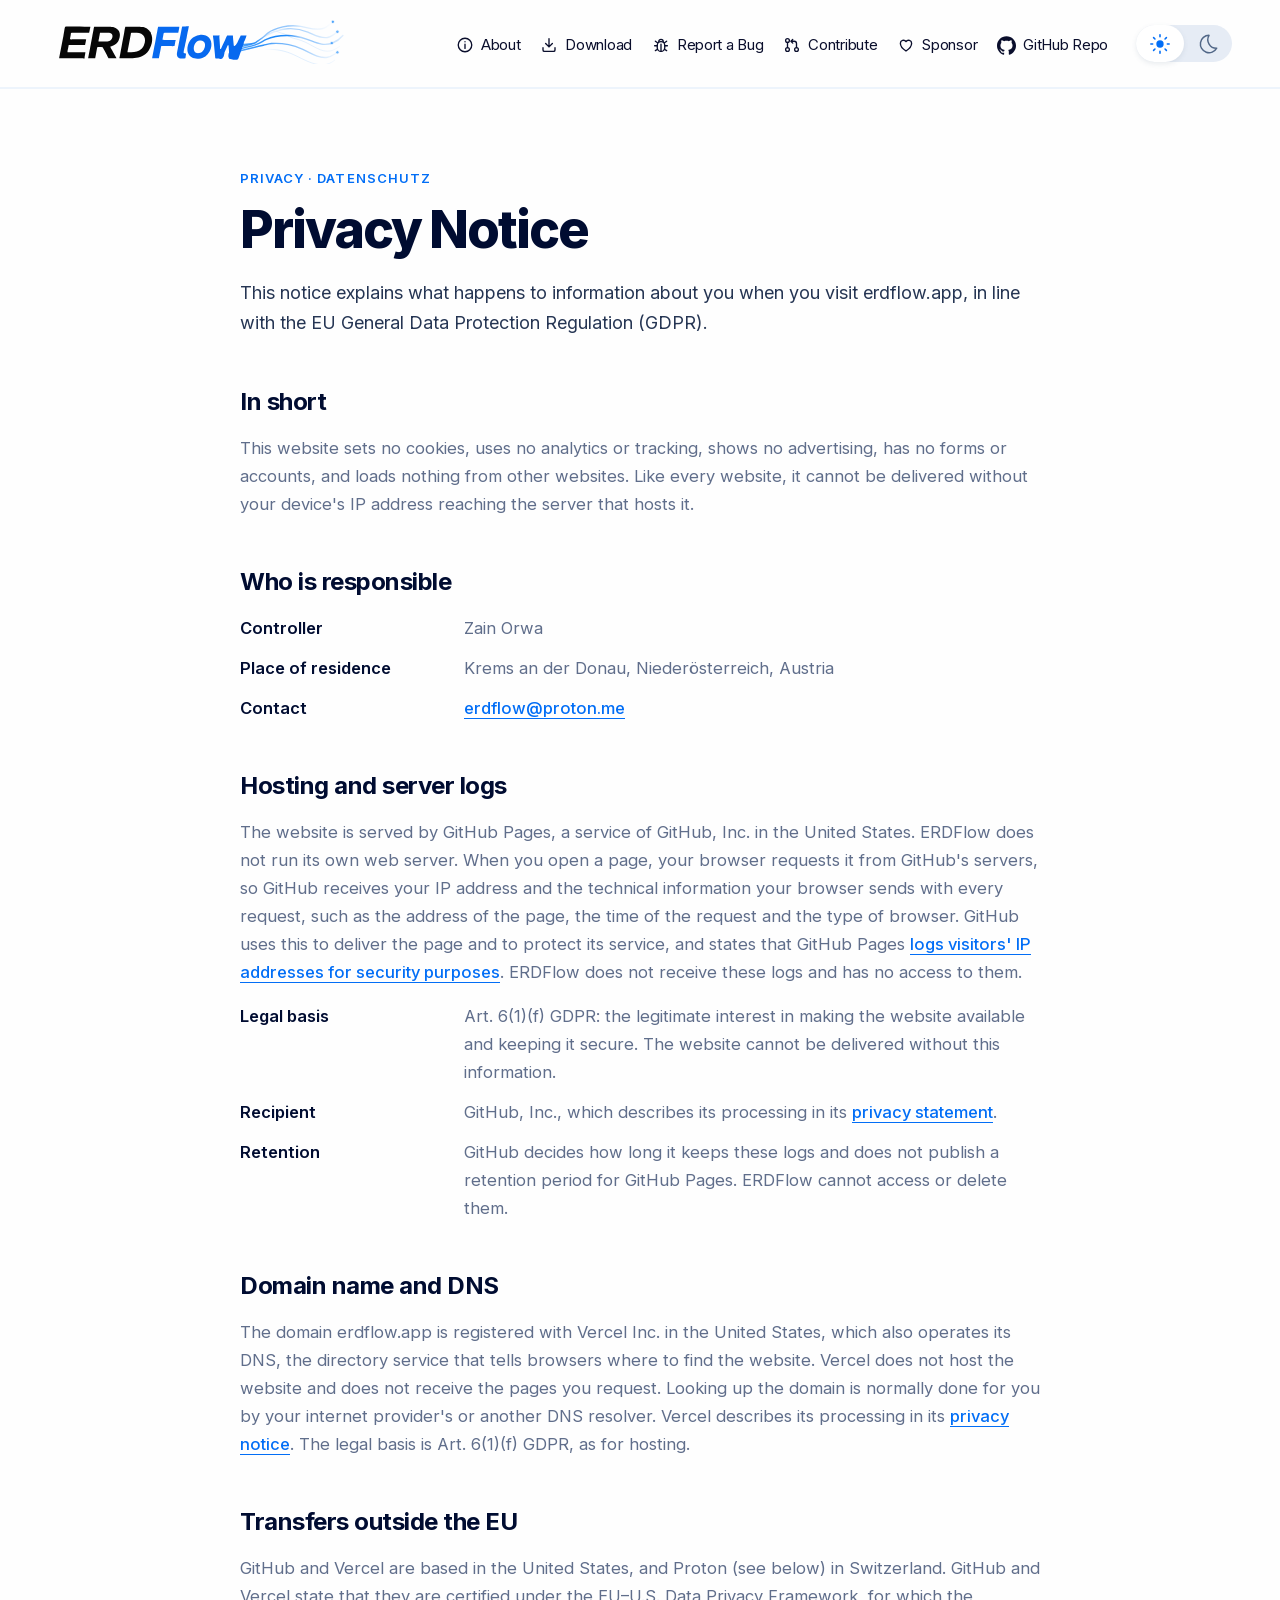
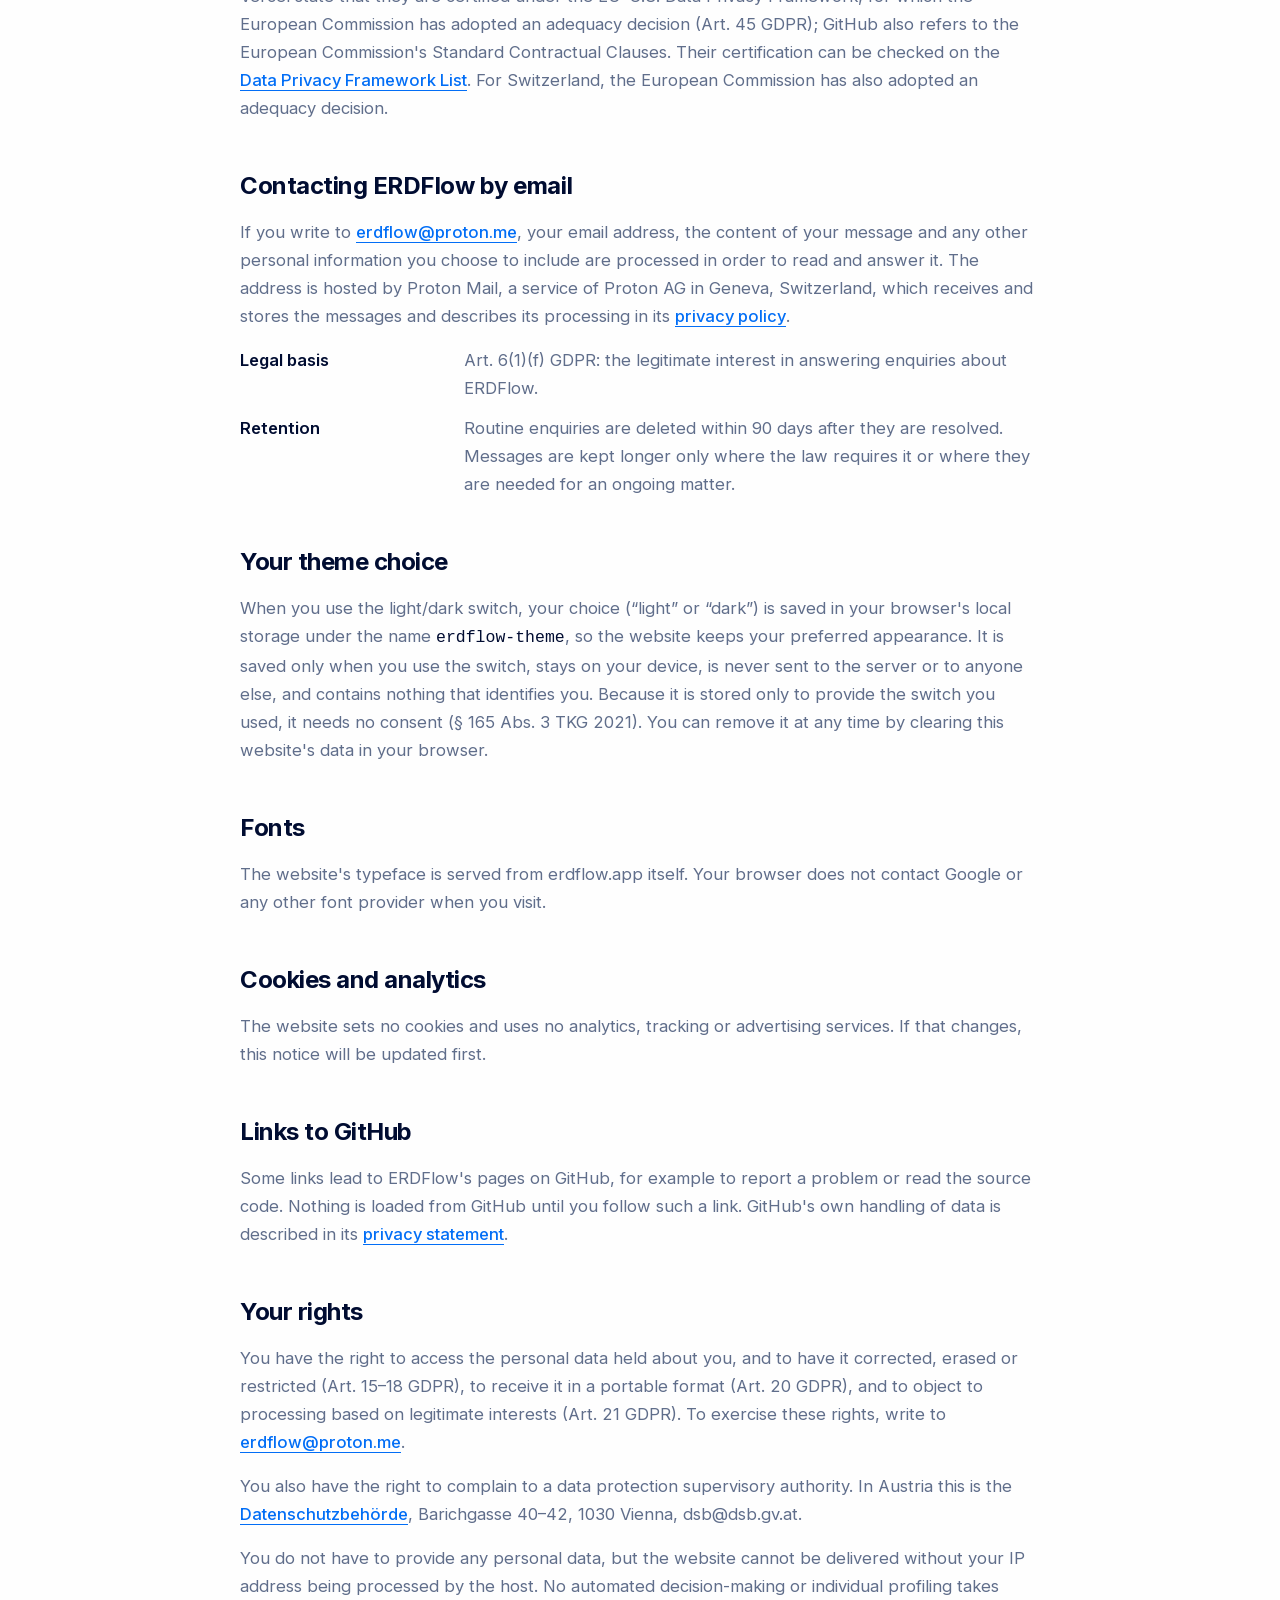
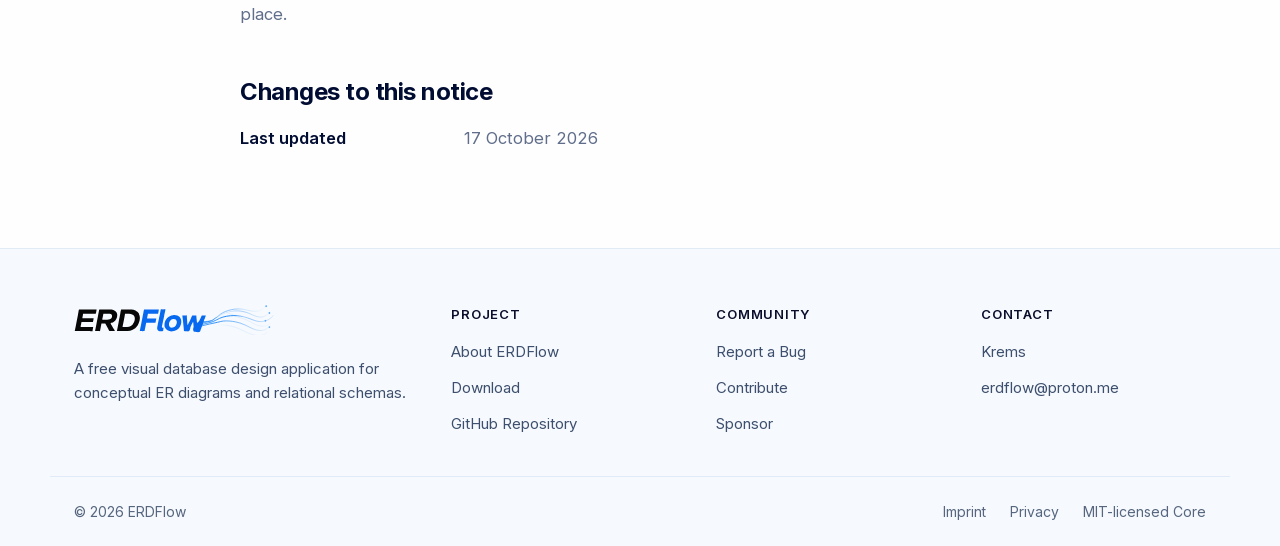
<file: privacy/index.html>
<!DOCTYPE html><html lang="en" data-theme="light" class="LINzvG_variable h-full antialiased"><head><meta charSet="utf-8"/><meta name="viewport" content="width=device-width, initial-scale=1"/><link rel="preload" href="/_next/static/media/07c7676b89ed2778-s.p.2bn3s6zvc0dyp.woff2" as="font" crossorigin="" type="font/woff2"/><link rel="preload" as="image" href="/brand/erdflow-logo-light.svg"/><link rel="preload" as="image" href="/brand/erdflow-logo-dark.svg"/><link rel="stylesheet" href="/_next/static/chunks/0tp2pt9yuttci.css" data-precedence="next"/><link rel="preload" as="script" fetchPriority="low" href="/_next/static/chunks/1kexj4s7oxhs2.js"/><script src="/_next/static/chunks/1qgsra9n_8u9w.js" async=""></script><script src="/_next/static/chunks/0d66q46efh1wk.js" async=""></script><script src="/_next/static/chunks/1uxpqwop7q_ga.js" async=""></script><script src="/_next/static/chunks/turbopack-3-ry682tkyiqk.js" async=""></script><script src="/_next/static/chunks/0umf92h1sb77c.js" async=""></script><script src="/_next/static/chunks/15pqqz5ux6dor.js" async=""></script><script src="/_next/static/chunks/27kii70h_k_fs.js" async=""></script><link rel="preload" href="https://static.cloudflareinsights.com/beacon.min.js" as="script"/><title>Privacy Notice — ERDFlow</title><meta name="description" content="How the ERDFlow website handles visitor data."/><meta name="application-name" content="ERDFlow"/><meta property="og:title" content="Privacy Notice — ERDFlow"/><meta property="og:description" content="How the ERDFlow website handles visitor data."/><meta property="og:site_name" content="ERDFlow"/><meta property="og:locale" content="en_US"/><meta property="og:type" content="website"/><meta name="twitter:card" content="summary_large_image"/><meta name="twitter:title" content="Privacy Notice — ERDFlow"/><meta name="twitter:description" content="How the ERDFlow website handles visitor data."/><link rel="icon" href="/favicon.ico?favicon.243hpi4hwtowo.ico" sizes="48x48" type="image/x-icon"/><link rel="icon" href="/icon.svg?icon.0zv8mpn6z60lw.svg" sizes="any" type="image/svg+xml"/><meta name="next-size-adjust" content=""/><script>(function(){var t=null;try{t=localStorage.getItem("erdflow-theme")}catch(e){}if(t!=="light"&&t!=="dark")t=window.matchMedia&&matchMedia("(prefers-color-scheme: dark)").matches?"dark":"light";document.documentElement.setAttribute("data-theme",t)})()</script><script src="/_next/static/chunks/0cz1d0mv5g_q7.js" noModule=""></script></head><body class="min-h-full flex flex-col"><div hidden=""><!--$--><!--/$--></div><header class="flex min-h-[89px] items-center border-b-2 border-(--header-rule) bg-(--header-bg) pr-12 pl-[59px] max-[1239px]:flex-wrap max-[1239px]:gap-y-4 max-[1239px]:py-4 max-[1100px]:px-6 max-[760px]:gap-y-5 max-[760px]:py-5"><a class="-mt-[3px] flex min-w-0 flex-[0_0_286px] min-[1100px]:-ml-px max-[1100px]:basis-[210px] max-[760px]:flex-1" aria-label="ERDFlow home" href="/"><img alt="" width="286" height="44" decoding="async" data-nimg="1" class="h-auto w-full max-w-[286px] dark:hidden" style="color:transparent" src="/brand/erdflow-logo-light.svg"/><img alt="" width="286" height="44" decoding="async" data-nimg="1" class="hidden h-auto w-full max-w-[286px] dark:block" style="color:transparent" src="/brand/erdflow-logo-dark.svg"/></a><nav class="ml-auto flex items-center gap-[30px] pt-[3px] text-base leading-6 tracking-[-0.3px] text-(--nav-text) max-[1359px]:gap-5 max-[1359px]:text-[15px] max-[1239px]:order-3 max-[1239px]:ml-0 max-[1239px]:w-full max-[1239px]:flex-wrap max-[1239px]:justify-center max-[1239px]:gap-x-7 max-[1239px]:gap-y-3 max-[1239px]:pt-0 max-[1239px]:text-base max-[800px]:grid max-[800px]:grid-cols-[repeat(3,auto)] max-[800px]:gap-x-8 max-[640px]:gap-x-5 max-[640px]:text-[14.5px] max-[380px]:grid-cols-[repeat(2,auto)] max-[380px]:gap-x-10" aria-label="Main navigation"><a class="inline-flex items-center gap-[7px] whitespace-nowrap hover:text-(--headline-accent) max-[800px]:justify-self-start" href="/about"><svg width="18" height="18" viewBox="0 0 24 24" fill="none" stroke="currentColor" stroke-width="1.8" stroke-linecap="round" stroke-linejoin="round" aria-hidden="true" focusable="false" class="shrink-0"><circle cx="12" cy="12" r="9"></circle><path d="M12 11v5.5M12 7.6v.1"></path></svg>About</a><a class="inline-flex items-center gap-[7px] whitespace-nowrap hover:text-(--headline-accent) max-[800px]:justify-self-start" href="/#downloads"><svg width="18" height="18" viewBox="0 0 24 24" fill="none" stroke="currentColor" stroke-width="1.8" stroke-linecap="round" stroke-linejoin="round" aria-hidden="true" focusable="false" class="shrink-0"><path d="M12 3.5v11m-4.5-4.5 4.5 4.5 4.5-4.5M4 15.5v3a2 2 0 0 0 2 2h12a2 2 0 0 0 2-2v-3"></path></svg>Download</a><a href="https://github.com/Zain-Orwa/erdflow/issues/new" class="inline-flex items-center gap-[7px] whitespace-nowrap hover:text-(--headline-accent) max-[800px]:justify-self-start"><svg width="18" height="18" viewBox="0 0 24 24" fill="none" stroke="currentColor" stroke-width="1.8" stroke-linecap="round" stroke-linejoin="round" aria-hidden="true" focusable="false" class="shrink-0"><path d="M9 7.5a3 3 0 0 1 6 0"></path><rect x="7" y="7.5" width="10" height="13" rx="5"></rect><path d="M12 11v9.5M3.5 13H7m10 0h3.5M4.5 19.5 7.4 17.6M19.5 19.5l-2.9-1.9M4.5 7l2.8 2M19.5 7l-2.8 2"></path></svg>Report a Bug</a><a href="https://github.com/Zain-Orwa/erdflow/blob/main/docs/DEVELOPMENT.md" class="inline-flex items-center gap-[7px] whitespace-nowrap hover:text-(--headline-accent) max-[800px]:justify-self-start"><svg width="18" height="18" viewBox="0 0 24 24" fill="none" stroke="currentColor" stroke-width="1.8" stroke-linecap="round" stroke-linejoin="round" aria-hidden="true" focusable="false" class="shrink-0"><circle cx="6" cy="6" r="2.5"></circle><circle cx="6" cy="18" r="2.5"></circle><circle cx="18" cy="18" r="2.5"></circle><path d="M6 8.5v7M18 15.5V10a3 3 0 0 0-3-3h-4.5m2.5-2.5L10.5 7 13 9.5"></path></svg>Contribute</a><a class="inline-flex items-center gap-[7px] whitespace-nowrap hover:text-(--headline-accent) max-[800px]:justify-self-start" href="/about#sponsor"><svg width="18" height="18" viewBox="0 0 24 24" fill="none" stroke="currentColor" stroke-width="1.8" stroke-linecap="round" stroke-linejoin="round" aria-hidden="true" focusable="false" class="shrink-0"><path d="M12 20s-7.5-4.6-7.5-10.2A4.1 4.1 0 0 1 12 7.5a4.1 4.1 0 0 1 7.5 2.3C19.5 15.4 12 20 12 20Z"></path></svg>Sponsor</a><a href="https://github.com/Zain-Orwa/erdflow" class="inline-flex items-center gap-[7px] whitespace-nowrap hover:text-(--headline-accent) max-[800px]:justify-self-start"><svg width="19" height="19" viewBox="0 0 24 24" fill="currentColor" aria-hidden="true" focusable="false" class="shrink-0"><path d="M12 .297c-6.63 0-12 5.373-12 12 0 5.303 3.438 9.8 8.205 11.385.6.113.82-.258.82-.577 0-.285-.01-1.04-.015-2.04-3.338.724-4.042-1.61-4.042-1.61C4.422 18.07 3.633 17.7 3.633 17.7c-1.087-.744.084-.729.084-.729 1.205.084 1.838 1.236 1.838 1.236 1.07 1.835 2.809 1.305 3.495.998.108-.776.417-1.305.76-1.605-2.665-.3-5.466-1.332-5.466-5.93 0-1.31.465-2.38 1.235-3.22-.135-.303-.54-1.523.105-3.176 0 0 1.005-.322 3.3 1.23.96-.267 1.98-.399 3-.405 1.02.006 2.04.138 3 .405 2.28-1.552 3.285-1.23 3.285-1.23.645 1.653.24 2.873.12 3.176.765.84 1.23 1.91 1.23 3.22 0 4.61-2.805 5.625-5.475 5.92.42.36.81 1.096.81 2.22 0 1.606-.015 2.896-.015 3.286 0 .315.21.69.825.57C20.565 22.092 24 17.592 24 12.297c0-6.627-5.373-12-12-12"></path></svg>GitHub Repo</a></nav><div class="ml-10 flex h-[37px] flex-[0_0_96px] rounded-[19px] bg-(--toggle-track) max-[1359px]:ml-7 max-[1239px]:ml-auto" role="group" aria-label="Color theme"><button type="button" class="grid h-[37px] w-12 cursor-pointer place-items-center rounded-[19px] border border-transparent p-0 border-(--toggle-selected-border) bg-(--toggle-selected-bg) text-(--toggle-selected-icon) shadow-(--toggle-selected-shadow) dark:border-transparent dark:bg-transparent dark:text-(--toggle-icon) dark:shadow-none" aria-label="Light mode"><svg width="22" height="22" viewBox="0 0 24 24" aria-hidden="true" focusable="false"><circle cx="12" cy="12" r="4" fill="currentColor"></circle><path d="M12 2v2m0 16v2M2 12h2m16 0h2M5 5l1.5 1.5m11 11L19 19M5 19l1.5-1.5m11-11L19 5" stroke="currentColor" stroke-width="1.7" stroke-linecap="round"></path></svg></button><button type="button" class="grid h-[37px] w-12 cursor-pointer place-items-center rounded-[19px] border border-transparent p-0 text-(--toggle-icon) dark:border-(--toggle-selected-border) dark:bg-(--toggle-selected-bg) dark:text-(--toggle-selected-icon) dark:shadow-(--toggle-selected-shadow)" aria-label="Dark mode"><svg width="22" height="22" viewBox="0 0 24 24" fill="none" aria-hidden="true" focusable="false"><path d="M13.1 2.5a9.5 9.5 0 1 0 8.4 14.1A9.4 9.4 0 0 1 13.1 2.5Z" stroke="currentColor" stroke-width="1.6" stroke-linejoin="round"></path></svg></button></div></header><main class="relative isolate flex-1 bg-background px-6 pt-20 pb-24 max-[760px]:px-5 max-[760px]:pt-12 max-[760px]:pb-16"><article aria-labelledby="legal-title" class="mx-auto max-w-[800px]"><p class="text-[13px] font-semibold tracking-[0.08em] text-(--headline-accent) uppercase">Privacy · <span lang="de">Datenschutz</span></p><h1 id="legal-title" class="mt-3 text-[clamp(36px,4.5vw,52px)] leading-[1.1] font-[800] tracking-[-0.04em] text-balance text-(--headline)">Privacy Notice</h1><div class="mt-5 text-[18px] leading-[30px] text-(--subtitle) max-[760px]:text-[17px] max-[760px]:leading-7"><p>This notice explains what happens to information about you when you visit erdflow.app, in line with the EU General Data Protection Regulation (GDPR).</p></div><section id="summary" aria-labelledby="summary-title" class="mt-12 scroll-mt-6"><h2 id="summary-title" class="text-[24px] leading-[32px] font-bold tracking-[-0.02em] text-(--headline) max-[760px]:text-[21px] max-[760px]:leading-[28px]">In short</h2><div class="mt-4 flex flex-col gap-4 text-[16.5px] leading-[28px] text-(--description) [&amp;_a]:font-medium [&amp;_a]:text-(--headline-accent) [&amp;_a]:underline [&amp;_a]:underline-offset-4"><p>This website sets no cookies, uses no analytics or tracking, shows no advertising, has no forms or accounts, and loads nothing from other websites. Like every website, it cannot be delivered without your device&#x27;s IP address reaching the server that hosts it.</p></div></section><section id="controller" aria-labelledby="controller-title" class="mt-12 scroll-mt-6"><h2 id="controller-title" class="text-[24px] leading-[32px] font-bold tracking-[-0.02em] text-(--headline) max-[760px]:text-[21px] max-[760px]:leading-[28px]">Who is responsible</h2><div class="mt-4 flex flex-col gap-4 text-[16.5px] leading-[28px] text-(--description) [&amp;_a]:font-medium [&amp;_a]:text-(--headline-accent) [&amp;_a]:underline [&amp;_a]:underline-offset-4"><dl class="grid grid-cols-[200px_1fr] gap-x-6 gap-y-3 max-[640px]:grid-cols-1 max-[640px]:gap-y-1"><dt class="font-semibold text-(--headline) max-[640px]:mt-3">Controller</dt><dd class="m-0">Zain Orwa</dd><dt class="font-semibold text-(--headline) max-[640px]:mt-3">Place of residence</dt><dd class="m-0">Krems an der Donau, Niederösterreich, Austria</dd><dt class="font-semibold text-(--headline) max-[640px]:mt-3">Contact</dt><dd class="m-0"><a href="mailto:erdflow@proton.me">erdflow@proton.me</a></dd></dl></div></section><section id="hosting" aria-labelledby="hosting-title" class="mt-12 scroll-mt-6"><h2 id="hosting-title" class="text-[24px] leading-[32px] font-bold tracking-[-0.02em] text-(--headline) max-[760px]:text-[21px] max-[760px]:leading-[28px]">Hosting and server logs</h2><div class="mt-4 flex flex-col gap-4 text-[16.5px] leading-[28px] text-(--description) [&amp;_a]:font-medium [&amp;_a]:text-(--headline-accent) [&amp;_a]:underline [&amp;_a]:underline-offset-4"><p>The website is served by GitHub Pages, a service of GitHub, Inc. in the United States. ERDFlow does not run its own web server. When you open a page, your browser requests it from GitHub&#x27;s servers, so GitHub receives your IP address and the technical information your browser sends with every request, such as the address of the page, the time of the request and the type of browser. GitHub uses this to deliver the page and to protect its service, and states that GitHub Pages<!-- --> <a href="https://docs.github.com/en/pages/getting-started-with-github-pages/what-is-github-pages">logs visitors&#x27; IP addresses for security purposes</a>. ERDFlow does not receive these logs and has no access to them.</p><dl class="grid grid-cols-[200px_1fr] gap-x-6 gap-y-3 max-[640px]:grid-cols-1 max-[640px]:gap-y-1"><dt class="font-semibold text-(--headline) max-[640px]:mt-3">Legal basis</dt><dd class="m-0">Art. 6(1)(f) GDPR: the legitimate interest in making the website available and keeping it secure. The website cannot be delivered without this information.</dd><dt class="font-semibold text-(--headline) max-[640px]:mt-3">Recipient</dt><dd class="m-0">GitHub, Inc., which describes its processing in its<!-- --> <a href="https://docs.github.com/en/site-policy/privacy-policies/github-general-privacy-statement">privacy statement</a>.</dd><dt class="font-semibold text-(--headline) max-[640px]:mt-3">Retention</dt><dd class="m-0">GitHub decides how long it keeps these logs and does not publish a retention period for GitHub Pages. ERDFlow cannot access or delete them.</dd></dl></div></section><section id="dns" aria-labelledby="dns-title" class="mt-12 scroll-mt-6"><h2 id="dns-title" class="text-[24px] leading-[32px] font-bold tracking-[-0.02em] text-(--headline) max-[760px]:text-[21px] max-[760px]:leading-[28px]">Domain name and DNS</h2><div class="mt-4 flex flex-col gap-4 text-[16.5px] leading-[28px] text-(--description) [&amp;_a]:font-medium [&amp;_a]:text-(--headline-accent) [&amp;_a]:underline [&amp;_a]:underline-offset-4"><p>The domain erdflow.app is registered with Vercel Inc. in the United States, which also operates its DNS, the directory service that tells browsers where to find the website. Vercel does not host the website and does not receive the pages you request. Looking up the domain is normally done for you by your internet provider&#x27;s or another DNS resolver. Vercel describes its processing in its<!-- --> <a href="https://vercel.com/legal/privacy-notice">privacy notice</a>. The legal basis is Art. 6(1)(f) GDPR, as for hosting.</p></div></section><section id="transfers" aria-labelledby="transfers-title" class="mt-12 scroll-mt-6"><h2 id="transfers-title" class="text-[24px] leading-[32px] font-bold tracking-[-0.02em] text-(--headline) max-[760px]:text-[21px] max-[760px]:leading-[28px]">Transfers outside the EU</h2><div class="mt-4 flex flex-col gap-4 text-[16.5px] leading-[28px] text-(--description) [&amp;_a]:font-medium [&amp;_a]:text-(--headline-accent) [&amp;_a]:underline [&amp;_a]:underline-offset-4"><p>GitHub and Vercel are based in the United States, and Proton (see below) in Switzerland. GitHub and Vercel state that they are certified under the EU–U.S. Data Privacy Framework, for which the European Commission has adopted an adequacy decision (Art. 45 GDPR); GitHub also refers to the European Commission&#x27;s Standard Contractual Clauses. Their certification can be checked on the<!-- --> <a href="https://www.dataprivacyframework.gov/list">Data Privacy Framework List</a>. For Switzerland, the European Commission has also adopted an adequacy decision.</p></div></section><section id="email" aria-labelledby="email-title" class="mt-12 scroll-mt-6"><h2 id="email-title" class="text-[24px] leading-[32px] font-bold tracking-[-0.02em] text-(--headline) max-[760px]:text-[21px] max-[760px]:leading-[28px]">Contacting ERDFlow by email</h2><div class="mt-4 flex flex-col gap-4 text-[16.5px] leading-[28px] text-(--description) [&amp;_a]:font-medium [&amp;_a]:text-(--headline-accent) [&amp;_a]:underline [&amp;_a]:underline-offset-4"><p>If you write to <a href="mailto:erdflow@proton.me">erdflow@proton.me</a>, your email address, the content of your message and any other personal information you choose to include are processed in order to read and answer it. The address is hosted by Proton Mail, a service of Proton AG in Geneva, Switzerland, which receives and stores the messages and describes its processing in its<!-- --> <a href="https://proton.me/legal/privacy">privacy policy</a>.</p><dl class="grid grid-cols-[200px_1fr] gap-x-6 gap-y-3 max-[640px]:grid-cols-1 max-[640px]:gap-y-1"><dt class="font-semibold text-(--headline) max-[640px]:mt-3">Legal basis</dt><dd class="m-0">Art. 6(1)(f) GDPR: the legitimate interest in answering enquiries about ERDFlow.</dd><dt class="font-semibold text-(--headline) max-[640px]:mt-3">Retention</dt><dd class="m-0">Routine enquiries are deleted within 90 days after they are resolved. Messages are kept longer only where the law requires it or where they are needed for an ongoing matter.</dd></dl></div></section><section id="theme" aria-labelledby="theme-title" class="mt-12 scroll-mt-6"><h2 id="theme-title" class="text-[24px] leading-[32px] font-bold tracking-[-0.02em] text-(--headline) max-[760px]:text-[21px] max-[760px]:leading-[28px]">Your theme choice</h2><div class="mt-4 flex flex-col gap-4 text-[16.5px] leading-[28px] text-(--description) [&amp;_a]:font-medium [&amp;_a]:text-(--headline-accent) [&amp;_a]:underline [&amp;_a]:underline-offset-4"><p>When you use the light/dark switch, your choice (“light” or “dark”) is saved in your browser&#x27;s local storage under the name <code class="text-(--headline)">erdflow-theme</code>, so the website keeps your preferred appearance. It is saved only when you use the switch, stays on your device, is never sent to the server or to anyone else, and contains nothing that identifies you. Because it is stored only to provide the switch you used, it needs no consent (§ 165 Abs. 3 TKG 2021). You can remove it at any time by clearing this website&#x27;s data in your browser.</p></div></section><section id="fonts" aria-labelledby="fonts-title" class="mt-12 scroll-mt-6"><h2 id="fonts-title" class="text-[24px] leading-[32px] font-bold tracking-[-0.02em] text-(--headline) max-[760px]:text-[21px] max-[760px]:leading-[28px]">Fonts</h2><div class="mt-4 flex flex-col gap-4 text-[16.5px] leading-[28px] text-(--description) [&amp;_a]:font-medium [&amp;_a]:text-(--headline-accent) [&amp;_a]:underline [&amp;_a]:underline-offset-4"><p>The website&#x27;s typeface is served from erdflow.app itself. Your browser does not contact Google or any other font provider when you visit.</p></div></section><section id="cookies" aria-labelledby="cookies-title" class="mt-12 scroll-mt-6"><h2 id="cookies-title" class="text-[24px] leading-[32px] font-bold tracking-[-0.02em] text-(--headline) max-[760px]:text-[21px] max-[760px]:leading-[28px]">Cookies and analytics</h2><div class="mt-4 flex flex-col gap-4 text-[16.5px] leading-[28px] text-(--description) [&amp;_a]:font-medium [&amp;_a]:text-(--headline-accent) [&amp;_a]:underline [&amp;_a]:underline-offset-4"><p>The website sets no cookies and uses no analytics, tracking or advertising services. If that changes, this notice will be updated first.</p></div></section><section id="links" aria-labelledby="links-title" class="mt-12 scroll-mt-6"><h2 id="links-title" class="text-[24px] leading-[32px] font-bold tracking-[-0.02em] text-(--headline) max-[760px]:text-[21px] max-[760px]:leading-[28px]">Links to GitHub</h2><div class="mt-4 flex flex-col gap-4 text-[16.5px] leading-[28px] text-(--description) [&amp;_a]:font-medium [&amp;_a]:text-(--headline-accent) [&amp;_a]:underline [&amp;_a]:underline-offset-4"><p>Some links lead to ERDFlow&#x27;s pages on GitHub, for example to report a problem or read the source code. Nothing is loaded from GitHub until you follow such a link. GitHub&#x27;s own handling of data is described in its<!-- --> <a href="https://docs.github.com/en/site-policy/privacy-policies/github-general-privacy-statement">privacy statement</a>.</p></div></section><section id="rights" aria-labelledby="rights-title" class="mt-12 scroll-mt-6"><h2 id="rights-title" class="text-[24px] leading-[32px] font-bold tracking-[-0.02em] text-(--headline) max-[760px]:text-[21px] max-[760px]:leading-[28px]">Your rights</h2><div class="mt-4 flex flex-col gap-4 text-[16.5px] leading-[28px] text-(--description) [&amp;_a]:font-medium [&amp;_a]:text-(--headline-accent) [&amp;_a]:underline [&amp;_a]:underline-offset-4"><p>You have the right to access the personal data held about you, and to have it corrected, erased or restricted (Art. 15–18 GDPR), to receive it in a portable format (Art. 20 GDPR), and to object to processing based on legitimate interests (Art. 21 GDPR). To exercise these rights, write to<!-- --> <a href="mailto:erdflow@proton.me">erdflow@proton.me</a>.</p><p>You also have the right to complain to a data protection supervisory authority. In Austria this is the<!-- --> <a href="https://dsb.gv.at/eingabe-an-die-dsb/beschwerde">Datenschutzbehörde</a>, Barichgasse 40–42, 1030 Vienna, dsb@dsb.gv.at.</p><p>You do not have to provide any personal data, but the website cannot be delivered without your IP address being processed by the host. No automated decision-making or individual profiling takes place.</p></div></section><section id="updates" aria-labelledby="updates-title" class="mt-12 scroll-mt-6"><h2 id="updates-title" class="text-[24px] leading-[32px] font-bold tracking-[-0.02em] text-(--headline) max-[760px]:text-[21px] max-[760px]:leading-[28px]">Changes to this notice</h2><div class="mt-4 flex flex-col gap-4 text-[16.5px] leading-[28px] text-(--description) [&amp;_a]:font-medium [&amp;_a]:text-(--headline-accent) [&amp;_a]:underline [&amp;_a]:underline-offset-4"><dl class="grid grid-cols-[200px_1fr] gap-x-6 gap-y-3 max-[640px]:grid-cols-1 max-[640px]:gap-y-1"><dt class="font-semibold text-(--headline) max-[640px]:mt-3">Last updated</dt><dd class="m-0">17 October 2026</dd></dl></div></section></article></main><footer class="border-t border-(--footer-rule) bg-(--footer-bg)"><div class="mx-auto grid max-w-[1180px] grid-cols-[minmax(0,1.5fr)_repeat(3,minmax(0,1fr))] gap-10 px-6 pt-14 pb-10 max-[900px]:grid-cols-3 max-[560px]:grid-cols-2 max-[560px]:gap-x-6"><div class="max-[900px]:col-span-3 max-[560px]:col-span-2"><a aria-label="ERDFlow home" class="inline-block" href="/"><img alt="" loading="lazy" width="200" height="31" decoding="async" data-nimg="1" class="h-auto w-[200px] dark:hidden" style="color:transparent" src="/brand/erdflow-logo-light.svg"/><img alt="" loading="lazy" width="200" height="31" decoding="async" data-nimg="1" class="hidden h-auto w-[200px] dark:block" style="color:transparent" src="/brand/erdflow-logo-dark.svg"/></a><p class="mt-4 max-w-[340px] text-[15px] leading-6 text-(--footer-text)">A free visual database design application for conceptual ER diagrams and relational schemas.</p></div><div><h2 class="text-[13px] font-semibold tracking-[0.06em] text-(--footer-heading) uppercase">Project</h2><ul class="mt-4 flex flex-col gap-3 text-[15px] leading-6 text-(--footer-text)"><li><a class="hover:text-(--footer-link-hover)" href="/about">About ERDFlow</a></li><li><a class="hover:text-(--footer-link-hover)" href="/#downloads">Download</a></li><li><a href="https://github.com/Zain-Orwa/erdflow" class="hover:text-(--footer-link-hover)">GitHub Repository</a></li></ul></div><div><h2 class="text-[13px] font-semibold tracking-[0.06em] text-(--footer-heading) uppercase">Community</h2><ul class="mt-4 flex flex-col gap-3 text-[15px] leading-6 text-(--footer-text)"><li><a href="https://github.com/Zain-Orwa/erdflow/issues/new" class="hover:text-(--footer-link-hover)">Report a Bug</a></li><li><a href="https://github.com/Zain-Orwa/erdflow/blob/main/docs/DEVELOPMENT.md" class="hover:text-(--footer-link-hover)">Contribute</a></li><li><a class="hover:text-(--footer-link-hover)" href="/about#sponsor">Sponsor</a></li></ul></div><div><h2 class="text-[13px] font-semibold tracking-[0.06em] text-(--footer-heading) uppercase">Contact</h2><ul class="mt-4 flex flex-col gap-3 text-[15px] leading-6 text-(--footer-text)"><li>Krems</li><li><a href="mailto:erdflow@proton.me" class="hover:text-(--footer-link-hover)">erdflow@<wbr/>proton.me</a></li></ul></div></div><div class="mx-auto flex max-w-[1180px] flex-wrap items-center justify-between gap-x-6 gap-y-2 border-t border-(--footer-rule) px-6 py-6 text-[14px] text-(--footer-muted)"><p>© 2026 ERDFlow</p><p class="flex flex-wrap gap-x-6 gap-y-2"><a class="hover:text-(--footer-link-hover)" href="/imprint">Imprint</a><a class="hover:text-(--footer-link-hover)" href="/privacy">Privacy</a><a href="https://github.com/Zain-Orwa/erdflow/blob/main/LICENSE" class="hover:text-(--footer-link-hover)">MIT-licensed Core</a></p></div></footer><!--$--><!--/$--><script id="_R_">(globalThis["TURBOPACK"] || (globalThis["TURBOPACK"] = [])).push({"otherChunks":["static/chunks/1kexj4s7oxhs2.js","static/chunks/1qgsra9n_8u9w.js","static/chunks/0d66q46efh1wk.js","static/chunks/1uxpqwop7q_ga.js"],"runtimeModuleIds":[94553]});</script><script src="/_next/static/chunks/1kexj4s7oxhs2.js" async=""></script><script>(self.__next_f=self.__next_f||[]).push([0])</script><script>self.__next_f.push([1,"1:\"$Sreact.fragment\"\n2:\"/_next/static/chunks/0umf92h1sb77c.js\"\n3:I[39756,[\"$2\"],\"default\"]\n4:I[37457,[\"$2\"],\"default\"]\n5:\"/_next/static/chunks/15pqqz5ux6dor.js\"\n6:\"/_next/static/chunks/27kii70h_k_fs.js\"\n7:I[22016,[\"$5\",\"$6\"],\"\"]\n8:I[5500,[\"$5\",\"$6\"],\"Image\"]\n9:I[36595,[\"$5\",\"$6\"],\"DownloadNavLink\"]\n17:I[68027,[\"$5\"],\"default\",1]\n:HL[\"/_next/static/chunks/0tp2pt9yuttci.css\",\"style\"]\n:HL[\"/_next/static/media/07c7676b89ed2778-s.p.2bn3s6zvc0dyp.woff2\",\"font\",{\"crossOrigin\":\"\",\"type\":\"font/woff2\"}]\n13:X\n14:[[\"children\",{\"s\":\"__PAGE__\",\"h\":512,\"d\":{\"r\":\"$L15\",\"p\":false,\"v\":null}}]]\n11:[[\"children\",{\"s\":\"privacy\",\"h\":512,\"d\":{\"r\":\"$L12\",\"p\":false,\"v\":\"$13\"},\"c\":\"$Q14\"}]]\n0:{\"P\":null,\"c\":[\"\",\"privacy\"],\"q\":\"\",\"i\":false,\"t\":{\"t\":{\"s\":\"\",\"h\":528,\"d\":{\"r\":[\"$\",\"$1\",\"c\",{\"children\":[[[\"$\",\"link\",\"0\",{\"rel\":\"stylesheet\",\"href\":\"/_next/static/chunks/0tp2pt9yuttci.css\",\"precedence\":\"next\",\"crossOrigin\":\"$undefined\",\"nonce\":\"$undefined\"}],[\"$\",\"script\",\"script-0\",{\"src\":\"/_next/static/chunks/15pqqz5ux6dor.js\",\"async\":true,\"nonce\":\"$undefined\"}]],[\"$\",\"html\",null,{\"lang\":\"en\",\"data-theme\":\"light\",\"className\":\"LINzvG_variable h-full antialiased\",\"suppressHydrationWarning\":true,\"children\":[[\"$\",\"head\",null,{\"children\":[\"$\",\"script\",null,{\"dangerouslySetInnerHTML\":{\"__html\":\"(function(){var t=null;try{t=localStorage.getItem(\\\"erdflow-theme\\\")}catch(e){}if(t!==\\\"light\\\"\u0026\u0026t!==\\\"dark\\\")t=window.matchMedia\u0026\u0026matchMedia(\\\"(prefers-color-scheme: dark)\\\").matches?\\\"dark\\\":\\\"light\\\";document.documentElement.setAttribute(\\\"data-theme\\\",t)})()\"}}]}],[\"$\",\"body\",null,{\"className\":\"min-h-full flex flex-col\",\"children\":[[\"$\",\"$L3\",null,{\"parallelRouterKey\":\"children\",\"error\":\"$undefined\",\"errorStyles\":\"$undefined\",\"errorScripts\":\"$undefined\",\"template\":[\"$\",\"$L4\",null,{}],\"templateStyles\":\"$undefined\",\"templateScripts\":\"$undefined\",\"notFound\":[[[\"$\",\"header\",null,{\"className\":\"flex min-h-[89px] items-center border-b-2 border-(--header-rule) bg-(--header-bg) pr-12 pl-[59px] max-[1239px]:flex-wrap max-[1239px]:gap-y-4 max-[1239px]:py-4 max-[1100px]:px-6 max-[760px]:gap-y-5 max-[760px]:py-5\",\"children\":[[\"$\",\"$L7\",null,{\"href\":\"/\",\"className\":\"-mt-[3px] flex min-w-0 flex-[0_0_286px] min-[1100px]:-ml-px max-[1100px]:basis-[210px] max-[760px]:flex-1\",\"aria-label\":\"ERDFlow home\",\"children\":[[\"$\",\"$L8\",null,{\"src\":\"/brand/erdflow-logo-light.svg\",\"alt\":\"\",\"width\":286,\"height\":44,\"preload\":true,\"unoptimized\":true,\"className\":\"h-auto w-full max-w-[286px] dark:hidden\"}],[\"$\",\"$L8\",null,{\"src\":\"/brand/erdflow-logo-dark.svg\",\"alt\":\"\",\"width\":286,\"height\":44,\"preload\":true,\"unoptimized\":true,\"className\":\"hidden h-auto w-full max-w-[286px] dark:block\"}]]}],[\"$\",\"nav\",null,{\"className\":\"ml-auto flex items-center gap-[30px] pt-[3px] text-base leading-6 tracking-[-0.3px] text-(--nav-text) max-[1359px]:gap-5 max-[1359px]:text-[15px] max-[1239px]:order-3 max-[1239px]:ml-0 max-[1239px]:w-full max-[1239px]:flex-wrap max-[1239px]:justify-center max-[1239px]:gap-x-7 max-[1239px]:gap-y-3 max-[1239px]:pt-0 max-[1239px]:text-base max-[800px]:grid max-[800px]:grid-cols-[repeat(3,auto)] max-[800px]:gap-x-8 max-[640px]:gap-x-5 max-[640px]:text-[14.5px] max-[380px]:grid-cols-[repeat(2,auto)] max-[380px]:gap-x-10\",\"aria-label\":\"Main navigation\",\"children\":[[\"$\",\"$L7\",null,{\"href\":\"/about\",\"className\":\"inline-flex items-center gap-[7px] whitespace-nowrap hover:text-(--headline-accent) max-[800px]:justify-self-start\",\"aria-current\":\"$undefined\",\"children\":[[\"$\",\"svg\",null,{\"width\":18,\"height\":18,\"viewBox\":\"0 0 24 24\",\"fill\":\"none\",\"stroke\":\"currentColor\",\"strokeWidth\":\"1.8\",\"strokeLinecap\":\"round\",\"strokeLinejoin\":\"round\",\"aria-hidden\":\"true\",\"focusable\":\"false\",\"className\":\"shrink-0\",\"children\":[[\"$\",\"circle\",null,{\"cx\":\"12\",\"cy\":\"12\",\"r\":\"9\"}],[\"$\",\"path\",null,{\"d\":\"M12 11v5.5M12 7.6v.1\"}]]}],\"About\"]}],[\"$\",\"$L9\",null,{\"className\":\"inline-flex items-center gap-[7px] whitespace-nowrap hover:text-(--headline-accent) max-[800px]:justify-self-start\",\"children\":[[\"$\",\"svg\",null,{\"width\":18,\"height\":18,\"viewBox\":\"0 0 24 24\",\"fill\":\"none\",\"stroke\":\"currentColor\",\"strokeWidth\":\"1.8\",\"strokeLinecap\":\"round\",\"strokeLinejoin\":\"round\",\"aria-hidden\":\"true\",\"focusable\":\"false\",\"className\":\"shrink-0\",\"children\":[\"$\",\"path\",null,{\"d\":\"M12 3.5v11m-4.5-4.5 4.5 4.5 4.5-4.5M4 15.5v3a2 2 0 0 0 2 2h12a2 2 0 0 0 2-2v-3\"}]}],\"Download\"]}],[\"$\",\"a\",null,{\"href\":\"https://github.com/Zain-Orwa/erdflow/issues/new\",\"className\":\"inline-flex items-center gap-[7px] whitespace-nowrap hover:text-(--headline-accent) max-[800px]:justify-self-start\",\"children\":[[\"$\",\"svg\",null,{\"width\":18,\"height\":18,\"viewBox\":\"0 0 24 24\",\"fill\":\"none\",\"stroke\":\"currentColor\",\"strokeWidth\":\"1.8\",\"strokeLinecap\":\"round\",\"strokeLinejoin\":\"round\",\"aria-hidden\":\"true\",\"focusable\":\"false\",\"className\":\"shrink-0\",\"children\":[[\"$\",\"path\",null,{\"d\":\"M9 7.5a3 3 0 0 1 6 0\"}],[\"$\",\"rect\",null,{\"x\":\"7\",\"y\":\"7.5\",\"width\":\"10\",\"height\":\"13\",\"rx\":\"5\"}],[\"$\",\"path\",null,{\"d\":\"M12 11v9.5M3.5 13H7m10 0h3.5M4.5 19.5 7.4 17.6M19.5 19.5l-2.9-1.9M4.5 7l2.8 2M19.5 7l-2.8 2\"}]]}],\"Report a Bug\"]}],\"$La\",\"$Lb\",\"$Lc\"]}],\"$Ld\"]}],\"$Le\",\"$Lf\"],[]],\"forbidden\":\"$undefined\",\"unauthorized\":\"$undefined\"}],\"$L10\"]}]]}]]}],\"p\":false,\"v\":null},\"c\":\"$Q11\"},\"h\":{\"r\":\"$L16\",\"p\":false,\"v\":null}},\"m\":\"$undefined\",\"G\":[\"$17\",[\"$L18\"]],\"S\":true,\"r\":\"$undefined\",\"s\":\"$undefined\",\"a\":\"$undefined\",\"l\":\"$undefined\",\"p\":\"$undefined\",\"d\":\"$undefined\",\"b\":\"nr7qaa6CjvFwJP11tnlIS\"}\n19:I[31722,[\"$5\",\"$6\"],\"ThemeToggle\"]\n1a:I[79520,[\"$5\"],\"\"]\n22:\"ViewportBoundary\"\n23:I[97367,[\"$2\"],\"$22\"]\n25:\"MetadataBoundary\"\n26:I[97367,[\"$2\"],\"$25\"]\n27:\"$Sreact.suspense\"\na:[\"$\",\"a\",null,{\"href\":\"https://github.com/Zain-Orwa/erdflow/blob/main/docs/DEVELOPMENT.md\",\"className\":\"inline-flex items-center gap-[7px] whitespace-nowrap hover:text-(--headline-accent) max-[800px]:justify-self-start\",\"children\":[[\"$\",\"svg\",null,{\"width\":18,\"height\":18,\"viewBox\":\"0 0 24 24\",\"fill\":\"none\",\"stroke\":\"currentColor\",\"strokeWidth\":\"1.8\",\"strokeLinecap\":\"round\",\"strokeLinejoin\":\"round\",\"aria-hidden\":\"true\",\"focusable\":\"false\",\"className\":\"shrink-0\",\"children\":[[\"$\",\"circle\",null,{\"cx\":\"6\",\"cy\":\"6\",\"r\":\"2.5\"}],[\"$\",\"circle\",null,{\"cx\":\"6\",\"cy\":\"18\",\"r\":\"2.5\"}],[\"$\",\"circle\",null,{\"cx\":\"18\",\"cy\":\"18\",\"r\":\"2.5\"}],[\"$\",\"path\",null,{\"d\":\"M6 8.5v7M18 15.5V10a3 3 0 0 0-3-3h-4.5m2.5-2.5L10.5 7 13 9.5\"}]]}],\"Contribute\"]}]\nb:[\"$\",\"$L7\",null,{\"href\":\"/about#sponsor\",\"className\":\"inline-flex items-center gap-[7px] whitespace-nowrap hover:text-(--headline-accent) max-[800px]:justify-self-start\",\"children\":[[\"$\",\"svg\",null,{\"width\":18,\"height\":18,\"viewBox\":\"0 0 24 24\",\"fill\":\"none\",\"stroke\":\"currentColor\",\"strokeWidth\":\"1.8\",\"strokeLinecap\":\"round\",\"strokeLinejoin\":\"round\",\"aria-hidden\":\"true\",\"focusable\":\"false\",\"className\":\"shrink-0\",\"children\":[\"$\",\"path\",null,{\"d\":\"M12 20s-7.5-4.6-7.5-10.2A4.1 4.1 0 0 1 12 7.5a4.1 4.1 0 0 1 7.5 2.3C19.5 15.4 12 20 12 20Z\"}]}],\"Sponsor\"]}]\nc:[\"$\",\"a\",null,{\"href\":\"https://github.com/Zain-Orwa/erdflow\",\"className\":\"inline-flex items-center gap-[7px] whitespace-nowrap hover:text-(--headline-accent) max-[800px]:justify-self-start\",\"children\":[[\"$\",\"svg\",null,{\"width\":19,\"height\":19,\"viewBox\":\"0 0 24 24\",\"fill\":\"currentColor\",\"aria-hidden\":\"true\",\"focusable\":\"false\",\"className\":\"shrink-0\",\"children\":[\"$\",\"path\",null,{\"d\":\"M12 .297c-6.63 0-12 5.373-12 12 0 5.303 3.438 9.8 8.205 11.385.6.113.82-.258.82-.577 0-.285-.01-1.04-.015-2.04-3.338.724-4.042-1.61-4.042-1.61C4.422 18.07 3.633 17.7 3.633 17.7c-1.087-.744.084-.729.084-.729 1.205.084 1.838 1.236 1.838 1.236 1.07 1.835 2.809 1.305 3.495.998.108-.776.417-1.305.76-1.605-2.665-.3-5.466-1.332-5.466-5.93 0-1.31.465-2.38 1.235-3.22-.135-.303-.54-1.523.105-3.176 0 0 1.005-.322 3.3 1.23.96-.267 1.98-.399 3-.405 1.02.006 2.04.138 3 .405 2.28-1.552 3.285-1.23 3.285-1.23.645 1.653.24 2.873.12 3.176.765.84 1.23 1.91 1.23 3.22 0 4.61-2.805 5.625-5.475 5.92.42.36.81 1.096.81 2.22 0 1.606-.015 2.896-.015 3.286 0 .315.21.69.825.57C20.565 22.092 24 17.592 24 12.297c0-6.627-5.373-12-12-12\"}]}],\"GitHub Repo\"]}]\nd:[\"$\",\"$L19\",null,{}]\ne:[\"$\",\"main\",null,{\"className\":\"relative isolate flex flex-1 items-center justify-center bg-background px-6 py-28 max-[760px]:px-5 max-[760px]:py-20\",\"children\":[[\"$\",\"div\",null,{\"aria-hidden\":\"true\",\"className\":\"pointer-events-none absolute inset-x-0 top-0 -z-10 h-[520px] overflow-hidden opacity-(--wave-strength)\",\"children\":[\"$\",\"svg\",null,{\"className\":\"absolute top-0 left-1/2 h-[520px] w-[1440px] min-w-full -translate-x-1/2\",\"viewBox\":\"0 0 1000 520\",\"preserveAspectRatio\":\"xMidYMid slice\",\"fill\":\"none\",\"children\":[[\"$\",\"defs\",null,{\"children\":[[\"$\",\"linearGradient\",null,{\"id\":\"about-strand\",\"x1\":\"0\",\"y1\":\"0\",\"x2\":\"1000\",\"y2\":\"0\",\"gradientUnits\":\"userSpaceOnUse\",\"children\":[[\"$\",\"stop\",null,{\"offset\":\"0\",\"style\":{\"stopColor\":\"var(--wave)\"},\"stopOpacity\":\"0\"}],[\"$\",\"stop\",null,{\"offset\":\"0.35\",\"style\":{\"stopColor\":\"var(--wave)\"},\"stopOpacity\":\"0.28\"}],[\"$\",\"stop\",null,{\"offset\":\"0.7\",\"style\":{\"stopColor\":\"var(--wave)\"},\"stopOpacity\":\"0.16\"}],[\"$\",\"stop\",null,{\"offset\":\"1\",\"style\":{\"stopColor\":\"var(--wave)\"},\"stopOpacity\":\"0\"}]]}],[\"$\",\"radialGradient\",null,{\"id\":\"about-wash\",\"cx\":\"0.78\",\"cy\":\"0.25\",\"r\":\"0.6\",\"children\":[[\"$\",\"stop\",null,{\"offset\":\"0\",\"style\":{\"stopColor\":\"var(--wave)\"},\"stopOpacity\":\"0.07\"}],[\"$\",\"stop\",null,{\"offset\":\"1\",\"style\":{\"stopColor\":\"var(--wave)\"},\"stopOpacity\":\"0\"}]]}]]}],[\"$\",\"rect\",null,{\"width\":\"1000\",\"height\":\"520\",\"fill\":\"url(#about-wash)\"}],[\"$\",\"g\",null,{\"stroke\":\"url(#about-strand)\",\"strokeWidth\":\"2.2\",\"strokeLinecap\":\"round\",\"children\":[[\"$\",\"path\",\"M-40 250C120 240 220 200 330 150S560 70 700 96 900 190 1040 150\",{\"d\":\"M-40 250C120 240 220 200 330 150S560 70 700 96 900 190 1040 150\"}],[\"$\",\"path\",\"M-40 262C130 250 240 222 360 178S600 118 740 150 930 240 1040 214\",{\"d\":\"M-40 262C130 250 240 222 360 178S600 118 740 150 930 240 1040 214\"}],[\"$\",\"path\",\"M-40 276C140 264 270 250 400 220S640 190 780 226 950 300 1040 282\",{\"d\":\"M-40 276C140 264 270 250 400 220S640 190 780 226 950 300 1040 282\"}],[\"$\",\"path\",\"M-40 290C150 282 300 284 430 270S690 260 820 300 970 352 1040 346\",{\"d\":\"M-40 290C150 282 300 284 430 270S690 260 820 300 970 352 1040 346\"}],[\"$\",\"path\",\"M-40 304C160 300 320 318 470 322S730 334 860 372 990 410 1040 410\",{\"d\":\"M-40 304C160 300 320 318 470 322S730 334 860 372 990 410 1040 410\"}]]}]]}]}],[\"$\",\"section\",null,{\"aria-labelledby\":\"not-found-title\",\"className\":\"max-w-[640px] text-center\",\"children\":[[\"$\",\"h1\",null,{\"id\":\"not-found-title\",\"className\":\"text-[clamp(36px,5vw,56px)] leading-[1.1] font-[800] tracking-[-0.04em] text-balance text-(--headline)\",\"children\":\"404 — Page not found\"}],[\"$\",\"p\",null,{\"className\":\"mx-auto mt-5 max-w-[540px] text-[20px] leading-[32px] text-balance text-(--description) max-[760px]:text-[17px] max-[760px]:leading-[28px]\",\"children\":\"This page doesn't exist or may have moved. Return to the ERDFlow homepage to explore the project.\"}],[\"$\",\"$L7\",null,{\"href\":\"/\",\"className\":\"mt-9 inline-flex h-[52px] items-center justify-center gap-3 rounded-[12px] bg-(image:--button-bg) px-7 text-[16.5px] font-semibold text-white shadow-(--button-shadow)\",\"children\":[[\"$\",\"svg\",null,{\"width\":\"20\",\"height\":\"20\",\"viewBox\":\"0 0 24 24\",\"fill\":\"none\",\"stroke\":\"currentColor\",\"strokeWidth\":\"1.8\",\"strokeLinecap\":\"round\",\"strokeLinejoin\":\"round\",\"aria-hidden\":\"true\",\"focusable\":\"false\",\"children\":[\"$\",\"path\",null,{\"d\":\"M19 12H5m6-6-6 6 6 6\"}]}],\"Back to homepage\"]}]]}]]}]\nf:[\"$\",\"footer\",null,{\"className\":\"border-t border-(--footer-rule) bg-(--footer-bg)\",\"children\":[[\"$\",\"div\",null,{\"className\":\"mx-auto grid max-w-[1180px] grid-cols-[minmax(0,1.5fr)_repeat(3,minmax(0,1fr))] gap-10 px-6 pt-14 pb-10 max-[900px]:grid-cols-3 max-[560px]:grid-cols-2 max-[560px]:gap-x-6\",\"children\":[[\"$\",\"div\",null,{\"className\":\"max-[900px]:col-span-3 max-[560px]:col-span-2\",\"children\":[[\"$\",\"$L7\",null,{\"href\":\"/\",\"aria-label\":\"ERDFlow home\",\"className\":\"inline-block\",\"children\":[[\"$\",\"$L8\",null,{\"src\":\"/brand/erdflow-logo-light.svg\",\"alt\":\"\",\"width\":200,\"height\":31,\"unoptimized\":true,\"className\":\"h-auto w-[200px] dark:hidden\"}],[\"$\",\"$L8\",null,{\"src\":\"/brand/erdflow-logo-dark.svg\",\"alt\":\"\",\"width\":200,\"height\":31,\"unoptimized\":true,\"className\":\"hidden h-auto w-[200px] dark:block\"}]]}],[\"$\",\"p\",null,{\"className\":\"mt-4 max-w-[340px] text-[15px] leading-6 text-(--footer-text)\",\"children\":\"A free visual database design application for conceptual ER diagrams and relational schemas.\"}]]}],[\"$\",\"div\",null,{\"children\":[[\"$\",\"h2\",null,{\"className\":\"text-[13px] font-semibold tracking-[0.06em] text-(--footer-heading) uppercase\",\"children\":\"Project\"}],[\"$\",\"ul\",null,{\"className\":\"mt-4 flex flex-col gap-3 text-[15px] leading-6 text-(--footer-text)\",\"children\":[[\"$\",\"li\",null,{\"children\":[\"$\",\"$L7\",null,{\"href\":\"/about\",\"className\":\"hover:text-(--footer-link-hover)\",\"children\":\"About ERDFlow\"}]}],[\"$\",\"li\",null,{\"children\":[\"$\",\"$L9\",null,{\"className\":\"hover:text-(--footer-link-hover)\",\"children\":\"Download\"}]}],[\"$\",\"li\",null,{\"children\":[\"$\",\"a\",null,{\"href\":\"https://github.com/Zain-Orwa/erdflow\",\"className\":\"hover:text-(--footer-link-hover)\",\"children\":\"GitHub Repository\"}]}]]}]]}],[\"$\",\"div\",null,{\"children\":[[\"$\",\"h2\",null,{\"className\":\"text-[13px] font-semibold tracking-[0.06em] text-(--footer-heading) uppercase\",\"children\":\"Community\"}],[\"$\",\"ul\",null,{\"className\":\"mt-4 flex flex-col gap-3 text-[15px] leading-6 text-(--footer-text)\",\"children\":[[\"$\",\"li\",null,{\"children\":[\"$\",\"a\",null,{\"href\":\"https://github.com/Zain-Orwa/erdflow/issues/new\",\"className\":\"hover:text-(--footer-link-hover)\",\"children\":\"Report a Bug\"}]}],[\"$\",\"li\",null,{\"children\":[\"$\",\"a\",null,{\"href\":\"https://github.com/Zain-Orwa/erdflow/blob/main/docs/DEVELOPMENT.md\",\"className\":\"hover:text-(--footer-link-hover)\",\"children\":\"Contribute\"}]}],[\"$\",\"li\",null,{\"children\":[\"$\",\"$L7\",null,{\"href\":\"/about#sponsor\",\"className\":\"hover:text-(--footer-link-hover)\",\"children\":\"Sponsor\"}]}]]}]]}],[\"$\",\"div\",null,{\"children\":[[\"$\",\"h2\",null,{\"className\":\"text-[13px] font-semibold tracking-[0.06em] text-(--footer-heading) uppercase\",\"children\":\"Contact\"}],[\"$\",\"ul\",null,{\"className\":\"mt-4 flex flex-col gap-3 text-[15px] leading-6 text-(--footer-text)\",\"children\":[[\"$\",\"li\",null,{\"children\":\"Krems\"}],[\"$\",\"li\",null,{\"children\":[\"$\",\"a\",null,{\"href\":\"mailto:erdflow@proton.me\",\"className\":\"hover:text-(--footer-link-hover)\",\"children\":[\"erdflow@\",[\"$\",\"wbr\",null,{}],\"proton.me\"]}]}]]}]]}]]}],[\"$\",\"div\",null,{\"className\":\"mx-auto flex max-w-[1180px] flex-wrap items-center justify-between gap-x-6 gap-y-2 border-t border-(--footer-rule) px-6 py-6 text-[14px] text-(--footer-muted)\",\"children\":[[\"$\",\"p\",null,{\"children\":\"© 2026 ERDFlow\"}],[\"$\",\"p\",null,{\"className\":\"flex flex-wrap gap-x-6 gap-y-2\",\"children\":[[[\"$\",\"$L7\",\"/imprint\",{\"href\":\"/imprint\",\"className\":\"hover:text-(--footer-link-hover)\",\"children\":\"Imprint\"}],[\"$\",\"$L7\",\"/privacy\",{\"href\":\"/privacy\",\"className\":\"hover:text-(--footer-link-hover)\",\"children\":\"Privacy\"}]],[\"$\",\"a\",null,{\"href\":\"https://github.com/Zain-Orwa/erdflow/blob/main/LICENSE\",\"className\":\"hover:text-(--footer-link-hover)\",\"children\":\"MIT-licensed Core\"}]]}]]}]]}]\n10:[\"$\",\"$L1a\",null,{\"id\":\"cloudflare-web-analytics\",\"type\":\"module\",\"src\":\"https://static.cloudflareinsights.com/beacon.min.js\",\"strategy\":\"afterInteractive\",\"data-cf-beacon\":\"{\\\"token\\\":\\\"31e344ff90e04baf9520bf5a797def8c\\\"}\"}]\n12:[\"$\",\"$1\",\"c\",{\"children\":[null,[\"$\",\"$L3\",null,{\"parallelRouterKey\":\"children\",\"error\":\"$undefined\",\"errorStyles\":\"$undefined\",\"errorScripts\":\"$undefined\",\"template\":[\"$\",\"$L4\",null,{}],\"templateStyles\":\"$undefined\",\"templateScripts\":\"$undefined\",\"notFound\":\"$undefined\",\"forbidden\":\"$undefined\",\"unauthorized\":\"$undefined\"}]]}]\n15:[\"$\",\"$1\",\"c\",{\"children\":[[[\"$\",\"header\",null,{\"className\":\"flex min-h-[89px] items-center border-b-2 border-(--header-rule) bg-(--header-bg) pr-12 pl-[59px] max-[1239px]:flex-wrap max-[1239px]:gap-y-4 max-[1239px]:py-4 max-[1100px]:px-6 max-[760px]:gap-y-5 max-[760px]:py-5\",\"children\":[[\"$\",\"$L7\",null,{\"href\":\"/\",\"className\":\"-mt-[3px] flex min-w-0 flex-[0_0_286px] min-[1100px]:-ml-px max-[1100px]:basis-[210px] max-[760px]:flex-1\",\"aria-label\":\"ERDFlow home\",\"children\":[[\"$\",\"$L8\",null,{\"src\":\"/brand/erdflow-logo-light.svg\",\"alt\":\"\",\"width\":286,\"height\":44,\"preload\":true,\"unoptimized\":true,\"className\":\"h-auto w-full max-w-[286px] dark:hidden\"}],[\"$\",\"$L8\",null,{\"src\":\"/brand/erdflow-logo-dark.svg\",\"alt\":\"\",\"width\":286,\"height\":44,\"preload\":true,\"unoptimized\":true,\"className\":\"hidden h-auto w-full max-w-[286px] dark:block\"}]]}],[\"$\",\"nav\",null,{\"className\":\"ml-auto flex items-center gap-[30px] pt-[3px] text-base leading-6 tracking-[-0.3px] text-(--nav-text) max-[1359px]:gap-5 max-[1359px]:text-[15px] max-[1239px]:order-3 max-[1239px]:ml-0 max-[1239px]:w-full max-[1239px]:flex-wrap max-[1239px]:justify-center max-[1239px]:gap-x-7 max-[1239px]:gap-y-3 max-[1239px]:pt-0 max-[1239px]:text-base max-[800px]:grid max-[800px]:grid-cols-[repeat(3,auto)] max-[800px]:gap-x-8 max-[640px]:gap-x-5 max-[640px]:text-[14.5px] max-[380px]:grid-cols-[repeat(2,auto)] max-[380px]:gap-x-10\",\"aria-label\":\"Main navigation\",\"children\":[[\"$\",\"$L7\",null,{\"href\":\"/about\",\"className\":\"inline-flex items-center gap-[7px] whitespace-nowrap hover:text-(--headline-accent) max-[800px]:justify-self-start\",\"aria-current\":\"$undefined\",\"children\":[[\"$\",\"svg\",null,{\"width\":18,\"height\":18,\"viewBox\":\"0 0 24 24\",\"fill\":\"none\",\"stroke\":\"currentColor\",\"strokeWidth\":\"1.8\",\"strokeLinecap\":\"round\",\"strokeLinejoin\":\"round\",\"aria-hidden\":\"true\",\"focusable\":\"false\",\"className\":\"shrink-0\",\"children\":[[\"$\",\"circle\",null,{\"cx\":\"12\",\"cy\":\"12\",\"r\":\"9\"}],[\"$\",\"path\",null,{\"d\":\"M12 11v5.5M12 7.6v.1\"}]]}],\"About\"]}],[\"$\",\"$L9\",null,{\"className\":\"inline-flex items-center gap-[7px] whitespace-nowrap hover:text-(--headline-accent) max-[800px]:justify-self-start\",\"children\":[[\"$\",\"svg\",null,{\"width\":18,\"height\":18,\"viewBox\":\"0 0 24 24\",\"fill\":\"none\",\"stroke\":\"currentColor\",\"strokeWidth\":\"1.8\",\"strokeLinecap\":\"round\",\"strokeLinejoin\":\"round\",\"aria-hidden\":\"true\",\"focusable\":\"false\",\"className\":\"shrink-0\",\"children\":[\"$\",\"path\",null,{\"d\":\"M12 3.5v11m-4.5-4.5 4.5 4.5 4.5-4.5M4 15.5v3a2 2 0 0 0 2 2h12a2 2 0 0 0 2-2v-3\"}]}],\"Download\"]}],[\"$\",\"a\",null,{\"href\":\"https://github.com/Zain-Orwa/erdflow/issues/new\",\"className\":\"inline-flex items-center gap-[7px] whitespace-nowrap hover:text-(--headline-accent) max-[800px]:justify-self-start\",\"children\":[[\"$\",\"svg\",null,{\"width\":18,\"height\":18,\"viewBox\":\"0 0 24 24\",\"fill\":\"none\",\"stroke\":\"currentColor\",\"strokeWidth\":\"1.8\",\"strokeLinecap\":\"round\",\"strokeLinejoin\":\"round\",\"aria-hidden\":\"true\",\"focusable\":\"false\",\"className\":\"shrink-0\",\"children\":[[\"$\",\"path\",null,{\"d\":\"M9 7.5a3 3 0 0 1 6 0\"}],[\"$\",\"rect\",null,{\"x\":\"7\",\"y\":\"7.5\",\"width\":\"10\",\"height\":\"13\",\"rx\":\"5\"}],[\"$\",\"path\",null,{\"d\":\"M12 11v9.5M3.5 13H7m10 0h3.5M4.5 19.5 7.4 17.6M19.5 19.5l-2.9-1.9M4.5 7l2.8 2M19.5 7l-2.8 2\"}]]}],\"Report a Bug\"]}],[\"$\",\"a\",null,{\"href\":\"https://github.com/Zain-Orwa/erdflow/blob/main/docs/DEVELOPMENT.md\",\"className\":\"inline-flex items-center gap-[7px] whitespace-nowrap hover:text-(--headline-accent) max-[800px]:justify-self-start\",\"children\":[[\"$\",\"svg\",null,{\"width\":18,\"height\":18,\"viewBox\":\"0 0 24 24\",\"fill\":\"none\",\"stroke\":\"currentColor\",\"strokeWidth\":\"1.8\",\"strokeLinecap\":\"round\",\"strokeLinejoin\":\"round\",\"aria-hidden\":\"true\",\"focusable\":\"false\",\"className\":\"shrink-0\",\"children\":[[\"$\",\"circle\",null,{\"cx\":\"6\",\"cy\":\"6\",\"r\":\"2.5\"}],[\"$\",\"circle\",null,{\"cx\":\"6\",\"cy\":\"18\",\"r\":\"2.5\"}],[\"$\",\"circle\",null,{\"cx\":\"18\",\"cy\":\"18\",\"r\":\"2.5\"}],[\"$\",\"path\",null,{\"d\":\"M6 8.5v7M18 15.5V10a3 3 0 0 0-3-3h-4.5m2.5-2.5L10.5 7 13 9.5\"}]]}],\"Contribute\"]}],[\"$\",\"$L7\",null,{\"href\":\"/about#sponsor\",\"className\":\"inline-flex items-center gap-[7px] whitespace-nowrap hover:text-(--headline-accent) max-[800px]:justify-self-start\",\"children\":[\"$L1b\",\"Sponsor\"]}],\"$L1c\"]}],\"$L1d\"]}],\"$L1e\",\"$L1f\"],[\"$L20\"],\"$L21\"]}]\n16:[\"$\",\"$1\",\"h\",{\"children\":[null,[\"$\",\"$L23\",null,{\"children\":\"$L24\"}],[\"$\",\"$L26\",null,{\"children\":[[\"$\",\"div\",null,{\"hidden\":true,\"children\":[\"$\",\"$27\",null,{\"name\":\"Next.Metadata\",\"children\":\"$L28\"}]}],null]}],[\"$\",\"meta\",null,{\"name\":\"next-size-adjust\",\"content\":\"\"}]]}]\n18:[\"$\",\"link\",\"0\",{\"rel\":\"stylesheet\",\"href\":\"/_next/static/chunks/0tp2pt9yuttci.css\",\"precedence\":\"next\",\"crossOrigin\":\"$undefined\",\"nonce\":\"$undefined\"}]\n34:I[97367,[\"$2\"],\"OutletBoundary\"]\n13:C\n1b:[\"$\",\"svg\",null,{\"width\":18,\"height\":18,\"viewBox\":\"0 0 24 24\",\"fill\":\"none\",\"stroke\":\"currentColor\",\"strokeWidth\":\"1.8\",\"strokeLinecap\":\"round\",\"strokeLinejoin\":\"round\",\"aria-hidden\":\"true\",\"focusable\":\"false\",\"className\":\"shrink-0\",\"children\":[\"$\",\"path\",null,{\"d\":\"M12 20s-7.5-4.6-7.5-10.2A4.1 4.1 0 0 1 12 7.5a4.1 4.1 0 0 1 7.5 2.3C19.5 15.4 12 20 12 20Z\"}]}]\n1c:[\"$\",\"a\",null,{\"href\":\"https://github.com/Zain-Orwa/erdflow\",\"className\":\"inline-flex items-center gap-[7px] whitespace-nowrap hover:text-(--headline-accent) max-[800px]:justify-self-start\",\"children\":[[\"$\",\"svg\",null,{\"width\":19,\"height\":19,\"viewBox\":\"0 0 24 24\",\"fill\":\"currentColor\",\"aria-hidden\":\"true\",\"focusable\":\"false\",\"className\":\"shrink-0\",\"children\":[\"$\",\"path\",null,{\"d\":\"M12 .297c-6.63 0-12 5.373-12 12 0 5.303 3.438 9.8 8.205 11.385.6.113.82-.258.82-.577 0-.285-.01-1.04-.015-2.04-3.338.724-4.042-1.61-4.042-1.61C4.422 18.07 3.633 17.7 3.633 17.7c-1.087-.744.084-.729.084-.729 1.205.084 1.838 1.236 1.838 1.236 1.07 1.835 2.809 1.305 3.495.998.108-.776.417-1.305.76-1.605-2.665-.3-5.466-1.332-5.466-5.93 0-1.31.465-2.38 1.235-3.22-.135-.303-.54-1.523.105-3.176 0 0 1.005-.322 3.3 1.23.96-.267 1.98-.399 3-.405 1.02.006 2.04.138 3 .405 2.28-1.552 3.285-1.23 3.285-1.23.645 1.653.24 2.873.12 3.176.765.84 1.23 1.91 1.23 3.22 0 4.61-2.805 5.625-5.475 5.92.42.36.81 1.096.81 2.22 0 1.606-.015 2.896-.015 3.286 0 .315.21.69.825.57C20.565 22.092 24 17.592 24 12.297c0-6.627-5.373-12-12-12\"}]}],\"GitHub Repo\"]}]\n1d:[\"$\",\"$L19\",null,{}]\n1e:[\"$\",\"main\",null,{\"className\":\"relative isolate flex-1 bg-background px-6 pt-20 pb-24 max-[760px]:px-5 max-[760px]:pt-12 max-[760px]:pb-16\",\"children\":[\"$\",\"article\",null,{\"aria-labelledby\":\"legal-title\",\"className\":\"mx-auto max-w-[800px]\",\"children\":[[\"$\",\"p\",null,{\"className\":\"text-[13px] font-semibold tracking-[0.08em] text-(--headline-accent) uppercase\",\"children\":[\"Privacy · \",[\"$\",\"span\",null,{\"lang\":\"de\",\"children\":\"Datenschutz\"}]]}],[\"$\",\"h1\",null,{\"id\":\"legal-title\",\"className\":\"mt-3 text-[clamp(36px,4.5vw,52px)] leading-[1.1] font-[800] tracking-[-0.04em] text-balance text-(--headline)\",\"children\":\"Privacy Notice\"}],[\"$\",\"div\",null,{\"className\":\"mt-5 text-[18px] leading-[30px] text-(--subtitle) max-[760px]:text-[17px] max-[760px]:leading-7\",\"children\":[\"$\",\"p\",null,{\"children\":\"This notice explains what happens to information about you when you visit erdflow.app, in line with the EU General Data Protection Regulation (GDPR).\"}]}],false,[[\"$\",\"section\",null,{\"id\":\"summary\",\"aria-labelledby\":\"summary-title\",\"className\":\"mt-12 scroll-mt-6\",\"children\":[[\"$\",\"h2\",null,{\"id\":\"summary-title\",\"className\":\"text-[24px] leading-[32px] font-bold tracking-[-0.02em] text-(--headline) max-[760px]:text-[21px] max-[760px]:leading-[28px]\",\"children\":\"In short\"}],[\"$\",\"div\",null,{\"className\":\"mt-4 flex flex-col gap-4 text-[16.5px] leading-[28px] text-(--description) [\u0026_a]:font-medium [\u0026_a]:text-(--headline-accent) [\u0026_a]:underline [\u0026_a]:underline-offset-4\",\"children\":[\"$\",\"p\",null,{\"children\":\"This website sets no cookies, uses no analytics or tracking, shows no advertising, has no forms or accounts, and loads nothing from other websites. Like every website, it cannot be delivered without your device's IP address reaching the server that hosts it.\"}]}]]}],[\"$\",\"section\",null,{\"id\":\"controller\",\"aria-labelledby\":\"controller-title\",\"className\":\"mt-12 scroll-mt-6\",\"children\":[[\"$\",\"h2\",null,{\"id\":\"controller-title\",\"className\":\"text-[24px] leading-[32px] font-bold tracking-[-0.02em] text-(--headline) max-[760px]:text-[21px] max-[760px]:leading-[28px]\",\"children\":\"Who is responsible\"}],[\"$\",\"div\",null,{\"className\":\"mt-4 flex flex-col gap-4 text-[16.5px] leading-[28px] text-(--description) [\u0026_a]:font-medium [\u0026_a]:text-(--headline-accent) [\u0026_a]:underline [\u0026_a]:underline-offset-4\",\"children\":[\"$\",\"dl\",null,{\"className\":\"grid grid-cols-[200px_1fr] gap-x-6 gap-y-3 max-[640px]:grid-cols-1 max-[640px]:gap-y-1\",\"children\":[[[\"$\",\"dt\",null,{\"className\":\"font-semibold text-(--headline) max-[640px]:mt-3\",\"children\":\"Controller\"}],[\"$\",\"dd\",null,{\"className\":\"m-0\",\"children\":\"Zain Orwa\"}]],[[\"$\",\"dt\",null,{\"className\":\"font-semibold text-(--headline) max-[640px]:mt-3\",\"children\":\"Place of residence\"}],[\"$\",\"dd\",null,{\"className\":\"m-0\",\"children\":\"Krems an der Donau, Niederösterreich, Austria\"}]],[[\"$\",\"dt\",null,{\"className\":\"font-semibold text-(--headline) max-[640px]:mt-3\",\"children\":\"Contact\"}],[\"$\",\"dd\",null,{\"className\":\"m-0\",\"children\":[\"$\",\"a\",null,{\"href\":\"mailto:erdflow@proton.me\",\"children\":\"erdflow@proton.me\"}]}]]]}]}]]}],[\"$\",\"section\",null,{\"id\":\"hosting\",\"aria-labelledby\":\"hosting-title\",\"className\":\"mt-12 scroll-mt-6\",\"children\":[[\"$\",\"h2\",null,{\"id\":\"hosting-title\",\"className\":\"text-[24px] leading-[32px] font-bold tracking-[-0.02em] text-(--headline) max-[760px]:text-[21px] max-[760px]:leading-[28px]\",\"children\":\"Hosting and server logs\"}],[\"$\",\"div\",null,{\"className\":\"mt-4 flex flex-col gap-4 text-[16.5px] leading-[28px] text-(--description) [\u0026_a]:font-medium [\u0026_a]:text-(--headline-accent) [\u0026_a]:underline [\u0026_a]:underline-offset-4\",\"children\":[[\"$\",\"p\",null,{\"children\":[\"The website is served by GitHub Pages, a service of GitHub, Inc. in the United States. ERDFlow does not run its own web server. When you open a page, your browser requests it from GitHub's servers, so GitHub receives your IP address and the technical information your browser sends with every request, such as the address of the page, the time of the request and the type of browser. GitHub uses this to deliver the page and to protect its service, and states that GitHub Pages\",\" \",\"$L29\",\". ERDFlow does not receive these logs and has no access to them.\"]}],\"$L2a\"]}]]}],\"$L2b\",\"$L2c\",\"$L2d\",\"$L2e\",\"$L2f\",\"$L30\",\"$L31\",\"$L32\",\"$L33\"]]}]}]\n1f:[\"$\",\"footer\",null,{\"className\":\"border-t border-(--footer-rule) bg-(--footer-bg)\",\"children\":[[\"$\",\"div\",null,{\"className\":\"mx-auto grid max-w-[1180px] grid-cols-[minmax(0,1.5fr)_repeat(3,minmax(0,1fr))] gap-10 px-6 pt-14 pb-10 max-[900px]:grid-cols-3 max-[560px]:grid-cols-2 max-[560px]:gap-x-6\",\"children\":[[\"$\",\"div\",null,{\"className\":\"max-[900px]:col-span-3 max-[560px]:col-span-2\",\"children\":[[\"$\",\"$L7\",null,{\"href\":\"/\",\"aria-label\":\"ERDFlow home\",\"className\":\"inline-block\",\"children\":[[\"$\",\"$L8\",null,{\"src\":\"/brand/erdflow-logo-light.svg\",\"alt\":\"\",\"width\":200,\"height\":31,\"unoptimized\":true,\"className\":\"h-auto w-[200px] dark:hidden\"}],[\"$\",\"$L8\",null,{\"src\":\"/brand/erdflow-logo-dark.svg\",\"alt\":\"\",\"width\":200,\"height\":31,\"unoptimized\":true,\"className\":\"hidden h-auto w-[200px] dark:block\"}]]}],[\"$\",\"p\",null,{\"className\":\"mt-4 max-w-[340px] text-[15px] leading-6 text-(--footer-text)\",\"children\":\"A free visual database design application for conceptual ER diagrams and relational schemas.\"}]]}],[\"$\",\"div\",null,{\"children\":[[\"$\",\"h2\",null,{\"className\":\"text-[13px] font-semibold tracking-[0.06em] text-(--footer-heading) uppercase\",\"children\":\"Project\"}],[\"$\",\"ul\",null,{\"className\":\"mt-4 flex flex-col gap-3 text-[15px] leading-6 text-(--footer-text)\",\"children\":[[\"$\",\"li\",null,{\"children\":[\"$\",\"$L7\",null,{\"href\":\"/about\",\"className\":\"hover:text-(--footer-link-hover)\",\"children\":\"About ERDFlow\"}]}],[\"$\",\"li\",null,{\"children\":[\"$\",\"$L9\",null,{\"className\":\"hover:text-(--footer-link-hover)\",\"children\":\"Download\"}]}],[\"$\",\"li\",null,{\"children\":[\"$\",\"a\",null,{\"href\":\"https://github.com/Zain-Orwa/erdflow\",\"className\":\"hover:text-(--footer-link-hover)\",\"children\":\"GitHub Repository\"}]}]]}]]}],[\"$\",\"div\",null,{\"children\":[[\"$\",\"h2\",null,{\"className\":\"text-[13px] font-semibold tracking-[0.06em] text-(--footer-heading) uppercase\",\"children\":\"Community\"}],[\"$\",\"ul\",null,{\"className\":\"mt-4 flex flex-col gap-3 text-[15px] leading-6 text-(--footer-text)\",\"children\":[[\"$\",\"li\",null,{\"children\":[\"$\",\"a\",null,{\"href\":\"https://github.com/Zain-Orwa/erdflow/issues/new\",\"className\":\"hover:text-(--footer-link-hover)\",\"children\":\"Report a Bug\"}]}],[\"$\",\"li\",null,{\"children\":[\"$\",\"a\",null,{\"href\":\"https://github.com/Zain-Orwa/erdflow/blob/main/docs/DEVELOPMENT.md\",\"className\":\"hover:text-(--footer-link-hover)\",\"children\":\"Contribute\"}]}],[\"$\",\"li\",null,{\"children\":[\"$\",\"$L7\",null,{\"href\":\"/about#sponsor\",\"className\":\"hover:text-(--footer-link-hover)\",\"children\":\"Sponsor\"}]}]]}]]}],[\"$\",\"div\",null,{\"children\":[[\"$\",\"h2\",null,{\"className\":\"text-[13px] font-semibold tracking-[0.06em] text-(--footer-heading) uppercase\",\"children\":\"Contact\"}],[\"$\",\"ul\",null,{\"className\":\"mt-4 flex flex-col gap-3 text-[15px] leading-6 text-(--footer-text)\",\"children\":[[\"$\",\"li\",null,{\"children\":\"Krems\"}],[\"$\",\"li\",null,{\"children\":[\"$\",\"a\",null,{\"href\":\"mailto:erdflow@proton.me\",\"className\":\"hover:text-(--footer-link-hover)\",\"children\":[\"erdflow@\",[\"$\",\"wbr\",null,{}],\"proton.me\"]}]}]]}]]}]]}],[\"$\",\"div\",null,{\"className\":\"mx-auto flex max-w-[1180px] flex-wrap items-center justify-between gap-x-6 gap-y-2 border-t border-(--footer-rule) px-6 py-6 text-[14px] text-(--footer-muted)\",\"children\":[[\"$\",\"p\",null,{\"children\":\"© 2026 ERDFlow\"}],[\"$\",\"p\",null,{\"className\":\"flex flex-wrap gap-x-6 gap-y-2\",\"children\":[[[\"$\",\"$L7\",\"/imprint\",{\"href\":\"/imprint\",\"className\":\"hover:text-(--footer-link-hover)\",\"children\":\"Imprint\"}],[\"$\",\"$L7\",\"/privacy\",{\"href\":\"/privacy\",\"className\":\"hover:text-(--footer-link-hover)\",\"children\":\"Privacy\"}]],[\"$\",\"a\",null,{\"href\":\"https://github.com/Zain-Orwa/erdflow/blob/main/LICENSE\",\"className\":\"hover:text-(--footer-link-hover)\",\"children\":\"MIT-licensed Core\"}]]}]]}]]}]\n20:[\"$\",\"script\",\"script-0\",{\"src\":\"/_next/static/chunks/27kii70h_k_fs.js\",\"async\":true,\"nonce\":\"$undefined\"}]\n21:[\"$\",\"$L34\",null,{\"children\":[\"$\",\"$27\",null,{\"name\":\"Next.MetadataOutlet\",\"children\":\"$@35\"}]}]\n29:[\"$\",\"a\",null,{\"href\":\"https://docs.github.com/en/pages/getting-started-with-github-pages/what-is-github-pages\",\"children\":\"logs visitors' IP addresses for security purposes\"}]\n2a:[\"$\",\"dl\",null,{\"className\":\"grid grid-cols-[200px_1fr] gap-x-6 gap-y-3 max-[640px]:grid-cols-1 max-[640px]:gap-y-1\",\"children\":[[[\"$\",\"dt\",null,{\"className\":\"font-semibold text-(--headline) max-[640px]:mt-3\",\"children\":\"Legal basis\"}],[\"$\",\"dd\",null,{\"className\":\"m-0\",\"children\":\"Art. 6(1)(f) GDPR: the legitimate interest in making the website available and keeping it secure. The website cannot be delivered without this information.\"}]],[[\"$\",\"dt\",null,{\"className\":\"font-semibold text-(--headline) max-[640px]:mt-3\",\"children\":\"Recipient\"}],[\"$\",\"dd\",null,{\"className\":\"m-0\",\"children\":[\"GitHub, Inc., which describes its processing in its\",\" \",[\"$\",\"a\",null,{\"href\":\"https://docs.github.com/en/site-policy/privacy-policies/github-general-privacy-statement\",\"children\":\"privacy statement\"}],\".\"]}]],[[\"$\",\"dt\",null,{\"className\":\"font-semibold text-(--headline) max-[640px]:mt-3\",\"children\":\"Retention\"}],[\"$\",\"dd\",null,{\"className\":\"m-0\",\"children\":\"GitHub decides how long it keeps these logs and does not publish a retention period for GitHub Pages. ERDFlow cannot access or delete them.\"}]]]}]\n2b:[\"$\",\"section\",null,{\"id\":\"dns\",\"aria-labelledby\":\"dns-title\",\"className\":\"mt-12 scroll-mt-6\",\"children\":[[\"$\",\"h2\",null,{\"id\":\"dns-title\",\"className\":\"text-[24px] leading-[32px] font-bold tracking-[-0.02em] text-(--headline) max-[760px]:text-[21px] max-[760px]:leading-[28px]\",\"children\":\"Domain name and DNS\"}],[\"$\",\"div\",null,{\"className\":\"mt-4 flex flex-col gap-4 text-[16.5px] leading-[28px] text-(--description) [\u0026_a]:font-medium [\u0026_a]:text-(--headline-accent) [\u0026_a]:underline [\u0026_a]:underline-offset-4\",\"children\":[\"$\",\"p\",null,{\"children\":[\"The domain erdflow.app is registered with Vercel Inc. in the United States, which also operates its DNS, the directory service that tells browsers where to find the website. Vercel does not host the website and does not receive the pages you request. Looking up the domain is normally done for you by your internet provider's or another DNS resolver. Vercel describes its processing in its\",\" \",[\"$\",\"a\",null,{\"href\":\"https://vercel.com/legal/privacy-notice\",\"children\":\"privacy notice\"}],\". The legal basis is Art. 6(1)(f) GDPR, as for hosting.\"]}]}]]}]\n2c:[\"$\",\"section\",null,{\"id\":\"transfers\",\"aria-labelledby\":\"transfers-title\",\"className\":\"mt-12 scroll-mt-6\",\"children\":[[\"$\",\"h2\",null,{\"id\":\"transfers-title\",\"className\":\"text-[24px] leading-[32px] font-bold tracking-[-0.02em] text-(--headline) max-[760px]:text-[21px] max-[760px]:leading-[28px]\",\"children\":\"Transfers outside the EU\"}],[\"$\",\"div\",null,{\"className\":\"mt-4 flex flex-col gap-4 text-[16.5px] leading-[28px] text-(--description) [\u0026_a]:font-medium [\u0026_a]:text-(--headline-accent) [\u0026_a]:underline [\u0026_a]:underline-offset-4\",\"children\":[\"$\",\"p\",null,{\"children\":[\"GitHub and Vercel are based in the United States, and Proton (see below) in Switzerland. GitHub and Vercel state that they are certified under the EU–U.S. Data Privacy Framework, for which the European Commission has adopted an adequacy decision (Art. 45 GDPR); GitHub also refers to the European Commission's Standard Contractual Clauses. Their certification can be checked on the\",\" \",[\"$\",\"a\",null,{\"href\":\"https://www.dataprivacyframework.gov/list\",\"children\":\"Data Privacy Framework List\"}],\". For Switzerland, the European Commission has also adopted an adequacy decision.\"]}]}]]}]\n2d:[\"$\",\"section\",null,{\"id\":\"email\",\"aria-labelledby\":\"email-title\",\"className\":\"mt-12 scroll-mt-6\",\"children\":[[\"$\",\"h2\",null,{\"id\":\"email-title\",\"className\":\"text-[24px] leading-[32px] font-bold tracking-[-0.02em] text-(--headline) max-[760px]:text-[21px] max-[760px]:leading-[28px]\",\"children\":\"Contacting ERDFlow by email\"}],[\"$\",\"div\",null,{\"className\":\"mt-4 flex flex-col gap-4 text-[16.5px] leading-[28px] text-(--description) [\u0026_a]:font-medium [\u0026_a]:text-(--headline-accent) [\u0026_a]:underline [\u0026_a]:underline-offset-4\",\"children\":[[\"$\",\"p\",null,{\"children\":[\"If you write to \",[\"$\",\"a\",null,{\"href\":\"mailto:erdflow@proton.me\",\"children\":\"erdflow@proton.me\"}],\", your email address, the content of your message and any other personal information you choose to include are processed in order to read and answer it. The address is hosted by Proton Mail, a service of Proton AG in Geneva, Switzerland, which receives and stores the messages and describes its processing in its\",\" \",[\"$\",\"a\",null,{\"href\":\"https://proton.me/legal/privacy\",\"children\":\"privacy policy\"}],\".\"]}],[\"$\",\"dl\",null,{\"className\":\"grid grid-cols-[200px_1fr] gap-x-6 gap-y-3 max-[640px]:grid-cols-1 max-[640px]:gap-y-1\",\"children\":[[[\"$\",\"dt\",null,{\"className\":\"font-semibold text-(--headline) max-[640px]:mt-3\",\"children\":\"Legal basis\"}],[\"$\",\"dd\",null,{\"className\":\"m-0\",\"children\":\"Art. 6(1)(f) GDPR: the legitimate interest in answering enquiries about ERDFlow.\"}]],[[\"$\",\"dt\",null,{\"className\":\"font-semibold text-(--headline) max-[640px]:mt-3\",\"children\":\"Retention\"}],[\"$\",\"dd\",null,{\"className\":\"m-0\",\"children\":\"Routine enquiries are deleted within 90 days after they are resolved. Messages are kept longer only where the law requires it or where they are needed for an ongoing matter.\"}]]]}]]}]]}]\n2e:[\"$\",\"section\",null,{\"id\":\"theme\",\"aria-labelledby\":\"theme-title\",\"className\":\"mt-12 scroll-mt-6\",\"children\":[[\"$\",\"h2\",null,{\"id\":\"theme-title\",\"className\":\"text-[24px] leading-[32px] font-bold tracking-[-0.02em] text-(--headline) max-[760px]:text-[21px] max-[760px]:leading-[28px]\",\"children\":\"Your theme choice\"}],[\"$\",\"div\",null,{\"className\":\"mt-4 flex flex-col gap-4 text-[16.5px] leading-[28px] text-(--description) [\u0026_a]:font-medium [\u0026_a]:text-(--headline-accent) [\u0026_a]:underline [\u0026_a]:underline-offset-4\",\"children\":[\"$\",\"p\",null,{\"children\":[\"When you use the light/dark switch, your choice (“light” or “dark”) is saved in your browser's local storage under the name \",[\"$\",\"code\",null,{\"className\":\"text-(--headline)\",\"children\":\"erdflow-theme\"}],\", so the website keeps your preferred appearance. It is saved only when you use the switch, stays on your device, is never sent to the server or to anyone else, and contains nothing that identifies you. Because it is stored only to provide the switch you used, it needs no consent (§ 165 Abs. 3 TKG 2021). You can remove it at any time by clearing this website's data in your browser.\"]}]}]]}]\n2f:[\"$\",\"section\",null,{\"id\":\"fonts\",\"aria-labelledby\":\"fonts-title\",\"className\":\"mt-12 scroll-mt-6\",\"children\":[[\"$\",\"h2\",null,{\"id\":\"fonts-title\",\"className\":\"text-[24px] leading-[32px] font-bold tracking-[-0.02em] text-(--headline) max-[760px]:text-[21px] max-[760px]:leading-[28px]\",\"children\":\"Fonts\"}],[\"$\",\"div\",null,{\"className\":\"mt-4 flex flex-col gap-4 text-[16.5px] leading-[28px] text-(--description) [\u0026_a]:font-medium [\u0026_a]:text-(--headline-accent) [\u0026_a]:underline [\u0026_a]:underline-offset-4\",\"children\":[\"$\",\"p\",null,{\"children\":\"The website's typeface is served from erdflow.app itself. Your browser does not contact Google or any other font provider when you visit.\"}]}]]}]\n30:[\"$\",\"section\",null,{\"id\":\"cookies\",\"aria-labelledby\":\"cookies-title\",\"className\":\"mt-12 scroll-mt-6\",\"children\":[[\"$\",\"h2\",null,{\"id\":\"cookies-title\",\"className\":\"text-[24px] leading-[32px] font-bold tracking-[-0.02em] text-(--headline) max-[760px]:text-[21px] max-[760px]:leading-[28px]\",\"children\":\"Cookies and analytics\"}],[\"$\",\"div\",null,{\"className\":\"mt-4 flex flex-col gap-4 text-[16.5px] leading-[28px] text-(--description) [\u0026_a]:font-medium [\u0026_a]:text-(--headline-accent) [\u0026_a]:underline [\u0026_a]:underline-offset-4\",\"children\":[\"$\",\"p\",null,{\"children\":\"The website sets no cookies and uses no analytics, tracking or advertising services. If that changes, this notice will be updated first.\"}]}]]}]\n31:[\"$\",\"section\",null,{\"id\":\"links\",\"aria-labelledby\":\"links-title\",\"className\":\"mt-12 scroll-mt-6\",\"children\":[[\"$\",\"h2\",null,{\"id\":\"links-title\",\"className\":\"text-[24px] leading-[32px] font-bold tracking-[-0.02em] text-(--headline) max-[760px]:text-[21px] max-[760px]:leading-[28px]\",\"children\":\"Links to GitHub\"}],[\"$\",\"div\",null,{\"className\":\"mt-4 flex flex-col gap-4 text-[16.5px] leading-[28px] text-(--description) [\u0026_a]:font-medium [\u0026_a]:text-(--headline-accent) [\u0026_a]:underline [\u0026_a]:underline-offset-4\",\"children\":[\"$\",\"p\",null,{\"children\":[\"Some links lead to ERDFlow's pages on GitHub, for example to report a problem or read the source code. Nothing is loaded from GitHub until you follow such a link. GitHub's own handling of data is described in its\",\" \",[\"$\",\"a\",null,{\"href\":\"https://docs.github.com/en/site-policy/privacy-policies/github-general-privacy-statement\",\"children\":\"privacy statement\"}],\".\"]}]}]]}]\n32:[\"$\",\"section\",null,{\"id\":\"rights\",\"aria-labelledby\":\"rights-title\",\"className\":\"mt-12 scroll-mt-6\",\"children\":[[\"$\",\"h2\",null,{\"id\":\"rights-title\",\"className\":\"text-[24px] leading-[32px] font-bold tracking-[-0.02em] text-(--headline) max-[760px]:text-[21px] max-[760px]:leading-[28px]\",\"children\":\"Your rights\"}],[\"$\",\"div\",null,{\"className\":\"mt-4 flex flex-col gap-4 text-[16.5px] leading-[28px] text-(--description) [\u0026_a]:font-medium [\u0026_a]:text-(--headline-accent) [\u0026_a]:underline [\u0026_a]:underline-offset-4\",\"children\":[[\"$\",\"p\",null,{\"children\":[\"You have the right to access the personal data held about you, and to have it corrected, erased or restricted (Art. 15–18 GDPR), to receive it in a portable format (Art. 20 GDPR), and to object to processing based on legitimate interests (Art. 21 GDPR). To exercise these rights, write to\",\" \",[\"$\",\"a\",null,{\"href\":\"mailto:erdflow@proton.me\",\"children\":\"erdflow@proton.me\"}],\".\"]}],[\"$\",\"p\",null,{\"children\":[\"You also have the right to complain to a data protection supervisory authority. In Austria this is the\",\" \",[\"$\",\"a\",null,{\"href\":\"https://dsb.gv.at/eingabe-an-die-dsb/beschwerde\",\"children\":\"Datenschutzbehörde\"}],\", Barichgasse 40–42, 1030 Vienna, dsb@dsb.gv.at.\"]}],[\"$\",\"p\",null,{\"children\":\"You do not have to provide any personal data, but the website cannot be delivered without your IP address being processed by the host. No automated decision-making or individual profiling takes place.\"}]]}]]}]\n33:[\"$\",\"section\",null,{\"id\":\"updates\",\"aria-labelledby\":\"updates-title\",\"className\":\"mt-12 scroll-mt-6\",\"children\":[[\"$\",\"h2\",null,{\"id\":\"updates-title\",\"className\":\"text-[24px] leading-[32px] font-bold tracking-[-0.02em] text-(--headline) max-[760px]:text-[21px] max-[760px]:leading-[28px]\",\"children\":\"Changes to this notice\"}],[\"$\",\"div\",null,{\"className\":\"mt-4 flex flex-col gap-4 text-[16.5px] leading-[28px] text-(--description) [\u0026_a]:font-medium [\u0026_a]:text-(--headline-accent) [\u0026_a]:underline [\u0026_a]:underline-offset-4\",\"children\":[\"$\",\"dl\",null,{\"className\":\"grid grid-cols-[200px_1fr] gap-x-6 gap-y-3 max-[640px]:grid-cols-1 max-[640px]:gap-y-1\",\"children\":[[\"$\",\"dt\",null,{\"className\":\"font-semibold text-(--headline) max-[640px]:mt-3\",\"children\":\"Last updated\"}],[\"$\",\"dd\",null,{\"className\":\"m-0\",\"children\":\"17 October 2026\"}]]}]}]]}]\n24:[[\"$\",\"meta\",\"0\",{\"charSet\":\"utf-8\"}],[\"$\",\"meta\",\"1\",{\"name\":\"viewport\",\"content\":\"width=device-width, initial-scale=1\"}]]\n36:I[27201,[\"$2\"],\"IconMark\"]\n28:[[\"$\",\"title\",\"0\",{\"children\":\"Privacy Notice — ERDFlow\"}],[\"$\",\"meta\",\"1\",{\"name\":\"description\",\"content\":\"How the ERDFlow website handles visitor data.\"}],[\"$\",\"meta\",\"2\",{\"name\":\"application-name\",\"content\":\"ERDFlow\"}],[\"$\",\"meta\",\"3\",{\"property\":\"og:title\",\"content\":\"Privacy Notice — ERDFlow\"}],[\"$\",\"meta\",\"4\",{\"property\":\"og:description\",\"content\":\"How the ERDFlow website handles visitor data.\"}],[\"$\",\"meta\",\"5\",{\"property\":\"og:site_name\",\"content\":\"ERDFlow\"}],[\"$\",\"meta\",\"6\",{\"property\":\"og:locale\",\"content\":\"en_US\"}],[\"$\",\"meta\",\"7\",{\"property\":\"og:type\",\"content\":\"website\"}],[\"$\",\"meta\",\"8\",{\"name\":\"twitter:card\",\"content\":\"summary_large_image\"}],[\"$\",\"meta\",\"9\",{\"name\":\"twitter:title\",\"content\":\"Privacy Notice — ERDFlow\"}],[\"$\",\"meta\",\"10\",{\"name\":\"twitter:description\",\"content\":\"How the ERDFlow website handles visitor data.\"}],[\"$\",\"link\",\"11\",{\"rel\":\"icon\",\"href\":\"/favicon.ico?favicon.243hpi4hwtowo.ico\",\"sizes\":\"48x48\",\"type\":\"image/x-icon\"}],[\"$\",\"link\",\"12\",{\"rel\":\"icon\",\"href\":\"/icon.svg?icon.0zv8mpn6z60lw.svg\",\"sizes\":\"any\",\"type\":\"image/svg+xml\"}],[\"$\",\"$L36\",\"13\",{}]]\n35:null\n"])</script></body></html>
</file>
<file: _next/static/chunks/0tp2pt9yuttci.css>
@font-face{font-family:Inter;font-style:normal;font-weight:100 900;font-display:swap;src:url(../media/46a9e2f250689b4a-s.0-dom-5bn10r2.woff2)format("woff2");unicode-range:U+460-52F,U+1C80-1C8A,U+20B4,U+2DE0-2DFF,U+A640-A69F,U+FE2E-FE2F}@font-face{font-family:Inter;font-style:normal;font-weight:100 900;font-display:swap;src:url(../media/76b70a1dbe058eb5-s.1y4-pdgsjb-pw.woff2)format("woff2");unicode-range:U+301,U+400-45F,U+490-491,U+4B0-4B1,U+2116}@font-face{font-family:Inter;font-style:normal;font-weight:100 900;font-display:swap;src:url(../media/2fb76073e23fd9e4-s.3lvt2whj97whp.woff2)format("woff2");unicode-range:U+1F??}@font-face{font-family:Inter;font-style:normal;font-weight:100 900;font-display:swap;src:url(../media/6131cbbf5549afa2-s.2uwcyprjm3xu3.woff2)format("woff2");unicode-range:U+370-377,U+37A-37F,U+384-38A,U+38C,U+38E-3A1,U+3A3-3FF}@font-face{font-family:Inter;font-style:normal;font-weight:100 900;font-display:swap;src:url(../media/45462fd7b7c12654-s.0k62hbripvv8p.woff2)format("woff2");unicode-range:U+102-103,U+110-111,U+128-129,U+168-169,U+1A0-1A1,U+1AF-1B0,U+300-301,U+303-304,U+308-309,U+323,U+329,U+1EA0-1EF9,U+20AB}@font-face{font-family:Inter;font-style:normal;font-weight:100 900;font-display:swap;src:url(../media/ba63f6a0e436df8e-s.3-6t-g6q0vh0a.woff2)format("woff2");unicode-range:U+100-2BA,U+2BD-2C5,U+2C7-2CC,U+2CE-2D7,U+2DD-2FF,U+304,U+308,U+329,U+1D00-1DBF,U+1E00-1E9F,U+1EF2-1EFF,U+2020,U+20A0-20AB,U+20AD-20C4,U+2113,U+2C60-2C7F,U+A720-A7FF}@font-face{font-family:Inter;font-style:normal;font-weight:100 900;font-display:swap;src:url(../media/07c7676b89ed2778-s.p.2bn3s6zvc0dyp.woff2)format("woff2");unicode-range:U+??,U+131,U+152-153,U+2BB-2BC,U+2C6,U+2DA,U+2DC,U+304,U+308,U+329,U+2000-206F,U+20AC,U+2122,U+2191,U+2193,U+2212,U+2215,U+FEFF,U+FFFD}@font-face{font-family:Inter Fallback;src:local(Arial);ascent-override:90.44%;descent-override:22.52%;line-gap-override:0.0%;size-adjust:107.12%}.LINzvG_className{font-family:Inter,Inter Fallback;font-style:normal}.LINzvG_variable{--font-inter:"Inter", "Inter Fallback"}
@layer properties{@supports (((-webkit-hyphens:none)) and (not (margin-trim:inline))) or ((-moz-orient:inline) and (not (color:rgb(from red r g b)))){*,:before,:after,::backdrop{--tw-translate-x:0;--tw-translate-y:0;--tw-translate-z:0;--tw-rotate-x:initial;--tw-rotate-y:initial;--tw-rotate-z:initial;--tw-skew-x:initial;--tw-skew-y:initial;--tw-border-style:solid;--tw-leading:initial;--tw-font-weight:initial;--tw-tracking:initial;--tw-shadow:0 0 #0000;--tw-shadow-color:initial;--tw-shadow-alpha:100%;--tw-inset-shadow:0 0 #0000;--tw-inset-shadow-color:initial;--tw-inset-shadow-alpha:100%;--tw-ring-color:initial;--tw-ring-shadow:0 0 #0000;--tw-inset-ring-color:initial;--tw-inset-ring-shadow:0 0 #0000;--tw-ring-inset:initial;--tw-ring-offset-width:0px;--tw-ring-offset-color:#fff;--tw-ring-offset-shadow:0 0 #0000;--tw-outline-style:solid;--tw-blur:initial;--tw-brightness:initial;--tw-contrast:initial;--tw-grayscale:initial;--tw-hue-rotate:initial;--tw-invert:initial;--tw-opacity:initial;--tw-saturate:initial;--tw-sepia:initial;--tw-drop-shadow:initial;--tw-drop-shadow-color:initial;--tw-drop-shadow-alpha:100%;--tw-drop-shadow-size:initial;--tw-content:""}}}@layer theme{:root,:host{--font-sans:var(--font-inter), Arial, Helvetica, sans-serif;--font-mono:ui-monospace, SFMono-Regular, Menlo, Monaco, Consolas, "Liberation Mono", "Courier New", monospace;--color-white:#fff;--spacing:.25rem;--text-base:1rem;--text-base--line-height:calc(1.5 / 1);--text-2xl:1.5rem;--text-2xl--line-height:calc(2 / 1.5);--font-weight-medium:500;--font-weight-semibold:600;--font-weight-bold:700;--tracking-normal:0em;--blur-2xl:40px;--default-transition-duration:.15s;--default-transition-timing-function:cubic-bezier(.4, 0, .2, 1);--default-font-family:var(--font-inter), Arial, Helvetica, sans-serif;--default-mono-font-family:var(--font-mono)}}@layer base{*,:after,:before,::backdrop{box-sizing:border-box;border:0 solid;margin:0;padding:0}::file-selector-button{box-sizing:border-box;border:0 solid;margin:0;padding:0}html,:host{-webkit-text-size-adjust:100%;tab-size:4;line-height:1.5;font-family:var(--default-font-family,-apple-system, BlinkMacSystemFont, "Segoe UI", Roboto, "Helvetica Neue", "Noto Sans", Arial, sans-serif, "Apple Color Emoji", "Segoe UI Emoji", "Segoe UI Symbol", "Noto Color Emoji");font-feature-settings:var(--default-font-feature-settings,normal);font-variation-settings:var(--default-font-variation-settings,normal);-webkit-tap-highlight-color:transparent}hr{height:0;color:inherit;border-top-width:1px}abbr:where([title]){-webkit-text-decoration:underline dotted;text-decoration:underline dotted}h1,h2,h3,h4,h5,h6{font-size:inherit;font-weight:inherit}a{color:inherit;-webkit-text-decoration:inherit;-webkit-text-decoration:inherit;-webkit-text-decoration:inherit;-webkit-text-decoration:inherit;text-decoration:inherit}b,strong{font-weight:bolder}code,kbd,samp,pre{font-family:var(--default-mono-font-family,ui-monospace, SFMono-Regular, Menlo, Monaco, Consolas, "Liberation Mono", "Courier New", monospace);font-feature-settings:var(--default-mono-font-feature-settings,normal);font-variation-settings:var(--default-mono-font-variation-settings,normal);font-size:1em}small{font-size:80%}sub,sup{vertical-align:baseline;font-size:75%;line-height:0;position:relative}sub{bottom:-.25em}sup{top:-.5em}table{text-indent:0;border-color:inherit;border-collapse:collapse}:-moz-focusring:where(:not(iframe)){outline:auto}progress{vertical-align:baseline}summary{display:list-item}ol,ul,menu{list-style:none}img,svg,video,canvas,audio,iframe,embed,object{vertical-align:middle;display:block}img,video{max-width:100%;height:auto}button,input,select,optgroup,textarea{font:inherit;font-feature-settings:inherit;font-variation-settings:inherit;letter-spacing:inherit;color:inherit;opacity:1;background-color:#0000;border-radius:0}::file-selector-button{font:inherit;font-feature-settings:inherit;font-variation-settings:inherit;letter-spacing:inherit;color:inherit;opacity:1;background-color:#0000;border-radius:0}:where(select:is([multiple],[size])) optgroup{font-weight:bolder}:where(select:is([multiple],[size])) optgroup option{padding-inline-start:20px}::file-selector-button{margin-inline-end:4px}::placeholder{opacity:1}@supports (not ((-webkit-appearance:-apple-pay-button))) or (contain-intrinsic-size:1px){::placeholder{color:currentColor}@supports (color:color-mix(in lab, red, red)){::placeholder{color:color-mix(in oklab, currentcolor 50%, transparent)}}}textarea{resize:vertical}::-webkit-search-decoration{-webkit-appearance:none}::-webkit-date-and-time-value{min-height:1lh;text-align:inherit}::-webkit-datetime-edit{display:inline-flex}::-webkit-datetime-edit-fields-wrapper{padding:0}::-webkit-datetime-edit{padding-block:0}::-webkit-datetime-edit-year-field{padding-block:0}::-webkit-datetime-edit-month-field{padding-block:0}::-webkit-datetime-edit-day-field{padding-block:0}::-webkit-datetime-edit-hour-field{padding-block:0}::-webkit-datetime-edit-minute-field{padding-block:0}::-webkit-datetime-edit-second-field{padding-block:0}::-webkit-datetime-edit-millisecond-field{padding-block:0}::-webkit-datetime-edit-meridiem-field{padding-block:0}::-webkit-calendar-picker-indicator{line-height:1}:-moz-ui-invalid{box-shadow:none}button,input:where([type=button],[type=reset],[type=submit]){appearance:button}::file-selector-button{appearance:button}::-webkit-inner-spin-button{height:auto}::-webkit-outer-spin-button{height:auto}[hidden]:where(:not([hidden=until-found])){display:none!important}}@layer components;@layer utilities{.pointer-events-none{pointer-events:none}.visible{visibility:visible}.absolute{position:absolute}.fixed{position:fixed}.relative{position:relative}.static{position:static}.sticky{position:sticky}.inset-0{inset:0}.inset-x-0{inset-inline:0}.inset-x-\[12\%\]{inset-inline:12%}.top-0{top:0}.top-\[18px\]{top:18px}.right-\[18px\]{right:18px}.-bottom-7{bottom:calc(var(--spacing) * -7)}.left-1\/2{left:50%}.isolate{isolation:isolate}.-z-10{z-index:calc(10 * -1)}.col-span-full{grid-column:1/-1}.m-0{margin:0}.mx-auto{margin-inline:auto}.-mt-\[3px\]{margin-top:-3px}.mt-1{margin-top:var(--spacing)}.mt-2{margin-top:calc(var(--spacing) * 2)}.mt-3{margin-top:calc(var(--spacing) * 3)}.mt-4{margin-top:calc(var(--spacing) * 4)}.mt-5{margin-top:calc(var(--spacing) * 5)}.mt-6{margin-top:calc(var(--spacing) * 6)}.mt-7{margin-top:calc(var(--spacing) * 7)}.mt-8{margin-top:calc(var(--spacing) * 8)}.mt-9{margin-top:calc(var(--spacing) * 9)}.mt-10{margin-top:calc(var(--spacing) * 10)}.mt-12{margin-top:calc(var(--spacing) * 12)}.mt-14{margin-top:calc(var(--spacing) * 14)}.mt-16{margin-top:calc(var(--spacing) * 16)}.mt-\[3px\]{margin-top:3px}.mt-\[6px\]{margin-top:6px}.mt-\[8px\]{margin-top:8px}.mt-\[10px\]{margin-top:10px}.mt-\[13px\]{margin-top:13px}.mt-\[28px\]{margin-top:28px}.mt-auto{margin-top:auto}.mb-4{margin-bottom:calc(var(--spacing) * 4)}.mb-\[9px\]{margin-bottom:9px}.mb-\[10px\]{margin-bottom:10px}.mb-\[11px\]{margin-bottom:11px}.mb-\[28px\]{margin-bottom:28px}.ml-10{margin-left:calc(var(--spacing) * 10)}.ml-auto{margin-left:auto}.block{display:block}.contents{display:contents}.flex{display:flex}.grid{display:grid}.hidden{display:none}.inline{display:inline}.inline-block{display:inline-block}.inline-flex{display:inline-flex}.table{display:table}.size-10{width:calc(var(--spacing) * 10);height:calc(var(--spacing) * 10)}.size-\[6px\]{width:6px;height:6px}.size-\[10px\]{width:10px;height:10px}.h-10{height:calc(var(--spacing) * 10)}.h-12{height:calc(var(--spacing) * 12)}.h-\[37px\]{height:37px}.h-\[52px\]{height:52px}.h-\[54px\]{height:54px}.h-\[59px\]{height:59px}.h-\[114px\]{height:114px}.h-\[520px\]{height:520px}.h-\[899px\]{height:899px}.h-auto{height:auto}.h-full{height:100%}.min-h-\[32px\]{min-height:32px}.min-h-\[44px\]{min-height:44px}.min-h-\[89px\]{min-height:89px}.min-h-\[443px\]{min-height:443px}.min-h-full{min-height:100%}.w-12{width:calc(var(--spacing) * 12)}.w-\[200px\]{width:200px}.w-\[1440px\]{width:1440px}.w-\[calc\(100\%-60px\)\]{width:calc(100% - 60px)}.w-fit{width:fit-content}.w-full{width:100%}.max-w-\[286px\]{max-width:286px}.max-w-\[340px\]{max-width:340px}.max-w-\[341px\]{max-width:341px}.max-w-\[540px\]{max-width:540px}.max-w-\[640px\]{max-width:640px}.max-w-\[720px\]{max-width:720px}.max-w-\[760px\]{max-width:760px}.max-w-\[800px\]{max-width:800px}.max-w-\[820px\]{max-width:820px}.max-w-\[1000px\]{max-width:1000px}.max-w-\[1118px\]{max-width:1118px}.max-w-\[1120px\]{max-width:1120px}.max-w-\[1180px\]{max-width:1180px}.max-w-\[1328px\]{max-width:1328px}.min-w-0{min-width:0}.min-w-\[500px\]{min-width:500px}.min-w-full{min-width:100%}.flex-1{flex:1}.flex-\[0_0_96px\]{flex:0 0 96px}.flex-\[0_0_286px\]{flex:0 0 286px}.shrink{flex-shrink:1}.shrink-0{flex-shrink:0}.grow{flex-grow:1}.-translate-x-1\/2{--tw-translate-x:calc(calc(1 / 2 * 100%) * -1);translate:var(--tw-translate-x) var(--tw-translate-y)}.translate-x-\[10px\]{--tw-translate-x:10px;translate:var(--tw-translate-x) var(--tw-translate-y)}.translate-y-\[12px\]{--tw-translate-y:12px;translate:var(--tw-translate-x) var(--tw-translate-y)}.transform{transform:var(--tw-rotate-x,) var(--tw-rotate-y,) var(--tw-rotate-z,) var(--tw-skew-x,) var(--tw-skew-y,)}.cursor-pointer{cursor:pointer}.scroll-mt-6{scroll-margin-top:calc(var(--spacing) * 6)}.grid-cols-1{grid-template-columns:repeat(1,minmax(0,1fr))}.grid-cols-2{grid-template-columns:repeat(2,minmax(0,1fr))}.grid-cols-3{grid-template-columns:repeat(3,minmax(0,1fr))}.grid-cols-4{grid-template-columns:repeat(4,minmax(0,1fr))}.grid-cols-\[200px_1fr\]{grid-template-columns:200px 1fr}.grid-cols-\[minmax\(0\,1\.5fr\)_repeat\(3\,minmax\(0\,1fr\)\)\]{grid-template-columns:minmax(0,1.5fr) repeat(3,minmax(0,1fr))}.flex-col{flex-direction:column}.flex-wrap{flex-wrap:wrap}.place-items-center{place-items:center}.items-center{align-items:center}.items-end{align-items:flex-end}.justify-between{justify-content:space-between}.justify-center{justify-content:center}.justify-items-center{justify-items:center}.gap-2{gap:calc(var(--spacing) * 2)}.gap-3{gap:calc(var(--spacing) * 3)}.gap-4{gap:calc(var(--spacing) * 4)}.gap-6{gap:calc(var(--spacing) * 6)}.gap-10{gap:calc(var(--spacing) * 10)}.gap-\[6px\]{gap:6px}.gap-\[7px\]{gap:7px}.gap-\[10px\]{gap:10px}.gap-\[14px\]{gap:14px}.gap-\[15px\]{gap:15px}.gap-\[23px\]{gap:23px}.gap-\[30px\]{gap:30px}.gap-x-6{column-gap:calc(var(--spacing) * 6)}.gap-x-10{column-gap:calc(var(--spacing) * 10)}.gap-x-12{column-gap:calc(var(--spacing) * 12)}.gap-y-2{row-gap:calc(var(--spacing) * 2)}.gap-y-3{row-gap:calc(var(--spacing) * 3)}.gap-y-4{row-gap:calc(var(--spacing) * 4)}.gap-y-16{row-gap:calc(var(--spacing) * 16)}.self-start{align-self:flex-start}.truncate{text-overflow:ellipsis;white-space:nowrap;overflow:hidden}.overflow-hidden{overflow:hidden}.rounded{border-radius:.25rem}.rounded-\[8px\]{border-radius:8px}.rounded-\[12px\]{border-radius:12px}.rounded-\[14px\]{border-radius:14px}.rounded-\[16px\]{border-radius:16px}.rounded-\[18px\]{border-radius:18px}.rounded-\[19px\]{border-radius:19px}.rounded-\[50\%\]{border-radius:50%}.rounded-full{border-radius:2147483647px}.border{border-style:var(--tw-border-style);border-width:1px}.border-t{border-top-style:var(--tw-border-style);border-top-width:1px}.border-b{border-bottom-style:var(--tw-border-style);border-bottom-width:1px}.border-b-2{border-bottom-style:var(--tw-border-style);border-bottom-width:2px}.border-dashed{--tw-border-style:dashed;border-style:dashed}.border-\(--card-border\){border-color:var(--card-border)}.border-\(--footer-rule\){border-color:var(--footer-rule)}.border-\(--header-rule\){border-color:var(--header-rule)}.border-\(--showcase-border\){border-color:var(--showcase-border)}.border-\(--status-open-text\){border-color:var(--status-open-text)}.border-\(--surface-border\){border-color:var(--surface-border)}.border-\(--toggle-selected-border\){border-color:var(--toggle-selected-border)}.border-transparent{border-color:#0000}.bg-\(--accent-soft\){background-color:var(--accent-soft)}.bg-\(--card-dots\){background-color:var(--card-dots)}.bg-\(--footer-bg\){background-color:var(--footer-bg)}.bg-\(--header-bg\){background-color:var(--header-bg)}.bg-\(--showcase-bar\){background-color:var(--showcase-bar)}.bg-\(--showcase-canvas\){background-color:var(--showcase-canvas)}.bg-\(--showcase-chip\){background-color:var(--showcase-chip)}.bg-\(--showcase-dot\){background-color:var(--showcase-dot)}.bg-\(--showcase-floor\){background-color:var(--showcase-floor)}.bg-\(--showcase-sheet\){background-color:var(--showcase-sheet)}.bg-\(--status-built-bg\){background-color:var(--status-built-bg)}.bg-\(--status-open-bg\){background-color:var(--status-open-bg)}.bg-\(--surface\){background-color:var(--surface)}.bg-\(--toggle-selected-bg\){background-color:var(--toggle-selected-bg)}.bg-\(--toggle-track\){background-color:var(--toggle-track)}.bg-background{background-color:var(--background)}.bg-\(image\:--button-bg\){background-image:var(--button-bg)}.bg-\(image\:--card-bg\){background-image:var(--card-bg)}.bg-\[radial-gradient\(var\(--showcase-grid\)_1px\,transparent_1\.2px\)\]{background-image:radial-gradient(var(--showcase-grid) 1px,transparent 1.2px)}.bg-size-\[18px_18px\]{background-size:18px 18px}.fill-\(--apple-mark\){fill:var(--apple-mark)}.fill-\(--check-disc\){fill:var(--check-disc)}.fill-\(--data-muted\){fill:var(--data-muted)}.fill-\(--data-stripe\){fill:var(--data-stripe)}.fill-\(--erd-attribute-fill\){fill:var(--erd-attribute-fill)}.fill-\(--erd-entity-fill\){fill:var(--erd-entity-fill)}.fill-\(--erd-fk\){fill:var(--erd-fk)}.fill-\(--erd-heading\){fill:var(--erd-heading)}.fill-\(--erd-key\){fill:var(--erd-key)}.fill-\(--erd-link-a\){fill:var(--erd-link-a)}.fill-\(--erd-link-b\){fill:var(--erd-link-b)}.fill-\(--erd-muted\){fill:var(--erd-muted)}.fill-\(--erd-pk\){fill:var(--erd-pk)}.fill-\(--erd-relationship-fill\){fill:var(--erd-relationship-fill)}.fill-\(--erd-table-base\){fill:var(--erd-table-base)}.fill-\(--erd-text\){fill:var(--erd-text)}.fill-\(--sql-comment\){fill:var(--sql-comment)}.fill-\(--sql-editor\){fill:var(--sql-editor)}.fill-\(--sql-gutter\){fill:var(--sql-gutter)}.fill-\(--sql-keyword\){fill:var(--sql-keyword)}.fill-\(--sql-line-number\){fill:var(--sql-line-number)}.fill-\(--sql-name\){fill:var(--sql-name)}.fill-\(--sql-number\){fill:var(--sql-number)}.fill-\(--sql-punct\){fill:var(--sql-punct)}.fill-\(--sql-tabs\){fill:var(--sql-tabs)}.fill-\(--sql-type\){fill:var(--sql-type)}.stroke-\(--check-tick\){stroke:var(--check-tick)}.stroke-\(--erd-attribute-line\){stroke:var(--erd-attribute-line)}.stroke-\(--erd-connector\){stroke:var(--erd-connector)}.stroke-\(--erd-entity-line\){stroke:var(--erd-entity-line)}.stroke-\(--erd-link-a\){stroke:var(--erd-link-a)}.stroke-\(--erd-link-b\){stroke:var(--erd-link-b)}.stroke-\(--erd-relationship-line\){stroke:var(--erd-relationship-line)}.stroke-\(--sql-rule\){stroke:var(--sql-rule)}.stroke-none{stroke:none}.p-0{padding:0}.p-5{padding:calc(var(--spacing) * 5)}.p-6{padding:calc(var(--spacing) * 6)}.px-2{padding-inline:calc(var(--spacing) * 2)}.px-4{padding-inline:calc(var(--spacing) * 4)}.px-6{padding-inline:calc(var(--spacing) * 6)}.px-7{padding-inline:calc(var(--spacing) * 7)}.px-8{padding-inline:calc(var(--spacing) * 8)}.px-\[10px\]{padding-inline:10px}.py-6{padding-block:calc(var(--spacing) * 6)}.py-28{padding-block:calc(var(--spacing) * 28)}.py-\[1px\]{padding-block:1px}.py-\[2px\]{padding-block:2px}.py-\[3px\]{padding-block:3px}.pt-10{padding-top:calc(var(--spacing) * 10)}.pt-14{padding-top:calc(var(--spacing) * 14)}.pt-20{padding-top:calc(var(--spacing) * 20)}.pt-\[3px\]{padding-top:3px}.pt-\[var\(--hero-top\)\]{padding-top:var(--hero-top)}.pr-4{padding-right:calc(var(--spacing) * 4)}.pr-12{padding-right:calc(var(--spacing) * 12)}.pb-10{padding-bottom:calc(var(--spacing) * 10)}.pb-24{padding-bottom:calc(var(--spacing) * 24)}.pb-\[73px\]{padding-bottom:73px}.pb-\[88px\]{padding-bottom:88px}.pb-\[var\(--hero-gap\)\]{padding-bottom:var(--hero-gap)}.pl-\[46px\]{padding-left:46px}.pl-\[59px\]{padding-left:59px}.text-center{text-align:center}.text-left{text-align:left}.font-mono{font-family:var(--font-mono)}.font-sans{font-family:var(--font-inter), Arial, Helvetica, sans-serif}.text-base{font-size:var(--text-base);line-height:var(--tw-leading,var(--text-base--line-height))}.text-\[9\.5px\]{font-size:9.5px}.text-\[10\.5px\]{font-size:10.5px}.text-\[10px\]{font-size:10px}.text-\[11\.5px\]{font-size:11.5px}.text-\[11px\]{font-size:11px}.text-\[12\.5px\]{font-size:12.5px}.text-\[12px\]{font-size:12px}.text-\[13px\]{font-size:13px}.text-\[14px\]{font-size:14px}.text-\[15\.5px\]{font-size:15.5px}.text-\[15px\]{font-size:15px}.text-\[16\.5px\]{font-size:16.5px}.text-\[16px\]{font-size:16px}.text-\[17\.5px\]{font-size:17.5px}.text-\[18\.5px\]{font-size:18.5px}.text-\[18px\]{font-size:18px}.text-\[19px\]{font-size:19px}.text-\[20px\]{font-size:20px}.text-\[22\.5px\]{font-size:22.5px}.text-\[24px\]{font-size:24px}.text-\[27\.5px\]{font-size:27.5px}.text-\[31px\]{font-size:31px}.text-\[32px\]{font-size:32px}.text-\[36px\]{font-size:36px}.text-\[44px\]{font-size:44px}.text-\[clamp\(36px\,4\.5vw\,52px\)\]{font-size:clamp(36px,4.5vw,52px)}.text-\[clamp\(36px\,5vw\,56px\)\]{font-size:clamp(36px,5vw,56px)}.text-\[clamp\(40px\,5vw\,62px\)\]{font-size:clamp(40px,5vw,62px)}.text-\[clamp\(48px\,5\.87vw\,85px\)\]{font-size:clamp(48px,5.87vw,85px)}.leading-6{--tw-leading:calc(var(--spacing) * 6);line-height:calc(var(--spacing) * 6)}.leading-7{--tw-leading:calc(var(--spacing) * 7);line-height:calc(var(--spacing) * 7)}.leading-10{--tw-leading:calc(var(--spacing) * 10);line-height:calc(var(--spacing) * 10)}.leading-\[1\.1\]{--tw-leading:1.1;line-height:1.1}.leading-\[1\.08\]{--tw-leading:1.08;line-height:1.08}.leading-\[22px\]{--tw-leading:22px;line-height:22px}.leading-\[26px\]{--tw-leading:26px;line-height:26px}.leading-\[28px\]{--tw-leading:28px;line-height:28px}.leading-\[30px\]{--tw-leading:30px;line-height:30px}.leading-\[32px\]{--tw-leading:32px;line-height:32px}.leading-\[34px\]{--tw-leading:34px;line-height:34px}.leading-\[40px\]{--tw-leading:40px;line-height:40px}.leading-\[44px\]{--tw-leading:44px;line-height:44px}.leading-\[52px\]{--tw-leading:52px;line-height:52px}.leading-\[100px\]{--tw-leading:100px;line-height:100px}.font-\[800\]{--tw-font-weight:800;font-weight:800}.font-bold{--tw-font-weight:var(--font-weight-bold);font-weight:var(--font-weight-bold)}.font-medium{--tw-font-weight:var(--font-weight-medium);font-weight:var(--font-weight-medium)}.font-semibold{--tw-font-weight:var(--font-weight-semibold);font-weight:var(--font-weight-semibold)}.tracking-\[-0\.02em\]{--tw-tracking:-.02em;letter-spacing:-.02em}.tracking-\[-0\.2px\]{--tw-tracking:-.2px;letter-spacing:-.2px}.tracking-\[-0\.3px\]{--tw-tracking:-.3px;letter-spacing:-.3px}.tracking-\[-0\.04em\]{--tw-tracking:-.04em;letter-spacing:-.04em}.tracking-\[-0\.4px\]{--tw-tracking:-.4px;letter-spacing:-.4px}.tracking-\[-0\.25px\]{--tw-tracking:-.25px;letter-spacing:-.25px}.tracking-\[-0\.035em\]{--tw-tracking:-.035em;letter-spacing:-.035em}.tracking-\[-0\.045em\]{--tw-tracking:-.045em;letter-spacing:-.045em}.tracking-\[-0\.58px\]{--tw-tracking:-.58px;letter-spacing:-.58px}.tracking-\[-0\.0627em\]{--tw-tracking:-.0627em;letter-spacing:-.0627em}.tracking-\[-1\.25px\]{--tw-tracking:-1.25px;letter-spacing:-1.25px}.tracking-\[-1px\]{--tw-tracking:-1px;letter-spacing:-1px}.tracking-\[0\.06em\]{--tw-tracking:.06em;letter-spacing:.06em}.tracking-\[0\.08em\]{--tw-tracking:.08em;letter-spacing:.08em}.text-balance{text-wrap:balance}.text-wrap{text-wrap:wrap}.whitespace-nowrap{white-space:nowrap}.whitespace-pre{white-space:pre}.text-\(--card-benefit\){color:var(--card-benefit)}.text-\(--card-compat\){color:var(--card-compat)}.text-\(--card-heading\){color:var(--card-heading)}.text-\(--description\){color:var(--description)}.text-\(--footer-heading\){color:var(--footer-heading)}.text-\(--footer-muted\){color:var(--footer-muted)}.text-\(--footer-text\){color:var(--footer-text)}.text-\(--headline\){color:var(--headline)}.text-\(--headline-accent\){color:var(--headline-accent)}.text-\(--nav-text\){color:var(--nav-text)}.text-\(--showcase-chip-text\){color:var(--showcase-chip-text)}.text-\(--showcase-title\){color:var(--showcase-title)}.text-\(--status-built-text\){color:var(--status-built-text)}.text-\(--status-open-text\){color:var(--status-open-text)}.text-\(--subtitle\){color:var(--subtitle)}.text-\(--toggle-icon\){color:var(--toggle-icon)}.text-\(--toggle-selected-icon\){color:var(--toggle-selected-icon)}.text-white{color:var(--color-white)}.lowercase{text-transform:lowercase}.uppercase{text-transform:uppercase}.italic{font-style:italic}.underline{text-decoration-line:underline}.underline-offset-2{text-underline-offset:2px}.underline-offset-4{text-underline-offset:4px}.antialiased{-webkit-font-smoothing:antialiased;-moz-osx-font-smoothing:grayscale}.opacity-\(--wave-strength\){opacity:var(--wave-strength)}.shadow{--tw-shadow:0 1px 3px 0 var(--tw-shadow-color,#0000001a), 0 1px 2px -1px var(--tw-shadow-color,#0000001a);box-shadow:var(--tw-inset-shadow), var(--tw-inset-ring-shadow), var(--tw-ring-offset-shadow), var(--tw-ring-shadow), var(--tw-shadow)}.shadow-\(--button-shadow\){--tw-shadow:var(--button-shadow);box-shadow:var(--tw-inset-shadow), var(--tw-inset-ring-shadow), var(--tw-ring-offset-shadow), var(--tw-ring-shadow), var(--tw-shadow)}.shadow-\(--card-shadow\){--tw-shadow:var(--card-shadow);box-shadow:var(--tw-inset-shadow), var(--tw-inset-ring-shadow), var(--tw-ring-offset-shadow), var(--tw-ring-shadow), var(--tw-shadow)}.shadow-\(--cta-glow\){--tw-shadow:var(--cta-glow);box-shadow:var(--tw-inset-shadow), var(--tw-inset-ring-shadow), var(--tw-ring-offset-shadow), var(--tw-ring-shadow), var(--tw-shadow)}.shadow-\(--showcase-shadow\){--tw-shadow:var(--showcase-shadow);box-shadow:var(--tw-inset-shadow), var(--tw-inset-ring-shadow), var(--tw-ring-offset-shadow), var(--tw-ring-shadow), var(--tw-shadow)}.shadow-\(--surface-shadow\){--tw-shadow:var(--surface-shadow);box-shadow:var(--tw-inset-shadow), var(--tw-inset-ring-shadow), var(--tw-ring-offset-shadow), var(--tw-ring-shadow), var(--tw-shadow)}.shadow-\(--toggle-selected-shadow\){--tw-shadow:var(--toggle-selected-shadow);box-shadow:var(--tw-inset-shadow), var(--tw-inset-ring-shadow), var(--tw-ring-offset-shadow), var(--tw-ring-shadow), var(--tw-shadow)}.ring{--tw-ring-shadow:var(--tw-ring-inset,) 0 0 0 calc(1px + var(--tw-ring-offset-width)) var(--tw-ring-color,currentcolor);box-shadow:var(--tw-inset-shadow), var(--tw-inset-ring-shadow), var(--tw-ring-offset-shadow), var(--tw-ring-shadow), var(--tw-shadow)}.outline{outline-style:var(--tw-outline-style);outline-width:1px}.blur-2xl{--tw-blur:blur(var(--blur-2xl));filter:var(--tw-blur,) var(--tw-brightness,) var(--tw-contrast,) var(--tw-grayscale,) var(--tw-hue-rotate,) var(--tw-invert,) var(--tw-saturate,) var(--tw-sepia,) var(--tw-drop-shadow,)}.drop-shadow-\[0_6px_8px_rgb\(0_118_251\/18\%\)\]{--tw-drop-shadow-size:drop-shadow(0 6px 8px var(--tw-drop-shadow-color,#0076fb2e));--tw-drop-shadow:var(--tw-drop-shadow-size);filter:var(--tw-blur,) var(--tw-brightness,) var(--tw-contrast,) var(--tw-grayscale,) var(--tw-hue-rotate,) var(--tw-invert,) var(--tw-saturate,) var(--tw-sepia,) var(--tw-drop-shadow,)}.filter{filter:var(--tw-blur,) var(--tw-brightness,) var(--tw-contrast,) var(--tw-grayscale,) var(--tw-hue-rotate,) var(--tw-invert,) var(--tw-saturate,) var(--tw-sepia,) var(--tw-drop-shadow,)}.transition{transition-property:color,background-color,border-color,outline-color,text-decoration-color,fill,stroke,--tw-gradient-from,--tw-gradient-via,--tw-gradient-to,opacity,box-shadow,transform,translate,scale,rotate,filter,-webkit-backdrop-filter,backdrop-filter,display,content-visibility,overlay,pointer-events;transition-timing-function:var(--tw-ease,var(--default-transition-timing-function));transition-duration:var(--tw-duration,var(--default-transition-duration))}.\[--hero-gap\:clamp\(12px\,11\.36svh_-_69\.2px\,43px\)\]{--hero-gap:clamp(12px, 11.36svh - 69.2px, 43px)}.\[--hero-top\:clamp\(8px\,10\.45svh_-_66\.3px\,37px\)\]{--hero-top:clamp(8px, 10.45svh - 66.3px, 37px)}.\[perspective\:1800px\]{perspective:1800px}.\[transform-style\:preserve-3d\]{transform-style:preserve-3d}.\[word-spacing\:0\.068em\]{word-spacing:.068em}.before\:pointer-events-none:before{content:var(--tw-content);pointer-events:none}.before\:absolute:before{content:var(--tw-content);position:absolute}.before\:-inset-\[6px\]:before{content:var(--tw-content);inset:-6px}.before\:-z-10:before{content:var(--tw-content);z-index:calc(10 * -1)}.before\:rounded-\[24px\]:before{content:var(--tw-content);border-radius:24px}.before\:bg-\(--card-glow\):before{content:var(--tw-content);background-color:var(--card-glow)}.before\:blur-\[22px\]:before{content:var(--tw-content);--tw-blur:blur(22px);filter:var(--tw-blur,) var(--tw-brightness,) var(--tw-contrast,) var(--tw-grayscale,) var(--tw-hue-rotate,) var(--tw-invert,) var(--tw-saturate,) var(--tw-sepia,) var(--tw-drop-shadow,)}@media (hover:hover){.hover\:text-\(--footer-link-hover\):hover{color:var(--footer-link-hover)}.hover\:text-\(--headline-accent\):hover{color:var(--headline-accent)}.hover\:underline:hover{text-decoration-line:underline}}@media not all and (min-width:1359px){.max-\[1359px\]\:ml-7{margin-left:calc(var(--spacing) * 7)}.max-\[1359px\]\:gap-5{gap:calc(var(--spacing) * 5)}.max-\[1359px\]\:text-\[15px\]{font-size:15px}}@media not all and (min-width:1239px){.max-\[1239px\]\:order-3{order:3}.max-\[1239px\]\:ml-0{margin-left:0}.max-\[1239px\]\:ml-auto{margin-left:auto}.max-\[1239px\]\:w-full{width:100%}.max-\[1239px\]\:flex-wrap{flex-wrap:wrap}.max-\[1239px\]\:justify-center{justify-content:center}.max-\[1239px\]\:gap-x-7{column-gap:calc(var(--spacing) * 7)}.max-\[1239px\]\:gap-y-3{row-gap:calc(var(--spacing) * 3)}.max-\[1239px\]\:gap-y-4{row-gap:calc(var(--spacing) * 4)}.max-\[1239px\]\:py-4{padding-block:calc(var(--spacing) * 4)}.max-\[1239px\]\:pt-0{padding-top:0}.max-\[1239px\]\:text-base{font-size:var(--text-base);line-height:var(--tw-leading,var(--text-base--line-height))}}@media not all and (min-width:1100px){.max-\[1100px\]\:mt-5{margin-top:calc(var(--spacing) * 5)}.max-\[1100px\]\:hidden{display:none}.max-\[1100px\]\:max-w-\[850px\]{max-width:850px}.max-\[1100px\]\:basis-\[210px\]{flex-basis:210px}.max-\[1100px\]\:px-6{padding-inline:calc(var(--spacing) * 6)}.max-\[1100px\]\:text-\[21px\]{font-size:21px}.max-\[1100px\]\:text-\[28px\]{font-size:28px}.max-\[1100px\]\:leading-9{--tw-leading:calc(var(--spacing) * 9);line-height:calc(var(--spacing) * 9)}.max-\[1100px\]\:leading-\[1\.15\]{--tw-leading:1.15;line-height:1.15}}@media not all and (min-width:1059px){.max-\[1059px\]\:hidden{display:none}}@media not all and (min-width:1000px){.max-\[1000px\]\:grid-cols-2{grid-template-columns:repeat(2,minmax(0,1fr))}}@media not all and (min-width:900px){.max-\[900px\]\:col-span-3{grid-column:span 3/span 3}.max-\[900px\]\:grid-cols-3{grid-template-columns:repeat(3,minmax(0,1fr))}}@media not all and (min-width:800px){.max-\[800px\]\:grid{display:grid}.max-\[800px\]\:grid-cols-\[repeat\(3\,auto\)\]{grid-template-columns:repeat(3,auto)}.max-\[800px\]\:gap-x-8{column-gap:calc(var(--spacing) * 8)}.max-\[800px\]\:justify-self-start{justify-self:flex-start}}@media not all and (min-width:760px){.max-\[760px\]\:mt-6{margin-top:calc(var(--spacing) * 6)}.max-\[760px\]\:mt-10{margin-top:calc(var(--spacing) * 10)}.max-\[760px\]\:mt-12{margin-top:calc(var(--spacing) * 12)}.max-\[760px\]\:flex-1{flex:1}.max-\[760px\]\:grid-cols-1{grid-template-columns:repeat(1,minmax(0,1fr))}.max-\[760px\]\:gap-y-5{row-gap:calc(var(--spacing) * 5)}.max-\[760px\]\:px-4{padding-inline:calc(var(--spacing) * 4)}.max-\[760px\]\:px-5{padding-inline:calc(var(--spacing) * 5)}.max-\[760px\]\:py-5{padding-block:calc(var(--spacing) * 5)}.max-\[760px\]\:py-20{padding-block:calc(var(--spacing) * 20)}.max-\[760px\]\:pt-8{padding-top:calc(var(--spacing) * 8)}.max-\[760px\]\:pt-12{padding-top:calc(var(--spacing) * 12)}.max-\[760px\]\:pt-14{padding-top:calc(var(--spacing) * 14)}.max-\[760px\]\:pb-16{padding-bottom:calc(var(--spacing) * 16)}.max-\[760px\]\:text-2xl{font-size:var(--text-2xl);line-height:var(--tw-leading,var(--text-2xl--line-height))}.max-\[760px\]\:text-\[16\.5px\]{font-size:16.5px}.max-\[760px\]\:text-\[17px\]{font-size:17px}.max-\[760px\]\:text-\[18px\]{font-size:18px}.max-\[760px\]\:text-\[21px\]{font-size:21px}.max-\[760px\]\:text-\[26px\]{font-size:26px}.max-\[760px\]\:text-\[29px\]{font-size:29px}.max-\[760px\]\:text-\[34px\]{font-size:34px}.max-\[760px\]\:text-\[clamp\(40px\,8vw\,58px\)\]{font-size:clamp(40px,8vw,58px)}.max-\[760px\]\:leading-6{--tw-leading:calc(var(--spacing) * 6);line-height:calc(var(--spacing) * 6)}.max-\[760px\]\:leading-7{--tw-leading:calc(var(--spacing) * 7);line-height:calc(var(--spacing) * 7)}.max-\[760px\]\:leading-8{--tw-leading:calc(var(--spacing) * 8);line-height:calc(var(--spacing) * 8)}.max-\[760px\]\:leading-9{--tw-leading:calc(var(--spacing) * 9);line-height:calc(var(--spacing) * 9)}.max-\[760px\]\:leading-\[26px\]{--tw-leading:26px;line-height:26px}.max-\[760px\]\:leading-\[27px\]{--tw-leading:27px;line-height:27px}.max-\[760px\]\:leading-\[28px\]{--tw-leading:28px;line-height:28px}.max-\[760px\]\:leading-\[29px\]{--tw-leading:29px;line-height:29px}.max-\[760px\]\:leading-\[33px\]{--tw-leading:33px;line-height:33px}.max-\[760px\]\:leading-\[42px\]{--tw-leading:42px;line-height:42px}.max-\[760px\]\:tracking-\[-0\.5px\]{--tw-tracking:-.5px;letter-spacing:-.5px}.max-\[760px\]\:tracking-normal{--tw-tracking:var(--tracking-normal);letter-spacing:var(--tracking-normal)}}@media not all and (min-width:640px){.max-\[640px\]\:mt-3{margin-top:calc(var(--spacing) * 3)}.max-\[640px\]\:grid-cols-1{grid-template-columns:repeat(1,minmax(0,1fr))}.max-\[640px\]\:gap-x-5{column-gap:calc(var(--spacing) * 5)}.max-\[640px\]\:gap-y-1{row-gap:var(--spacing)}.max-\[640px\]\:text-\[14\.5px\]{font-size:14.5px}}@media not all and (min-width:560px){.max-\[560px\]\:col-span-2{grid-column:span 2/span 2}.max-\[560px\]\:grid-cols-1{grid-template-columns:repeat(1,minmax(0,1fr))}.max-\[560px\]\:grid-cols-2{grid-template-columns:repeat(2,minmax(0,1fr))}.max-\[560px\]\:gap-x-6{column-gap:calc(var(--spacing) * 6)}.max-\[560px\]\:\[mask-image\:linear-gradient\(90deg\,\#000_82\%\,transparent\)\]{-webkit-mask-image:linear-gradient(90deg,#000 82%,#0000);mask-image:linear-gradient(90deg,#000 82%,#0000)}.max-\[560px\]\:\[mask-image\:linear-gradient\(90deg\,transparent\,\#000_9\%\,\#000_91\%\,transparent\)\]{-webkit-mask-image:linear-gradient(90deg,#0000,#000 9% 91%,#0000);mask-image:linear-gradient(90deg,#0000,#000 9% 91%,#0000)}}@media not all and (min-width:400px){.max-\[400px\]\:pr-3{padding-right:calc(var(--spacing) * 3)}.max-\[400px\]\:pl-5{padding-left:calc(var(--spacing) * 5)}}@media not all and (min-width:380px){.max-\[380px\]\:grid-cols-\[repeat\(2\,auto\)\]{grid-template-columns:repeat(2,auto)}.max-\[380px\]\:gap-x-10{column-gap:calc(var(--spacing) * 10)}}@media (min-width:1060px){.min-\[1060px\]\:grid-cols-3{grid-template-columns:repeat(3,minmax(0,1fr))}}@media (min-width:1100px){.min-\[1100px\]\:-ml-px{margin-left:-1px}}@media (min-width:1200px){.min-\[1200px\]\:\[transform\:rotateY\(-7deg\)_rotateX\(2deg\)\]{transform:rotateY(-7deg)rotateX(2deg)}.min-\[1200px\]\:\[transform\:rotateY\(7deg\)_rotateX\(2deg\)\]{transform:rotateY(7deg)rotateX(2deg)}.min-\[1200px\]\:grid-cols-2{grid-template-columns:repeat(2,minmax(0,1fr))}}.dark\:block:where([data-theme=dark],[data-theme=dark] *){display:block}.dark\:hidden:where([data-theme=dark],[data-theme=dark] *){display:none}.dark\:border-\(--toggle-selected-border\):where([data-theme=dark],[data-theme=dark] *){border-color:var(--toggle-selected-border)}.dark\:border-transparent:where([data-theme=dark],[data-theme=dark] *){border-color:#0000}.dark\:bg-\(--toggle-selected-bg\):where([data-theme=dark],[data-theme=dark] *){background-color:var(--toggle-selected-bg)}.dark\:bg-transparent:where([data-theme=dark],[data-theme=dark] *){background-color:#0000}.dark\:text-\(--toggle-icon\):where([data-theme=dark],[data-theme=dark] *){color:var(--toggle-icon)}.dark\:text-\(--toggle-selected-icon\):where([data-theme=dark],[data-theme=dark] *){color:var(--toggle-selected-icon)}.dark\:shadow-\(--toggle-selected-shadow\):where([data-theme=dark],[data-theme=dark] *){--tw-shadow:var(--toggle-selected-shadow);box-shadow:var(--tw-inset-shadow), var(--tw-inset-ring-shadow), var(--tw-ring-offset-shadow), var(--tw-ring-shadow), var(--tw-shadow)}.dark\:shadow-none:where([data-theme=dark],[data-theme=dark] *){--tw-shadow:0 0 #0000;box-shadow:var(--tw-inset-shadow), var(--tw-inset-ring-shadow), var(--tw-ring-offset-shadow), var(--tw-ring-shadow), var(--tw-shadow)}.\[\&_a\]\:font-medium a{--tw-font-weight:var(--font-weight-medium);font-weight:var(--font-weight-medium)}.\[\&_a\]\:text-\(--headline-accent\) a{color:var(--headline-accent)}.\[\&_a\]\:underline a{text-decoration-line:underline}.\[\&_a\]\:underline-offset-4 a{text-underline-offset:4px}}:root{--lightningcss-light:initial;--lightningcss-dark: ;color-scheme:light;--background:#fefefe;--foreground:#000c31;--focus:#026ef6;--header-bg:#fefefe;--header-rule:#edf4fc;--nav-text:#0a0e2c;--toggle-track:#e6ecf5;--toggle-icon:#516787;--toggle-selected-bg:#fff;--toggle-selected-border:#cce4fb;--toggle-selected-icon:#026ef6;--toggle-selected-shadow:0 2px 5px #5167871f;--headline:#000c31;--headline-accent:#026ef6;--subtitle:#253553;--description:#606e8b;--card-bg:linear-gradient(180deg, #fdfefe 0%, #f9fbfe 25%, #f6fafe 55%, #eff7fe 78%, #eff7fe 100%);--card-border:#cae3f9;--card-shadow:0 10px 28px #0080fa21, 0 2px 6px #0080fa12;--card-glow:#008afa06;--card-heading:#070c35;--card-compat:#3d4f6e;--card-benefit:#4b5c7b;--card-dots:#0ea2fd;--check-disc:#ddedfe;--check-tick:#0a5df6;--apple-mark:#2a3850;--button-bg:linear-gradient(180deg, #047ce8 0%, #0060e6 100%);--button-shadow:0 5px 12px #0076fa3d;--cta-glow:0 5px 12px #0076fa3d, 0 0 30px 4px #008afa42;--wave:#008afa;--wave-strength:1;--showcase-canvas:#fff;--showcase-grid:#dfe8f4;--showcase-bar:#f6f9fc;--showcase-border:#dce6f2;--showcase-sheet:#f1f6fc;--showcase-dot:#d3deeb;--showcase-title:#334155;--showcase-chip:#e8f2fe;--showcase-chip-text:#1565c0;--showcase-shadow:0 44px 80px -28px #10408c4d, 0 18px 36px -18px #0062dc33, 0 2px 6px #0f172a0f, inset 0 1px 0 #fffc;--showcase-floor:#006ef029;--erd-text:#0f172a;--erd-muted:#64748b;--erd-heading:#0f172a9e;--erd-connector:#64748b;--erd-entity-fill:#eaf4ff;--erd-entity-line:#3b82f6;--erd-attribute-fill:#f4f9ff;--erd-attribute-line:#60a5fa;--erd-relationship-fill:#fff4d8;--erd-relationship-line:#f4b740;--erd-table-base:#fff;--erd-key:#f4b740;--erd-pk:#b45309;--erd-fk:#15803d;--erd-link-a:#7b34c4;--erd-link-b:#1f8aa8;--sql-tabs:#f1f5fa;--sql-editor:#fff;--sql-gutter:#f6f9fc;--sql-rule:#dce6f2;--sql-line-number:#5b6b84;--sql-keyword:#0b4fc4;--sql-type:#8132b0;--sql-name:#0f172a;--sql-number:#9c4207;--sql-punct:#475569;--sql-comment:#3c7546;--data-stripe:#f4f8fe;--data-muted:#536379;--highlight-ring:#026ef68c;--highlight-glow:#008afa47;--footer-bg:#f6f9fd;--footer-rule:#e1ebf7;--footer-heading:#0a0e2c;--footer-text:#3d4f6e;--footer-muted:#56667f;--footer-link-hover:#0257c4;--surface:#fff;--surface-border:#dbe8f6;--surface-shadow:0 12px 32px -18px #10408c38, 0 2px 6px #0f172a0a;--accent-soft:#e8f2fe;--status-built-bg:#e3f5ea;--status-built-text:#166534;--status-open-bg:#fdf1dc;--status-open-text:#8a4b06}[data-theme=dark]{--lightningcss-light: ;--lightningcss-dark:initial;color-scheme:dark;--background:#0b1526;--foreground:#f1f5fb;--focus:#6cb6ff;--header-bg:#0b1526;--header-rule:#1b2a40;--nav-text:#e3ebf6;--toggle-track:#15233a;--toggle-icon:#8fa3bf;--toggle-selected-bg:#1f3150;--toggle-selected-border:#36547e;--toggle-selected-icon:#6cb6ff;--toggle-selected-shadow:0 2px 5px #0000004d;--headline:#f1f5fb;--headline-accent:#4da3ff;--subtitle:#c8d4e5;--description:#9eafc6;--card-bg:linear-gradient(180deg, #15243b 0%, #101d31 100%);--card-border:#26395a;--card-shadow:0 10px 28px #00000059, 0 2px 6px #00000040;--card-glow:#3898ff0f;--card-heading:#f1f5fb;--card-compat:#c3cfe0;--card-benefit:#a7b6cb;--card-dots:#3db2ff;--check-disc:#17345c;--check-tick:#7cc0ff;--apple-mark:#d5deea;--button-bg:linear-gradient(180deg, #1673d9 0%, #0b5fcb 100%);--button-shadow:0 5px 12px #00000059;--cta-glow:0 5px 12px #00000059, 0 0 32px 4px #3898ff52;--wave:#3898ff;--wave-strength:.7;--showcase-canvas:#101c2b;--showcase-grid:#22324a;--showcase-bar:#15233a;--showcase-border:#2a3d5c;--showcase-sheet:#13203a;--showcase-dot:#34496a;--showcase-title:#c8d4e5;--showcase-chip:#1c3556;--showcase-chip-text:#8ccfff;--showcase-shadow:0 44px 80px -24px #0000009e, 0 18px 36px -18px #00000080, 0 0 0 1px #ffffff05, inset 0 1px 0 #ffffff0f;--showcase-floor:#3898ff24;--erd-text:#edf4fc;--erd-muted:#aab9cd;--erd-heading:#edf4fc9e;--erd-connector:#bbcbe0;--erd-entity-fill:#253f5d;--erd-entity-line:#9fbde5;--erd-attribute-fill:#1f344a;--erd-attribute-line:#a8bfd8;--erd-relationship-fill:#253f4b;--erd-relationship-line:#99c9d7;--erd-table-base:#0d1726;--erd-key:#e8c06a;--erd-pk:#e8c06a;--erd-fk:#7bd7a0;--erd-link-a:#b98ae8;--erd-link-b:#6cc6dd;--sql-tabs:#0c1625;--sql-editor:#101c2b;--sql-gutter:#0d1828;--sql-rule:#22324a;--sql-line-number:#7d8fa8;--sql-keyword:#7cb7ff;--sql-type:#d3a6ff;--sql-name:#e6eef8;--sql-number:#f2c879;--sql-punct:#a7b6cb;--sql-comment:#8fc39a;--data-stripe:#132238;--data-muted:#aab9cd;--highlight-ring:#6cb6ffb3;--highlight-glow:#4da3ff4d;--footer-bg:#08111f;--footer-rule:#1b2a40;--footer-heading:#e3ebf6;--footer-text:#b6c3d6;--footer-muted:#93a4bc;--footer-link-hover:#6cb6ff;--surface:#111e33;--surface-border:#24375a;--surface-shadow:0 12px 32px -18px #0009, 0 2px 6px #00000040;--accent-soft:#17345c;--status-built-bg:#123524;--status-built-text:#86e0a8;--status-open-bg:#3a2a10;--status-open-text:#f2c879}body{background:var(--background);color:var(--foreground);font-family:var(--font-sans);margin:0}:focus-visible{outline:2px solid var(--focus);outline-offset:5px}#downloads[data-highlight]>article{animation:2.4s ease-out downloads-highlight}@keyframes downloads-highlight{0%{box-shadow:var(--card-shadow), 0 0 0 0 transparent, 0 0 0 0 transparent}15%,55%{box-shadow:var(--card-shadow), 0 0 0 3px var(--highlight-ring), 0 0 34px 6px var(--highlight-glow)}to{box-shadow:var(--card-shadow), 0 0 0 3px transparent, 0 0 34px 6px transparent}}@media (prefers-reduced-motion:reduce){#downloads[data-highlight]>article{box-shadow:var(--card-shadow), 0 0 0 3px var(--highlight-ring), 0 0 34px 6px var(--highlight-glow);animation:none}}@property --tw-translate-x{syntax:"*";inherits:false;initial-value:0}@property --tw-translate-y{syntax:"*";inherits:false;initial-value:0}@property --tw-translate-z{syntax:"*";inherits:false;initial-value:0}@property --tw-rotate-x{syntax:"*";inherits:false}@property --tw-rotate-y{syntax:"*";inherits:false}@property --tw-rotate-z{syntax:"*";inherits:false}@property --tw-skew-x{syntax:"*";inherits:false}@property --tw-skew-y{syntax:"*";inherits:false}@property --tw-border-style{syntax:"*";inherits:false;initial-value:solid}@property --tw-leading{syntax:"*";inherits:false}@property --tw-font-weight{syntax:"*";inherits:false}@property --tw-tracking{syntax:"*";inherits:false}@property --tw-shadow{syntax:"*";inherits:false;initial-value:0 0 #0000}@property --tw-shadow-color{syntax:"*";inherits:false}@property --tw-shadow-alpha{syntax:"<percentage>";inherits:false;initial-value:100%}@property --tw-inset-shadow{syntax:"*";inherits:false;initial-value:0 0 #0000}@property --tw-inset-shadow-color{syntax:"*";inherits:false}@property --tw-inset-shadow-alpha{syntax:"<percentage>";inherits:false;initial-value:100%}@property --tw-ring-color{syntax:"*";inherits:false}@property --tw-ring-shadow{syntax:"*";inherits:false;initial-value:0 0 #0000}@property --tw-inset-ring-color{syntax:"*";inherits:false}@property --tw-inset-ring-shadow{syntax:"*";inherits:false;initial-value:0 0 #0000}@property --tw-ring-inset{syntax:"*";inherits:false}@property --tw-ring-offset-width{syntax:"<length>";inherits:false;initial-value:0}@property --tw-ring-offset-color{syntax:"*";inherits:false;initial-value:#fff}@property --tw-ring-offset-shadow{syntax:"*";inherits:false;initial-value:0 0 #0000}@property --tw-outline-style{syntax:"*";inherits:false;initial-value:solid}@property --tw-blur{syntax:"*";inherits:false}@property --tw-brightness{syntax:"*";inherits:false}@property --tw-contrast{syntax:"*";inherits:false}@property --tw-grayscale{syntax:"*";inherits:false}@property --tw-hue-rotate{syntax:"*";inherits:false}@property --tw-invert{syntax:"*";inherits:false}@property --tw-opacity{syntax:"*";inherits:false}@property --tw-saturate{syntax:"*";inherits:false}@property --tw-sepia{syntax:"*";inherits:false}@property --tw-drop-shadow{syntax:"*";inherits:false}@property --tw-drop-shadow-color{syntax:"*";inherits:false}@property --tw-drop-shadow-alpha{syntax:"<percentage>";inherits:false;initial-value:100%}@property --tw-drop-shadow-size{syntax:"*";inherits:false}@property --tw-content{syntax:"*";inherits:false;initial-value:""}
</file>
